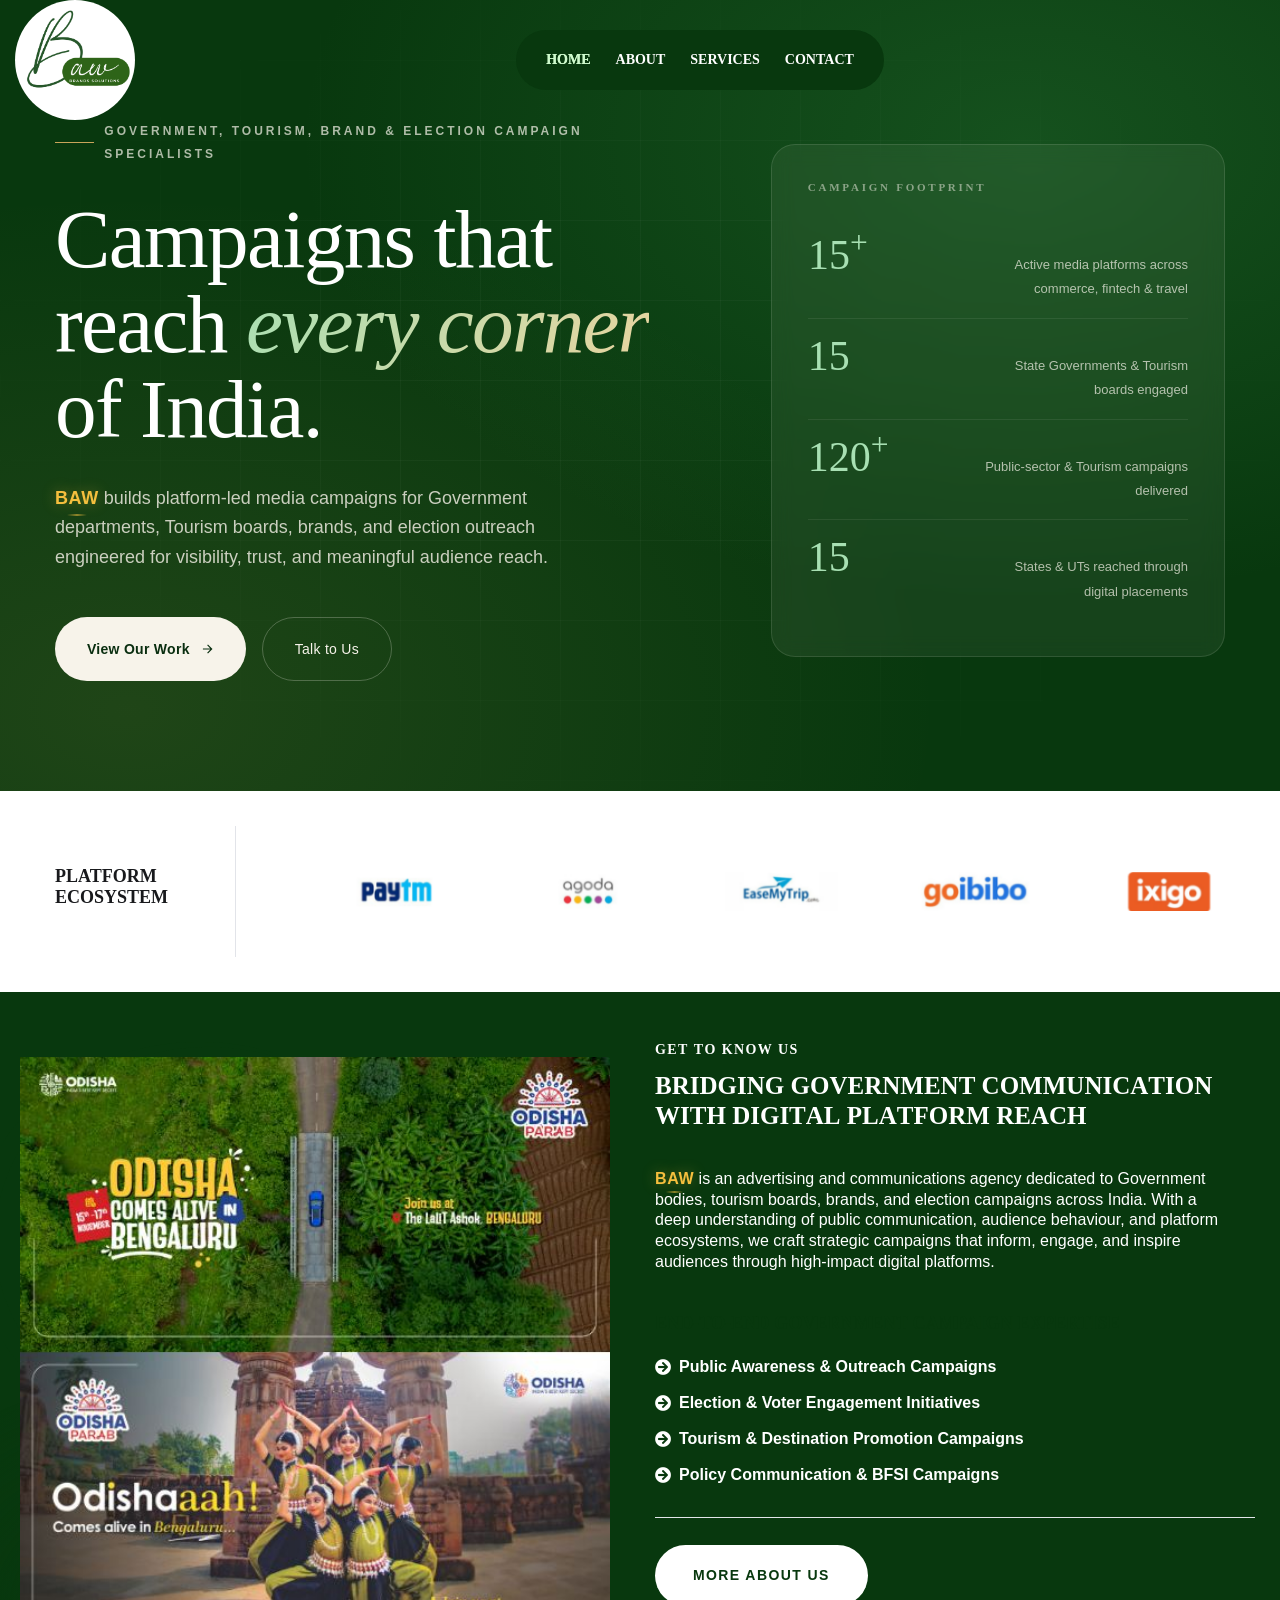
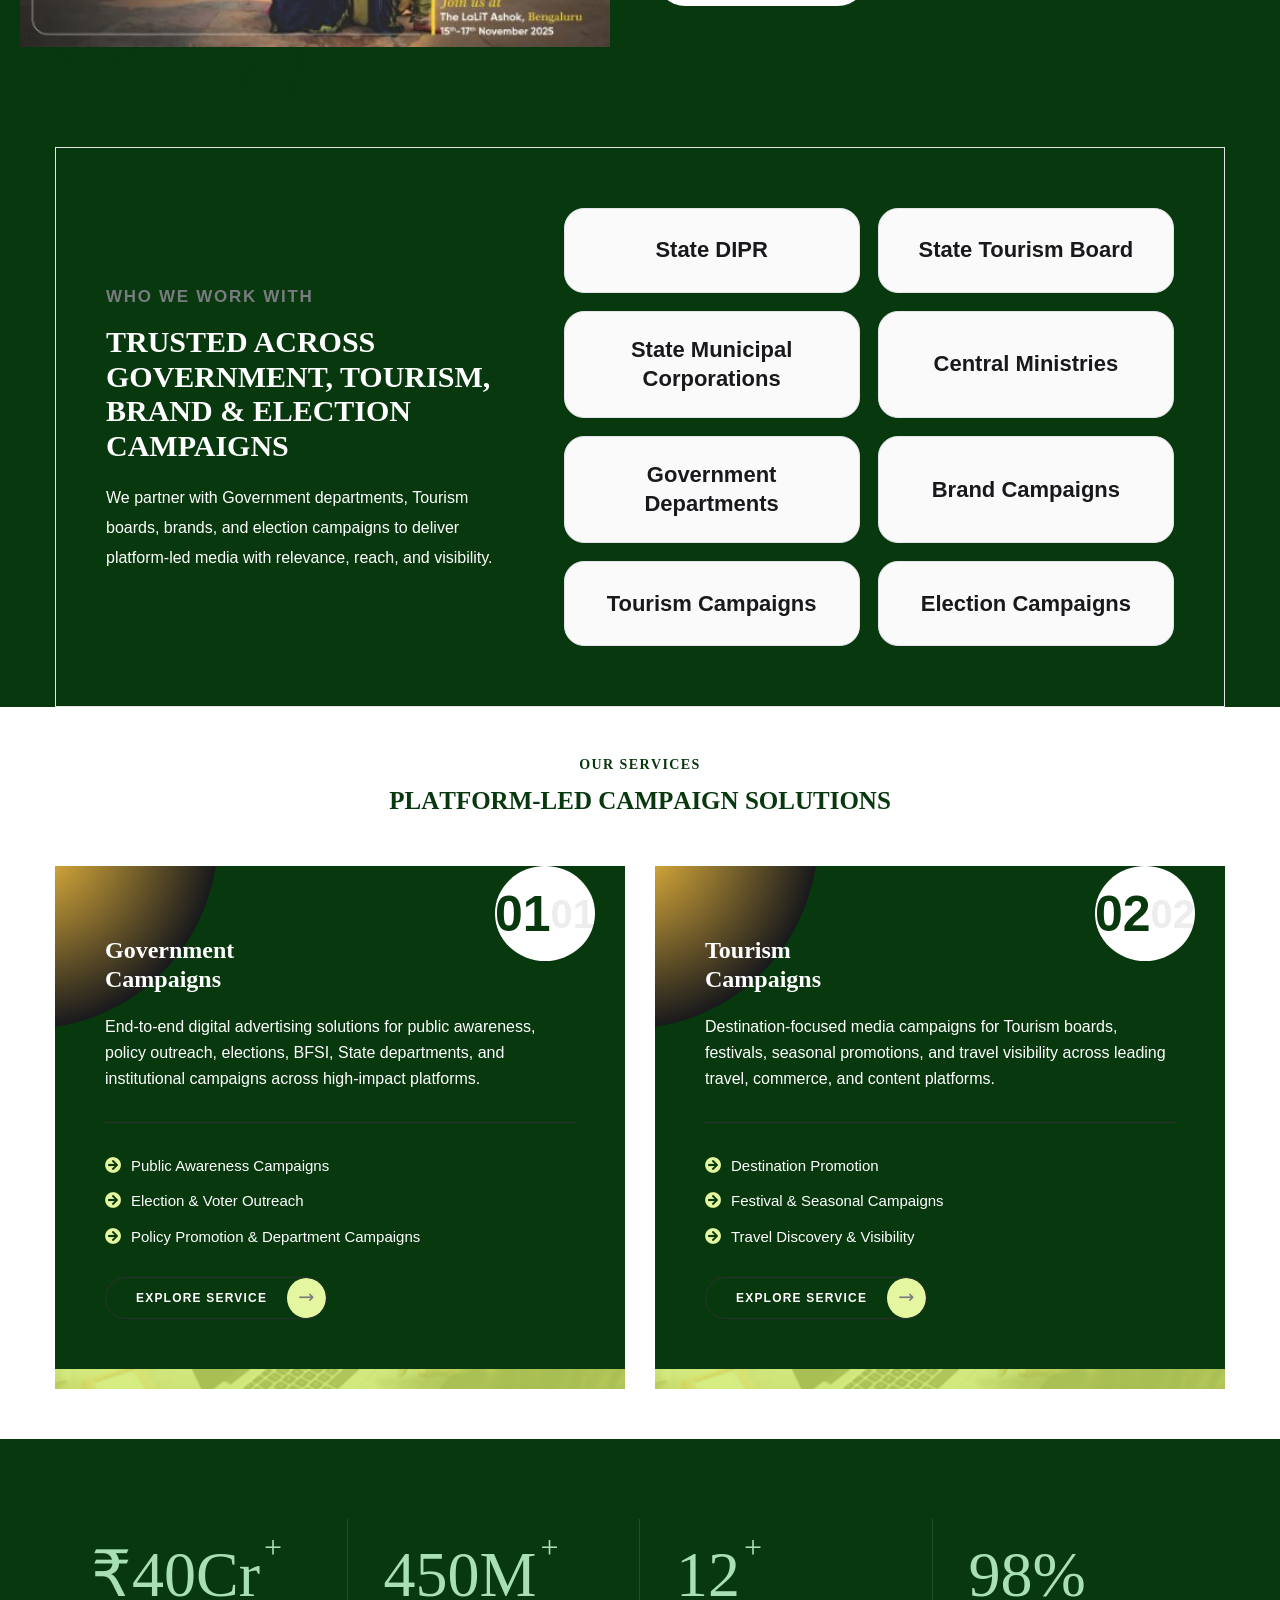
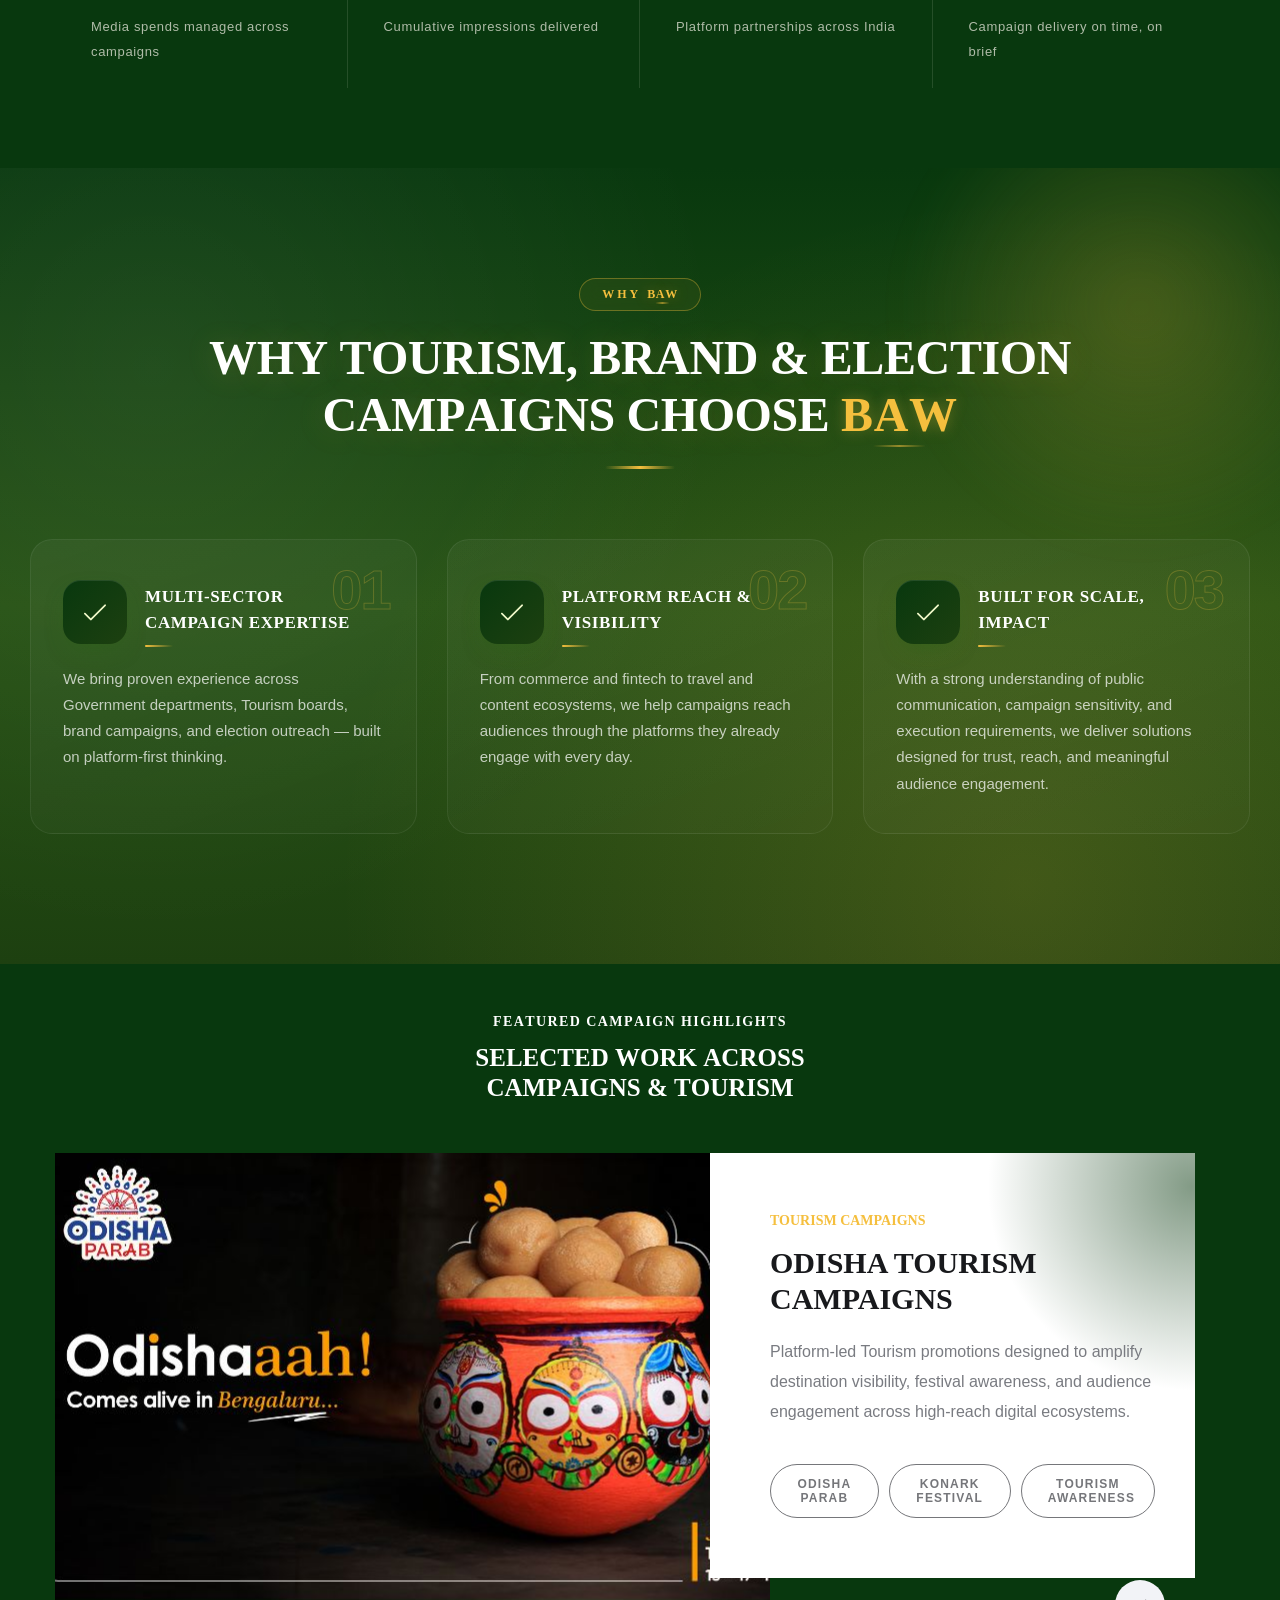
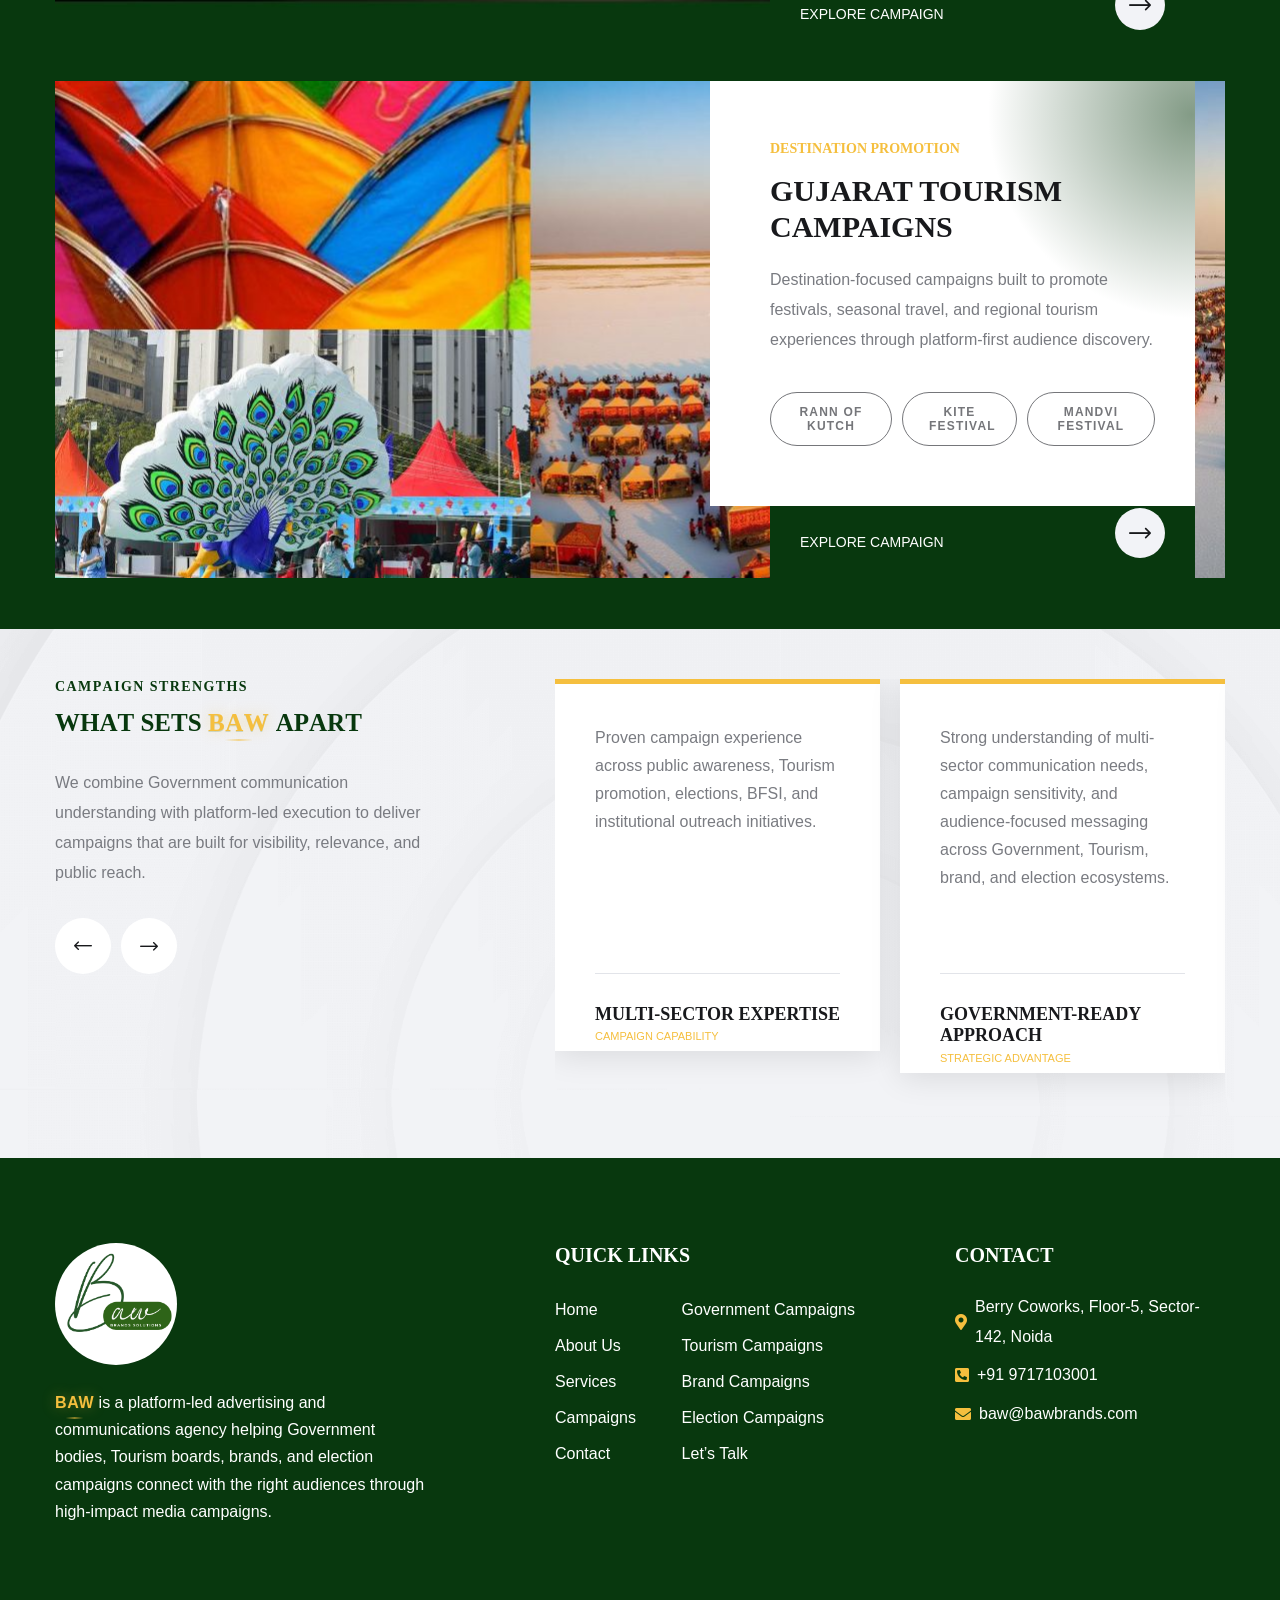
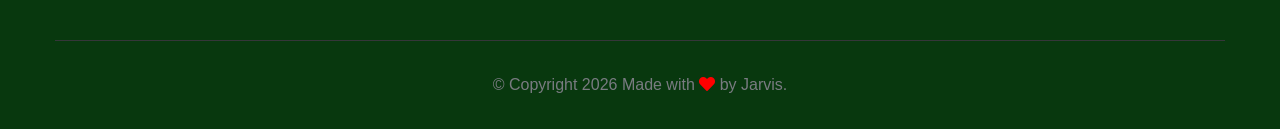
<file: index.html>
<!DOCTYPE html>
<html lang="en">

<head>
    <meta charset="UTF-8">
    <meta name="viewport" content="width=device-width, initial-scale=1.0">
    <title>BAW | Tech Platform Experts for Government & Tourism Campaigns</title>

    <!-- favicons Icons -->
    <link rel="apple-touch-icon" sizes="180x180" href="assets/images/bawlogo2.jpeg">
    <link rel="icon" type="image/png" sizes="32x32" href="assets/images/bawlogo2.jpeg">
    <link rel="icon" type="image/png" sizes="16x16" href="assets/images/bawlogo2.jpeg">
    <link rel="manifest" href="assets/images/bawlogo2.jpeg">
    <meta name="description" content="BAW is an advertising and communications agency delivering Government campaigns, tourism promotions, and public awareness initiatives through platform-led media solutions across India.">

    <!-- fonts -->
    <link rel="preconnect" href="https://fonts.googleapis.com/">
    <link rel="preconnect" href="https://fonts.gstatic.com/" crossorigin>
    <link
        href="https://fonts.googleapis.com/css2?family=Instrument+Sans:ital,wght@0,400..700;1,400..700&amp;display=swap"
        rel="stylesheet">

    <link rel="stylesheet" href="assets/vendors/bootstrap/css/bootstrap.min.css">
    <link rel="stylesheet" href="assets/vendors/bootstrap-select/bootstrap-select.min.css">
    <link rel="stylesheet" href="assets/vendors/animate/animate.min.css">
    <link rel="stylesheet" href="assets/vendors/fontawesome/css/all.min.css">
    <link rel="stylesheet" href="assets/vendors/jquery-ui/jquery-ui.css">
    <link rel="stylesheet" href="assets/vendors/jarallax/jarallax.css">
    <link rel="stylesheet" href="assets/vendors/jquery-magnific-popup/jquery.magnific-popup.css">
    <link rel="stylesheet" href="assets/vendors/nouislider/nouislider.min.css">
    <link rel="stylesheet" href="assets/vendors/nouislider/nouislider.pips.css">
    <link rel="stylesheet" href="assets/vendors/cilox-icons/style.css">
    <link rel="stylesheet" href="assets/vendors/slick/slick.css">
    <link rel="stylesheet" href="assets/vendors/owl-carousel/css/owl.carousel.min.css">
    <link rel="stylesheet" href="assets/vendors/owl-carousel/css/owl.theme.default.min.css">

    <!-- template styles -->
    <link rel="stylesheet" href="assets/css/cilox.css">
</head>

<body class="custom-cursor">

    

    <div class="preloader">
        <div class="preloader__image" style="background-image: url(assets/images/bawlogo2.jpeg);"></div>
    </div>
    <div class="page-wrapper">
        <header class="main-header main-header--two sticky-header sticky-header--normal">
            <div class="container-fluid">
                <div class="main-header__inner">
                    <div class="main-header__logo">
                        <a href="index.html">
                            <img src="assets/images/bawlogo2.jpeg" alt="baw" class="rounded-circle" width="120">
                        </a>
                    </div>
                    <nav class="main-header__nav main-menu">
                        <ul class="main-menu__list">


                            <li>
                                <a href="index.html">Home</a>
                            </li>

                            <li>
                                <a href="about.html">About</a>
                            </li>
                            <li class="dropdown">
                                <a href="services.html">Services</a>
                                <ul>
                                    <li><a href="govtcampaigns.html">Government Campaigns</a></li>
                                    <li><a href="tourism.html">Tourism Campaigns</a></li>
                                    <li><a href="brandcampaigns.html">Brand Campaigns</a></li>
                                    <li><a href="electioncampaigns.html">Election Campaigns</a></li>
                                </ul>
                            </li>
                            <li>
                                <a href="contact.html">Contact</a>
                            </li>
                        </ul>
                    </nav>
                    
                </div>
            </div>
        </header>

        <!-- main-slider-start -->
        <section class="hero">
            <div class="container">
                <div class="hero-grid">
                <div>
                    <div class="eyebrow"><span class="line"></span>Government, Tourism, Brand &amp; Election Campaign Specialists</div>
                    <h1>Campaigns that<br>reach <em>every corner</em><br>of India.</h1>
                    <p class="lead"><span class="baw-mark">BAW</span> builds platform-led media campaigns for Government departments, Tourism boards, brands, and election outreach engineered for visibility, trust, and meaningful audience reach.</p>
                    <div class="hero-actions">
                    <a href="services.html" class="btn-primary">View Our Work
                        <svg width="14" height="14" viewBox="0 0 24 24" fill="none" stroke="currentColor" stroke-width="2"><path d="M5 12h14M13 5l7 7-7 7"/></svg>
                    </a>
                    <a href="mailto:baw@bawbrands.com" class="btn-ghost">Talk to Us</a>
                    </div>
                </div>
                <div class="hero-stats">
                    <h4>Campaign Footprint</h4>
                    <div class="stat-row"><span class="num">15<sup>+</sup></span><span class="label">Active media platforms across commerce, fintech &amp; travel</span></div>
                    <div class="stat-row"><span class="num">15</span><span class="label">State Governments &amp; Tourism boards engaged</span></div>
                    <div class="stat-row"><span class="num">120<sup>+</sup></span><span class="label">Public-sector &amp; Tourism campaigns delivered</span></div>
                    <div class="stat-row"><span class="num">15</span><span class="label">States &amp; UTs reached through digital placements</span></div>
                </div>
                </div>
            </div>
        </section>
        <!-- main-slider-end -->

        <div class="client-carousel client-carousel--about wow fadeInUp" data-wow-duration='1500ms' data-wow-delay='500ms'>
            <div class="container">
                        <div class="client-carousel__inner">
                            <div class="client-carousel__left">
                                <h2 class="client-carousel__title">Platform Ecosystem</h2>
                            </div>
                            <div class="client-carousel__box">
                                <div class="client-carousel__one cilox-owl__carousel owl-theme owl-carousel" data-owl-options='{
                                "items": 5,
                                "margin": 65,
                                "smartSpeed": 500,
                                "loop":true,
                                "autoplay": true,
                                "autoplayTimeout": 1000,
                                "nav":false,
                                "dots":false,
                                "navText": ["<span class=\"icon-left-arrow\"></span>","<span class=\"icon-right-arrow\"></span>"],
                                "responsive":{
                                    "0":{
                                        "items": 2,
                                        "margin": 30
                                    },
                                    "431":{
                                        "items": 1,
                                        "margin": 30
                                    },
                                    "500":{
                                        "items": 2,
                                        "margin": 40
                                    },
                                    "768":{
                                        "items": 3,
                                        "margin": 50
                                    },
                                    "992":{
                                        "items": 4,
                                        "margin": 60
                                    },
                                    "1200":{
                                        "items": 5,
                                        "margin": 80
                                    }
                                }
                            }'>
                                    <div class="client-carousel__one__item"><img src="assets/images/tech/zepto.png" alt="cilox"></div>
                                    <div class="client-carousel__one__item"><img src="assets/images/tech/amazon.png" alt="cilox"></div>
                                    <div class="client-carousel__one__item"><img src="assets/images/tech/paytm.png" alt="cilox"></div>
                                    <div class="client-carousel__one__item"><img src="assets/images/tech/agoda.png" alt="cilox"></div>
                                    <div class="client-carousel__one__item"><img src="assets/images/tech/easemytrip.png" alt="cilox"></div>
                                    <div class="client-carousel__one__item"><img src="assets/images/tech/goibibo.png" alt="cilox"></div>
                                    <div class="client-carousel__one__item"><img src="assets/images/tech/ixigo.png" alt="cilox"></div>
                                    <div class="client-carousel__one__item"><img src="assets/images/tech/makemytrip.png" alt="cilox"></div>
                                    <div class="client-carousel__one__item"><img src="assets/images/tech/rapido.png" alt="cilox"></div>
                                    <div class="client-carousel__one__item"><img src="assets/images/tech/phonepe.png" alt="cilox"></div>
                                    <div class="client-carousel__one__item"><img src="assets/images/tech/booking.com.png" alt="cilox"></div>
                                    <div class="client-carousel__one__item"><img src="assets/images/tech/brut.png" alt="cilox"></div>
                                    <div class="client-carousel__one__item"><img src="assets/images/tech/nobrokerhood.png" alt="cilox"></div>
                                    <div class="client-carousel__one__item"><img src="assets/images/tech/skyscanner.png" alt="cilox"></div>
                                    <div class="client-carousel__one__item"><img src="assets/images/tech/spotify.png" alt="cilox"></div>
                                    <div class="client-carousel__one__item"><img src="assets/images/tech/airtel.png" alt="cilox"></div>
                                </div>
                            </div>

                        </div>
            </div>
        </div>

        <!-- ABOUT SECTION START  -->
        <section class="about-area-two section-space bgg" id="about">
            <div class="container">
                <div class="row gutter-y-10">
                    <div class="col-lg-12">
                        <div class="about-area-two__content">
                            

                            <div class="row gutter-y-40">
                                <div class="col-xl-6 col-md-6 wow fadeInLeft" data-wow-delay="300ms"
                                    data-wow-duration="1500ms">
                                    <div class="about-area-two__small-thumb">
                                        <div class="about-area-two__small-thumb__item hover:shine">
                                            <img src="assets/images/about/about-small-2-1.jpg" alt="image">
                                        </div>
                                        <div class="about-area-two__small-shape">
                                            <img src="assets/images/shapes/about-2-2-2-green.png" alt="image">
                                        </div>
                                    </div>
                                </div>

                                <div class="col-xl-6 col-md-6 wow fadeInUp" data-wow-delay="300ms"
                                    data-wow-duration="1500ms">

                                    <div class="sec-title text-left">
                                <h5 class="sec-title__tagline whhtt"> get to know us </h5>
                                <h3 class="sec-title__title whhtt">
                                    Bridging Government Communication <br> with Digital Platform Reach
                                </h3>
                            </div>

                            <p class="about-area-two__text wow fadeInUp" data-wow-delay="300ms"
                                data-wow-duration="1500ms">
                                <span class="baw-mark">BAW</span> is an advertising and communications agency dedicated to Government bodies,
                                tourism boards, brands, and election campaigns across India. With a deep understanding
                                of public communication, audience behaviour, and platform ecosystems, we craft strategic
                                campaigns that inform, engage, and inspire audiences through high-impact digital platforms.
                            </p>

                                    <div class="about-area-two__feature">

                                        <h3 class="about-area-two__feature__title">
                                            End-to-End Government Campaign Expertise
                                        </h3>

                                        <ul class="about-area-two__feature__list list-unstyled">
                                            <li><i class="fas fa-arrow-circle-right"></i> Public Awareness & Outreach Campaigns</li>
                                            <li><i class="fas fa-arrow-circle-right"></i> Election & Voter Engagement Initiatives</li>
                                            <li><i class="fas fa-arrow-circle-right"></i> Tourism & Destination Promotion Campaigns</li>
                                            <li><i class="fas fa-arrow-circle-right"></i> Policy Communication & BFSI Campaigns</li>
                                        </ul>

                                        <div class="about-area-two__btn">
                                            <a href="about.html" class="cilox-btn cilox-btn--white">
                                                <span class="cilox-btn__container">
                                                    <span class="cilox-btn__text">more about us</span>
                                                </span>
                                            </a>
                                        </div>

                                    </div>
                                </div>
                            </div>
                        </div>
                    </div>
                </div>
            </div>
        </section>
        <!-- ABOUT SECTION END  -->

        <section class="trusted-sector section-space-top pb-0 wow fadeInUp bgg" data-wow-duration="1500ms" data-wow-delay="500ms">
            <div class="container">
                <div class="trusted-sector__inner bgg">
                    <div class="row align-items-center gutter-y-30">
                        
                        <div class="col-lg-5">
                            <div class="trusted-sector__content">
                                <span class="trusted-sector__tagline">Who We Work With</span>
                                <h2 class="trusted-sector__title">
                                    Trusted Across Government, Tourism, Brand & Election Campaigns
                                </h2>
                                <p class="trusted-sector__text">
                                    We partner with Government departments, Tourism boards, brands, and election
                                    campaigns to deliver platform-led media with relevance, reach, and visibility.
                                </p>
                            </div>
                        </div>

                        <div class="col-lg-7">
                            <div class="trusted-sector__grid">
                                <div class="trusted-sector__item">State DIPR</div>
                                <div class="trusted-sector__item">State Tourism Board</div>
                                <div class="trusted-sector__item">State Municipal Corporations</div>
                                <div class="trusted-sector__item">Central Ministries</div>
                                <div class="trusted-sector__item">Government Departments</div>
                                <div class="trusted-sector__item">Brand Campaigns</div>
                                <div class="trusted-sector__item">Tourism Campaigns</div>
                                <div class="trusted-sector__item">Election Campaigns</div>
                            </div>
                        </div>

                    </div>
                </div>
            </div>
        </section>

        <!-- Service Start -->
        <section class="service-two section-space" id="services">
            <div class="container">
                <div class="sec-title text-center">
                    <h5 class="sec-title__tagline "> Our Services </h5>
                    <h3 class="sec-title__title ">Platform-Led Campaign Solutions</h3>
                </div>

                <div class="row gutter-y-30">
                    <!-- Campaigns -->
                    <div class="col-lg-6 col-md-6 col-sm-12">
                        <div class="service-two-card wow fadeInUp" data-wow-duration="1500ms" data-wow-delay="100ms">
                            <div class="service-two-card__content">
                                <div class="service-two-card__icon">
                                    <i class="icofont-megaphone-alt"></i>
                                </div>

                                <h3 class="service-two-card__title">
                                    <a href="govtcampaigns.html">Government <br> Campaigns</a>
                                </h3>

                                <p class="service-two-card__text">
                                    End-to-end digital advertising solutions for public awareness, policy outreach,
                                    elections, BFSI, State departments, and institutional campaigns across high-impact platforms.
                                </p>

                                <ul class="service-two-card__list list-unstyled">
                                    <li><i class="fas fa-arrow-circle-right"></i> Public Awareness Campaigns</li>
                                    <li><i class="fas fa-arrow-circle-right"></i> Election & Voter Outreach</li>
                                    <li><i class="fas fa-arrow-circle-right"></i> Policy Promotion & Department Campaigns</li>
                                </ul>

                                <a href="govtcampaigns.html" class="cilox-btn">
                                    <span class="cilox-btn__container">
                                        <span class="cilox-bt__text">Explore Service</span>
                                    </span>
                                    <i class="icon-right-arrow"></i>
                                </a>

                                <span class="number">01</span>
                            </div>
                            <div class="service-two-card__bottom"></div>
                        </div>
                    </div>

                    <!-- Tourism -->
                    <div class="col-lg-6 col-md-6 col-sm-12">
                        <div class="service-two-card wow fadeInUp" data-wow-duration="1500ms" data-wow-delay="300ms">
                            <div class="service-two-card__content">
                                <div class="service-two-card__icon">
                                    <i class="icofont-travelling"></i>
                                </div>

                                <h3 class="service-two-card__title">
                                    <a href="tourism.html">Tourism <br> Campaigns</a>
                                </h3>

                                <p class="service-two-card__text">
                                    Destination-focused media campaigns for Tourism boards, festivals, seasonal promotions,
                                    and travel visibility across leading travel, commerce, and content platforms.
                                </p>

                                <ul class="service-two-card__list list-unstyled">
                                    <li><i class="fas fa-arrow-circle-right"></i> Destination Promotion</li>
                                    <li><i class="fas fa-arrow-circle-right"></i> Festival & Seasonal Campaigns</li>
                                    <li><i class="fas fa-arrow-circle-right"></i> Travel Discovery & Visibility</li>
                                </ul>

                                <a href="tourism.html" class="cilox-btn">
                                    <span class="cilox-btn__container">
                                        <span class="cilox-bt__text">Explore Service</span>
                                    </span>
                                    <i class="icon-right-arrow"></i>
                                </a>

                                <span class="number">02</span>
                            </div>
                            <div class="service-two-card__bottom"></div>
                        </div>
                    </div>
                </div>
            </div>
        </section>
        <!-- Service End -->

        <!-- NUMBERS BAND -->
        <section class="numbers">
            <div class="container">
                <div class="numbers-grid">
                <div class="num-item"><div class="big">₹40Cr<sup>+</sup></div><div class="label">Media spends managed across campaigns</div></div>
                <div class="num-item"><div class="big">450M<sup>+</sup></div><div class="label">Cumulative impressions delivered</div></div>
                <div class="num-item"><div class="big">12<sup>+</sup></div><div class="label">Platform partnerships across India</div></div>
                <div class="num-item"><div class="big">98%</div><div class="label">Campaign delivery on time, on brief</div></div>
                </div>
            </div>
        </section>

        <!-- WHY CHOOSE US SECTION START  -->
        <section class="why-choose-one section-space">
            <div class="container-fluid">
                <div class="row gutter-y-30">

                    <div class="col-xl-12">
                        <div class="why-choose-one__right">
                            <div class="sec-title text-left">
                                <h5 class="sec-title__tagline "> why <span class="baw-mark">baw</span> </h5>
                                <h3 class="sec-title__title ">
                                    Why Tourism, Brand & Election Campaigns Choose <span class="baw-mark">BAW</span>
                                </h3>
                            </div>

                            <ul class="why-choose-one__list list-unstyled wow fadeInUp" data-wow-delay="300ms"
                                data-wow-duration="1500ms">

                                <li>
                                    <div class="why-choose__item">
                                        <div class="why-choose__item__top">
                                            <div class="why-choose__item__icon">
                                                <i class="icon-tick"></i>
                                            </div>
                                            <h4 class="why-choose__item__title">Multi-Sector Campaign Expertise</h4>
                                        </div>
                                        <p class="why-choose__item__text">
                                            We bring proven experience across Government departments, Tourism boards,
                                            brand campaigns, and election outreach — built on platform-first thinking.
                                        </p>
                                    </div>
                                </li>

                                <li>
                                    <div class="why-choose__item">
                                        <div class="why-choose__item__top">
                                            <div class="why-choose__item__icon">
                                                <i class="icon-tick"></i>
                                            </div>
                                            <h4 class="why-choose__item__title">Platform Reach & Visibility</h4>
                                        </div>
                                        <p class="why-choose__item__text">
                                            From commerce and fintech to travel and content ecosystems, we help campaigns
                                            reach audiences through the platforms they already engage with every day.
                                        </p>
                                    </div>
                                </li>

                                <li>
                                    <div class="why-choose__item">
                                        <div class="why-choose__item__top">
                                            <div class="why-choose__item__icon">
                                                <i class="icon-tick"></i>
                                            </div>
                                            <h4 class="why-choose__item__title">Built for Scale, Impact</h4>
                                        </div>
                                        <p class="why-choose__item__text">
                                            With a strong understanding of public communication, campaign sensitivity,
                                            and execution requirements, we deliver solutions designed for trust, reach,
                                            and meaningful audience engagement.
                                        </p>
                                    </div>
                                </li>

                            </ul>
                        </div>
                    </div>
                </div>
            </div>
        </section>
        <!-- WHY CHOOSE US SECTION END   -->

        <!-- PROJECT SHOWCASE SECTION START  -->
        <section class="project-two section-space bgg" id="project">
            <div class="container">
                <div class="sec-title text-center">
                    <h5 class="sec-title__tagline whhtt"> Featured Campaign Highlights </h5>
                    <h3 class="sec-title__title whhtt">Selected Work Across <br> Campaigns & Tourism</h3>
                </div>

                <div class="row">
                    <div class="col-12">
                        <div class="project-two__box">

                            <!-- Project 1 -->
                            <div class="project-two__item project-stack">
                                <div class="project-two__thumb hover:shine"
                                    style="background-image: url(assets/images/project/project-2-1.jpg);"></div>
                                <div class="project-two__content">
                                    <div class="project-two__content__inner">
                                        <h6 class="project-two__subtitle">Tourism Campaigns</h6>
                                        <h2 class="project-two__title">Odisha Tourism Campaigns</h2>
                                        <p class="project-two__text">
                                            Platform-led Tourism promotions designed to amplify destination visibility,
                                            festival awareness, and audience engagement across high-reach digital ecosystems.
                                        </p>
                                        <div class="project-two__tag">
                                            <button class="cilox-btn">Odisha Parab</button>
                                            <button class="cilox-btn">Konark Festival</button>
                                            <button class="cilox-btn">Tourism Awareness</button>
                                        </div>
                                    </div>
                                    <div class="project-two__content__bottom">
                                        <span>Explore Campaign</span>
                                        <a href="tourism.html" class="cilox-btn__icon"><i class="icon-right-arrow"></i></a>
                                    </div>
                                </div>
                            </div>

                            <!-- Project 2 -->
                            <div class="project-two__item project-stack">
                                <div class="project-two__thumb hover:shine"
                                    style="background-image: url(assets/images/project/project-2-2.jpg);"></div>
                                <div class="project-two__content">
                                    <div class="project-two__content__inner">
                                        <h6 class="project-two__subtitle">Destination Promotion</h6>
                                        <h2 class="project-two__title">Gujarat Tourism Campaigns</h2>
                                        <p class="project-two__text">
                                            Destination-focused campaigns built to promote festivals, seasonal travel,
                                            and regional tourism experiences through platform-first audience discovery.
                                        </p>
                                        <div class="project-two__tag">
                                            <button class="cilox-btn">Rann of Kutch</button>
                                            <button class="cilox-btn">Kite Festival</button>
                                            <button class="cilox-btn">Mandvi Festival</button>
                                        </div>
                                    </div>
                                    <div class="project-two__content__bottom">
                                        <span>Explore Campaign</span>
                                        <a href="tourism.html" class="cilox-btn__icon"><i class="icon-right-arrow"></i></a>
                                    </div>
                                </div>
                            </div>

                        </div>
                    </div>
                </div>
            </div>
        </section>
        <!-- PROJECT SHOWCASE SECTION END  -->

        <!-- TESTIMONIAL STARTS  -->
        <section class="testimonials-one section-space" id="testimonial">
            <div class="testimonials-one__bg"
                style="background-image: url(assets/images/shapes/testimonials-bg-1-1.png);"></div>
            <div class="container">
                <div class="row gutter-y-30">

                    <div class="col-lg-5 wow fadeInLeft" data-wow-delay="100ms" data-wow-duration="1500ms">
                        <div class="testimonials-one__content">
                            <div class="sec-title text-left">
                                <h5 class="sec-title__tagline "> Campaign strengths </h5>
                                <h3 class="sec-title__title ">What Sets <span class="baw-mark">BAW</span> Apart</h3>
                            </div>

                            <p class="testimonials-one__top__text">
                                We combine Government communication understanding with platform-led execution
                                to deliver campaigns that are built for visibility, relevance, and public reach.
                            </p>

                            <div class="testimonials-one__custome-navs"></div>

                        </div>
                    </div>

                    <div class="col-lg-7 wow fadeInRight" data-wow-delay="100ms" data-wow-duration="1500ms">
                        <div class="testimonials-one__carousel-box">
                            <div class="testimonials-one__carousel cilox-owl__carousel cilox-owl__carousel--basic-nav owl-carousel owl-theme"
                                data-owl-options='{
                                "items": 1,
                                "margin": 20,
                                "navContainer": ".testimonials-one__custome-navs",
                                "loop": true,
                                "smartSpeed": 700,
                                "nav": true,
                                "dots": false,
                                "navText": ["<span class=\"icon-right-arrow\"></span>","<span class=\"icon-right-arrow\"></span>"],
                                "autoplay": true,
                                "autoplayHoverPause": true,
                                "responsive": {
                                    "0": {
                                        "items": 1
                                    },
                                    "768": {
                                        "items": 2
                                    },
                                    "992": {
                                        "items": 2
                                    },
                                    "1500": {
                                        "items": 3
                                    }
                                }
                            }'>

                                <!-- Item 1 -->
                                <div class="item">
                                    <div class="testimonials-card wow fadeInUp" data-wow-duration="1500ms"
                                        data-wow-delay="000ms">
                                        
                                        <p class="testimonials-card__text">
                                            Proven campaign experience across public awareness, Tourism promotion,
                                            elections, BFSI, and institutional outreach initiatives.
                                        </p>
                                        <div class="testimonials-card__autor">
                                            <h4 class="testimonials-card__author">Multi-Sector Expertise</h4>
                                            <span class="testimonials-card__desgreption">Campaign Capability</span>
                                        </div>
                                        
                                    </div>
                                </div>

                                <!-- Item 2 -->
                                <div class="item">
                                    <div class="testimonials-card wow fadeInUp" data-wow-duration="1500ms"
                                        data-wow-delay="100ms">
                                        
                                        <p class="testimonials-card__text">
                                            Strong understanding of multi-sector communication needs, campaign sensitivity,
                                            and audience-focused messaging across Government, Tourism, brand, and election ecosystems.
                                        </p>
                                        <div class="testimonials-card__autor">
                                            <h4 class="testimonials-card__author">Government-Ready Approach</h4>
                                            <span class="testimonials-card__desgreption">Strategic Advantage</span>
                                        </div>
                                    </div>
                                </div>

                                <!-- Item 3 -->
                                <div class="item">
                                    <div class="testimonials-card wow fadeInUp" data-wow-duration="1500ms"
                                        data-wow-delay="200ms">
                                        
                                        <p class="testimonials-card__text">
                                            Platform-led planning across commerce, fintech, travel, content,
                                            and mobility ecosystems for stronger visibility and audience reach.
                                        </p>
                                        <div class="testimonials-card__autor">
                                            <h4 class="testimonials-card__author">Platform Intelligence</h4>
                                            <span class="testimonials-card__desgreption">Media Strength</span>
                                        </div>
                                    </div>
                                </div>

                                <!-- Item 4 -->
                                <div class="item">
                                    <div class="testimonials-card wow fadeInUp" data-wow-duration="1500ms"
                                        data-wow-delay="300ms">
                                        
                                        <p class="testimonials-card__text">
                                            Campaign execution built to support visibility across both digital placements
                                            and last-mile communication opportunities where needed.
                                        </p>
                                        <div class="testimonials-card__autor">
                                            <h4 class="testimonials-card__author">End-to-End Execution</h4>
                                            <span class="testimonials-card__desgreption">Delivery Strength</span>
                                        </div>
                                    </div>
                                </div>

                                <!-- Item 5 -->
                                <div class="item">
                                    <div class="testimonials-card wow fadeInUp" data-wow-duration="1500ms"
                                        data-wow-delay="000ms">
                                        
                                        <p class="testimonials-card__text">
                                            Experience supporting Tourism boards, State departments, public institutions,
                                            and destination-led campaigns across India.
                                        </p>
                                        <div class="testimonials-card__autor">
                                            <h4 class="testimonials-card__author">Institutional Trust</h4>
                                            <span class="testimonials-card__desgreption">Sector Experience</span>
                                        </div>
                                    </div>
                                </div>

                                <!-- Item 6 -->
                                <div class="item">
                                    <div class="testimonials-card wow fadeInUp" data-wow-duration="1500ms"
                                        data-wow-delay="100ms">
                                        
                                        <p class="testimonials-card__text">
                                            Designed to help campaigns connect with audiences through formats, placements,
                                            and platforms that feel native and engaging.
                                        </p>
                                        <div class="testimonials-card__autor">
                                            <h4 class="testimonials-card__author">Audience Relevance</h4>
                                            <span class="testimonials-card__desgreption">Communication Impact</span>
                                        </div>
                                    </div>
                                </div>

                            </div>
                        </div>
                    </div>
                </div>
            </div>
        </section>
        <!-- TESTIMONIAL ENDS   -->

        <footer class="main-footer">
            <div class="main-footer__bg" style="background-color:#08380e"></div>
            <div class="main-footer__middle">
                <div class="container">
                    <div class="row gutter-y-40">

                        <!-- Footer About -->
                        <div class="col-md-6 col-xl-4 col-lg-4 wow fadeInUp" data-wow-delay="00ms">
                            <a href="index.html" class="footer-logo">
                                <img src="assets/images/bawlogo2.jpeg" width="122" alt="BAW Logo" class="rounded-circle">
                            </a>

                            <div class="footer-widget footer-widget--about mt-4">
                                <p class="footer-widget__text">
                                    <span class="baw-mark">BAW</span> is a platform-led advertising and communications agency helping Government bodies,
                                    Tourism boards, brands, and election campaigns connect with the right audiences
                                    through high-impact media campaigns.
                                </p>

                            </div>
                        </div>

                        <!-- Footer Links -->
                        <div class="col-md-6 offset-xl-1 col-xl-3 col-lg-4 wow fadeInUp" data-wow-delay="200ms">
                            <div class="footer-widget footer-widget--links">
                                <h2 class="footer-widget__title">Quick Links</h2>
                                <div class="footer-widget__inner">
                                    <ul class="list-unstyled footer-widget__links">
                                        <li><a href="index.html">Home</a></li>
                                        <li><a href="about.html">About Us</a></li>
                                        <li><a href="services.html">Services</a></li>
                                        <li><a href="govtcampaigns.html">Campaigns</a></li>
                                        <li><a href="contact.html">Contact</a></li>
                                    </ul>

                                    <ul class="list-unstyled footer-widget__links">
                                        <li><a href="govtcampaigns.html">Government Campaigns</a></li>
                                        <li><a href="tourism.html">Tourism Campaigns</a></li>
                                        <li><a href="brandcampaigns.html">Brand Campaigns</a></li>
                                        <li><a href="electioncampaigns.html">Election Campaigns</a></li>
                                        <li><a href="contact.html">Let’s Talk</a></li>
                                    </ul>
                                </div>
                            </div>
                        </div>

                        <!-- Footer Contact -->
                        <div class="col-md-6 offset-xl-1 col-xl-3 col-lg-4 wow fadeInUp" data-wow-delay="300ms">
                            <div class="footer-widget footer-widget--mail">
                                <h2 class="footer-widget__title">Contact</h2>

                                <ul class="list-unstyled footer-widget__contant">
                                    <li>
                                        <a href="https://maps.app.goo.gl/rvNPSxW3k4PLUY1T8" target="_blank">
                                            <i class="fas fa-map-marker-alt"></i>
                                            Berry Coworks, Floor-5, Sector-142, Noida
                                        </a>
                                    </li>
                                    <li>
                                        <a href="tel:+919717103001">
                                            <i class="fas fa-phone-square-alt"></i> +91 9717103001
                                        </a>
                                    </li>
                                    <li>
                                        <a href="mailto:baw@bawbrands.com">
                                            <i class="fas fa-envelope"></i> baw@bawbrands.com
                                        </a>
                                    </li>
                                </ul>
                            </div>
                        </div>

                    </div>
                </div>
            </div>
            <div class="main-footer__bottom  wow fadeInUp" data-wow-delay="00ms">
                <div class="container">
                    <div class="main-footer__bottom__inner">
                        <p class="main-footer__copyright"> &copy; Copyright <span class="dynamic-year"></span> Made with <i class="fa fa-heart" style="color:red"></i> by Jarvis. </p>
                    </div>
                </div>
            </div>
        </footer>
    </div>
    <div class="mobile-nav__wrapper">
        <div class="mobile-nav__overlay mobile-nav__toggler"></div>
        <div class="mobile-nav__content">
            <span class="mobile-nav__close mobile-nav__toggler"><i class="fa fa-times"></i></span>

            <div class="logo-box">
                <a href="index.html" aria-label="logo image"><img src="assets/images/bawlogo2.jpeg" width="123"
                        alt="logo" class="rounded-circle"></a>
            </div>
            <div class="mobile-nav__container"></div>

            <ul class="mobile-nav__contact list-unstyled">
                <li>
                    <i class="fa fa-envelope"></i>
                    <a href="mailto:baw@bawbrands.com">baw@bawbrands.com</a>
                </li>
                <li>
                    <i class="fa fa-phone-alt"></i>
                    <a href="tel:9717103001">+91 9717103001</a>
                </li>
            </ul>
            <div class="mobile-nav__social">
                <a href="https://facebook.com/">
                    <i class="icon-facebook"></i>
                    <span class="sr-only">Facebook</span>
                </a>
                <a href="https://pinterest.com/">
                    <i class="icon-instagram"></i>
                    <span class="sr-only">Instagram</span>
                </a>
                <a href="https://twitter.com/">
                    <i class="icon-twitter"></i>
                    <span class="sr-only">Twitter</span>
                </a>
                <a href="https://youtube.com/">
                    <i class="icon-youtube"></i>
                    <span class="sr-only">Youtube</span>
                </a>
            </div>
        </div>
    </div>

    <div id="scroll-top" class="scroll-top">
        <span id="scroll-top-value" class="scroll-top-value"></span>
    </div>

    <script src="assets/vendors/jquery/jquery-3.7.1.min.js"></script>
    <script src="assets/vendors/bootstrap/js/bootstrap.bundle.min.js"></script>
    <script src="assets/vendors/bootstrap-select/bootstrap-select.min.js"></script>
    <script src="assets/vendors/jarallax/jarallax.min.js"></script>
    <script src="assets/vendors/jquery-ui/jquery-ui.js"></script>
    <script src="assets/vendors/jquery-ajaxchimp/jquery.ajaxchimp.min.js"></script>
    <script src="assets/vendors/jquery-appear/jquery.appear.min.js"></script>
    <script src="assets/vendors/jquery-magnific-popup/jquery.magnific-popup.min.js"></script>
    <script src="assets/vendors/jquery-validate/jquery.validate.min.js"></script>
    <script src="assets/vendors/nouislider/nouislider.min.js"></script>
    <script src="assets/vendors/wnumb/wNumb.min.js"></script>
    <script src="assets/vendors/owl-carousel/js/owl.carousel.min.js"></script>
    <script src="assets/vendors/wow/wow.js"></script>
    <script src="assets/vendors/imagesloaded/imagesloaded.min.js"></script>
    <script src="assets/vendors/isotope/isotope.js"></script>
    <script src="assets/vendors/slick/slick.min.js"></script>
    <script src="assets/vendors/countdown/countdown.min.js"></script>
    <script src="assets/vendors/jquery-lettering/jquery.lettering.min.js"></script>

    <!-- gsap js -->
    <script src="assets/vendors/gsap/gsap.js"></script>
    <script src="assets/vendors/gsap/scrolltrigger.min.js"></script>
    <script src="assets/vendors/gsap/splittext.min.js"></script>
    <script src="assets/vendors/gsap/cilox-split.js"></script>

    <!-- template js -->
    <script src="assets/js/cilox.js"></script>
</body>


</html>
</file>
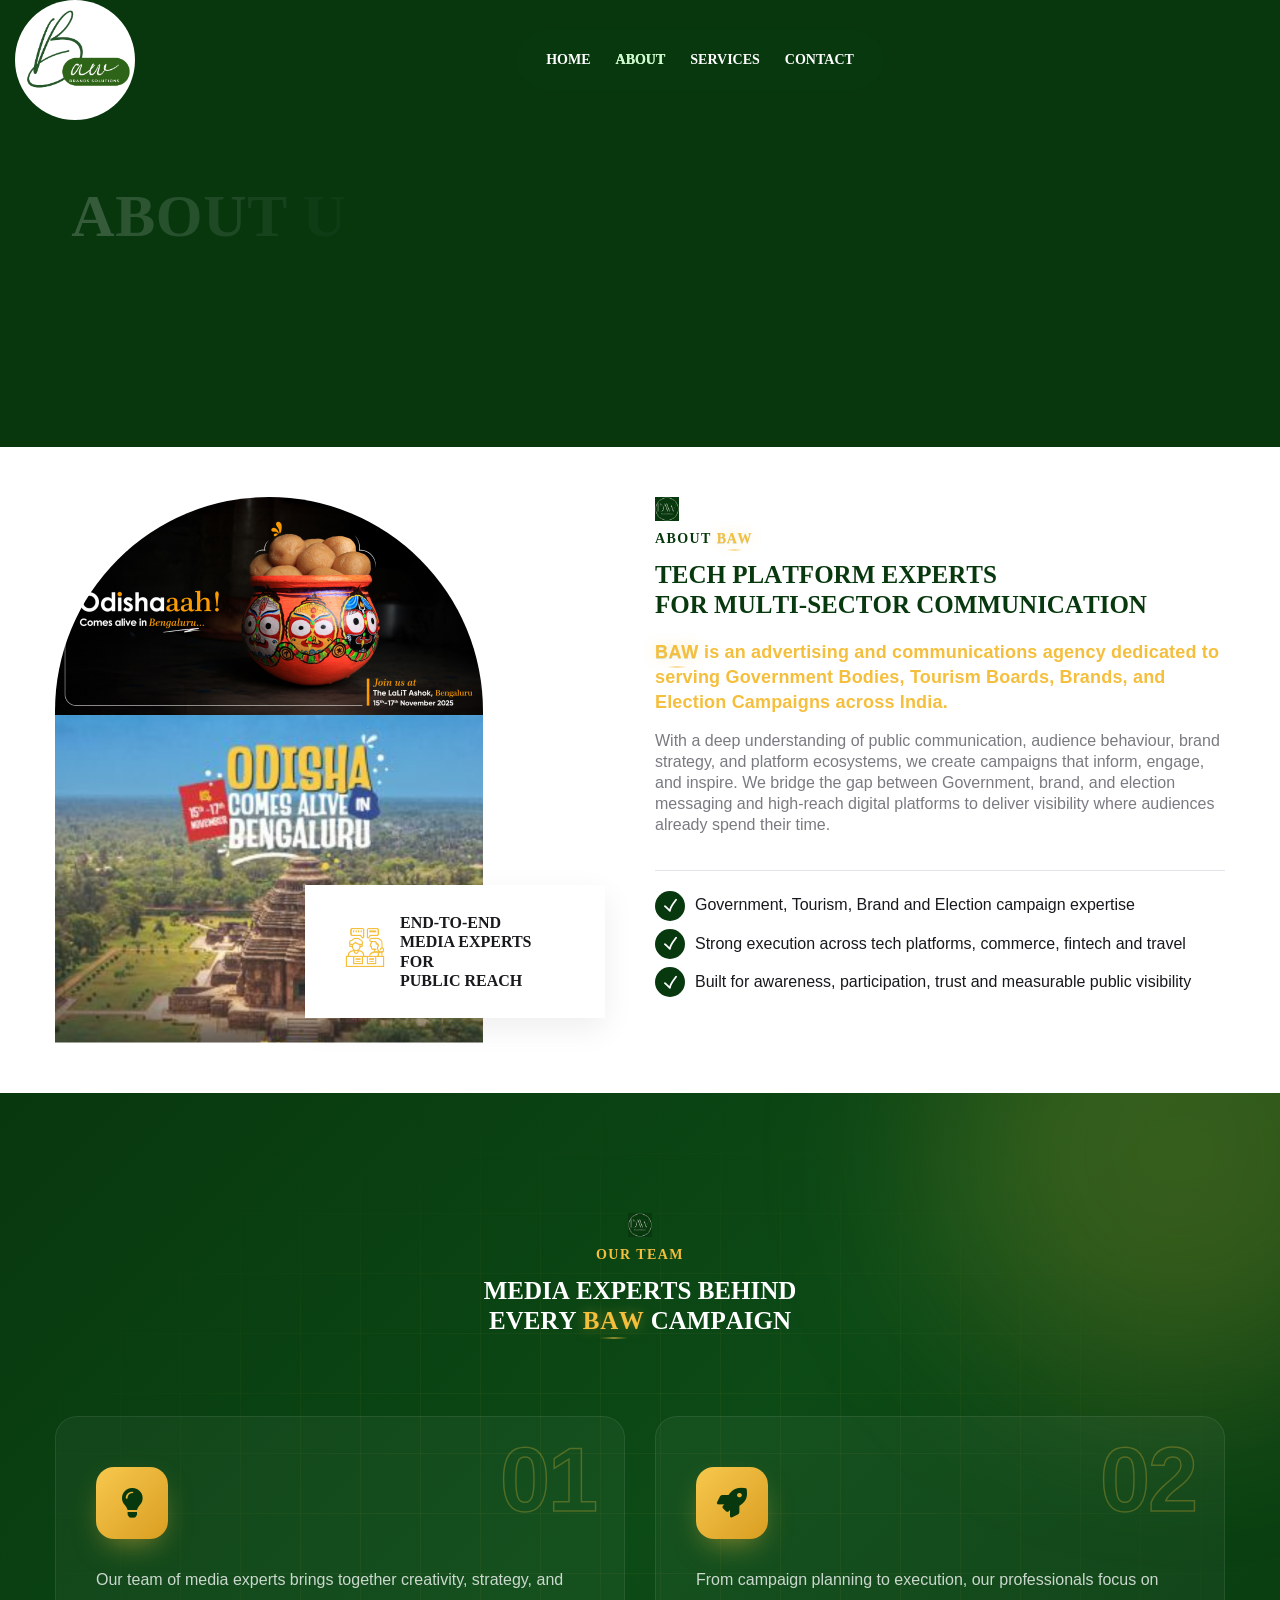
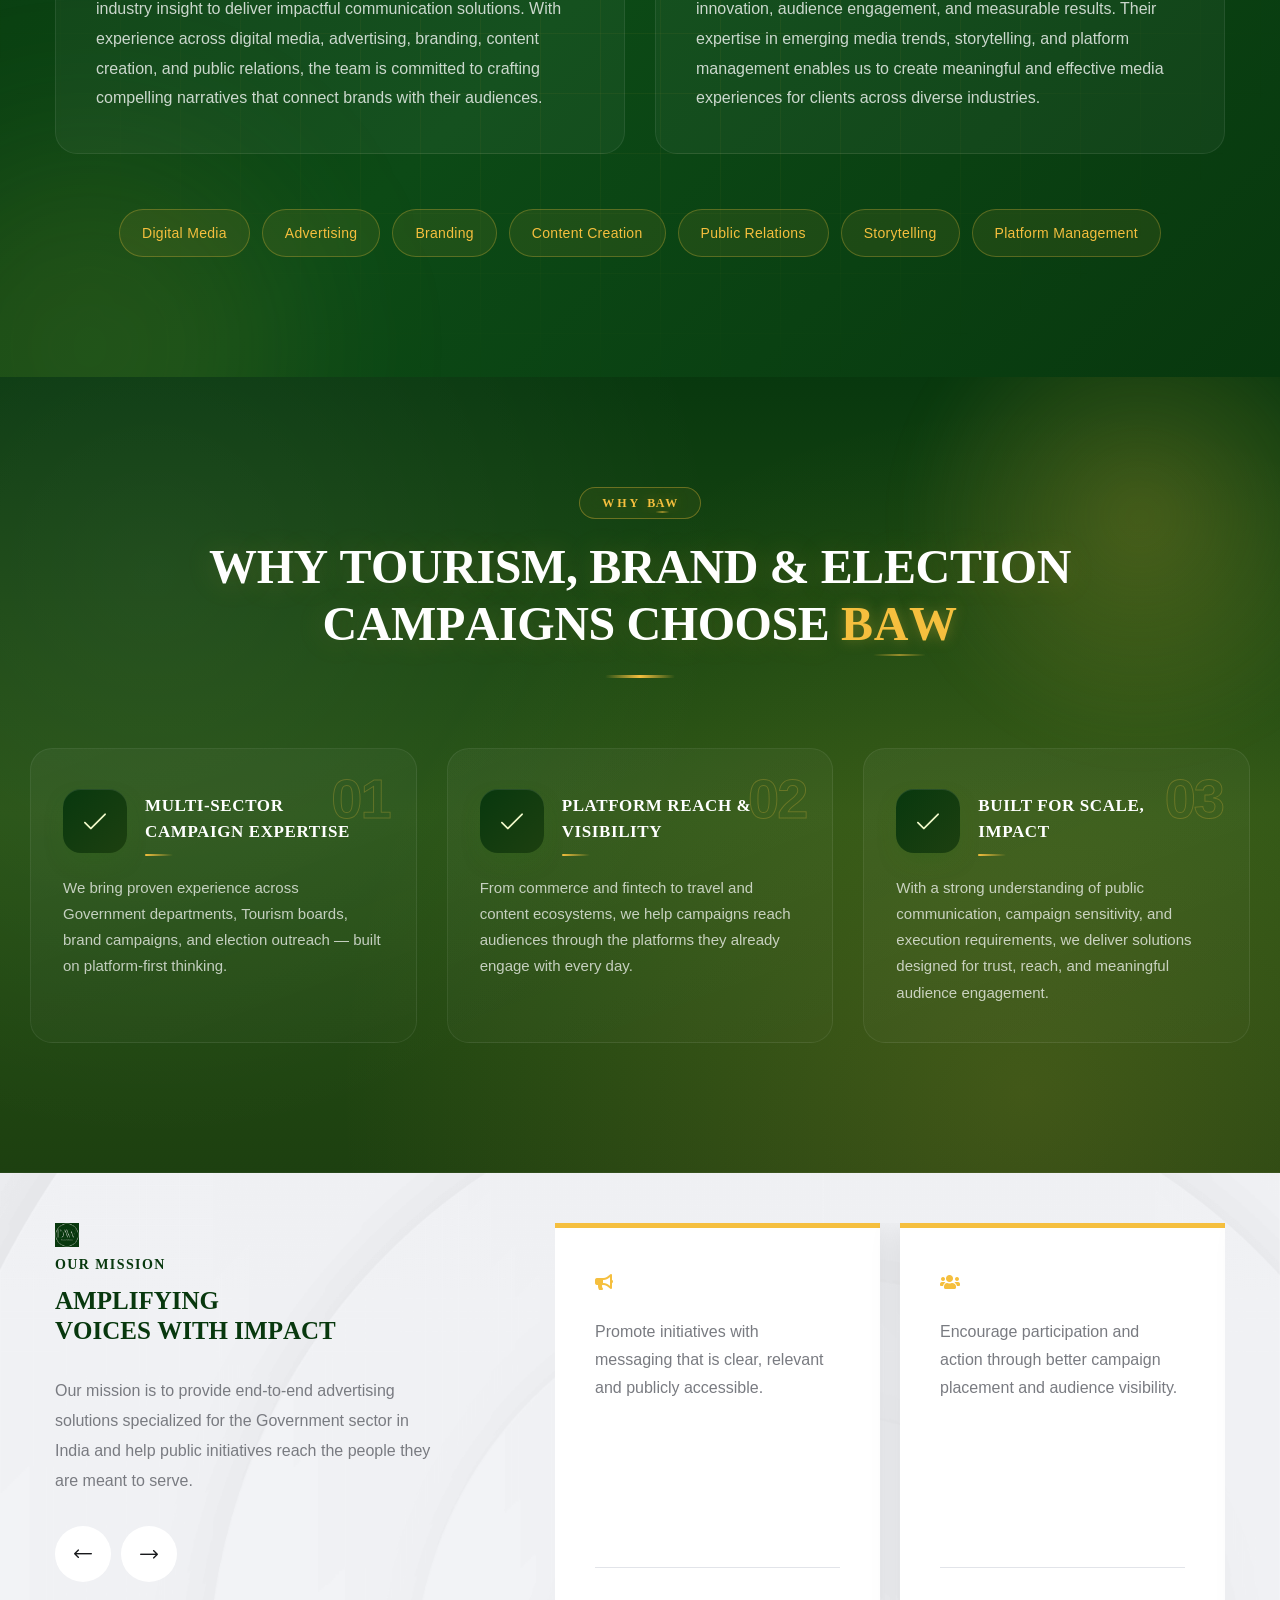
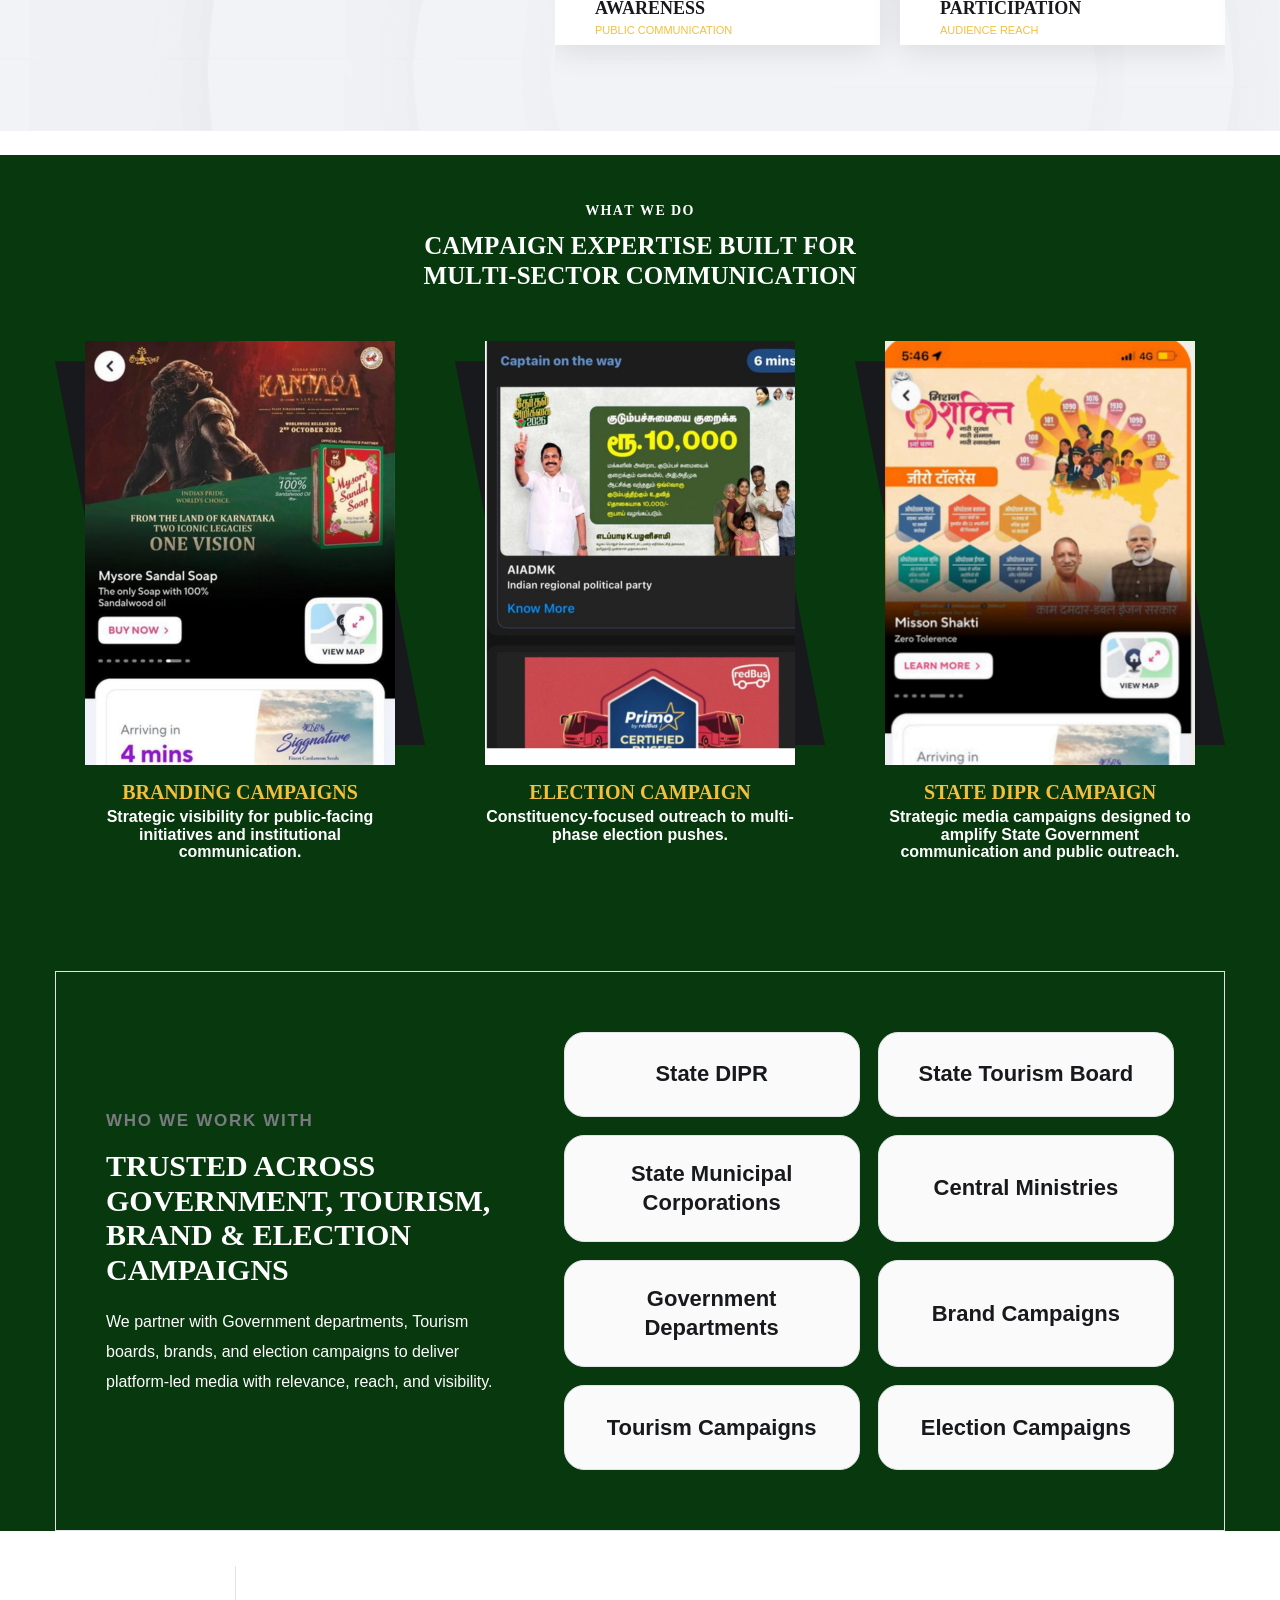
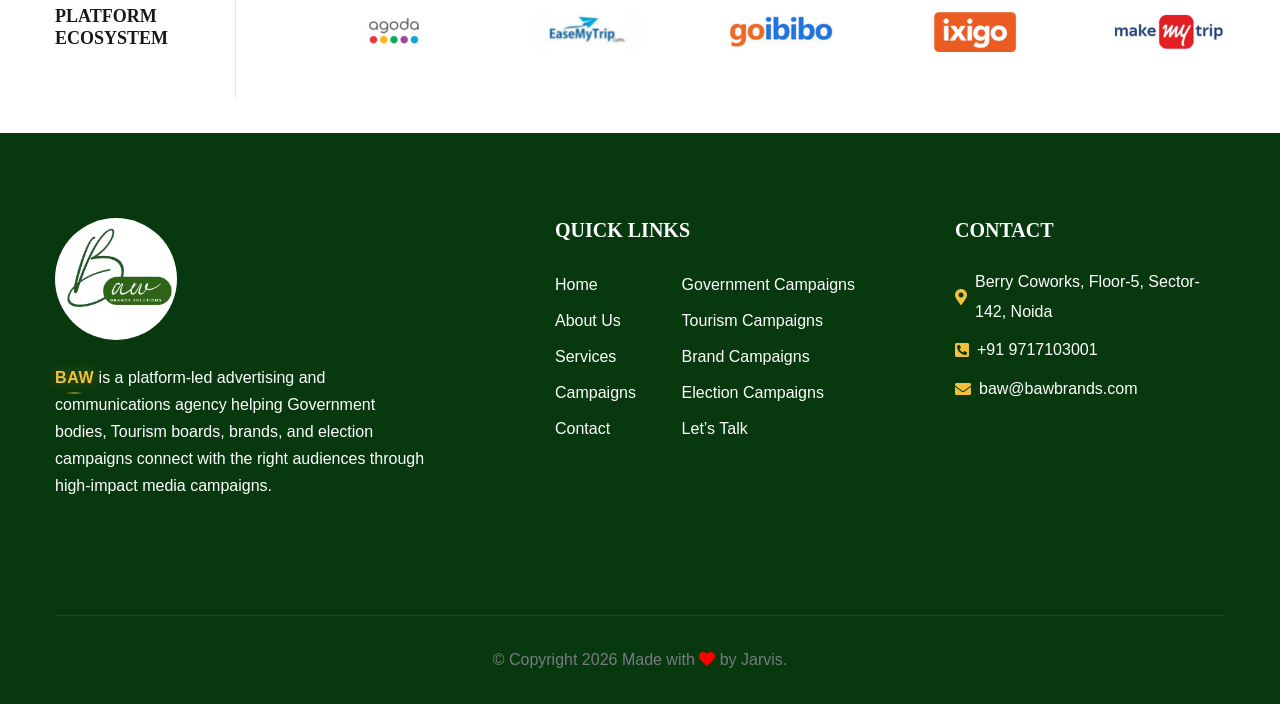
<file: about.html>
<!DOCTYPE html>
<html lang="en">

<head>
    <meta charset="UTF-8">
    <meta name="viewport" content="width=device-width, initial-scale=1.0">
    <title>About | BAW | Tech Platform Experts for Government & Tourism Campaigns</title>

    <!-- favicons Icons -->
    <link rel="apple-touch-icon" sizes="180x180" href="assets/images/bawlogo2.jpeg">
    <link rel="icon" type="image/png" sizes="32x32" href="assets/images/bawlogo2.jpeg">
    <link rel="icon" type="image/png" sizes="16x16" href="assets/images/bawlogo2.jpeg">
    <link rel="manifest" href="assets/images/bawlogo2.jpeg">
    <meta name="description" content="BAW is an advertising and communications agency delivering Government campaigns, Tourism promotions, and public awareness initiatives through platform-led media solutions across India.">

    <!-- fonts -->
    <link rel="preconnect" href="https://fonts.googleapis.com/">
    <link rel="preconnect" href="https://fonts.gstatic.com/" crossorigin>
    <link
        href="https://fonts.googleapis.com/css2?family=Instrument+Sans:ital,wght@0,400..700;1,400..700&amp;display=swap"
        rel="stylesheet">

    <link rel="stylesheet" href="assets/vendors/bootstrap/css/bootstrap.min.css">
    <link rel="stylesheet" href="assets/vendors/bootstrap-select/bootstrap-select.min.css">
    <link rel="stylesheet" href="assets/vendors/animate/animate.min.css">
    <link rel="stylesheet" href="assets/vendors/fontawesome/css/all.min.css">
    <link rel="stylesheet" href="assets/vendors/jquery-ui/jquery-ui.css">
    <link rel="stylesheet" href="assets/vendors/jarallax/jarallax.css">
    <link rel="stylesheet" href="assets/vendors/jquery-magnific-popup/jquery.magnific-popup.css">
    <link rel="stylesheet" href="assets/vendors/nouislider/nouislider.min.css">
    <link rel="stylesheet" href="assets/vendors/nouislider/nouislider.pips.css">
    <link rel="stylesheet" href="assets/vendors/cilox-icons/style.css">
    <link rel="stylesheet" href="assets/vendors/slick/slick.css">
    <link rel="stylesheet" href="assets/vendors/owl-carousel/css/owl.carousel.min.css">
    <link rel="stylesheet" href="assets/vendors/owl-carousel/css/owl.theme.default.min.css">

    <!-- template styles -->
    <link rel="stylesheet" href="assets/css/cilox.css">
</head>

<body class="custom-cursor">

    

    <div class="preloader">
        <div class="preloader__image" style="background-image: url(assets/images/bawlogo2.jpeg);"></div>
    </div>
    <div class="page-wrapper">
        <header class="main-header main-header--two sticky-header sticky-header--normal">
            <div class="container-fluid">
                <div class="main-header__inner">
                    <div class="main-header__logo">
                        <a href="index.html">
                            <img src="assets/images/bawlogo2.jpeg" alt="baw" class="rounded-circle" width="120">
                        </a>
                    </div>
                    <nav class="main-header__nav main-menu">
                        <ul class="main-menu__list">


                            <li>
                                <a href="index.html">Home</a>
                            </li>

                            <li>
                                <a href="about.html">About</a>
                            </li>
                            <li class="dropdown">
                                <a href="services.html">Services</a>
                                <ul>
                                    <li><a href="govtcampaigns.html">Government Campaigns</a></li>
                                    <li><a href="tourism.html">Tourism Campaigns</a></li>
                                    <li><a href="brandcampaigns.html">Brand Campaigns</a></li>
                                    <li><a href="electioncampaigns.html">Election Campaigns</a></li>
                                </ul>
                            </li>
                            <li>
                                <a href="contact.html">Contact</a>
                            </li>
                        </ul>
                    </nav>
                    
                </div>
            </div>
        </header>
        <section class="page-header">
            <div class="page-header__bg"></div>
            <div class="container">
                <div class="page-header__inner">
                    <h2 class="page-header__title bw-split-in-right">About Us</h2>
                    
                </div>
            </div>
        </section>
        <section class="about-one section-space">
            <div class="container">
                <div class="row gutter-y-30">
                    <div class="col-lg-6">
                        <div class="about-one__image">
                            <div class="about-one__image__thumb bw-img-anim-left hover:shine">
                                <img src="assets/images/about/about-1-1.png" alt="About BAW">
                            </div>
                            <div class="about-one__feature wow fadeInUp" data-wow-delay="300ms" data-wow-duration="1500ms">
                                <div class="about-one__feature__icon">
                                    <i class="icon-consulting"></i>
                                </div>
                                <h4 class="about-one__feature__title">End-to-End <br> Media Experts for <br> Public Reach</h4>
                            </div>
                        </div>
                    </div>

                    <div class="col-lg-6">
                        <div class="about-one__content">
                            <div class="sec-title text-left">
                                <img src="assets/images/shapes/sec-1-2.png" width="24" alt="icon-image" class="sec-title__image">
                                <h5 class="sec-title__tagline "> about <span class="baw-mark">baw</span> </h5>
                                <h3 class="sec-title__title ">Tech Platform Experts <br> for Multi-Sector Communication</h3>
                            </div>

                            <p class="about-one__top__text wow fadeInUp" data-wow-delay="300ms" data-wow-duration="1500ms">
                                <span class="baw-mark">BAW</span> is an advertising and communications agency dedicated to serving Government Bodies,
                                Tourism Boards, Brands, and Election Campaigns across India.
                            </p>

                            <p class="about-one__text wow fadeInUp" data-wow-delay="300ms" data-wow-duration="1500ms">
                                With a deep understanding of public communication, audience behaviour, brand strategy,
                                and platform ecosystems, we create campaigns that inform, engage, and inspire.
                                We bridge the gap between Government, brand, and election messaging and high-reach
                                digital platforms to deliver visibility where audiences already spend their time.
                            </p>

                            <ul class="about-one__feature__list list-unstyled wow fadeInUp" data-wow-delay="300ms" data-wow-duration="1500ms">
                                <li class="about-one__feature__list__item">
                                    <span class="about-one__icon"><i class="icon-draw-check-mark"></i></span>
                                    Government, Tourism, Brand and Election campaign expertise
                                </li>
                                <li class="about-one__feature__list__item">
                                    <span class="about-one__icon"><i class="icon-draw-check-mark"></i></span>
                                    Strong execution across tech platforms, commerce, fintech and travel
                                </li>
                                <li class="about-one__feature__list__item">
                                    <span class="about-one__icon"><i class="icon-draw-check-mark"></i></span>
                                    Built for awareness, participation, trust and measurable public visibility
                                </li>
                            </ul>
                        </div>
                    </div>
                </div>
            </div>
        </section>

        <!-- OUR TEAM OF MEDIA EXPERTS SECTION START  -->
        <style>
            .team-experts {
                position: relative;
                background: linear-gradient(135deg, #08380e 0%, #0c4a16 50%, #08380e 100%);
                padding: 120px 0;
                overflow: hidden;
                isolation: isolate;
            }
            .team-experts::before,
            .team-experts::after {
                content: "";
                position: absolute;
                border-radius: 50%;
                filter: blur(90px);
                pointer-events: none;
                z-index: -1;
            }
            .team-experts::before {
                width: 480px; height: 480px;
                background: rgba(245, 191, 62, 0.18);
                top: -180px; right: -140px;
            }
            .team-experts::after {
                width: 380px; height: 380px;
                background: rgba(245, 191, 62, 0.10);
                bottom: -160px; left: -100px;
            }
            .team-experts__grid-bg {
                position: absolute;
                inset: 0;
                background-image:
                    linear-gradient(rgba(245, 191, 62, 0.05) 1px, transparent 1px),
                    linear-gradient(90deg, rgba(245, 191, 62, 0.05) 1px, transparent 1px);
                background-size: 60px 60px;
                mask-image: radial-gradient(ellipse at center, #000 30%, transparent 75%);
                -webkit-mask-image: radial-gradient(ellipse at center, #000 30%, transparent 75%);
                pointer-events: none;
                z-index: -1;
            }
            .team-experts .sec-title__tagline { color: var(--cilox-base, #f5bf3e); }
            .team-experts .sec-title__title { color: #ffffff; }
            .team-experts .sec-title__title .baw-mark { color: var(--cilox-base, #f5bf3e); }

            .team-experts__cards { margin-top: 50px; }

            .team-experts__card {
                position: relative;
                padding: 50px 40px 40px;
                background: rgba(255, 255, 255, 0.04);
                border: 1px solid rgba(255, 255, 255, 0.08);
                border-radius: 22px;
                backdrop-filter: blur(12px);
                -webkit-backdrop-filter: blur(12px);
                height: 100%;
                transition: transform 0.45s ease, border-color 0.45s ease, background 0.45s ease, box-shadow 0.45s ease;
                overflow: hidden;
            }
            .team-experts__card::before {
                content: "";
                position: absolute;
                top: 0; left: 0; right: 0;
                height: 3px;
                background: linear-gradient(90deg, var(--cilox-base, #f5bf3e), transparent);
                transform: scaleX(0);
                transform-origin: left;
                transition: transform 0.6s ease;
            }
            .team-experts__card:hover {
                transform: translateY(-10px);
                border-color: rgba(245, 191, 62, 0.4);
                background: rgba(255, 255, 255, 0.06);
                box-shadow: 0 30px 60px -20px rgba(0, 0, 0, 0.55);
            }
            .team-experts__card:hover::before { transform: scaleX(1); }

            .team-experts__card__num {
                position: absolute;
                top: 18px; right: 28px;
                font-size: 90px;
                font-weight: 800;
                line-height: 1;
                color: transparent;
                -webkit-text-stroke: 1.5px rgba(245, 191, 62, 0.28);
                letter-spacing: -2px;
                user-select: none;
            }
            .team-experts__card__icon {
                width: 72px; height: 72px;
                border-radius: 18px;
                display: inline-flex;
                align-items: center;
                justify-content: center;
                font-size: 30px;
                color: #08380e;
                margin-bottom: 26px;
                background: linear-gradient(135deg, #f7c84d 0%, #d99e22 100%);
                box-shadow: 0 12px 30px -10px rgba(245, 191, 62, 0.55);
            }
            .team-experts__card__text {
                color: rgba(255, 255, 255, 0.78);
                font-size: 16px;
                line-height: 1.85;
                margin: 0;
            }

            .team-experts__tags {
                display: flex;
                flex-wrap: wrap;
                justify-content: center;
                gap: 12px;
                margin-top: 55px;
            }
            .team-experts__tag {
                padding: 10px 22px;
                border-radius: 999px;
                background: rgba(245, 191, 62, 0.08);
                border: 1px solid rgba(245, 191, 62, 0.28);
                color: var(--cilox-base, #f5bf3e);
                font-size: 14px;
                font-weight: 500;
                letter-spacing: 0.3px;
                transition: transform 0.3s ease, background 0.3s ease, color 0.3s ease, box-shadow 0.3s ease;
                cursor: default;
            }
            .team-experts__tag:hover {
                background: var(--cilox-base, #f5bf3e);
                color: #08380e;
                transform: translateY(-3px);
                box-shadow: 0 14px 28px -10px rgba(245, 191, 62, 0.55);
            }

            @media (max-width: 767px) {
                .team-experts { padding: 80px 0; }
                .team-experts__card { padding: 40px 28px 32px; }
                .team-experts__card__num { font-size: 70px; top: 14px; right: 20px; }
            }
        </style>

        <section class="team-experts">
            <div class="team-experts__grid-bg"></div>
            <div class="container">
                <div class="sec-title text-center">
                    <img src="assets/images/shapes/sec-1-2.png" width="24" alt="icon-image" class="sec-title__image">
                    <h5 class="sec-title__tagline "> our team </h5>
                    <h3 class="sec-title__title ">Media Experts Behind <br> Every <span class="baw-mark">BAW</span> Campaign</h3>
                </div>

                <div class="row gutter-y-30 team-experts__cards">
                    <div class="col-lg-6 wow fadeInUp" data-wow-delay="100ms" data-wow-duration="1500ms">
                        <div class="team-experts__card">
                            <span class="team-experts__card__num">01</span>
                            <div class="team-experts__card__icon">
                                <i class="fas fa-lightbulb"></i>
                            </div>
                            <p class="team-experts__card__text">
                                Our team of media experts brings together creativity, strategy, and industry insight to deliver impactful communication solutions. With experience across digital media, advertising, branding, content creation, and public relations, the team is committed to crafting compelling narratives that connect brands with their audiences.
                            </p>
                        </div>
                    </div>

                    <div class="col-lg-6 wow fadeInUp" data-wow-delay="250ms" data-wow-duration="1500ms">
                        <div class="team-experts__card">
                            <span class="team-experts__card__num">02</span>
                            <div class="team-experts__card__icon">
                                <i class="fas fa-rocket"></i>
                            </div>
                            <p class="team-experts__card__text">
                                From campaign planning to execution, our professionals focus on innovation, audience engagement, and measurable results. Their expertise in emerging media trends, storytelling, and platform management enables us to create meaningful and effective media experiences for clients across diverse industries.
                            </p>
                        </div>
                    </div>
                </div>

                <div class="team-experts__tags wow fadeInUp" data-wow-delay="350ms" data-wow-duration="1500ms">
                    <span class="team-experts__tag">Digital Media</span>
                    <span class="team-experts__tag">Advertising</span>
                    <span class="team-experts__tag">Branding</span>
                    <span class="team-experts__tag">Content Creation</span>
                    <span class="team-experts__tag">Public Relations</span>
                    <span class="team-experts__tag">Storytelling</span>
                    <span class="team-experts__tag">Platform Management</span>
                </div>
            </div>
        </section>
        <!-- OUR TEAM OF MEDIA EXPERTS SECTION END  -->

        <!-- WHY CHOOSE US SECTION START  -->
        <section class="why-choose-one section-space">
            <div class="container-fluid">
                <div class="row gutter-y-30">

                    <div class="col-xl-12">
                        <div class="why-choose-one__right">
                            <div class="sec-title text-left">
                                <h5 class="sec-title__tagline "> why <span class="baw-mark">baw</span> </h5>
                                <h3 class="sec-title__title ">
                                    Why Tourism, Brand & Election Campaigns Choose <span class="baw-mark">BAW</span>
                                </h3>
                            </div>

                            <ul class="why-choose-one__list list-unstyled wow fadeInUp" data-wow-delay="300ms"
                                data-wow-duration="1500ms">

                                <li>
                                    <div class="why-choose__item">
                                        <div class="why-choose__item__top">
                                            <div class="why-choose__item__icon">
                                                <i class="icon-tick"></i>
                                            </div>
                                            <h4 class="why-choose__item__title">Multi-Sector Campaign Expertise</h4>
                                        </div>
                                        <p class="why-choose__item__text">
                                            We bring proven experience across Government departments, Tourism boards,
                                            brand campaigns, and election outreach — built on platform-first thinking.
                                        </p>
                                    </div>
                                </li>

                                <li>
                                    <div class="why-choose__item">
                                        <div class="why-choose__item__top">
                                            <div class="why-choose__item__icon">
                                                <i class="icon-tick"></i>
                                            </div>
                                            <h4 class="why-choose__item__title">Platform Reach & Visibility</h4>
                                        </div>
                                        <p class="why-choose__item__text">
                                            From commerce and fintech to travel and content ecosystems, we help campaigns
                                            reach audiences through the platforms they already engage with every day.
                                        </p>
                                    </div>
                                </li>

                                <li>
                                    <div class="why-choose__item">
                                        <div class="why-choose__item__top">
                                            <div class="why-choose__item__icon">
                                                <i class="icon-tick"></i>
                                            </div>
                                            <h4 class="why-choose__item__title">Built for Scale, Impact</h4>
                                        </div>
                                        <p class="why-choose__item__text">
                                            With a strong understanding of public communication, campaign sensitivity,
                                            and execution requirements, we deliver solutions designed for trust, reach,
                                            and meaningful audience engagement.
                                        </p>
                                    </div>
                                </li>

                            </ul>
                        </div>
                    </div>
                </div>
            </div>
        </section>
        <!-- WHY CHOOSE US SECTION END   -->

        <section class="testimonials-one section-space" id="testimonial">
            <div class="testimonials-one__bg" style="background-image: url(assets/images/shapes/testimonials-bg-1-1.png);"></div>
            <div class="container">
                <div class="row gutter-y-30">

                    <div class="col-lg-5 wow fadeInLeft" data-wow-delay="100ms" data-wow-duration="1500ms">
                        <div class="testimonials-one__content">
                            <div class="sec-title text-left">
                                <img src="assets/images/shapes/sec-1-2.png" width="24" alt="icon-image" class="sec-title__image">
                                <h5 class="sec-title__tagline "> our mission </h5>
                                <h3 class="sec-title__title ">Amplifying <br> Voices with Impact</h3>
                            </div>
                            <p class="testimonials-one__top__text">
                                Our mission is to provide end-to-end advertising solutions specialized for the
                                Government sector in India and help public initiatives reach the people they are meant to serve.
                            </p>
                            <div class="testimonials-one__custome-navs"></div>
                        </div>
                    </div>

                    <div class="col-lg-7 wow fadeInRight" data-wow-delay="100ms" data-wow-duration="1500ms">
                        <div class="testimonials-one__carousel-box">
                            <div class="testimonials-one__carousel cilox-owl__carousel cilox-owl__carousel--basic-nav owl-carousel owl-theme" data-owl-options='{
                                "items": 1,
                                "margin": 20,
                                "navContainer": ".testimonials-one__custome-navs",
                                "loop": true,
                                "smartSpeed": 700,
                                "nav": true,
                                "dots": false,
                                "navText": ["<span class=\"icon-right-arrow\"></span>","<span class=\"icon-right-arrow\"></span>"],
                                "autoplay": true,
                                "autoplayHoverPause": true,
                                "responsive": {
                                    "0": {
                                        "items": 1
                                    },
                                    "768": {
                                        "items": 2
                                    },
                                    "992": {
                                        "items": 2
                                    },
                                    "1500": {
                                        "items": 3
                                    }
                                }
                            }'>

                                <div class="item">
                                    <div class="testimonials-card wow fadeInUp" data-wow-duration="1500ms" data-wow-delay="000ms">
                                        <div class="testimonials-card__rating"><i class="fas fa-bullhorn"></i></div>
                                        <p class="testimonials-card__text">Promote initiatives with messaging that is clear, relevant and publicly accessible.</p>
                                        <div class="testimonials-card__autor">
                                            <h4 class="testimonials-card__author">Awareness</h4>
                                            <span class="testimonials-card__desgreption">Public Communication</span>
                                        </div>
                                    </div>
                                </div>

                                <div class="item">
                                    <div class="testimonials-card wow fadeInUp" data-wow-duration="1500ms" data-wow-delay="100ms">
                                        <div class="testimonials-card__rating"><i class="fas fa-users"></i></div>
                                        <p class="testimonials-card__text">Encourage participation and action through better campaign placement and audience visibility.</p>
                                        <div class="testimonials-card__autor">
                                            <h4 class="testimonials-card__author">Participation</h4>
                                            <span class="testimonials-card__desgreption">Audience Reach</span>
                                        </div>
                                    </div>
                                </div>

                                <div class="item">
                                    <div class="testimonials-card wow fadeInUp" data-wow-duration="1500ms" data-wow-delay="200ms">
                                        <div class="testimonials-card__rating"><i class="fas fa-shield-alt"></i></div>
                                        <p class="testimonials-card__text">Build trust through credible communication delivered on platforms audiences already use every day.</p>
                                        <div class="testimonials-card__autor">
                                            <h4 class="testimonials-card__author">Trust</h4>
                                            <span class="testimonials-card__desgreption">Campaign Impact</span>
                                        </div>
                                    </div>
                                </div>

                            </div>
                        </div>
                    </div>
                </div>
            </div>
        </section>

        <section class="team-one section-space-bottom mt-4 bgg">
            <div class="container">
                <div class="sec-title text-center">
                    <h5 class="sec-title__tagline pt-5 whhtt"> what we do </h5>
                    <h3 class="sec-title__title whhtt">Campaign Expertise Built for <br> Multi-Sector Communication</h3>
                </div>

                <div class="team-one__carousel cilox-owl__carousel cilox-owl__carousel--basic-nav owl-carousel" data-owl-options='{
                    "items": 1,
                    "margin": 30,
                    "loop": false,
                    "smartSpeed": 700,
                    "nav": false,
                    "navText": ["<span class=\"fa fa-angle-left\"></span>","<span class=\"fa fa-angle-right\"></span>"],
                    "dots": true,
                    "autoplay": false,
                    "responsive": {
                        "0": {
                            "items": 1
                        },
                        "768": {
                            "items": 2
                        },
                        "992": {
                            "items": 3
                        }
                    }
                }'>

                    <div class="item">
                        <div class="team-card wow fadeInUp" data-wow-duration="1500ms" data-wow-delay="100ms">
                            <div class="team-card__image">
                                <div class="team-card__image__item bw-img-anim-right hover:shine">
                                    <img src="assets/images/brand2.png" alt="Branding Campaigns">
                                </div>
                            </div>
                            <div class="team-card__content mt-3">
                                <h3 class="team-card__title"><a href="brandcampaigns.html">Branding Campaigns</a></h3>
                                <p class="team-card__designation">Strategic visibility for public-facing initiatives and institutional communication.</p>
                            </div>
                        </div>
                    </div>

                    <div class="item">
                        <div class="team-card wow fadeInUp" data-wow-duration="1500ms" data-wow-delay="300ms">
                            <div class="team-card__image">
                                <div class="team-card__image__item bw-img-anim-right hover:shine">
                                    <img src="assets/images/election2.png" alt="Election Campaign">
                                </div>
                            </div>
                            <div class="team-card__content mt-3">
                                <h3 class="team-card__title"><a href="electioncampaigns.html">Election Campaign</a></h3>
                                <p class="team-card__designation">Constituency-focused outreach to multi-phase election pushes.</p>
                            </div>
                        </div>
                    </div>

                    <div class="item">
                        <div class="team-card wow fadeInUp" data-wow-duration="1500ms" data-wow-delay="500ms">
                            <div class="team-card__image">
                                <div class="team-card__image__item bw-img-anim-right hover:shine">
                                    <img src="assets/images/statedipr.png" alt="Tourism Promotion">
                                </div>
                            </div>
                            <div class="team-card__content mt-3">
                                <h3 class="team-card__title"><a href="govtcampaigns.html">State DIPR Campaign </a></h3>
                                <p class="team-card__designation">Strategic media campaigns designed to amplify State Government communication and public outreach.</p>
                            </div>
                        </div>
                    </div>

                </div>
            </div>
        </section>

        <section class="trusted-sector section-space-top pb-0 wow fadeInUp bgg" data-wow-duration="1500ms" data-wow-delay="500ms">
            <div class="container">
                <div class="trusted-sector__inner bgg">
                    <div class="row align-items-center gutter-y-30">
                        
                        <div class="col-lg-5">
                            <div class="trusted-sector__content">
                                <span class="trusted-sector__tagline">Who We Work With</span>
                                <h2 class="trusted-sector__title">
                                    Trusted Across Government, Tourism, Brand & Election Campaigns
                                </h2>
                                <p class="trusted-sector__text">
                                    We partner with Government departments, Tourism boards, brands, and election
                                    campaigns to deliver platform-led media with relevance, reach, and visibility.
                                </p>
                            </div>
                        </div>

                        <div class="col-lg-7">
                            <div class="trusted-sector__grid">
                                <div class="trusted-sector__item">State DIPR</div>
                                <div class="trusted-sector__item">State Tourism Board</div>
                                <div class="trusted-sector__item">State Municipal Corporations</div>
                                <div class="trusted-sector__item">Central Ministries</div>
                                <div class="trusted-sector__item">Government Departments</div>
                                <div class="trusted-sector__item">Brand Campaigns</div>
                                <div class="trusted-sector__item">Tourism Campaigns</div>
                                <div class="trusted-sector__item">Election Campaigns</div>
                            </div>
                        </div>

                    </div>
                </div>
            </div>
        </section>

        <div class="client-carousel client-carousel--about wow fadeInUp" data-wow-duration='1500ms' data-wow-delay='500ms'>
            <div class="container">
                <div class="client-carousel__inner">
                    <div class="client-carousel__left">
                        <h2 class="client-carousel__title">Platform Ecosystem</h2>
                    </div>
                    <div class="client-carousel__box">
                                <div class="client-carousel__one cilox-owl__carousel owl-theme owl-carousel" data-owl-options='{
                                "items": 5,
                                "margin": 65,
                                "smartSpeed": 500,
                                "loop":true,
                                "autoplay": true,
                                "autoplayTimeout": 1000,
                                "nav":false,
                                "dots":false,
                                "navText": ["<span class=\"icon-left-arrow\"></span>","<span class=\"icon-right-arrow\"></span>"],
                                "responsive":{
                                    "0":{
                                        "items": 2,
                                        "margin": 30
                                    },
                                    "431":{
                                        "items": 1,
                                        "margin": 30
                                    },
                                    "500":{
                                        "items": 2,
                                        "margin": 40
                                    },
                                    "768":{
                                        "items": 3,
                                        "margin": 50
                                    },
                                    "992":{
                                        "items": 4,
                                        "margin": 60
                                    },
                                    "1200":{
                                        "items": 5,
                                        "margin": 80
                                    }
                                }
                            }'>
                                    <div class="client-carousel__one__item"><img src="assets/images/tech/zepto.png" alt="cilox"></div>
                                    <div class="client-carousel__one__item"><img src="assets/images/tech/amazon.png" alt="cilox"></div>
                                    <div class="client-carousel__one__item"><img src="assets/images/tech/paytm.png" alt="cilox"></div>
                                    <div class="client-carousel__one__item"><img src="assets/images/tech/agoda.png" alt="cilox"></div>
                                    <div class="client-carousel__one__item"><img src="assets/images/tech/easemytrip.png" alt="cilox"></div>
                                    <div class="client-carousel__one__item"><img src="assets/images/tech/goibibo.png" alt="cilox"></div>
                                    <div class="client-carousel__one__item"><img src="assets/images/tech/ixigo.png" alt="cilox"></div>
                                    <div class="client-carousel__one__item"><img src="assets/images/tech/makemytrip.png" alt="cilox"></div>
                                    <div class="client-carousel__one__item"><img src="assets/images/tech/rapido.png" alt="cilox"></div>
                                    <div class="client-carousel__one__item"><img src="assets/images/tech/phonepe.png" alt="cilox"></div>
                                    <div class="client-carousel__one__item"><img src="assets/images/tech/booking.com.png" alt="cilox"></div>
                                    <div class="client-carousel__one__item"><img src="assets/images/tech/brut.png" alt="cilox"></div>
                                    <div class="client-carousel__one__item"><img src="assets/images/tech/nobrokerhood.png" alt="cilox"></div>
                                    <div class="client-carousel__one__item"><img src="assets/images/tech/skyscanner.png" alt="cilox"></div>
                                    <div class="client-carousel__one__item"><img src="assets/images/tech/spotify.png" alt="cilox"></div>
                                    <div class="client-carousel__one__item"><img src="assets/images/tech/airtel.png" alt="cilox"></div>
                                </div>
                            </div>

                </div>
            </div>
        </div>

        <footer class="main-footer">
            <div class="main-footer__bg" style="background-color:#08380e"></div>
            <div class="main-footer__middle">
                <div class="container">
                    <div class="row gutter-y-40">

                        <!-- Footer About -->
                        <div class="col-md-6 col-xl-4 col-lg-4 wow fadeInUp" data-wow-delay="00ms">
                            <a href="index.html" class="footer-logo">
                                <img src="assets/images/bawlogo2.jpeg" width="122" alt="BAW Logo" class="rounded-circle">
                            </a>

                            <div class="footer-widget footer-widget--about mt-4">
                                <p class="footer-widget__text">
                                    <span class="baw-mark">BAW</span> is a platform-led advertising and communications agency helping Government bodies,
                                    Tourism boards, brands, and election campaigns connect with the right audiences
                                    through high-impact media campaigns.
                                </p>

                            </div>
                        </div>

                        <!-- Footer Links -->
                        <div class="col-md-6 offset-xl-1 col-xl-3 col-lg-4 wow fadeInUp" data-wow-delay="200ms">
                            <div class="footer-widget footer-widget--links">
                                <h2 class="footer-widget__title">Quick Links</h2>
                                <div class="footer-widget__inner">
                                    <ul class="list-unstyled footer-widget__links">
                                        <li><a href="index.html">Home</a></li>
                                        <li><a href="about.html">About Us</a></li>
                                        <li><a href="services.html">Services</a></li>
                                        <li><a href="govtcampaigns.html">Campaigns</a></li>
                                        <li><a href="contact.html">Contact</a></li>
                                    </ul>

                                    <ul class="list-unstyled footer-widget__links">
                                        <li><a href="govtcampaigns.html">Government Campaigns</a></li>
                                        <li><a href="tourism.html">Tourism Campaigns</a></li>
                                        <li><a href="brandcampaigns.html">Brand Campaigns</a></li>
                                        <li><a href="electioncampaigns.html">Election Campaigns</a></li>
                                        <li><a href="contact.html">Let’s Talk</a></li>
                                    </ul>
                                </div>
                            </div>
                        </div>

                        <!-- Footer Contact -->
                        <div class="col-md-6 offset-xl-1 col-xl-3 col-lg-4 wow fadeInUp" data-wow-delay="300ms">
                            <div class="footer-widget footer-widget--mail">
                                <h2 class="footer-widget__title">Contact</h2>

                                <ul class="list-unstyled footer-widget__contant">
                                    <li>
                                        <a href="https://maps.app.goo.gl/rvNPSxW3k4PLUY1T8" target="_blank">
                                            <i class="fas fa-map-marker-alt"></i>
                                            Berry Coworks, Floor-5, Sector-142, Noida
                                        </a>
                                    </li>
                                    <li>
                                        <a href="tel:+919717103001">
                                            <i class="fas fa-phone-square-alt"></i> +91 9717103001
                                        </a>
                                    </li>
                                    <li>
                                        <a href="mailto:baw@bawbrands.com">
                                            <i class="fas fa-envelope"></i> baw@bawbrands.com
                                        </a>
                                    </li>
                                </ul>
                            </div>
                        </div>

                    </div>
                </div>
            </div>
            <div class="main-footer__bottom  wow fadeInUp" data-wow-delay="00ms">
                <div class="container">
                    <div class="main-footer__bottom__inner">
                        <p class="main-footer__copyright"> &copy; Copyright <span class="dynamic-year"></span> Made with <i class="fa fa-heart" style="color:red"></i> by Jarvis. </p>
                    </div>
                </div>
            </div>
        </footer>
    </div>
    <div class="mobile-nav__wrapper">
        <div class="mobile-nav__overlay mobile-nav__toggler"></div>
        <div class="mobile-nav__content">
            <span class="mobile-nav__close mobile-nav__toggler"><i class="fa fa-times"></i></span>

            <div class="logo-box">
                <a href="index.html" aria-label="logo image"><img src="assets/images/bawlogo2.jpeg" width="123"
                        alt="logo"></a>
            </div>
            <div class="mobile-nav__container"></div>

            <ul class="mobile-nav__contact list-unstyled">
                <li>
                    <i class="fa fa-envelope"></i>
                    <a href="mailto:baw@bawbrands.com">baw@bawbrands.com</a>
                </li>
                <li>
                    <i class="fa fa-phone-alt"></i>
                    <a href="tel:9717103001">+91 9717103001</a>
                </li>
            </ul>
            <div class="mobile-nav__social">
                <a href="https://facebook.com/">
                    <i class="icon-facebook"></i>
                    <span class="sr-only">Facebook</span>
                </a>
                <a href="https://pinterest.com/">
                    <i class="icon-instagram"></i>
                    <span class="sr-only">Instagram</span>
                </a>
                <a href="https://twitter.com/">
                    <i class="icon-twitter"></i>
                    <span class="sr-only">Twitter</span>
                </a>
                <a href="https://youtube.com/">
                    <i class="icon-youtube"></i>
                    <span class="sr-only">Youtube</span>
                </a>
            </div>
        </div>
    </div>

    <div id="scroll-top" class="scroll-top">
        <span id="scroll-top-value" class="scroll-top-value"></span>
    </div>

    <script src="assets/vendors/jquery/jquery-3.7.1.min.js"></script>
    <script src="assets/vendors/bootstrap/js/bootstrap.bundle.min.js"></script>
    <script src="assets/vendors/bootstrap-select/bootstrap-select.min.js"></script>
    <script src="assets/vendors/jarallax/jarallax.min.js"></script>
    <script src="assets/vendors/jquery-ui/jquery-ui.js"></script>
    <script src="assets/vendors/jquery-ajaxchimp/jquery.ajaxchimp.min.js"></script>
    <script src="assets/vendors/jquery-appear/jquery.appear.min.js"></script>
    <script src="assets/vendors/jquery-magnific-popup/jquery.magnific-popup.min.js"></script>
    <script src="assets/vendors/jquery-validate/jquery.validate.min.js"></script>
    <script src="assets/vendors/nouislider/nouislider.min.js"></script>
    <script src="assets/vendors/wnumb/wNumb.min.js"></script>
    <script src="assets/vendors/owl-carousel/js/owl.carousel.min.js"></script>
    <script src="assets/vendors/wow/wow.js"></script>
    <script src="assets/vendors/imagesloaded/imagesloaded.min.js"></script>
    <script src="assets/vendors/isotope/isotope.js"></script>
    <script src="assets/vendors/slick/slick.min.js"></script>
    <script src="assets/vendors/countdown/countdown.min.js"></script>
    <script src="assets/vendors/jquery-lettering/jquery.lettering.min.js"></script>

    <!-- gsap js -->
    <script src="assets/vendors/gsap/gsap.js"></script>
    <script src="assets/vendors/gsap/scrolltrigger.min.js"></script>
    <script src="assets/vendors/gsap/splittext.min.js"></script>
    <script src="assets/vendors/gsap/cilox-split.js"></script>

    <!-- template js -->
    <script src="assets/js/cilox.js"></script>
</body>


</html>
</file>
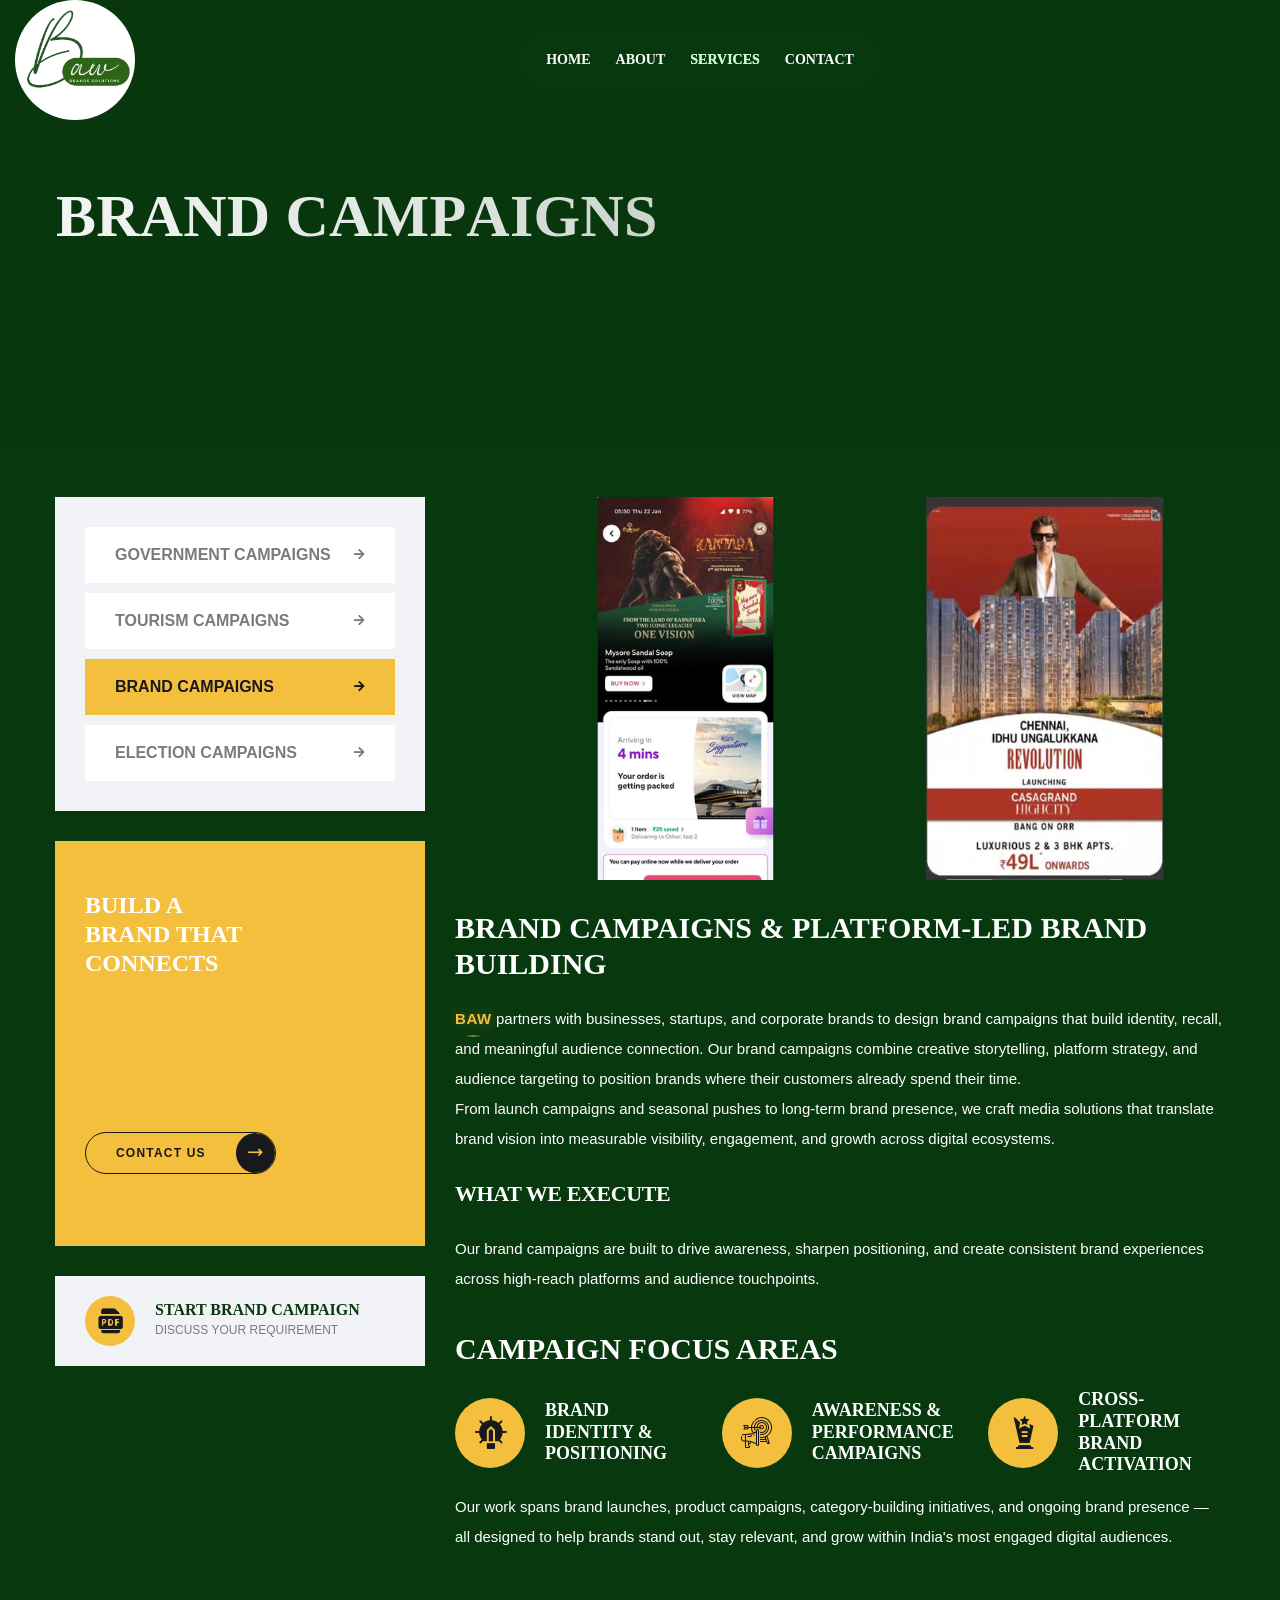
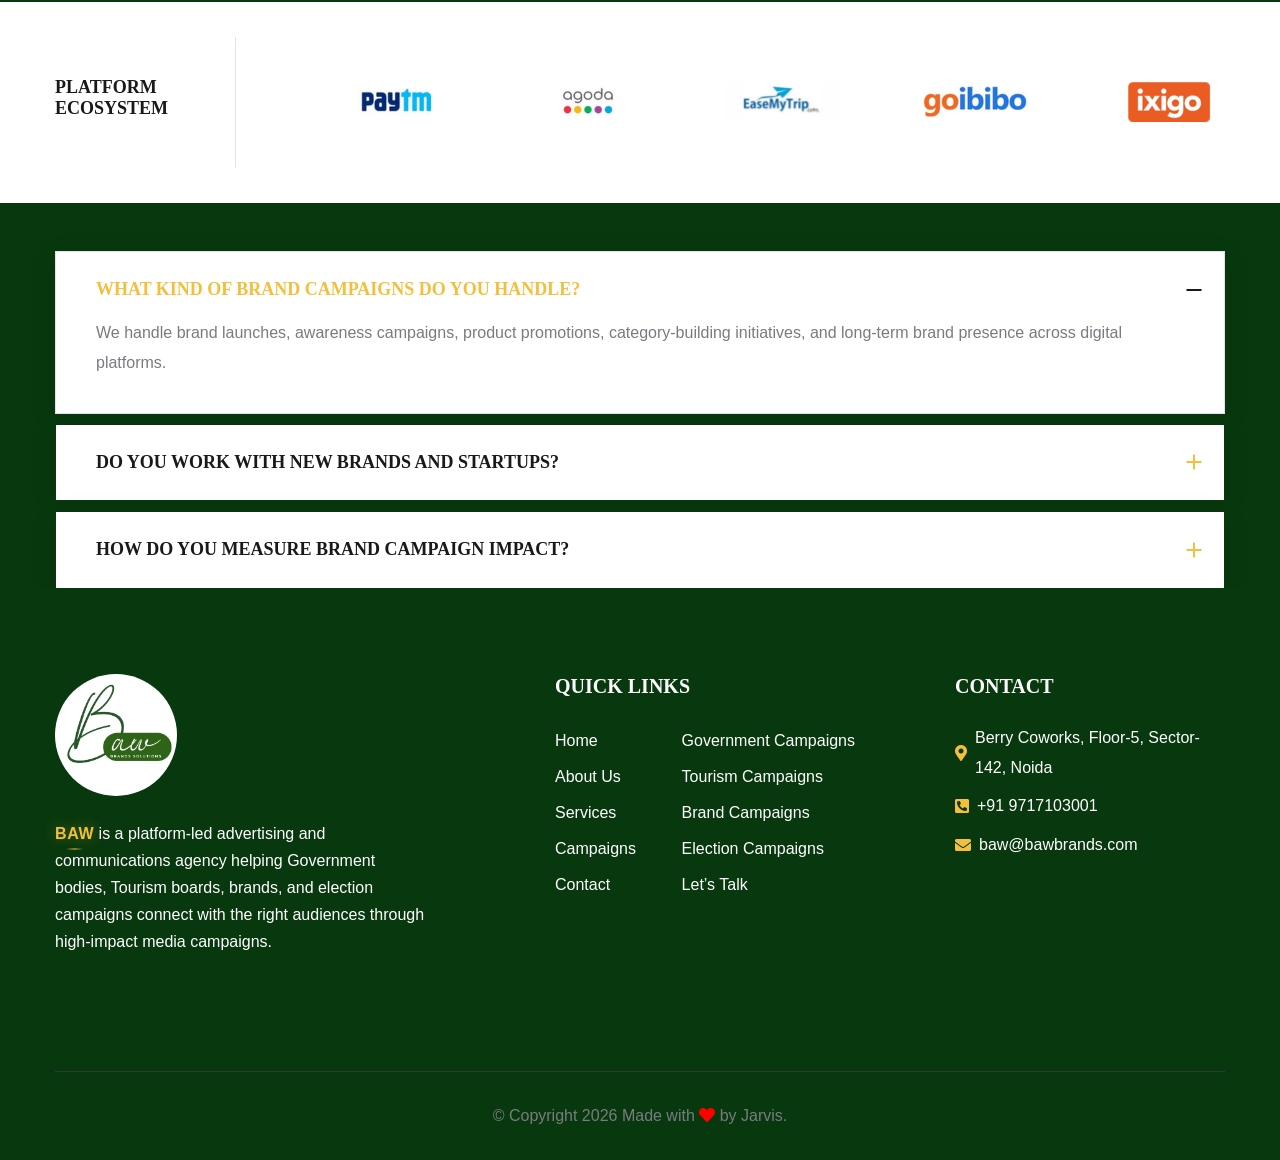
<file: brandcampaigns.html>
<!DOCTYPE html>
<html lang="en">

<head>
    <meta charset="UTF-8">
    <meta name="viewport" content="width=device-width, initial-scale=1.0">
    <title>Brand Campaigns | BAW | Tech Platform Experts for Government & Tourism Campaigns</title>

    <!-- favicons Icons -->
    <link rel="apple-touch-icon" sizes="180x180" href="assets/images/bawlogo2.jpeg">
    <link rel="icon" type="image/png" sizes="32x32" href="assets/images/bawlogo2.jpeg">
    <link rel="icon" type="image/png" sizes="16x16" href="assets/images/bawlogo2.jpeg">
    <link rel="manifest" href="assets/images/bawlogo2.jpeg">
    <meta name="description" content="BAW delivers brand-led communication and platform campaigns for businesses, startups, and corporate brands — designed to build identity, recall, and audience connection across digital ecosystems.">

    <!-- fonts -->
    <link rel="preconnect" href="https://fonts.googleapis.com/">
    <link rel="preconnect" href="https://fonts.gstatic.com/" crossorigin>
    <link
        href="https://fonts.googleapis.com/css2?family=Instrument+Sans:ital,wght@0,400..700;1,400..700&amp;display=swap"
        rel="stylesheet">

    <link rel="stylesheet" href="assets/vendors/bootstrap/css/bootstrap.min.css">
    <link rel="stylesheet" href="assets/vendors/bootstrap-select/bootstrap-select.min.css">
    <link rel="stylesheet" href="assets/vendors/animate/animate.min.css">
    <link rel="stylesheet" href="assets/vendors/fontawesome/css/all.min.css">
    <link rel="stylesheet" href="assets/vendors/jquery-ui/jquery-ui.css">
    <link rel="stylesheet" href="assets/vendors/jarallax/jarallax.css">
    <link rel="stylesheet" href="assets/vendors/jquery-magnific-popup/jquery.magnific-popup.css">
    <link rel="stylesheet" href="assets/vendors/nouislider/nouislider.min.css">
    <link rel="stylesheet" href="assets/vendors/nouislider/nouislider.pips.css">
    <link rel="stylesheet" href="assets/vendors/cilox-icons/style.css">
    <link rel="stylesheet" href="assets/vendors/slick/slick.css">
    <link rel="stylesheet" href="assets/vendors/owl-carousel/css/owl.carousel.min.css">
    <link rel="stylesheet" href="assets/vendors/owl-carousel/css/owl.theme.default.min.css">

    <!-- template styles -->
    <link rel="stylesheet" href="assets/css/cilox.css">
</head>

<body class="custom-cursor bgg">

    

    <div class="preloader">
        <div class="preloader__image" style="background-image: url(assets/images/bawlogo2.jpeg);"></div>
    </div>
    <div class="page-wrapper">
        <header class="main-header main-header--two sticky-header sticky-header--normal">
            <div class="container-fluid">
                <div class="main-header__inner">
                    <div class="main-header__logo">
                        <a href="index.html">
                            <img src="assets/images/bawlogo2.jpeg" alt="baw" class="rounded-circle" width="120">
                        </a>
                    </div>
                    <nav class="main-header__nav main-menu">
                        <ul class="main-menu__list">


                            <li>
                                <a href="index.html">Home</a>
                            </li>

                            <li>
                                <a href="about.html">About</a>
                            </li>
                            <li class="dropdown">
                                <a href="services.html">Services</a>
                                <ul>
                                    <li><a href="govtcampaigns.html">Government Campaigns</a></li>
                                    <li><a href="tourism.html">Tourism Campaigns</a></li>
                                    <li><a href="brandcampaigns.html">Brand Campaigns</a></li>
                                    <li><a href="electioncampaigns.html">Election Campaigns</a></li>
                                </ul>
                            </li>
                            <li>
                                <a href="contact.html">Contact</a>
                            </li>
                        </ul>
                    </nav>

                </div>
            </div>
        </header>
        <section class="page-header">
            <div class="page-header__bg"></div>
            <div class="container">
                <div class="page-header__inner">
                    <h2 class="page-header__title bw-split-in-right">Brand Campaigns</h2>

                </div>
            </div>
        </section>

        <section class="service-details section-space">
            <div class="container">
                <div class="row gutter-y-30">

                    <!-- SIDEBAR -->
                    <div class="col-md-12 col-lg-4">
                        <div class="service-sidebar">

                            <div class="service-sidebar__single wow fadeInUp" data-wow-duration="2500ms">
                                <ul class="list-unstyled service-sidebar__nav">
                                    <li><a href="govtcampaigns.html">Government Campaigns <i class="fas fa-arrow-right"></i></a></li>
                                    <li><a href="tourism.html">Tourism Campaigns <i class="fas fa-arrow-right"></i></a></li>
                                    <li class="active"><a href="brandcampaigns.html">Brand Campaigns <i class="fas fa-arrow-right"></i></a></li>
                                    <li><a href="electioncampaigns.html">Election Campaigns <i class="fas fa-arrow-right"></i></a></li>
                                </ul>
                            </div>

                            <div class="service-sidebar__single wow fadeInUp" data-wow-duration="2500ms">
                                <div class="service-sidebar__contact">
                                    
                                    <h3 class="service-sidebar__contact__title">
                                        Build a <br> Brand That <br> Connects
                                    </h3>
                                    <a href="contact.html" class="cilox-btn">
                                        <span class="cilox-btn__container">
                                            <span class="cilox-btn__text">contact us</span>
                                        </span>
                                        <i class="icon-right-arrow"></i>
                                    </a>
                                </div>
                            </div>

                            <div class="service-sidebar__single wow fadeInUp" data-wow-duration="2500ms">
                                <a href="contact.html" class="project-agreement">
                                    <div class="icon">
                                        <i class="icon-pdf-file"></i>
                                    </div>
                                    <div class="project-agreement__content">
                                        <h4 class="project-agreement__title">Start Brand Campaign</h4>
                                        <span class="project-agreement__size">Discuss your requirement</span>
                                    </div>
                                </a>
                            </div>

                        </div>
                    </div>

                    <!-- CONTENT -->
                    <div class="col-md-12 col-lg-8">
                        <div class="service-details__content">

                            <div class="service-details__thumbnail hover:shine wow fadeInUp">
                                <img src="assets/images/brandss.png" alt="Brand Campaigns">
                            </div>

                            <h3 class="service-details__title wow fadeInUp">
                                Brand Campaigns & Platform-Led Brand Building
                            </h3>

                            <p class="service-details__text wow fadeInUp">
                                <span class="baw-mark">BAW</span> partners with businesses, startups, and corporate brands to design
                                brand campaigns that build identity, recall, and meaningful audience
                                connection. Our brand campaigns combine creative storytelling, platform
                                strategy, and audience targeting to position brands where their customers
                                already spend their time.
                            </p>

                            <p class="service-details__text wow fadeInUp">
                                From launch campaigns and seasonal pushes to long-term brand presence,
                                we craft media solutions that translate brand vision into measurable
                                visibility, engagement, and growth across digital ecosystems.
                            </p>

                            <h4 class="service-details__sub-title wow fadeInUp">
                                What We Execute
                            </h4>

                            <p class="service-details__text wow fadeInUp">
                                Our brand campaigns are built to drive awareness, sharpen positioning,
                                and create consistent brand experiences across high-reach platforms
                                and audience touchpoints.
                            </p>

                            <h3 class="service-details__title wow fadeInUp">
                                Campaign Focus Areas
                            </h3>

                            <ul class="service-details__choose list-unstyled wow fadeInUp">
                                <li class="service-details__choose__item">
                                    <div class="icon"><i class="icon-creative-design"></i></div>
                                    <h4 class="service-details__choose__item__title">Brand Identity & Positioning</h4>
                                </li>
                                <li class="service-details__choose__item">
                                    <div class="icon"><i class="icon-targeted-marketing"></i></div>
                                    <h4 class="service-details__choose__item__title">Awareness & Performance Campaigns</h4>
                                </li>
                                <li class="service-details__choose__item">
                                    <div class="icon"><i class="icon-trophy"></i></div>
                                    <h4 class="service-details__choose__item__title">Cross-Platform Brand Activation</h4>
                                </li>
                            </ul>

                            <p class="service-details__text wow fadeInUp">
                                Our work spans brand launches, product campaigns, category-building
                                initiatives, and ongoing brand presence — all designed to help brands
                                stand out, stay relevant, and grow within India's most engaged digital
                                audiences.
                            </p>

                        </div>
                    </div>

                </div>
            </div>
        </section>

        <div class="client-carousel client-carousel--about wow fadeInUp" data-wow-duration='1500ms' data-wow-delay='500ms'>
            <div class="container">
                <div class="client-carousel__inner">
                    <div class="client-carousel__left">
                        <h2 class="client-carousel__title">Platform Ecosystem</h2>
                    </div>
                    <div class="client-carousel__box">
                                <div class="client-carousel__one cilox-owl__carousel owl-theme owl-carousel" data-owl-options='{
                                "items": 5,
                                "margin": 65,
                                "smartSpeed": 500,
                                "loop":true,
                                "autoplay": true,
                                "autoplayTimeout": 1000,
                                "nav":false,
                                "dots":false,
                                "navText": ["<span class=\"icon-left-arrow\"></span>","<span class=\"icon-right-arrow\"></span>"],
                                "responsive":{
                                    "0":{
                                        "items": 2,
                                        "margin": 30
                                    },
                                    "431":{
                                        "items": 1,
                                        "margin": 30
                                    },
                                    "500":{
                                        "items": 2,
                                        "margin": 40
                                    },
                                    "768":{
                                        "items": 3,
                                        "margin": 50
                                    },
                                    "992":{
                                        "items": 4,
                                        "margin": 60
                                    },
                                    "1200":{
                                        "items": 5,
                                        "margin": 80
                                    }
                                }
                            }'>
                                    <div class="client-carousel__one__item"><img src="assets/images/tech/zepto.png" alt="cilox"></div>
                                    <div class="client-carousel__one__item"><img src="assets/images/tech/amazon.png" alt="cilox"></div>
                                    <div class="client-carousel__one__item"><img src="assets/images/tech/paytm.png" alt="cilox"></div>
                                    <div class="client-carousel__one__item"><img src="assets/images/tech/agoda.png" alt="cilox"></div>
                                    <div class="client-carousel__one__item"><img src="assets/images/tech/easemytrip.png" alt="cilox"></div>
                                    <div class="client-carousel__one__item"><img src="assets/images/tech/goibibo.png" alt="cilox"></div>
                                    <div class="client-carousel__one__item"><img src="assets/images/tech/ixigo.png" alt="cilox"></div>
                                    <div class="client-carousel__one__item"><img src="assets/images/tech/makemytrip.png" alt="cilox"></div>
                                    <div class="client-carousel__one__item"><img src="assets/images/tech/rapido.png" alt="cilox"></div>
                                    <div class="client-carousel__one__item"><img src="assets/images/tech/phonepe.png" alt="cilox"></div>
                                    <div class="client-carousel__one__item"><img src="assets/images/tech/booking.com.png" alt="cilox"></div>
                                    <div class="client-carousel__one__item"><img src="assets/images/tech/brut.png" alt="cilox"></div>
                                    <div class="client-carousel__one__item"><img src="assets/images/tech/nobrokerhood.png" alt="cilox"></div>
                                    <div class="client-carousel__one__item"><img src="assets/images/tech/skyscanner.png" alt="cilox"></div>
                                    <div class="client-carousel__one__item"><img src="assets/images/tech/spotify.png" alt="cilox"></div>
                                    <div class="client-carousel__one__item"><img src="assets/images/tech/airtel.png" alt="cilox"></div>
                                </div>
                            </div>

                </div>
            </div>
        </div>

        <div class="faq-one wow fadeInUp pt-5" data-wow-delay="00ms" data-wow-duration="1500ms">
            <div class="container">
                <div class="faq-one__content">
                    <div class="faq-one__accordion cilox-accrodion" data-grp-name="cilox-accrodion">

                        <div class="accrodion active">
                            <div class="accrodion-title">
                                <h4>What kind of brand campaigns do you handle?<i class="accrodion-title__icon"></i></h4>
                            </div>
                            <div class="accrodion-content">
                                <div class="inner">
                                    <p>
                                        We handle brand launches, awareness campaigns, product
                                        promotions, category-building initiatives, and long-term brand
                                        presence across digital platforms.
                                    </p>
                                </div>
                            </div>
                        </div>

                        <div class="accrodion">
                            <div class="accrodion-title">
                                <h4>Do you work with new brands and startups?<i class="accrodion-title__icon"></i></h4>
                            </div>
                            <div class="accrodion-content">
                                <div class="inner">
                                    <p>
                                        Yes. We collaborate with startups, growing brands, and established
                                        corporates — building campaigns that match their stage, audience,
                                        and growth goals.
                                    </p>
                                </div>
                            </div>
                        </div>

                        <div class="accrodion">
                            <div class="accrodion-title">
                                <h4>How do you measure brand campaign impact?<i class="accrodion-title__icon"></i></h4>
                            </div>
                            <div class="accrodion-content">
                                <div class="inner">
                                    <p>
                                        Through platform analytics, audience reach, engagement signals,
                                        and brand-recall indicators tracked across each campaign cycle.
                                    </p>
                                </div>
                            </div>
                        </div>

                    </div>
                </div>
            </div>
        </div>


        <footer class="main-footer">
            <div class="main-footer__bg" style="background-color:#08380e"></div>
            <div class="main-footer__middle">
                <div class="container">
                    <div class="row gutter-y-40">

                        <!-- Footer About -->
                        <div class="col-md-6 col-xl-4 col-lg-4 wow fadeInUp" data-wow-delay="00ms">
                            <a href="index.html" class="footer-logo">
                                <img src="assets/images/bawlogo2.jpeg" width="122" alt="BAW Logo" class="rounded-circle">
                            </a>

                            <div class="footer-widget footer-widget--about mt-4">
                                <p class="footer-widget__text">
                                    <span class="baw-mark">BAW</span> is a platform-led advertising and communications agency helping Government bodies,
                                    Tourism boards, brands, and election campaigns connect with the right audiences
                                    through high-impact media campaigns.
                                </p>

                            </div>
                        </div>

                        <!-- Footer Links -->
                        <div class="col-md-6 offset-xl-1 col-xl-3 col-lg-4 wow fadeInUp" data-wow-delay="200ms">
                            <div class="footer-widget footer-widget--links">
                                <h2 class="footer-widget__title">Quick Links</h2>
                                <div class="footer-widget__inner">
                                    <ul class="list-unstyled footer-widget__links">
                                        <li><a href="index.html">Home</a></li>
                                        <li><a href="about.html">About Us</a></li>
                                        <li><a href="services.html">Services</a></li>
                                        <li><a href="govtcampaigns.html">Campaigns</a></li>
                                        <li><a href="contact.html">Contact</a></li>
                                    </ul>

                                    <ul class="list-unstyled footer-widget__links">
                                        <li><a href="govtcampaigns.html">Government Campaigns</a></li>
                                        <li><a href="tourism.html">Tourism Campaigns</a></li>
                                        <li><a href="brandcampaigns.html">Brand Campaigns</a></li>
                                        <li><a href="electioncampaigns.html">Election Campaigns</a></li>
                                        <li><a href="contact.html">Let’s Talk</a></li>
                                    </ul>
                                </div>
                            </div>
                        </div>

                        <!-- Footer Contact -->
                        <div class="col-md-6 offset-xl-1 col-xl-3 col-lg-4 wow fadeInUp" data-wow-delay="300ms">
                            <div class="footer-widget footer-widget--mail">
                                <h2 class="footer-widget__title">Contact</h2>

                                <ul class="list-unstyled footer-widget__contant">
                                    <li>
                                        <a href="https://maps.app.goo.gl/rvNPSxW3k4PLUY1T8" target="_blank">
                                            <i class="fas fa-map-marker-alt"></i>
                                            Berry Coworks, Floor-5, Sector-142, Noida
                                        </a>
                                    </li>
                                    <li>
                                        <a href="tel:+919717103001">
                                            <i class="fas fa-phone-square-alt"></i> +91 9717103001
                                        </a>
                                    </li>
                                    <li>
                                        <a href="mailto:baw@bawbrands.com">
                                            <i class="fas fa-envelope"></i> baw@bawbrands.com
                                        </a>
                                    </li>
                                </ul>
                            </div>
                        </div>

                    </div>
                </div>
            </div>
            <div class="main-footer__bottom  wow fadeInUp" data-wow-delay="00ms">
                <div class="container">
                    <div class="main-footer__bottom__inner">
                        <p class="main-footer__copyright"> &copy; Copyright <span class="dynamic-year"></span> Made with <i class="fa fa-heart" style="color:red"></i> by Jarvis. </p>
                    </div>
                </div>
            </div>
        </footer>
    </div>
    <div class="mobile-nav__wrapper">
        <div class="mobile-nav__overlay mobile-nav__toggler"></div>
        <div class="mobile-nav__content">
            <span class="mobile-nav__close mobile-nav__toggler"><i class="fa fa-times"></i></span>

            <div class="logo-box">
                <a href="index.html" aria-label="logo image"><img src="assets/images/bawlogo2.jpeg" width="123"
                        alt="logo"></a>
            </div>
            <div class="mobile-nav__container"></div>

            <ul class="mobile-nav__contact list-unstyled">
                <li>
                    <i class="fa fa-envelope"></i>
                    <a href="mailto:baw@bawbrands.com">baw@bawbrands.com</a>
                </li>
                <li>
                    <i class="fa fa-phone-alt"></i>
                    <a href="tel:97171030018">+91 9717103001</a>
                </li>
            </ul>
            <div class="mobile-nav__social">
                <a href="https://facebook.com/">
                    <i class="icon-facebook"></i>
                    <span class="sr-only">Facebook</span>
                </a>
                <a href="https://pinterest.com/">
                    <i class="icon-instagram"></i>
                    <span class="sr-only">Instagram</span>
                </a>
                <a href="https://twitter.com/">
                    <i class="icon-twitter"></i>
                    <span class="sr-only">Twitter</span>
                </a>
                <a href="https://youtube.com/">
                    <i class="icon-youtube"></i>
                    <span class="sr-only">Youtube</span>
                </a>
            </div>
        </div>
    </div>

    <div id="scroll-top" class="scroll-top">
        <span id="scroll-top-value" class="scroll-top-value"></span>
    </div>

    <script src="assets/vendors/jquery/jquery-3.7.1.min.js"></script>
    <script src="assets/vendors/bootstrap/js/bootstrap.bundle.min.js"></script>
    <script src="assets/vendors/bootstrap-select/bootstrap-select.min.js"></script>
    <script src="assets/vendors/jarallax/jarallax.min.js"></script>
    <script src="assets/vendors/jquery-ui/jquery-ui.js"></script>
    <script src="assets/vendors/jquery-ajaxchimp/jquery.ajaxchimp.min.js"></script>
    <script src="assets/vendors/jquery-appear/jquery.appear.min.js"></script>
    <script src="assets/vendors/jquery-magnific-popup/jquery.magnific-popup.min.js"></script>
    <script src="assets/vendors/jquery-validate/jquery.validate.min.js"></script>
    <script src="assets/vendors/nouislider/nouislider.min.js"></script>
    <script src="assets/vendors/wnumb/wNumb.min.js"></script>
    <script src="assets/vendors/owl-carousel/js/owl.carousel.min.js"></script>
    <script src="assets/vendors/wow/wow.js"></script>
    <script src="assets/vendors/imagesloaded/imagesloaded.min.js"></script>
    <script src="assets/vendors/isotope/isotope.js"></script>
    <script src="assets/vendors/slick/slick.min.js"></script>
    <script src="assets/vendors/countdown/countdown.min.js"></script>
    <script src="assets/vendors/jquery-lettering/jquery.lettering.min.js"></script>

    <!-- gsap js -->
    <script src="assets/vendors/gsap/gsap.js"></script>
    <script src="assets/vendors/gsap/scrolltrigger.min.js"></script>
    <script src="assets/vendors/gsap/splittext.min.js"></script>
    <script src="assets/vendors/gsap/cilox-split.js"></script>

    <!-- template js -->
    <script src="assets/js/cilox.js"></script>
</body>


</html>
</file>
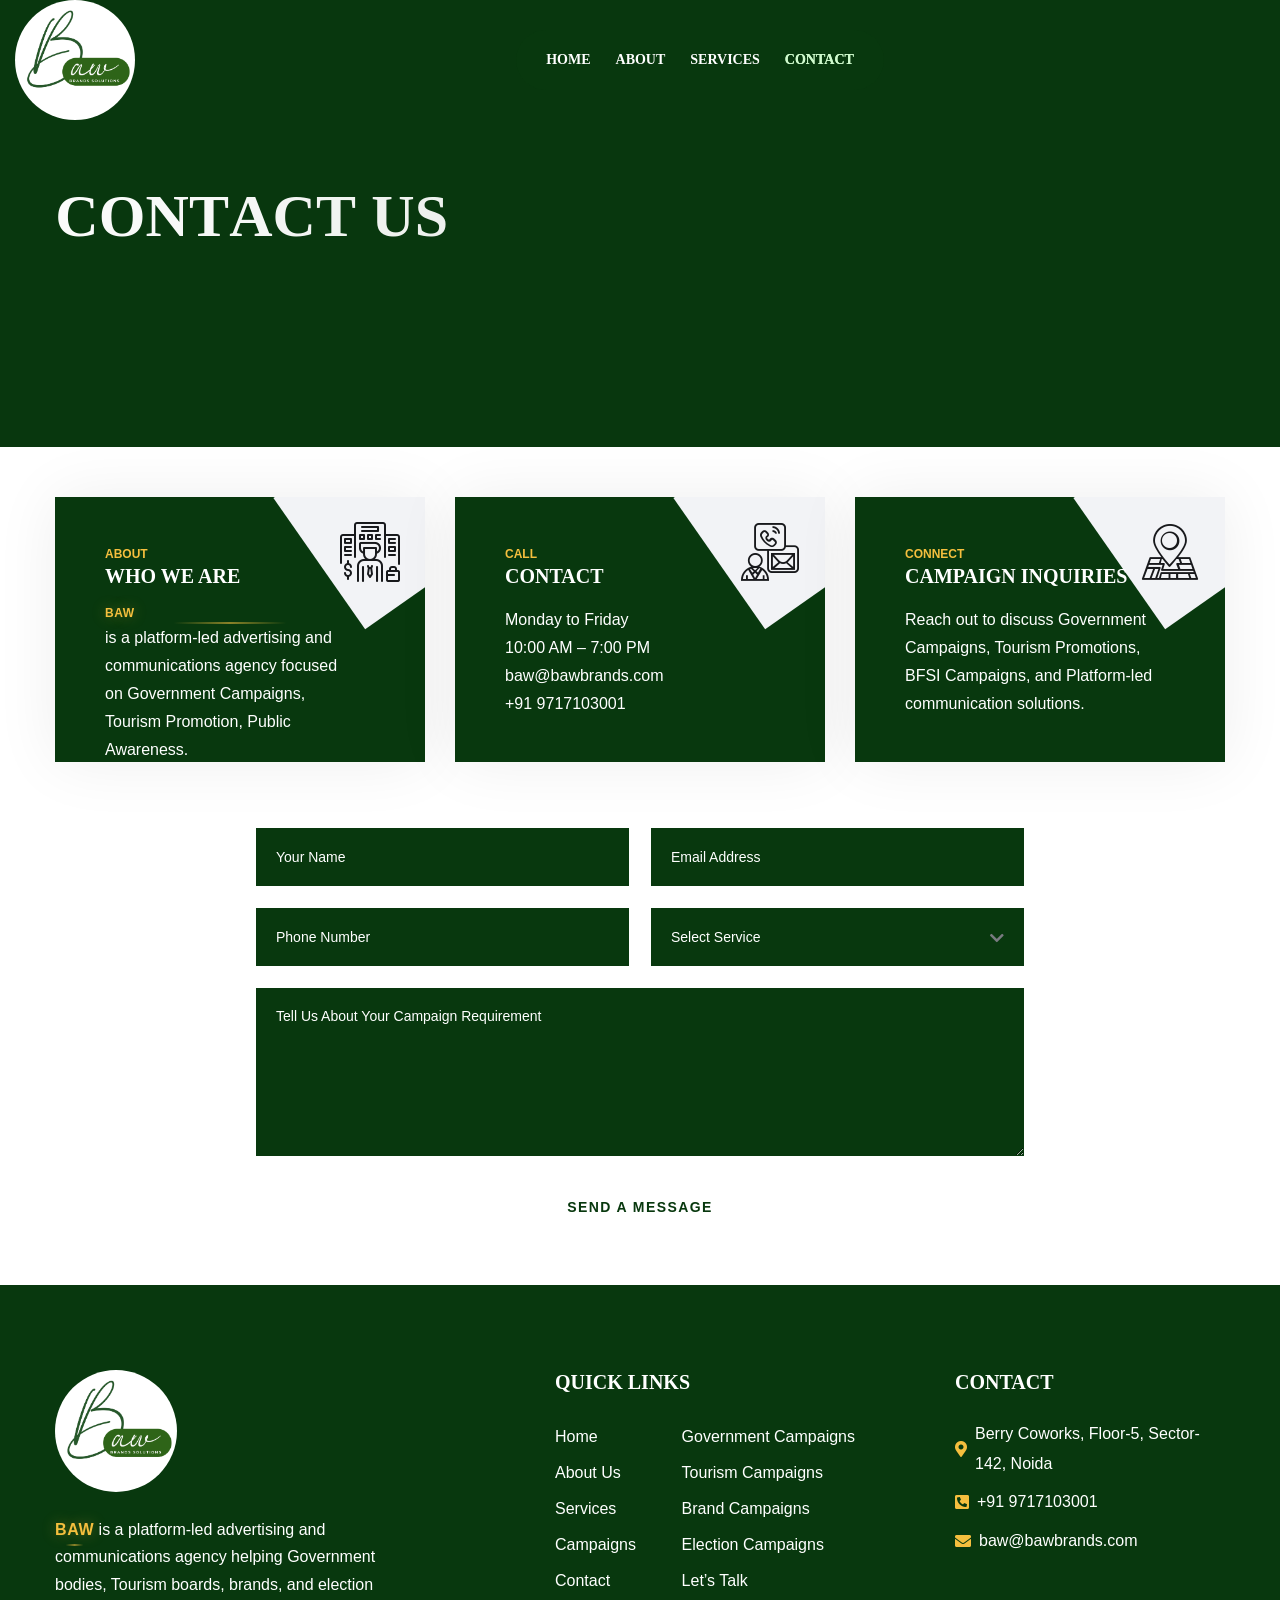
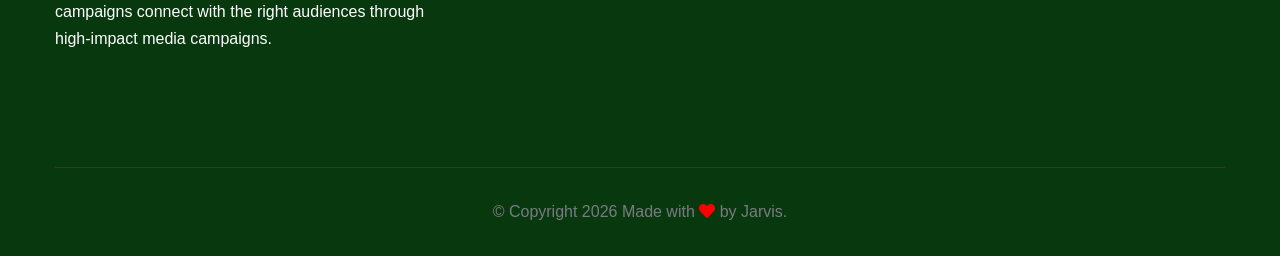
<file: contact.html>
<!DOCTYPE html>
<html lang="en">

<head>
    <meta charset="UTF-8">
    <meta name="viewport" content="width=device-width, initial-scale=1.0">
    <title>Contact Us | BAW | Tech Platform Experts for Government & Tourism Campaigns</title>

    <!-- favicons Icons -->
    <link rel="apple-touch-icon" sizes="180x180" href="assets/images/bawlogo2.jpeg">
    <link rel="icon" type="image/png" sizes="32x32" href="assets/images/bawlogo2.jpeg">
    <link rel="icon" type="image/png" sizes="16x16" href="assets/images/bawlogo2.jpeg">
    <link rel="manifest" href="assets/images/bawlogo2.jpeg">
    <meta name="description" content="BAW is an advertising and communications agency delivering Government campaigns, Tourism promotions, and public awareness initiatives through platform-led media solutions across India.">

    <!-- fonts -->
    <link rel="preconnect" href="https://fonts.googleapis.com/">
    <link rel="preconnect" href="https://fonts.gstatic.com/" crossorigin>
    <link
        href="https://fonts.googleapis.com/css2?family=Instrument+Sans:ital,wght@0,400..700;1,400..700&amp;display=swap"
        rel="stylesheet">

    <link rel="stylesheet" href="assets/vendors/bootstrap/css/bootstrap.min.css">
    <link rel="stylesheet" href="assets/vendors/bootstrap-select/bootstrap-select.min.css">
    <link rel="stylesheet" href="assets/vendors/animate/animate.min.css">
    <link rel="stylesheet" href="assets/vendors/fontawesome/css/all.min.css">
    <link rel="stylesheet" href="assets/vendors/jquery-ui/jquery-ui.css">
    <link rel="stylesheet" href="assets/vendors/jarallax/jarallax.css">
    <link rel="stylesheet" href="assets/vendors/jquery-magnific-popup/jquery.magnific-popup.css">
    <link rel="stylesheet" href="assets/vendors/nouislider/nouislider.min.css">
    <link rel="stylesheet" href="assets/vendors/nouislider/nouislider.pips.css">
    <link rel="stylesheet" href="assets/vendors/cilox-icons/style.css">
    <link rel="stylesheet" href="assets/vendors/slick/slick.css">
    <link rel="stylesheet" href="assets/vendors/owl-carousel/css/owl.carousel.min.css">
    <link rel="stylesheet" href="assets/vendors/owl-carousel/css/owl.theme.default.min.css">

    <!-- template styles -->
    <link rel="stylesheet" href="assets/css/cilox.css">
</head>

<body class="custom-cursor">

    

    <div class="preloader">
        <div class="preloader__image" style="background-image: url(assets/images/bawlogo2.jpeg);"></div>
    </div>
    <div class="page-wrapper">
        <header class="main-header main-header--two sticky-header sticky-header--normal">
            <div class="container-fluid">
                <div class="main-header__inner">
                    <div class="main-header__logo">
                        <a href="index.html">
                            <img src="assets/images/bawlogo2.jpeg" alt="baw" class="rounded-circle" width="120">
                        </a>
                    </div>
                    <nav class="main-header__nav main-menu">
                        <ul class="main-menu__list">


                            <li>
                                <a href="index.html">Home</a>
                            </li>

                            <li>
                                <a href="about.html">About</a>
                            </li>
                            <li class="dropdown">
                                <a href="services.html">Services</a>
                                <ul>
                                    <li><a href="govtcampaigns.html">Government Campaigns</a></li>
                                    <li><a href="tourism.html">Tourism Campaigns</a></li>
                                    <li><a href="brandcampaigns.html">Brand Campaigns</a></li>
                                    <li><a href="electioncampaigns.html">Election Campaigns</a></li>
                                </ul>
                            </li>
                            <li>
                                <a href="contact.html">Contact</a>
                            </li>
                        </ul>
                    </nav>
                    
                </div>
            </div>
        </header>
        <section class="page-header">
            <div class="page-header__bg"></div>
            <div class="container">
                <div class="page-header__inner">
                    <h2 class="page-header__title bw-split-in-right">Contact Us</h2>
                    
                </div>
            </div>
        </section>

        <section class="contact-top section-space-top">
            <div class="container">
                <div class="row gutter-y-30">

                    <div class="col-lg-4 col-md-6 wow fadeInUp" data-wow-delay="100ms" data-wow-duration="1500ms">
                        <div class="contact-top__item">
                            <div class="contact-top__item__icon">
                                <i class="icon-entrepreneur"></i>
                            </div>
                            <span>about</span>
                            <h5 class="contact-top__item__title">Who We Are</h5>
                            <p class="contact-top__item__text">
                                <span class="baw-mark">BAW</span> is a platform-led advertising and communications agency focused on Government Campaigns,
                                Tourism Promotion, Public Awareness.
                            </p>
                        </div>
                    </div>

                    <div class="col-lg-4 col-md-6 wow fadeInUp" data-wow-delay="300ms" data-wow-duration="1500ms">
                        <div class="contact-top__item">
                            <div class="contact-top__item__icon">
                                <i class="icon-contact"></i>
                            </div>
                            <span>call</span>
                            <h5 class="contact-top__item__title">Contact</h5>
                            <p class="contact-top__item__text">
                                Monday to Friday <br>
                                10:00 AM – 7:00 PM <br>
                                <a href="mailto:baw@bawbrands.com">baw@bawbrands.com</a>
                                <a href="tel:+919717103001">+91 9717103001</a>
                            </p>
                        </div>
                    </div>

                    <div class="col-lg-4 col-md-6 wow fadeInUp" data-wow-delay="500ms" data-wow-duration="1500ms">
                        <div class="contact-top__item">
                            <div class="contact-top__item__icon">
                                <i class="icon-location"></i>
                            </div>
                            <span>connect</span>
                            <h5 class="contact-top__item__title">Campaign Inquiries</h5>
                            <p class="contact-top__item__text">
                                Reach out to discuss Government Campaigns, Tourism Promotions,
                                BFSI Campaigns, and Platform-led communication solutions.
                            </p>
                        </div>
                    </div>

                </div>
            </div>
        </section>

        <div class="contact-area wow fadeInUp mb-5" data-wow-delay="300ms" data-wow-duration="1500ms">
            <div class="container">
                <div class="contact-area__inner">
                    <form action="#" class="form-one">
                        <div class="form-one__group">

                            <div class="form-one__control">
                                <input type="text" name="text" placeholder="Your Name">
                            </div>

                            <div class="form-one__control">
                                <input type="email" name="email" placeholder="Email Address">
                            </div>

                            <div class="form-one__control">
                                <input type="text" name="number" placeholder="Phone Number">
                            </div>

                            <div class="form-one__control">
                                <select id="select_service" class="selectpicker" aria-label="Select Service">
                                    <option selected="">Select Service</option>
                                    <option value="1">Government Campaigns</option>
                                    <option value="2">Tourism Campaigns</option>
                                    <option value="2">Brand Campaigns</option>
                                    <option value="2">Election Campaigns</option>
                                </select>
                            </div>

                            <div class="form-one__control form-one__control--full">
                                <textarea name="comments" cols="30" rows="10" placeholder="Tell us about your campaign requirement"></textarea>
                            </div>

                            <div class="form-one__control form-one__control--full text-center">
                                <button type="submit" class="cilox-btn cilox-btn--white">
                                    <span class="cilox-btn__container">
                                        <span class="cilox-btn__text">send a message</span>
                                    </span>
                                </button>
                            </div>

                        </div>
                    </form>
                </div>
            </div>
        </div>

        <footer class="main-footer">
            <div class="main-footer__bg" style="background-color:#08380e"></div>
            <div class="main-footer__middle">
                <div class="container">
                    <div class="row gutter-y-40">

                        <!-- Footer About -->
                        <div class="col-md-6 col-xl-4 col-lg-4 wow fadeInUp" data-wow-delay="00ms">
                            <a href="index.html" class="footer-logo">
                                <img src="assets/images/bawlogo2.jpeg" width="122" alt="BAW Logo" class="rounded-circle">
                            </a>

                            <div class="footer-widget footer-widget--about mt-4">
                                <p class="footer-widget__text">
                                    <span class="baw-mark">BAW</span> is a platform-led advertising and communications agency helping Government bodies,
                                    Tourism boards, brands, and election campaigns connect with the right audiences
                                    through high-impact media campaigns.
                                </p>

                            </div>
                        </div>

                        <!-- Footer Links -->
                        <div class="col-md-6 offset-xl-1 col-xl-3 col-lg-4 wow fadeInUp" data-wow-delay="200ms">
                            <div class="footer-widget footer-widget--links">
                                <h2 class="footer-widget__title">Quick Links</h2>
                                <div class="footer-widget__inner">
                                    <ul class="list-unstyled footer-widget__links">
                                        <li><a href="index.html">Home</a></li>
                                        <li><a href="about.html">About Us</a></li>
                                        <li><a href="services.html">Services</a></li>
                                        <li><a href="govtcampaigns.html">Campaigns</a></li>
                                        <li><a href="contact.html">Contact</a></li>
                                    </ul>

                                    <ul class="list-unstyled footer-widget__links">
                                        <li><a href="govtcampaigns.html">Government Campaigns</a></li>
                                        <li><a href="tourism.html">Tourism Campaigns</a></li>
                                        <li><a href="brandcampaigns.html">Brand Campaigns</a></li>
                                        <li><a href="electioncampaigns.html">Election Campaigns</a></li>
                                        <li><a href="contact.html">Let’s Talk</a></li>
                                    </ul>
                                </div>
                            </div>
                        </div>

                        <!-- Footer Contact -->
                        <div class="col-md-6 offset-xl-1 col-xl-3 col-lg-4 wow fadeInUp" data-wow-delay="300ms">
                            <div class="footer-widget footer-widget--mail">
                                <h2 class="footer-widget__title">Contact</h2>

                                <ul class="list-unstyled footer-widget__contant">
                                    <li>
                                        <a href="https://maps.app.goo.gl/rvNPSxW3k4PLUY1T8" target="_blank">
                                            <i class="fas fa-map-marker-alt"></i>
                                            Berry Coworks, Floor-5, Sector-142, Noida
                                        </a>
                                    </li>
                                    <li>
                                        <a href="tel:+919717103001">
                                            <i class="fas fa-phone-square-alt"></i> +91 9717103001
                                        </a>
                                    </li>
                                    <li>
                                        <a href="mailto:baw@bawbrands.com">
                                            <i class="fas fa-envelope"></i> baw@bawbrands.com
                                        </a>
                                    </li>
                                </ul>
                            </div>
                        </div>

                    </div>
                </div>
            </div>
            <div class="main-footer__bottom  wow fadeInUp" data-wow-delay="00ms">
                <div class="container">
                    <div class="main-footer__bottom__inner">
                        <p class="main-footer__copyright"> &copy; Copyright <span class="dynamic-year"></span> Made with <i class="fa fa-heart" style="color:red"></i> by Jarvis. </p>
                    </div>
                </div>
            </div>
        </footer>
    </div>
    <div class="mobile-nav__wrapper">
        <div class="mobile-nav__overlay mobile-nav__toggler"></div>
        <div class="mobile-nav__content">
            <span class="mobile-nav__close mobile-nav__toggler"><i class="fa fa-times"></i></span>

            <div class="logo-box">
                <a href="index.html" aria-label="logo image"><img src="assets/images/bawlogo2.jpeg" width="123"
                        alt="logo"></a>
            </div>
            <div class="mobile-nav__container"></div>

            <ul class="mobile-nav__contact list-unstyled">
                <li>
                    <i class="fa fa-envelope"></i>
                    <a href="mailto:baw@bawbrands.com">baw@bawbrands.com</a>
                </li>
                <li>
                    <i class="fa fa-phone-alt"></i>
                    <a href="tel:9717103001">+91 9717103001</a>
                </li>
            </ul>
            <div class="mobile-nav__social">
                <a href="https://facebook.com/">
                    <i class="icon-facebook"></i>
                    <span class="sr-only">Facebook</span>
                </a>
                <a href="https://pinterest.com/">
                    <i class="icon-instagram"></i>
                    <span class="sr-only">Instagram</span>
                </a>
                <a href="https://twitter.com/">
                    <i class="icon-twitter"></i>
                    <span class="sr-only">Twitter</span>
                </a>
                <a href="https://youtube.com/">
                    <i class="icon-youtube"></i>
                    <span class="sr-only">Youtube</span>
                </a>
            </div>
        </div>
    </div>

    <div id="scroll-top" class="scroll-top">
        <span id="scroll-top-value" class="scroll-top-value"></span>
    </div>

    <script src="assets/vendors/jquery/jquery-3.7.1.min.js"></script>
    <script src="assets/vendors/bootstrap/js/bootstrap.bundle.min.js"></script>
    <script src="assets/vendors/bootstrap-select/bootstrap-select.min.js"></script>
    <script src="assets/vendors/jarallax/jarallax.min.js"></script>
    <script src="assets/vendors/jquery-ui/jquery-ui.js"></script>
    <script src="assets/vendors/jquery-ajaxchimp/jquery.ajaxchimp.min.js"></script>
    <script src="assets/vendors/jquery-appear/jquery.appear.min.js"></script>
    <script src="assets/vendors/jquery-magnific-popup/jquery.magnific-popup.min.js"></script>
    <script src="assets/vendors/jquery-validate/jquery.validate.min.js"></script>
    <script src="assets/vendors/nouislider/nouislider.min.js"></script>
    <script src="assets/vendors/wnumb/wNumb.min.js"></script>
    <script src="assets/vendors/owl-carousel/js/owl.carousel.min.js"></script>
    <script src="assets/vendors/wow/wow.js"></script>
    <script src="assets/vendors/imagesloaded/imagesloaded.min.js"></script>
    <script src="assets/vendors/isotope/isotope.js"></script>
    <script src="assets/vendors/slick/slick.min.js"></script>
    <script src="assets/vendors/countdown/countdown.min.js"></script>
    <script src="assets/vendors/jquery-lettering/jquery.lettering.min.js"></script>

    <!-- gsap js -->
    <script src="assets/vendors/gsap/gsap.js"></script>
    <script src="assets/vendors/gsap/scrolltrigger.min.js"></script>
    <script src="assets/vendors/gsap/splittext.min.js"></script>
    <script src="assets/vendors/gsap/cilox-split.js"></script>

    <!-- template js -->
    <script src="assets/js/cilox.js"></script>
</body>


</html>
</file>
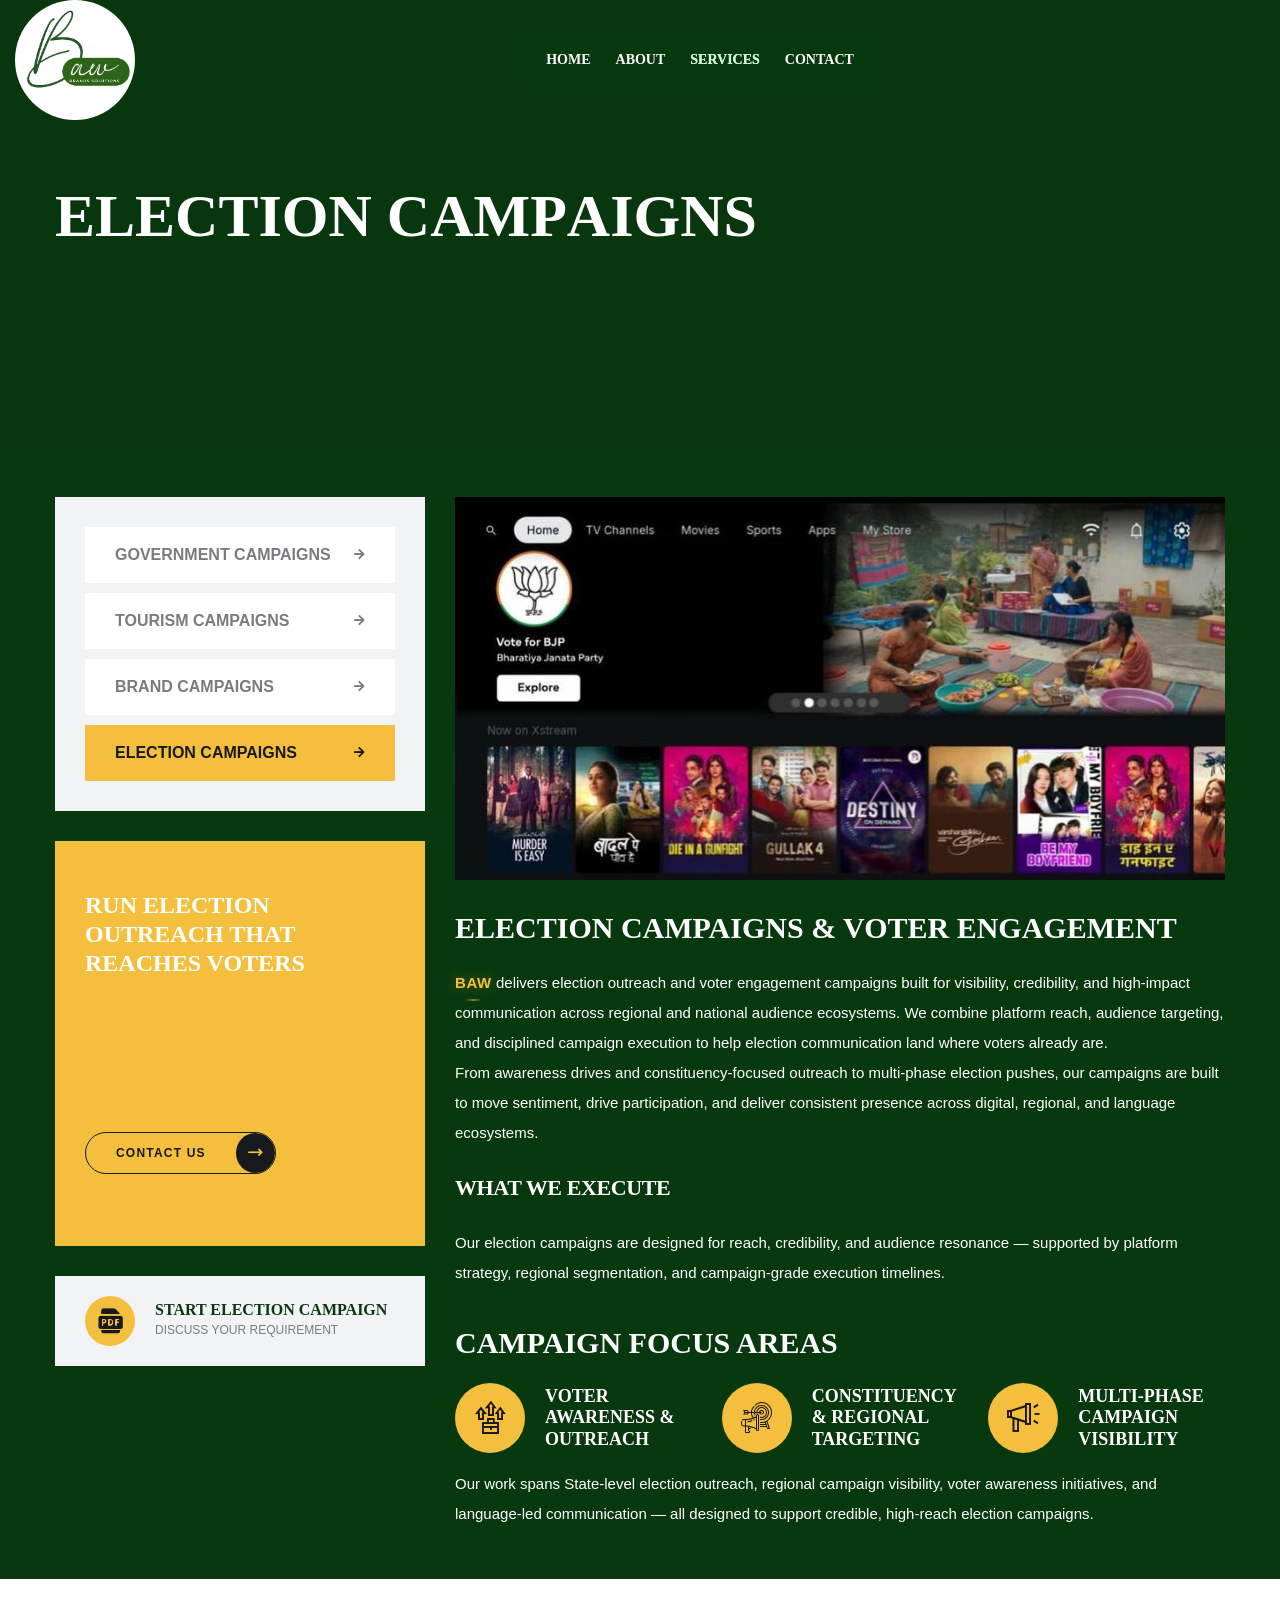
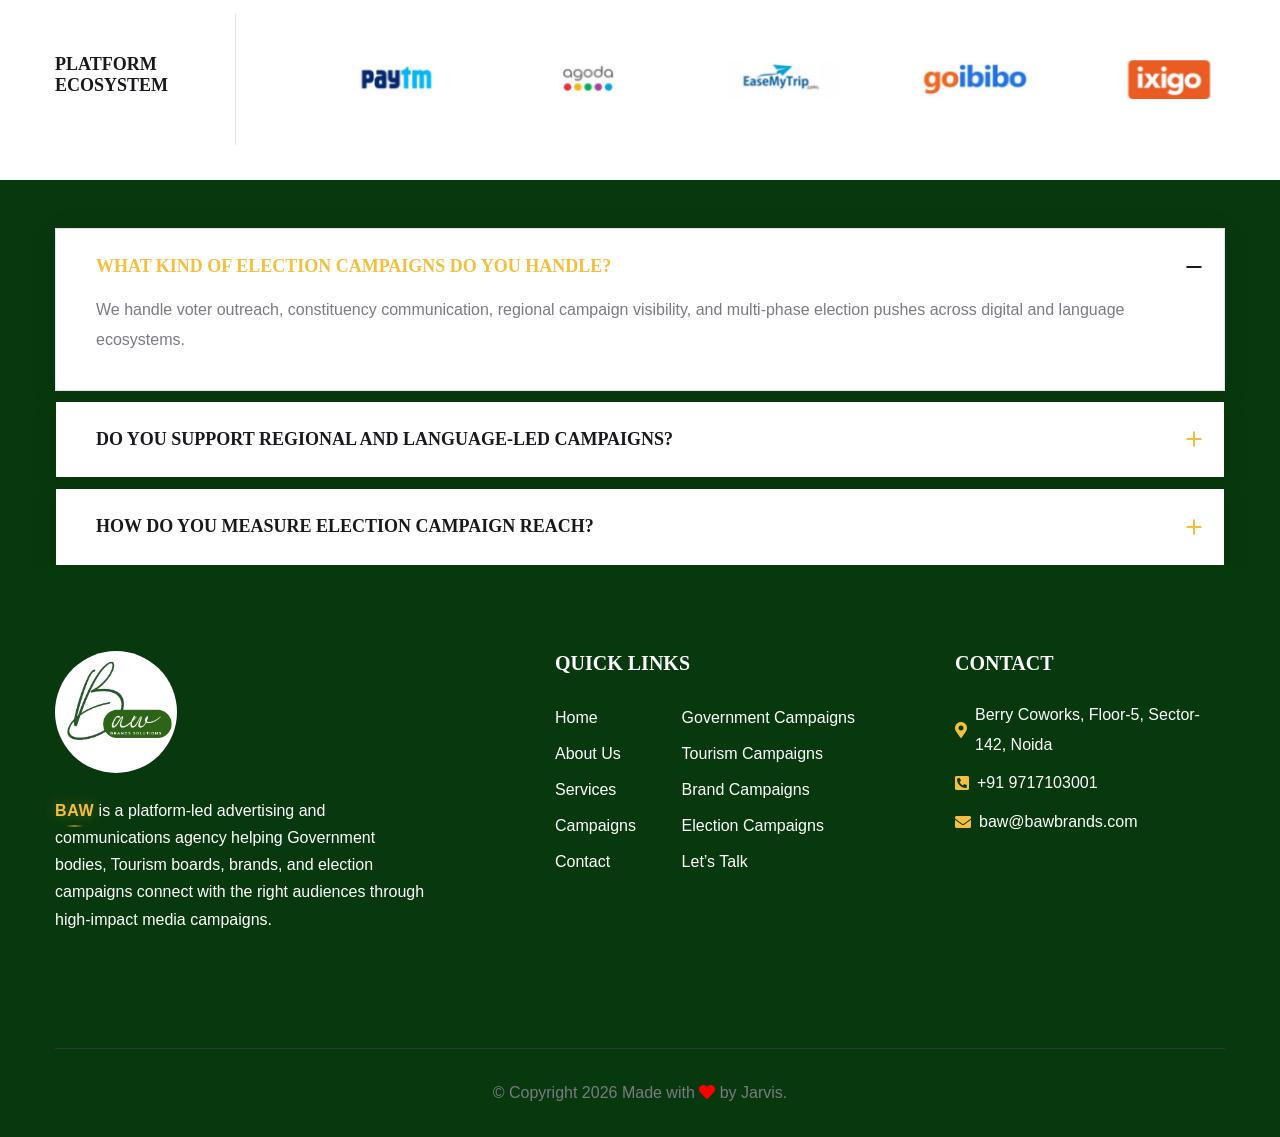
<file: electioncampaigns.html>
<!DOCTYPE html>
<html lang="en">

<head>
    <meta charset="UTF-8">
    <meta name="viewport" content="width=device-width, initial-scale=1.0">
    <title>Election Campaigns | BAW | Tech Platform Experts for Government & Tourism Campaigns</title>

    <!-- favicons Icons -->
    <link rel="apple-touch-icon" sizes="180x180" href="assets/images/bawlogo2.jpeg">
    <link rel="icon" type="image/png" sizes="32x32" href="assets/images/bawlogo2.jpeg">
    <link rel="icon" type="image/png" sizes="16x16" href="assets/images/bawlogo2.jpeg">
    <link rel="manifest" href="assets/images/bawlogo2.jpeg">
    <meta name="description" content="BAW delivers election outreach and voter engagement campaigns built for visibility, credibility, and high-impact communication across regional and national audience ecosystems.">

    <!-- fonts -->
    <link rel="preconnect" href="https://fonts.googleapis.com/">
    <link rel="preconnect" href="https://fonts.gstatic.com/" crossorigin>
    <link
        href="https://fonts.googleapis.com/css2?family=Instrument+Sans:ital,wght@0,400..700;1,400..700&amp;display=swap"
        rel="stylesheet">

    <link rel="stylesheet" href="assets/vendors/bootstrap/css/bootstrap.min.css">
    <link rel="stylesheet" href="assets/vendors/bootstrap-select/bootstrap-select.min.css">
    <link rel="stylesheet" href="assets/vendors/animate/animate.min.css">
    <link rel="stylesheet" href="assets/vendors/fontawesome/css/all.min.css">
    <link rel="stylesheet" href="assets/vendors/jquery-ui/jquery-ui.css">
    <link rel="stylesheet" href="assets/vendors/jarallax/jarallax.css">
    <link rel="stylesheet" href="assets/vendors/jquery-magnific-popup/jquery.magnific-popup.css">
    <link rel="stylesheet" href="assets/vendors/nouislider/nouislider.min.css">
    <link rel="stylesheet" href="assets/vendors/nouislider/nouislider.pips.css">
    <link rel="stylesheet" href="assets/vendors/cilox-icons/style.css">
    <link rel="stylesheet" href="assets/vendors/slick/slick.css">
    <link rel="stylesheet" href="assets/vendors/owl-carousel/css/owl.carousel.min.css">
    <link rel="stylesheet" href="assets/vendors/owl-carousel/css/owl.theme.default.min.css">

    <!-- template styles -->
    <link rel="stylesheet" href="assets/css/cilox.css">
</head>

<body class="custom-cursor bgg">

    

    <div class="preloader">
        <div class="preloader__image" style="background-image: url(assets/images/bawlogo2.jpeg);"></div>
    </div>
    <div class="page-wrapper">
        <header class="main-header main-header--two sticky-header sticky-header--normal">
            <div class="container-fluid">
                <div class="main-header__inner">
                    <div class="main-header__logo">
                        <a href="index.html">
                            <img src="assets/images/bawlogo2.jpeg" alt="baw" class="rounded-circle" width="120">
                        </a>
                    </div>
                    <nav class="main-header__nav main-menu">
                        <ul class="main-menu__list">


                            <li>
                                <a href="index.html">Home</a>
                            </li>

                            <li>
                                <a href="about.html">About</a>
                            </li>
                            <li class="dropdown">
                                <a href="services.html">Services</a>
                                <ul>
                                    <li><a href="govtcampaigns.html">Government Campaigns</a></li>
                                    <li><a href="tourism.html">Tourism Campaigns</a></li>
                                    <li><a href="brandcampaigns.html">Brand Campaigns</a></li>
                                    <li><a href="electioncampaigns.html">Election Campaigns</a></li>
                                </ul>
                            </li>
                            <li>
                                <a href="contact.html">Contact</a>
                            </li>
                        </ul>
                    </nav>

                </div>
            </div>
        </header>
        <section class="page-header">
            <div class="page-header__bg"></div>
            <div class="container">
                <div class="page-header__inner">
                    <h2 class="page-header__title bw-split-in-right">Election Campaigns</h2>

                </div>
            </div>
        </section>

        <section class="service-details section-space">
            <div class="container">
                <div class="row gutter-y-30">

                    <!-- SIDEBAR -->
                    <div class="col-md-12 col-lg-4">
                        <div class="service-sidebar">

                            <div class="service-sidebar__single wow fadeInUp" data-wow-duration="2500ms">
                                <ul class="list-unstyled service-sidebar__nav">
                                    <li><a href="govtcampaigns.html">Government Campaigns <i class="fas fa-arrow-right"></i></a></li>
                                    <li><a href="tourism.html">Tourism Campaigns <i class="fas fa-arrow-right"></i></a></li>
                                    <li><a href="brandcampaigns.html">Brand Campaigns <i class="fas fa-arrow-right"></i></a></li>
                                    <li class="active"><a href="electioncampaigns.html">Election Campaigns <i class="fas fa-arrow-right"></i></a></li>
                                </ul>
                            </div>

                            <div class="service-sidebar__single wow fadeInUp" data-wow-duration="2500ms">
                                <div class="service-sidebar__contact">
                                    <h3 class="service-sidebar__contact__title">
                                        Run Election <br> Outreach That <br> Reaches Voters
                                    </h3>
                                    <a href="contact.html" class="cilox-btn">
                                        <span class="cilox-btn__container">
                                            <span class="cilox-btn__text">contact us</span>
                                        </span>
                                        <i class="icon-right-arrow"></i>
                                    </a>
                                </div>
                            </div>

                            <div class="service-sidebar__single wow fadeInUp" data-wow-duration="2500ms">
                                <a href="contact.html" class="project-agreement">
                                    <div class="icon">
                                        <i class="icon-pdf-file"></i>
                                    </div>
                                    <div class="project-agreement__content">
                                        <h4 class="project-agreement__title">Start Election Campaign</h4>
                                        <span class="project-agreement__size">Discuss your requirement</span>
                                    </div>
                                </a>
                            </div>

                        </div>
                    </div>

                    <!-- CONTENT -->
                    <div class="col-md-12 col-lg-8">
                        <div class="service-details__content">

                            <div class="service-details__thumbnail hover:shine wow fadeInUp">
                                <img src="assets/images/service/service-d-1-4.jpg" alt="Election Campaigns">
                            </div>

                            <h3 class="service-details__title wow fadeInUp">
                                Election Campaigns & Voter Engagement
                            </h3>

                            <p class="service-details__text wow fadeInUp">
                                <span class="baw-mark">BAW</span> delivers election outreach and voter engagement campaigns built for visibility,
                                credibility, and high-impact communication across regional and national audience
                                ecosystems. We combine platform reach, audience targeting, and disciplined campaign
                                execution to help election communication land where voters already are.
                            </p>

                            <p class="service-details__text wow fadeInUp">
                                From awareness drives and constituency-focused outreach to multi-phase election
                                pushes, our campaigns are built to move sentiment, drive participation, and
                                deliver consistent presence across digital, regional, and language ecosystems.
                            </p>

                            <h4 class="service-details__sub-title wow fadeInUp">
                                What We Execute
                            </h4>

                            <p class="service-details__text wow fadeInUp">
                                Our election campaigns are designed for reach, credibility, and audience
                                resonance — supported by platform strategy, regional segmentation, and
                                campaign-grade execution timelines.
                            </p>

                            <h3 class="service-details__title wow fadeInUp">
                                Campaign Focus Areas
                            </h3>

                            <ul class="service-details__choose list-unstyled wow fadeInUp">
                                <li class="service-details__choose__item">
                                    <div class="icon"><i class="icon-job-promotion"></i></div>
                                    <h4 class="service-details__choose__item__title">Voter Awareness & Outreach</h4>
                                </li>
                                <li class="service-details__choose__item">
                                    <div class="icon"><i class="icon-targeted-marketing"></i></div>
                                    <h4 class="service-details__choose__item__title">Constituency & Regional Targeting</h4>
                                </li>
                                <li class="service-details__choose__item">
                                    <div class="icon"><i class="icon-marketing"></i></div>
                                    <h4 class="service-details__choose__item__title">Multi-Phase Campaign Visibility</h4>
                                </li>
                            </ul>

                            <p class="service-details__text wow fadeInUp">
                                Our work spans State-level election outreach, regional campaign visibility,
                                voter awareness initiatives, and language-led communication — all designed
                                to support credible, high-reach election campaigns.
                            </p>

                        </div>
                    </div>

                </div>
            </div>
        </section>

        <div class="client-carousel client-carousel--about wow fadeInUp" data-wow-duration='1500ms' data-wow-delay='500ms'>
            <div class="container">
                <div class="client-carousel__inner">
                    <div class="client-carousel__left">
                        <h2 class="client-carousel__title">Platform Ecosystem</h2>
                    </div>
                    <div class="client-carousel__box">
                                <div class="client-carousel__one cilox-owl__carousel owl-theme owl-carousel" data-owl-options='{
                                "items": 5,
                                "margin": 65,
                                "smartSpeed": 500,
                                "loop":true,
                                "autoplay": true,
                                "autoplayTimeout": 1000,
                                "nav":false,
                                "dots":false,
                                "navText": ["<span class=\"icon-left-arrow\"></span>","<span class=\"icon-right-arrow\"></span>"],
                                "responsive":{
                                    "0":{
                                        "items": 2,
                                        "margin": 30
                                    },
                                    "431":{
                                        "items": 1,
                                        "margin": 30
                                    },
                                    "500":{
                                        "items": 2,
                                        "margin": 40
                                    },
                                    "768":{
                                        "items": 3,
                                        "margin": 50
                                    },
                                    "992":{
                                        "items": 4,
                                        "margin": 60
                                    },
                                    "1200":{
                                        "items": 5,
                                        "margin": 80
                                    }
                                }
                            }'>
                                    <div class="client-carousel__one__item"><img src="assets/images/tech/zepto.png" alt="cilox"></div>
                                    <div class="client-carousel__one__item"><img src="assets/images/tech/amazon.png" alt="cilox"></div>
                                    <div class="client-carousel__one__item"><img src="assets/images/tech/paytm.png" alt="cilox"></div>
                                    <div class="client-carousel__one__item"><img src="assets/images/tech/agoda.png" alt="cilox"></div>
                                    <div class="client-carousel__one__item"><img src="assets/images/tech/easemytrip.png" alt="cilox"></div>
                                    <div class="client-carousel__one__item"><img src="assets/images/tech/goibibo.png" alt="cilox"></div>
                                    <div class="client-carousel__one__item"><img src="assets/images/tech/ixigo.png" alt="cilox"></div>
                                    <div class="client-carousel__one__item"><img src="assets/images/tech/makemytrip.png" alt="cilox"></div>
                                    <div class="client-carousel__one__item"><img src="assets/images/tech/rapido.png" alt="cilox"></div>
                                    <div class="client-carousel__one__item"><img src="assets/images/tech/phonepe.png" alt="cilox"></div>
                                    <div class="client-carousel__one__item"><img src="assets/images/tech/booking.com.png" alt="cilox"></div>
                                    <div class="client-carousel__one__item"><img src="assets/images/tech/brut.png" alt="cilox"></div>
                                    <div class="client-carousel__one__item"><img src="assets/images/tech/nobrokerhood.png" alt="cilox"></div>
                                    <div class="client-carousel__one__item"><img src="assets/images/tech/skyscanner.png" alt="cilox"></div>
                                    <div class="client-carousel__one__item"><img src="assets/images/tech/spotify.png" alt="cilox"></div>
                                    <div class="client-carousel__one__item"><img src="assets/images/tech/airtel.png" alt="cilox"></div>
                                </div>
                            </div>

                </div>
            </div>
        </div>

        <div class="faq-one wow fadeInUp pt-5" data-wow-delay="00ms" data-wow-duration="1500ms">
            <div class="container">
                <div class="faq-one__content">
                    <div class="faq-one__accordion cilox-accrodion" data-grp-name="cilox-accrodion">

                        <div class="accrodion active">
                            <div class="accrodion-title">
                                <h4>What kind of election campaigns do you handle?<i class="accrodion-title__icon"></i></h4>
                            </div>
                            <div class="accrodion-content">
                                <div class="inner">
                                    <p>
                                        We handle voter outreach, constituency communication, regional campaign
                                        visibility, and multi-phase election pushes across digital and language
                                        ecosystems.
                                    </p>
                                </div>
                            </div>
                        </div>

                        <div class="accrodion">
                            <div class="accrodion-title">
                                <h4>Do you support regional and language-led campaigns?<i class="accrodion-title__icon"></i></h4>
                            </div>
                            <div class="accrodion-content">
                                <div class="inner">
                                    <p>
                                        Yes. Our campaigns are designed to reach audiences in their language and
                                        region — supporting State-level outreach, constituency communication,
                                        and culturally relevant messaging.
                                    </p>
                                </div>
                            </div>
                        </div>

                        <div class="accrodion">
                            <div class="accrodion-title">
                                <h4>How do you measure election campaign reach?<i class="accrodion-title__icon"></i></h4>
                            </div>
                            <div class="accrodion-content">
                                <div class="inner">
                                    <p>
                                        Through platform analytics, audience reach, regional engagement signals,
                                        and visibility tracking across each phase of the campaign cycle.
                                    </p>
                                </div>
                            </div>
                        </div>

                    </div>
                </div>
            </div>
        </div>


        <footer class="main-footer">
            <div class="main-footer__bg" style="background-color:#08380e"></div>
            <div class="main-footer__middle">
                <div class="container">
                    <div class="row gutter-y-40">

                        <!-- Footer About -->
                        <div class="col-md-6 col-xl-4 col-lg-4 wow fadeInUp" data-wow-delay="00ms">
                            <a href="index.html" class="footer-logo">
                                <img src="assets/images/bawlogo2.jpeg" width="122" alt="BAW Logo" class="rounded-circle">
                            </a>

                            <div class="footer-widget footer-widget--about mt-4">
                                <p class="footer-widget__text">
                                    <span class="baw-mark">BAW</span> is a platform-led advertising and communications agency helping Government bodies,
                                    Tourism boards, brands, and election campaigns connect with the right audiences
                                    through high-impact media campaigns.
                                </p>

                            </div>
                        </div>

                        <!-- Footer Links -->
                        <div class="col-md-6 offset-xl-1 col-xl-3 col-lg-4 wow fadeInUp" data-wow-delay="200ms">
                            <div class="footer-widget footer-widget--links">
                                <h2 class="footer-widget__title">Quick Links</h2>
                                <div class="footer-widget__inner">
                                    <ul class="list-unstyled footer-widget__links">
                                        <li><a href="index.html">Home</a></li>
                                        <li><a href="about.html">About Us</a></li>
                                        <li><a href="services.html">Services</a></li>
                                        <li><a href="govtcampaigns.html">Campaigns</a></li>
                                        <li><a href="contact.html">Contact</a></li>
                                    </ul>

                                    <ul class="list-unstyled footer-widget__links">
                                        <li><a href="govtcampaigns.html">Government Campaigns</a></li>
                                        <li><a href="tourism.html">Tourism Campaigns</a></li>
                                        <li><a href="brandcampaigns.html">Brand Campaigns</a></li>
                                        <li><a href="electioncampaigns.html">Election Campaigns</a></li>
                                        <li><a href="contact.html">Let’s Talk</a></li>
                                    </ul>
                                </div>
                            </div>
                        </div>

                        <!-- Footer Contact -->
                        <div class="col-md-6 offset-xl-1 col-xl-3 col-lg-4 wow fadeInUp" data-wow-delay="300ms">
                            <div class="footer-widget footer-widget--mail">
                                <h2 class="footer-widget__title">Contact</h2>

                                <ul class="list-unstyled footer-widget__contant">
                                    <li>
                                        <a href="https://maps.app.goo.gl/rvNPSxW3k4PLUY1T8" target="_blank">
                                            <i class="fas fa-map-marker-alt"></i>
                                            Berry Coworks, Floor-5, Sector-142, Noida
                                        </a>
                                    </li>
                                    <li>
                                        <a href="tel:+919717103001">
                                            <i class="fas fa-phone-square-alt"></i> +91 9717103001
                                        </a>
                                    </li>
                                    <li>
                                        <a href="mailto:baw@bawbrands.com">
                                            <i class="fas fa-envelope"></i> baw@bawbrands.com
                                        </a>
                                    </li>
                                </ul>
                            </div>
                        </div>

                    </div>
                </div>
            </div>
            <div class="main-footer__bottom  wow fadeInUp" data-wow-delay="00ms">
                <div class="container">
                    <div class="main-footer__bottom__inner">
                        <p class="main-footer__copyright"> &copy; Copyright <span class="dynamic-year"></span> Made with <i class="fa fa-heart" style="color:red"></i> by Jarvis. </p>
                    </div>
                </div>
            </div>
        </footer>
    </div>
    <div class="mobile-nav__wrapper">
        <div class="mobile-nav__overlay mobile-nav__toggler"></div>
        <div class="mobile-nav__content">
            <span class="mobile-nav__close mobile-nav__toggler"><i class="fa fa-times"></i></span>

            <div class="logo-box">
                <a href="index.html" aria-label="logo image"><img src="assets/images/bawlogo2.jpeg" width="123"
                        alt="logo"></a>
            </div>
            <div class="mobile-nav__container"></div>

            <ul class="mobile-nav__contact list-unstyled">
                <li>
                    <i class="fa fa-envelope"></i>
                    <a href="mailto:baw@bawbrands.com">baw@bawbrands.com</a>
                </li>
                <li>
                    <i class="fa fa-phone-alt"></i>
                    <a href="tel:97171030018">+91 9717103001</a>
                </li>
            </ul>
            <div class="mobile-nav__social">
                <a href="https://facebook.com/">
                    <i class="icon-facebook"></i>
                    <span class="sr-only">Facebook</span>
                </a>
                <a href="https://pinterest.com/">
                    <i class="icon-instagram"></i>
                    <span class="sr-only">Instagram</span>
                </a>
                <a href="https://twitter.com/">
                    <i class="icon-twitter"></i>
                    <span class="sr-only">Twitter</span>
                </a>
                <a href="https://youtube.com/">
                    <i class="icon-youtube"></i>
                    <span class="sr-only">Youtube</span>
                </a>
            </div>
        </div>
    </div>

    <div id="scroll-top" class="scroll-top">
        <span id="scroll-top-value" class="scroll-top-value"></span>
    </div>

    <script src="assets/vendors/jquery/jquery-3.7.1.min.js"></script>
    <script src="assets/vendors/bootstrap/js/bootstrap.bundle.min.js"></script>
    <script src="assets/vendors/bootstrap-select/bootstrap-select.min.js"></script>
    <script src="assets/vendors/jarallax/jarallax.min.js"></script>
    <script src="assets/vendors/jquery-ui/jquery-ui.js"></script>
    <script src="assets/vendors/jquery-ajaxchimp/jquery.ajaxchimp.min.js"></script>
    <script src="assets/vendors/jquery-appear/jquery.appear.min.js"></script>
    <script src="assets/vendors/jquery-magnific-popup/jquery.magnific-popup.min.js"></script>
    <script src="assets/vendors/jquery-validate/jquery.validate.min.js"></script>
    <script src="assets/vendors/nouislider/nouislider.min.js"></script>
    <script src="assets/vendors/wnumb/wNumb.min.js"></script>
    <script src="assets/vendors/owl-carousel/js/owl.carousel.min.js"></script>
    <script src="assets/vendors/wow/wow.js"></script>
    <script src="assets/vendors/imagesloaded/imagesloaded.min.js"></script>
    <script src="assets/vendors/isotope/isotope.js"></script>
    <script src="assets/vendors/slick/slick.min.js"></script>
    <script src="assets/vendors/countdown/countdown.min.js"></script>
    <script src="assets/vendors/jquery-lettering/jquery.lettering.min.js"></script>

    <!-- gsap js -->
    <script src="assets/vendors/gsap/gsap.js"></script>
    <script src="assets/vendors/gsap/scrolltrigger.min.js"></script>
    <script src="assets/vendors/gsap/splittext.min.js"></script>
    <script src="assets/vendors/gsap/cilox-split.js"></script>

    <!-- template js -->
    <script src="assets/js/cilox.js"></script>
</body>


</html>
</file>
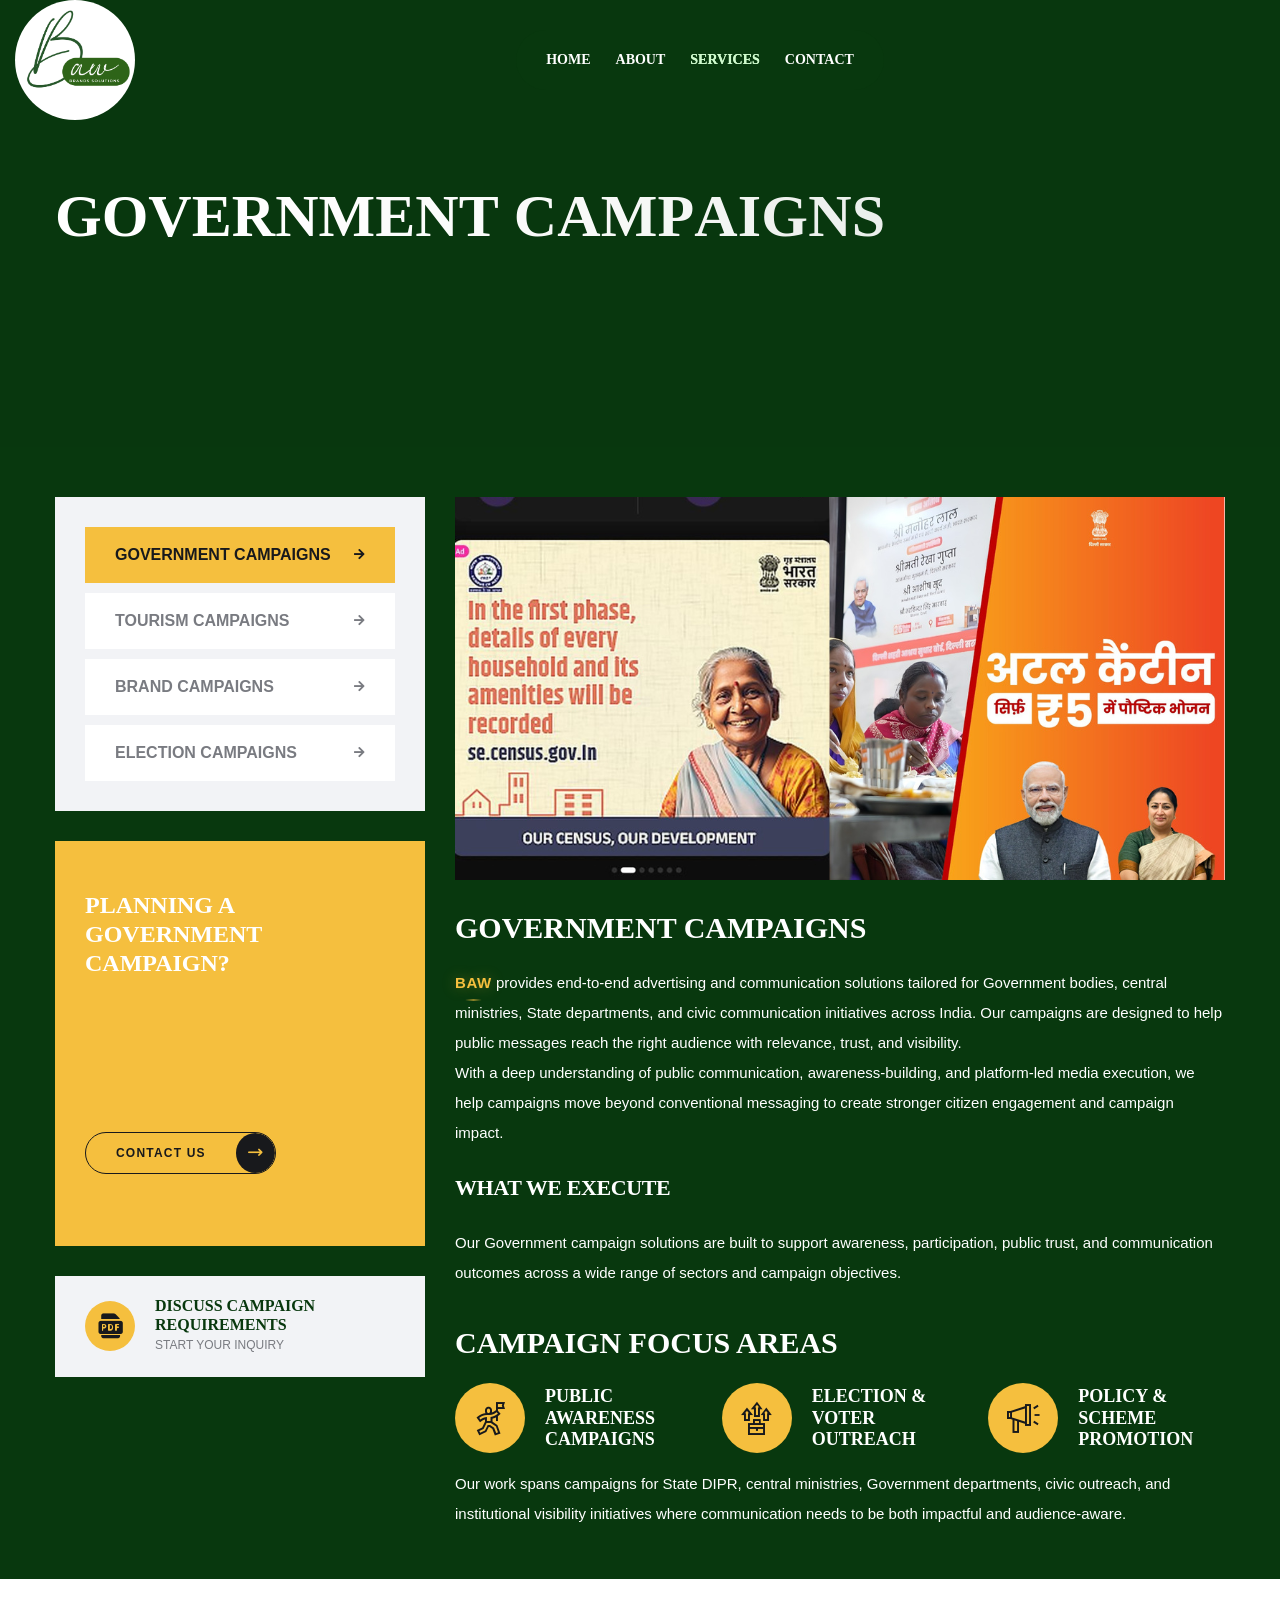
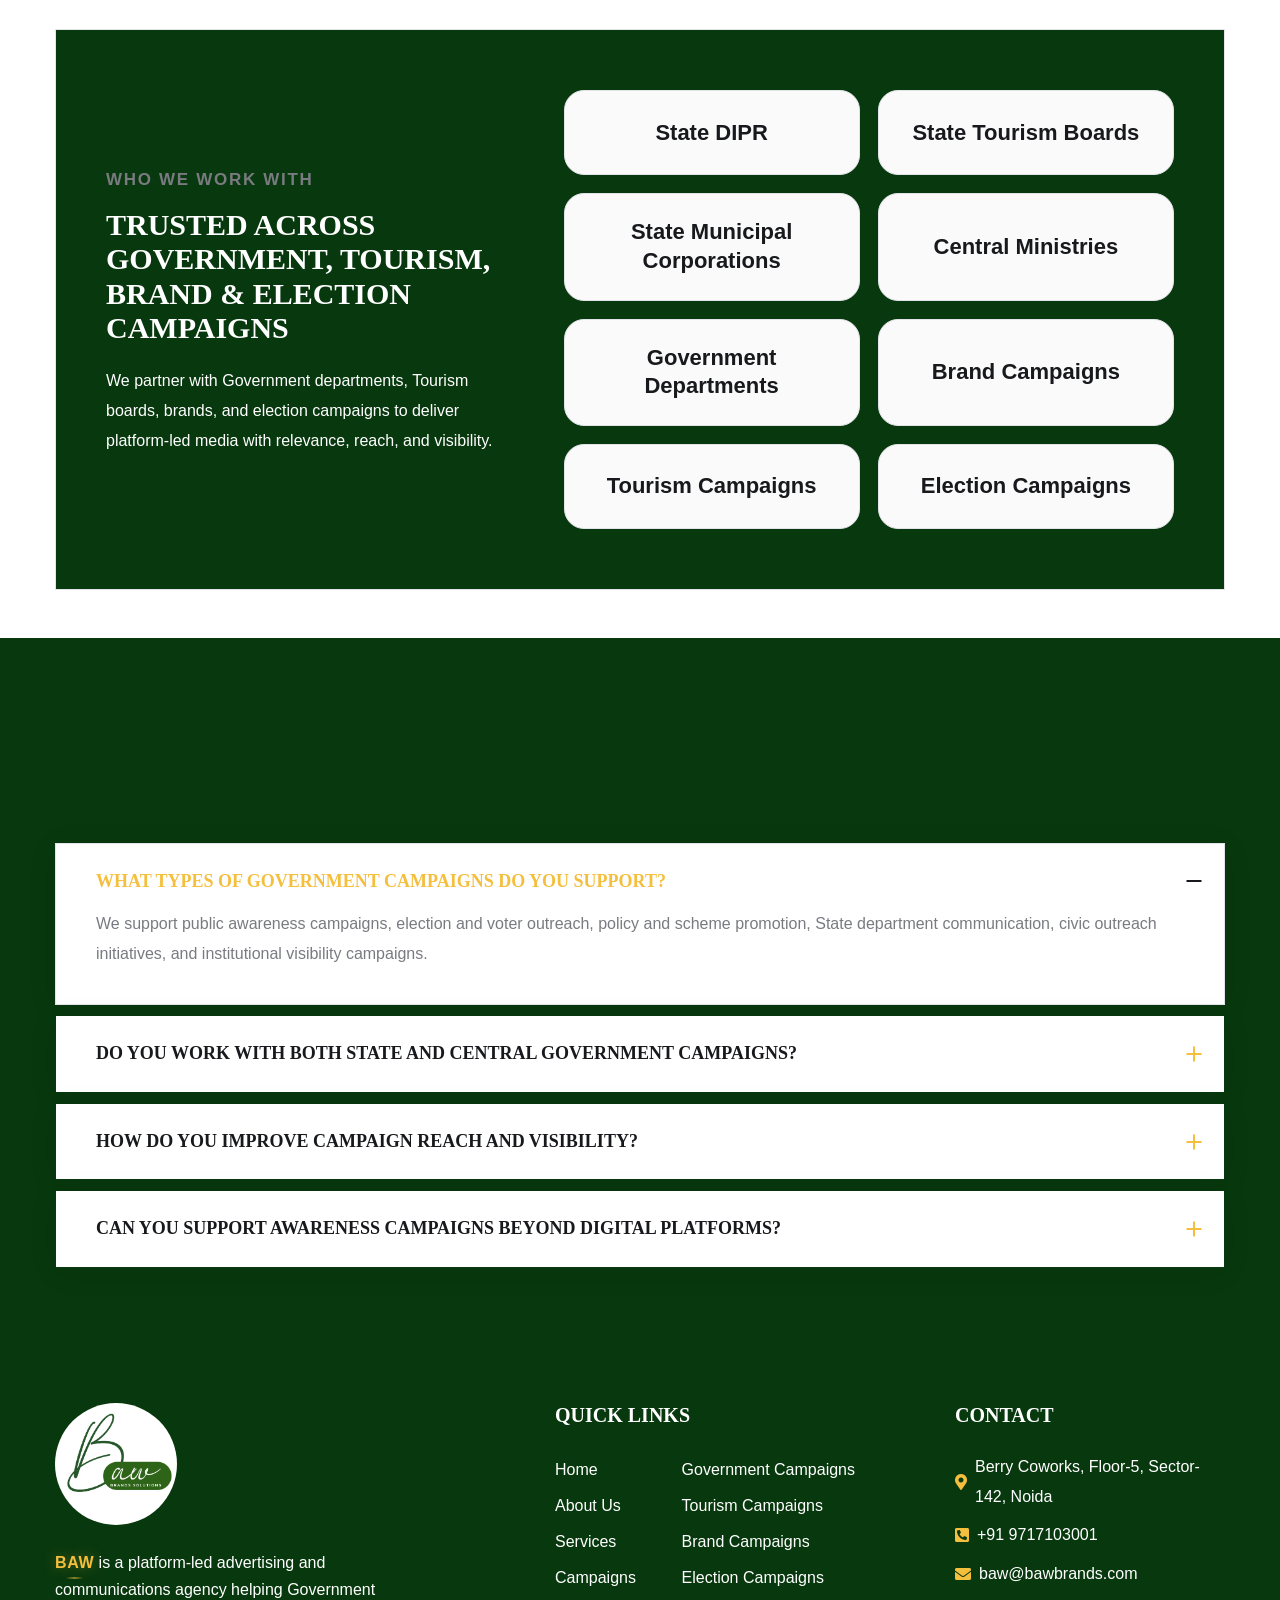
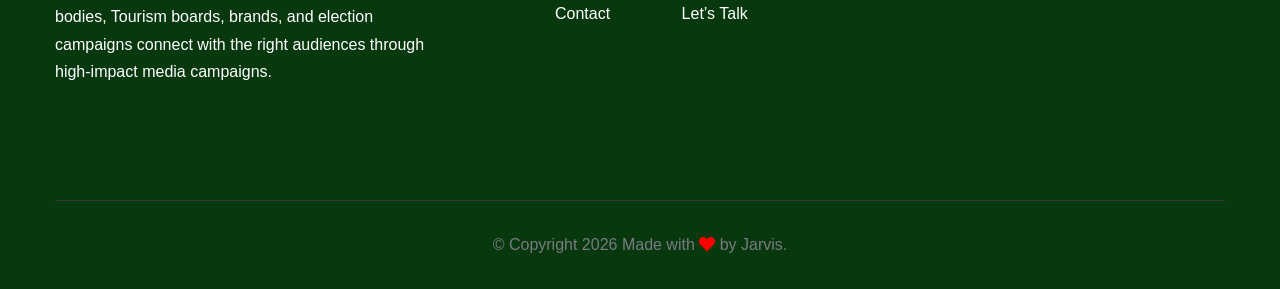
<file: govtcampaigns.html>
<!DOCTYPE html>
<html lang="en">

<head>
    <meta charset="UTF-8">
    <meta name="viewport" content="width=device-width, initial-scale=1.0">
    <title>Government Campaigns | BAW | Tech Platform Experts for Government & Tourism Campaigns</title>

    <!-- favicons Icons -->
    <link rel="apple-touch-icon" sizes="180x180" href="assets/images/bawlogo2.jpeg">
    <link rel="icon" type="image/png" sizes="32x32" href="assets/images/bawlogo2.jpeg">
    <link rel="icon" type="image/png" sizes="16x16" href="assets/images/bawlogo2.jpeg">
    <link rel="manifest" href="assets/images/bawlogo2.jpeg">
    <meta name="description" content="BAW is an advertising and communications agency delivering Government campaigns, Tourism promotions, and public awareness initiatives through platform-led media solutions across India.">

    <!-- fonts -->
    <link rel="preconnect" href="https://fonts.googleapis.com/">
    <link rel="preconnect" href="https://fonts.gstatic.com/" crossorigin>
    <link
        href="https://fonts.googleapis.com/css2?family=Instrument+Sans:ital,wght@0,400..700;1,400..700&amp;display=swap"
        rel="stylesheet">

    <link rel="stylesheet" href="assets/vendors/bootstrap/css/bootstrap.min.css">
    <link rel="stylesheet" href="assets/vendors/bootstrap-select/bootstrap-select.min.css">
    <link rel="stylesheet" href="assets/vendors/animate/animate.min.css">
    <link rel="stylesheet" href="assets/vendors/fontawesome/css/all.min.css">
    <link rel="stylesheet" href="assets/vendors/jquery-ui/jquery-ui.css">
    <link rel="stylesheet" href="assets/vendors/jarallax/jarallax.css">
    <link rel="stylesheet" href="assets/vendors/jquery-magnific-popup/jquery.magnific-popup.css">
    <link rel="stylesheet" href="assets/vendors/nouislider/nouislider.min.css">
    <link rel="stylesheet" href="assets/vendors/nouislider/nouislider.pips.css">
    <link rel="stylesheet" href="assets/vendors/cilox-icons/style.css">
    <link rel="stylesheet" href="assets/vendors/slick/slick.css">
    <link rel="stylesheet" href="assets/vendors/owl-carousel/css/owl.carousel.min.css">
    <link rel="stylesheet" href="assets/vendors/owl-carousel/css/owl.theme.default.min.css">

    <!-- template styles -->
    <link rel="stylesheet" href="assets/css/cilox.css">
</head>

<body class="custom-cursor bgg">

    

    <div class="preloader">
        <div class="preloader__image" style="background-image: url(assets/images/bawlogo2.jpeg);"></div>
    </div>
    <div class="page-wrapper">
        <header class="main-header main-header--two sticky-header sticky-header--normal">
            <div class="container-fluid">
                <div class="main-header__inner">
                    <div class="main-header__logo">
                        <a href="index.html">
                            <img src="assets/images/bawlogo2.jpeg" alt="baw" class="rounded-circle" width="120">
                        </a>
                    </div>
                    <nav class="main-header__nav main-menu">
                        <ul class="main-menu__list">


                            <li>
                                <a href="index.html">Home</a>
                            </li>

                            <li>
                                <a href="about.html">About</a>
                            </li>
                            <li class="dropdown">
                                <a href="services.html">Services</a>
                                <ul>
                                    <li><a href="govtcampaigns.html">Government Campaigns</a></li>
                                    <li><a href="tourism.html">Tourism Campaigns</a></li>
                                    <li><a href="brandcampaigns.html">Brand Campaigns</a></li>
                                    <li><a href="electioncampaigns.html">Election Campaigns</a></li>
                                </ul>
                            </li>
                            <li>
                                <a href="contact.html">Contact</a>
                            </li>
                        </ul>
                    </nav>
                    
                </div>
            </div>
        </header>
        <section class="page-header">
            <div class="page-header__bg"></div>
            <div class="container">
                <div class="page-header__inner">
                    <h2 class="page-header__title bw-split-in-right">Government Campaigns</h2>
                    
                </div>
            </div>
        </section>
        
        <section class="service-details section-space">
            <div class="container">
                <div class="row gutter-y-30">

                    <!-- SIDEBAR START -->
                    <div class="col-md-12 col-lg-4">
                        <div class="service-sidebar">

                            <div class="service-sidebar__single wow fadeInUp" data-wow-delay="00ms" data-wow-duration="2500ms">
                                <ul class="list-unstyled service-sidebar__nav">
                                    <li class="active"><a href="govtcampaigns.html">Government Campaigns <i class="fas fa-arrow-right"></i></a></li>
                                    <li><a href="tourism.html">Tourism Campaigns <i class="fas fa-arrow-right"></i></a></li>
                                    <li><a href="brandcampaigns.html">Brand Campaigns <i class="fas fa-arrow-right"></i></a></li>
                                    <li><a href="electioncampaigns.html">Election Campaigns <i class="fas fa-arrow-right"></i></a></li>
                                </ul>
                            </div>

                            <div class="service-sidebar__single wow fadeInUp" data-wow-delay="00ms" data-wow-duration="2500ms">
                                <div class="service-sidebar__contact">
                                    <h3 class="service-sidebar__contact__title">Planning a <br> Government <br> Campaign?</h3>
                                    <a href="contact.html" class="cilox-btn">
                                        <span class="cilox-btn__container">
                                            <span class="cilox-btn__text">contact us</span>
                                        </span>
                                        <i class="icon-right-arrow"></i>
                                    </a>
                                </div>
                            </div>

                            <div class="service-sidebar__single wow fadeInUp" data-wow-delay="00ms" data-wow-duration="2500ms">
                                <a href="contact.html" class="project-agreement">
                                    <div class="icon">
                                        <i class="icon-pdf-file"></i>
                                    </div>
                                    <div class="project-agreement__content">
                                        <h4 class="project-agreement__title">Discuss Campaign Requirements</h4>
                                        <span class="project-agreement__size">Start your inquiry</span>
                                    </div>
                                </a>
                            </div>

                        </div>
                    </div>
                    <!-- SIDEBAR END -->

                    <!-- CONTENT START -->
                    <div class="col-md-12 col-lg-8">
                        <div class="service-details__content">

                            <div class="service-details__thumbnail hover:shine wow fadeInUp" data-wow-delay="00ms" data-wow-duration="2500ms">
                                <img src="assets/images/govt.png" alt="Government Campaigns">
                            </div>

                            <h3 class="service-details__title wow fadeInUp" data-wow-delay="00ms" data-wow-duration="2500ms">
                                Government Campaigns
                            </h3>

                            <p class="service-details__text wow fadeInUp" data-wow-delay="00ms" data-wow-duration="2500ms">
                                <span class="baw-mark">BAW</span> provides end-to-end advertising and communication solutions tailored for Government bodies,
                                central ministries, State departments, and civic communication initiatives across India.
                                Our campaigns are designed to help public messages reach the right audience with relevance,
                                trust, and visibility.
                            </p>

                            <p class="service-details__text wow fadeInUp" data-wow-delay="00ms" data-wow-duration="2500ms">
                                With a deep understanding of public communication, awareness-building, and platform-led media execution,
                                we help campaigns move beyond conventional messaging to create stronger citizen engagement and campaign impact.
                            </p>

                            <h4 class="service-details__sub-title wow fadeInUp" data-wow-delay="00ms" data-wow-duration="2500ms">
                                What We Execute
                            </h4>

                            <p class="service-details__text wow fadeInUp" data-wow-delay="00ms" data-wow-duration="2500ms">
                                Our Government campaign solutions are built to support awareness, participation, public trust,
                                and communication outcomes across a wide range of sectors and campaign objectives.
                            </p>

                            <h3 class="service-details__title wow fadeInUp" data-wow-delay="00ms" data-wow-duration="2500ms">
                                Campaign Focus Areas
                            </h3>

                            <ul class="service-details__choose list-unstyled wow fadeInUp" data-wow-delay="00ms" data-wow-duration="2500ms">
                                <li class="service-details__choose__item">
                                    <div class="icon">
                                        <i class="icon-success"></i>
                                    </div>
                                    <h4 class="service-details__choose__item__title">Public Awareness Campaigns</h4>
                                </li>
                                <li class="service-details__choose__item">
                                    <div class="icon">
                                        <i class="icon-job-promotion"></i>
                                    </div>
                                    <h4 class="service-details__choose__item__title">Election & Voter Outreach</h4>
                                </li>
                                <li class="service-details__choose__item">
                                    <div class="icon">
                                        <i class="icon-marketing"></i>
                                    </div>
                                    <h4 class="service-details__choose__item__title">Policy & Scheme Promotion</h4>
                                </li>
                            </ul>


                            <p class="service-details__text wow fadeInUp" data-wow-delay="00ms" data-wow-duration="2500ms">
                                Our work spans campaigns for State DIPR, central ministries, Government departments,
                                civic outreach, and institutional visibility initiatives where communication needs to
                                be both impactful and audience-aware.
                            </p>

                        </div>
                    </div>
                    <!-- CONTENT END -->

                </div>
            </div>
        </section>

        <section class="trusted-sector section-space-top pb-0 wow fadeInUp pb-5" style="background-color:white;" data-wow-duration="1500ms" data-wow-delay="500ms">
                    <div class="container">
                        <div class="trusted-sector__inner bgg">
                            <div class="row align-items-center gutter-y-30">
                                
                                <div class="col-lg-5">
                                    <div class="trusted-sector__content">
                                        <span class="trusted-sector__tagline">Who We Work With</span>
                                        <h2 class="trusted-sector__title">
                                            Trusted Across Government, Tourism, Brand & Election Campaigns
                                        </h2>
                                        <p class="trusted-sector__text">
                                            We partner with Government departments, Tourism boards, brands, and election
                                            campaigns to deliver platform-led media with relevance, reach, and visibility.
                                        </p>
                                    </div>
                                </div>

                                <div class="col-lg-7">
                                    <div class="trusted-sector__grid">
                                        <div class="trusted-sector__item">State DIPR</div>
                                        <div class="trusted-sector__item">State Tourism Boards</div>
                                        <div class="trusted-sector__item">State Municipal Corporations</div>
                                        <div class="trusted-sector__item">Central Ministries</div>
                                        <div class="trusted-sector__item">Government Departments</div>
                                        <div class="trusted-sector__item">Brand Campaigns</div>
                                        <div class="trusted-sector__item">Tourism Campaigns</div>
                                        <div class="trusted-sector__item">Election Campaigns</div>
                                    </div>
                                </div>

                            </div>
                        </div>
                    </div>
        </section>


        <section class="project-two section-space" id="project">
            <div class="container">
                <div class="sec-title text-center">
                    <h5 class="sec-title__tagline bw-split-in-up-fast"> Featured Government Campaigns </h5>
                    <h3 class="sec-title__title bw-split-in-up">Selected Work Across <br> Government Communication</h3>
                </div>

                <div class="row">
                    <div class="col-12">
                        <div class="faq-one wow fadeInUp mt-3" data-wow-delay="00ms" data-wow-duration="2500ms">
                            <div class="faq-one__content">
                                <div class="faq-one__accordion cilox-accrodion" data-grp-name="cilox-accrodion">

                                    <div class="accrodion active">
                                        <div class="accrodion-title">
                                            <h4>What types of Government campaigns do you support?<i class="accrodion-title__icon"></i></h4>
                                        </div>
                                        <div class="accrodion-content">
                                            <div class="inner">
                                                <p>
                                                    We support public awareness campaigns, election and voter outreach, policy and scheme promotion,
                                                    State department communication, civic outreach initiatives, and institutional visibility campaigns.
                                                </p>
                                            </div>
                                        </div>
                                    </div>

                                    <div class="accrodion">
                                        <div class="accrodion-title">
                                            <h4>Do you work with both State and central Government campaigns?<i class="accrodion-title__icon"></i></h4>
                                        </div>
                                        <div class="accrodion-content">
                                            <div class="inner">
                                                <p>
                                                    Yes, our work is designed to support State departments, central ministries,
                                                    Tourism boards, brand campaigns, and institutional communication campaigns.
                                                </p>
                                            </div>
                                        </div>
                                    </div>

                                    <div class="accrodion">
                                        <div class="accrodion-title">
                                            <h4>How do you improve campaign reach and visibility?<i class="accrodion-title__icon"></i></h4>
                                        </div>
                                        <div class="accrodion-content">
                                            <div class="inner">
                                                <p>
                                                    We use platform-led campaign execution and audience-focused media placements to help campaigns
                                                    connect with the right people more effectively.
                                                </p>
                                            </div>
                                        </div>
                                    </div>

                                    <div class="accrodion">
                                        <div class="accrodion-title">
                                            <h4>Can you support awareness campaigns beyond digital platforms?<i class="accrodion-title__icon"></i></h4>
                                        </div>
                                        <div class="accrodion-content">
                                            <div class="inner">
                                                <p>
                                                    Yes, in addition to digital placements, we also support on-ground communication formats,
                                                    including flyer and local outreach activities where relevant.
                                                </p>
                                            </div>
                                        </div>
                                    </div>

                                </div>
                            </div>
                        </div>
                    </div>
                </div>
            </div>
        </section>


        

        <footer class="main-footer">
            <div class="main-footer__bg" style="background-color:#08380e"></div>
            <div class="main-footer__middle">
                <div class="container">
                    <div class="row gutter-y-40">

                        <!-- Footer About -->
                        <div class="col-md-6 col-xl-4 col-lg-4 wow fadeInUp" data-wow-delay="00ms">
                            <a href="index.html" class="footer-logo">
                                <img src="assets/images/bawlogo2.jpeg" width="122" alt="BAW Logo" class="rounded-circle">
                            </a>

                            <div class="footer-widget footer-widget--about mt-4">
                                <p class="footer-widget__text">
                                    <span class="baw-mark">BAW</span> is a platform-led advertising and communications agency helping Government bodies,
                                    Tourism boards, brands, and election campaigns connect with the right audiences
                                    through high-impact media campaigns.
                                </p>

                            </div>
                        </div>

                        <!-- Footer Links -->
                        <div class="col-md-6 offset-xl-1 col-xl-3 col-lg-4 wow fadeInUp" data-wow-delay="200ms">
                            <div class="footer-widget footer-widget--links">
                                <h2 class="footer-widget__title">Quick Links</h2>
                                <div class="footer-widget__inner">
                                    <ul class="list-unstyled footer-widget__links">
                                        <li><a href="index.html">Home</a></li>
                                        <li><a href="about.html">About Us</a></li>
                                        <li><a href="services.html">Services</a></li>
                                        <li><a href="govtcampaigns.html">Campaigns</a></li>
                                        <li><a href="contact.html">Contact</a></li>
                                    </ul>

                                    <ul class="list-unstyled footer-widget__links">
                                        <li><a href="govtcampaigns.html">Government Campaigns</a></li>
                                        <li><a href="tourism.html">Tourism Campaigns</a></li>
                                        <li><a href="brandcampaigns.html">Brand Campaigns</a></li>
                                        <li><a href="electioncampaigns.html">Election Campaigns</a></li>
                                        <li><a href="contact.html">Let’s Talk</a></li>
                                    </ul>
                                </div>
                            </div>
                        </div>

                        <!-- Footer Contact -->
                        <div class="col-md-6 offset-xl-1 col-xl-3 col-lg-4 wow fadeInUp" data-wow-delay="300ms">
                            <div class="footer-widget footer-widget--mail">
                                <h2 class="footer-widget__title">Contact</h2>

                                <ul class="list-unstyled footer-widget__contant">
                                    <li>
                                        <a href="https://maps.app.goo.gl/rvNPSxW3k4PLUY1T8" target="_blank">
                                            <i class="fas fa-map-marker-alt"></i>
                                            Berry Coworks, Floor-5, Sector-142, Noida
                                        </a>
                                    </li>
                                    <li>
                                        <a href="tel:+919717103001">
                                            <i class="fas fa-phone-square-alt"></i> +91 9717103001
                                        </a>
                                    </li>
                                    <li>
                                        <a href="mailto:baw@bawbrands.com">
                                            <i class="fas fa-envelope"></i> baw@bawbrands.com
                                        </a>
                                    </li>
                                </ul>
                            </div>
                        </div>

                    </div>
                </div>
            </div>
            <div class="main-footer__bottom  wow fadeInUp" data-wow-delay="00ms">
                <div class="container">
                    <div class="main-footer__bottom__inner">
                        <p class="main-footer__copyright"> &copy; Copyright <span class="dynamic-year"></span> Made with <i class="fa fa-heart" style="color:red"></i> by Jarvis. </p>
                    </div>
                </div>
            </div>
        </footer>
    </div>
    <div class="mobile-nav__wrapper">
        <div class="mobile-nav__overlay mobile-nav__toggler"></div>
        <div class="mobile-nav__content">
            <span class="mobile-nav__close mobile-nav__toggler"><i class="fa fa-times"></i></span>

            <div class="logo-box">
                <a href="index.html" aria-label="logo image"><img src="assets/images/bawlogo2.jpeg" width="123"
                        alt="logo"></a>
            </div>
            <div class="mobile-nav__container"></div>

            <ul class="mobile-nav__contact list-unstyled">
                <li>
                    <i class="fa fa-envelope"></i>
                    <a href="mailto:baw@bawbrands.com">baw@bawbrands.com</a>
                </li>
                <li>
                    <i class="fa fa-phone-alt"></i>
                    <a href="tel:9717103001">+91 9717103001</a>
                </li>
            </ul>
            <div class="mobile-nav__social">
                <a href="https://facebook.com/">
                    <i class="icon-facebook"></i>
                    <span class="sr-only">Facebook</span>
                </a>
                <a href="https://pinterest.com/">
                    <i class="icon-instagram"></i>
                    <span class="sr-only">Instagram</span>
                </a>
                <a href="https://twitter.com/">
                    <i class="icon-twitter"></i>
                    <span class="sr-only">Twitter</span>
                </a>
                <a href="https://youtube.com/">
                    <i class="icon-youtube"></i>
                    <span class="sr-only">Youtube</span>
                </a>
            </div>
        </div>
    </div>

    <div id="scroll-top" class="scroll-top">
        <span id="scroll-top-value" class="scroll-top-value"></span>
    </div>

    <script src="assets/vendors/jquery/jquery-3.7.1.min.js"></script>
    <script src="assets/vendors/bootstrap/js/bootstrap.bundle.min.js"></script>
    <script src="assets/vendors/bootstrap-select/bootstrap-select.min.js"></script>
    <script src="assets/vendors/jarallax/jarallax.min.js"></script>
    <script src="assets/vendors/jquery-ui/jquery-ui.js"></script>
    <script src="assets/vendors/jquery-ajaxchimp/jquery.ajaxchimp.min.js"></script>
    <script src="assets/vendors/jquery-appear/jquery.appear.min.js"></script>
    <script src="assets/vendors/jquery-magnific-popup/jquery.magnific-popup.min.js"></script>
    <script src="assets/vendors/jquery-validate/jquery.validate.min.js"></script>
    <script src="assets/vendors/nouislider/nouislider.min.js"></script>
    <script src="assets/vendors/wnumb/wNumb.min.js"></script>
    <script src="assets/vendors/owl-carousel/js/owl.carousel.min.js"></script>
    <script src="assets/vendors/wow/wow.js"></script>
    <script src="assets/vendors/imagesloaded/imagesloaded.min.js"></script>
    <script src="assets/vendors/isotope/isotope.js"></script>
    <script src="assets/vendors/slick/slick.min.js"></script>
    <script src="assets/vendors/countdown/countdown.min.js"></script>
    <script src="assets/vendors/jquery-lettering/jquery.lettering.min.js"></script>

    <!-- gsap js -->
    <script src="assets/vendors/gsap/gsap.js"></script>
    <script src="assets/vendors/gsap/scrolltrigger.min.js"></script>
    <script src="assets/vendors/gsap/splittext.min.js"></script>
    <script src="assets/vendors/gsap/cilox-split.js"></script>

    <!-- template js -->
    <script src="assets/js/cilox.js"></script>
</body>


</html>
</file>
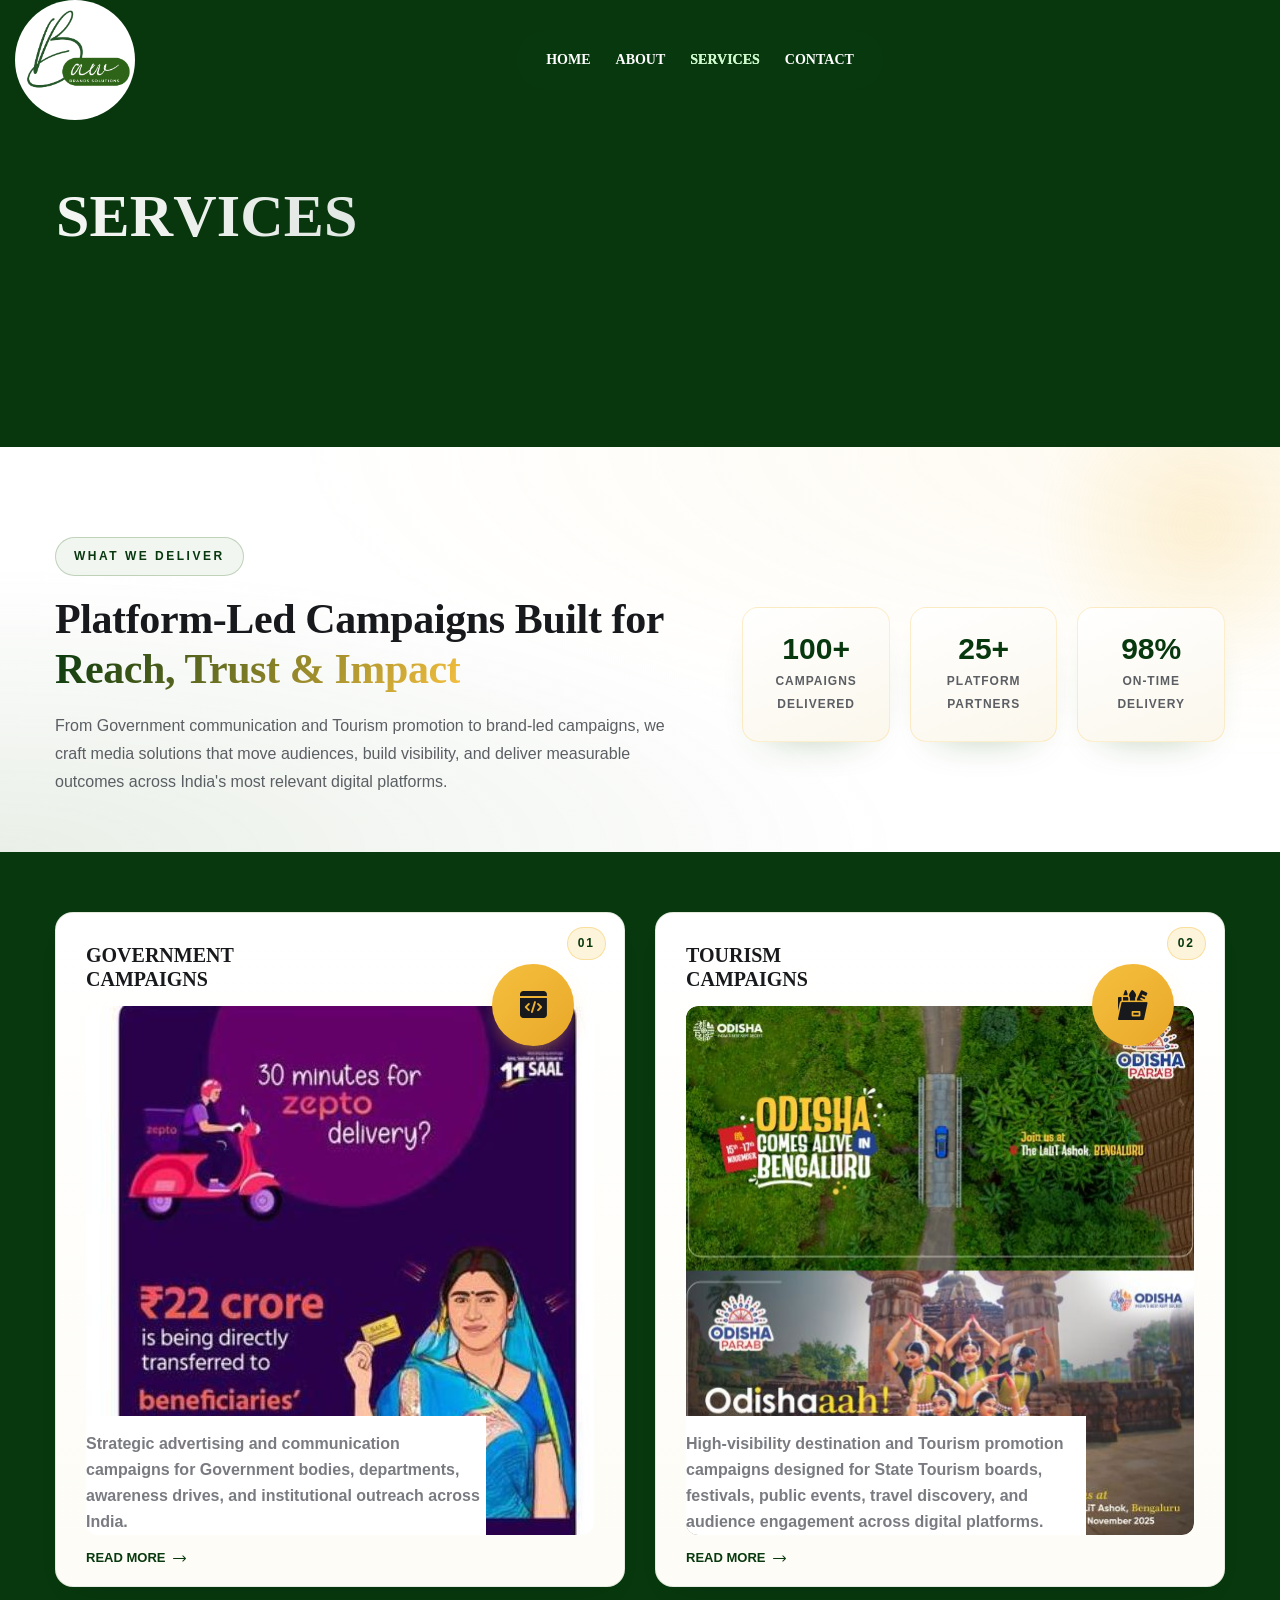
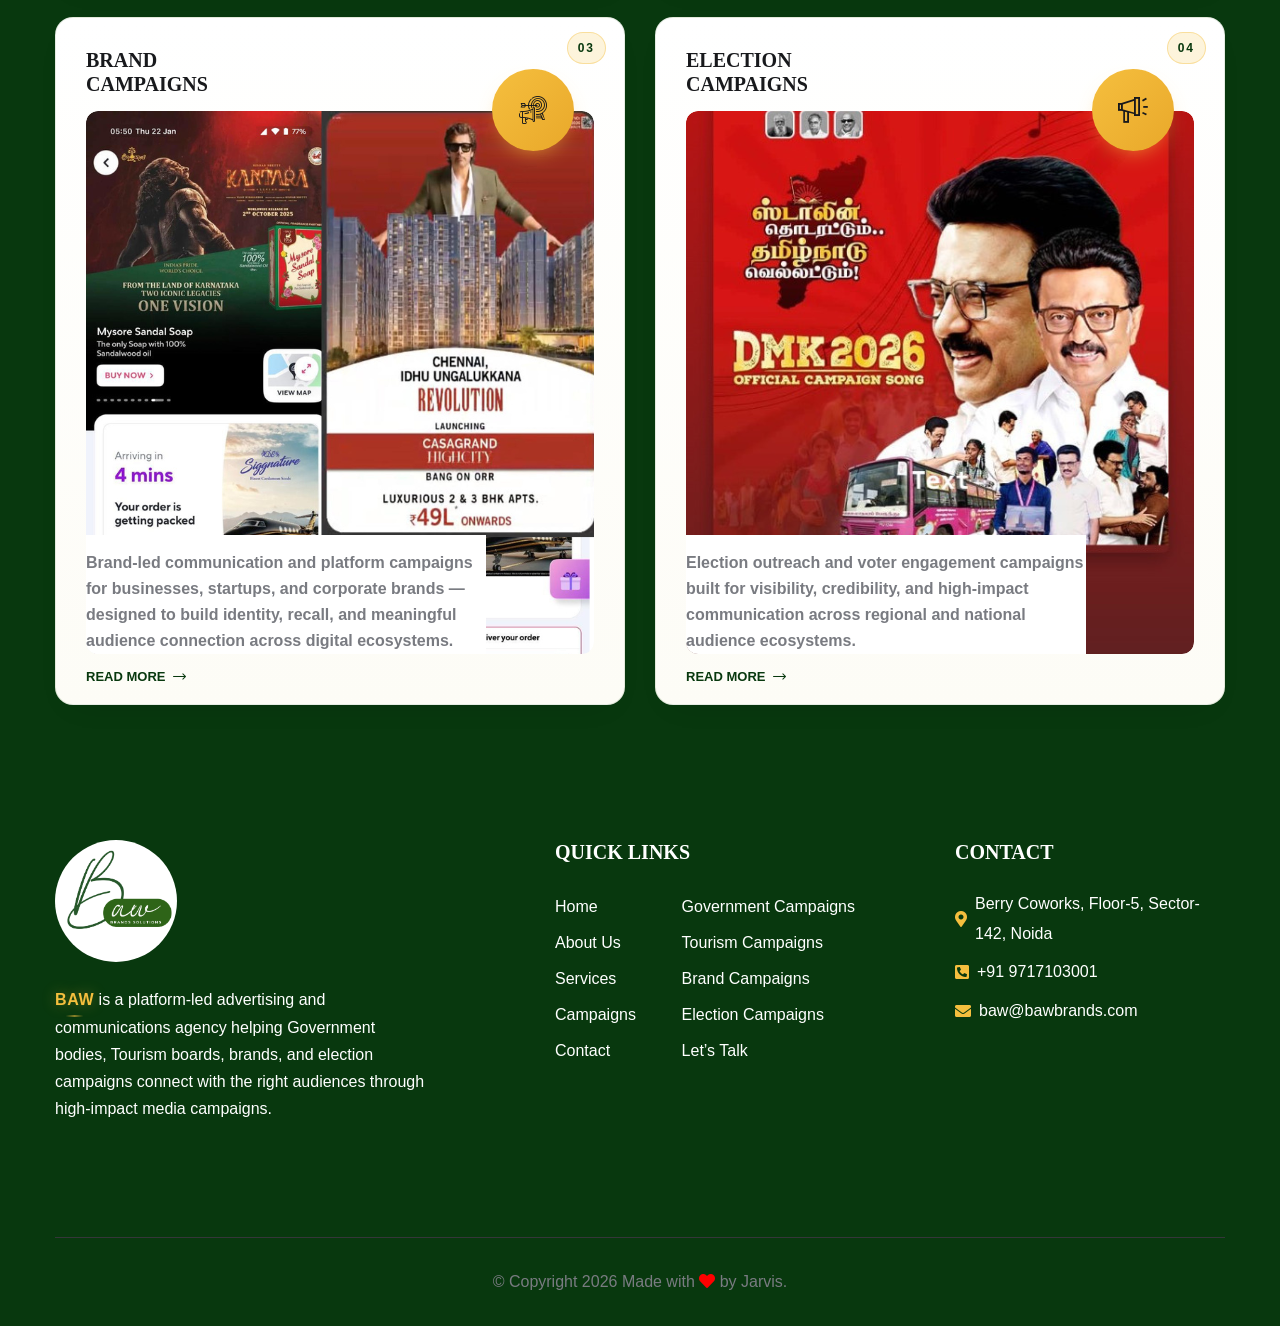
<file: services.html>
<!DOCTYPE html>
<html lang="en">

<head>
    <meta charset="UTF-8">
    <meta name="viewport" content="width=device-width, initial-scale=1.0">
    <title>Services | BAW | Tech Platform Experts for Government & Tourism Campaigns</title>

    <!-- favicons Icons -->
    <link rel="apple-touch-icon" sizes="180x180" href="assets/images/bawlogo2.jpeg">
    <link rel="icon" type="image/png" sizes="32x32" href="assets/images/bawlogo2.jpeg">
    <link rel="icon" type="image/png" sizes="16x16" href="assets/images/bawlogo2.jpeg">
    <link rel="manifest" href="assets/images/bawlogo2.jpeg">
    <meta name="description" content="BAW is an advertising and communications agency delivering Government campaigns, Tourism promotions, and public awareness initiatives through platform-led media solutions across India.">

    <!-- fonts -->
    <link rel="preconnect" href="https://fonts.googleapis.com/">
    <link rel="preconnect" href="https://fonts.gstatic.com/" crossorigin>
    <link
        href="https://fonts.googleapis.com/css2?family=Instrument+Sans:ital,wght@0,400..700;1,400..700&amp;display=swap"
        rel="stylesheet">

    <link rel="stylesheet" href="assets/vendors/bootstrap/css/bootstrap.min.css">
    <link rel="stylesheet" href="assets/vendors/bootstrap-select/bootstrap-select.min.css">
    <link rel="stylesheet" href="assets/vendors/animate/animate.min.css">
    <link rel="stylesheet" href="assets/vendors/fontawesome/css/all.min.css">
    <link rel="stylesheet" href="assets/vendors/jquery-ui/jquery-ui.css">
    <link rel="stylesheet" href="assets/vendors/jarallax/jarallax.css">
    <link rel="stylesheet" href="assets/vendors/jquery-magnific-popup/jquery.magnific-popup.css">
    <link rel="stylesheet" href="assets/vendors/nouislider/nouislider.min.css">
    <link rel="stylesheet" href="assets/vendors/nouislider/nouislider.pips.css">
    <link rel="stylesheet" href="assets/vendors/cilox-icons/style.css">
    <link rel="stylesheet" href="assets/vendors/slick/slick.css">
    <link rel="stylesheet" href="assets/vendors/owl-carousel/css/owl.carousel.min.css">
    <link rel="stylesheet" href="assets/vendors/owl-carousel/css/owl.theme.default.min.css">

    <!-- template styles -->
    <link rel="stylesheet" href="assets/css/cilox.css">
</head>

<body class="custom-cursor bgg">

    

    <div class="preloader">
        <div class="preloader__image" style="background-image: url(assets/images/bawlogo2.jpeg);"></div>
    </div>
    <div class="page-wrapper">
        <header class="main-header main-header--two sticky-header sticky-header--normal">
            <div class="container-fluid">
                <div class="main-header__inner">
                    <div class="main-header__logo">
                        <a href="index.html">
                            <img src="assets/images/bawlogo2.jpeg" alt="baw" class="rounded-circle" width="120">
                        </a>
                    </div>
                    <nav class="main-header__nav main-menu">
                        <ul class="main-menu__list">


                            <li>
                                <a href="index.html">Home</a>
                            </li>

                            <li>
                                <a href="about.html">About</a>
                            </li>
                            <li class="dropdown">
                                <a href="services.html">Services</a>
                                <ul>
                                    <li><a href="govtcampaigns.html">Government Campaigns</a></li>
                                    <li><a href="tourism.html">Tourism Campaigns</a></li>
                                    <li><a href="brandcampaigns.html">Brand Campaigns</a></li>
                                    <li><a href="electioncampaigns.html">Election Campaigns</a></li>
                                </ul>
                            </li>
                            <li>
                                <a href="contact.html">Contact</a>
                            </li>
                        </ul>
                    </nav>
                    
                </div>
            </div>
        </header>
        <section class="page-header">
            <div class="page-header__bg"></div>
            <div class="container">
                <div class="page-header__inner">
                    <h2 class="page-header__title bw-split-in-right">Services</h2>
                </div>
            </div>
        </section>


        <!-- Services Intro Start -->
        <section class="services-intro">
            <div class="container">
                <div class="services-intro__inner">
                    <div class="services-intro__content">
                        <span class="services-intro__tagline">What We Deliver</span>
                        <h2 class="services-intro__title">
                            Platform-Led Campaigns Built for <span>Reach, Trust & Impact</span>
                        </h2>
                        <p class="services-intro__text">
                            From Government communication and Tourism promotion to brand-led
                            campaigns, we craft media solutions that move audiences, build
                            visibility, and deliver measurable outcomes across India's most
                            relevant digital platforms.
                        </p>
                    </div>
                    <div class="services-intro__stats">
                        <div class="services-intro__stat">
                            <div class="services-intro__stat__num">100+</div>
                            <div class="services-intro__stat__label">Campaigns Delivered</div>
                        </div>
                        <div class="services-intro__stat">
                            <div class="services-intro__stat__num">25+</div>
                            <div class="services-intro__stat__label">Platform Partners</div>
                        </div>
                        <div class="services-intro__stat">
                            <div class="services-intro__stat__num">98%</div>
                            <div class="services-intro__stat__label">On-Time Delivery</div>
                        </div>
                    </div>
                </div>
            </div>
        </section>
        <!-- Services Intro End -->

        <!-- Service Start -->
        <section class="service-one section-space service-one--enhanced">
            <div class="container">
                <div class="row gutter-y-30">
                    <div class="col-lg-6 col-md-6 col-sm-12">
                        <div class="service-card service-card--premium wow fadeInUp" data-wow-duration='1500ms' data-wow-delay='100ms'>
                            <span class="service-card__badge">01</span>
                            <div class="service-card__top">
                                <h3 class="service-card__title">Government <br> Campaigns</h3>
                                <div class="service-card__icon">
                                    <i class="icon-web-design"></i>
                                </div>
                            </div>
                            <div class="service-card__thumb">
                                <img src="assets/images/service/service-1-1.jpg" alt="service image">
                                <p class="service-card__text">
                                    Strategic advertising and communication campaigns for Government bodies, departments,
                                    awareness drives, and institutional outreach across India.
                                </p>
                            </div>
                            <a href="govtcampaigns.html" class="service-card__btn">Read More <i class="icon-right-arrow"></i></a>
                        </div>
                    </div>
                    <div class="col-lg-6 col-md-6 col-sm-12">
                        <div class="service-card service-card--premium wow fadeInUp" data-wow-duration='1500ms' data-wow-delay='200ms'>
                            <span class="service-card__badge">02</span>
                            <div class="service-card__top">
                                <h3 class="service-card__title">Tourism <br> Campaigns</h3>
                                <div class="service-card__icon">
                                    <i class="icon-art-design"></i>
                                </div>
                            </div>
                            <div class="service-card__thumb">
                                <img src="assets/images/service/service-1-2.jpg" alt="service image">
                                <p class="service-card__text">
                                    High-visibility destination and Tourism promotion campaigns designed for State Tourism boards,
                                    festivals, public events, travel discovery, and audience engagement across digital platforms.
                                </p>
                            </div>
                            <a href="tourism.html" class="service-card__btn">Read More <i class="icon-right-arrow"></i></a>
                        </div>
                    </div>
                    <div class="col-lg-6 col-md-6 col-sm-12">
                        <div class="service-card service-card--premium wow fadeInUp" data-wow-duration='1500ms' data-wow-delay='300ms'>
                            <span class="service-card__badge">03</span>
                            <div class="service-card__top">
                                <h3 class="service-card__title">Brand <br> Campaigns</h3>
                                <div class="service-card__icon">
                                    <i class="icon-targeted-marketing"></i>
                                </div>
                            </div>
                            <div class="service-card__thumb">
                                <img src="assets/images/brand.png" alt="service image">
                                <p class="service-card__text">
                                    Brand-led communication and platform campaigns for businesses, startups, and corporate brands —
                                    designed to build identity, recall, and meaningful audience connection across digital ecosystems.
                                </p>
                            </div>
                            <a href="brandcampaigns.html" class="service-card__btn">Read More <i class="icon-right-arrow"></i></a>
                        </div>
                    </div>
                    <div class="col-lg-6 col-md-6 col-sm-12">
                        <div class="service-card service-card--premium wow fadeInUp" data-wow-duration='1500ms' data-wow-delay='400ms'>
                            <span class="service-card__badge">04</span>
                            <div class="service-card__top">
                                <h3 class="service-card__title">Election <br> Campaigns</h3>
                                <div class="service-card__icon">
                                    <i class="icon-marketing"></i>
                                </div>
                            </div>
                            <div class="service-card__thumb">
                                <img src="assets/images/election.png" alt="service image">
                                <p class="service-card__text">
                                    Election outreach and voter engagement campaigns built for visibility, credibility,
                                    and high-impact communication across regional and national audience ecosystems.
                                </p>
                            </div>
                            <a href="electioncampaigns.html" class="service-card__btn">Read More <i class="icon-right-arrow"></i></a>
                        </div>
                    </div>

                </div>
            </div>
        </section>
        <!-- Service End -->


        <footer class="main-footer">
            <div class="main-footer__bg" style="background-color:#08380e"></div>
            <div class="main-footer__middle">
                <div class="container">
                    <div class="row gutter-y-40">

                        <!-- Footer About -->
                        <div class="col-md-6 col-xl-4 col-lg-4 wow fadeInUp" data-wow-delay="00ms">
                            <a href="index.html" class="footer-logo">
                                <img src="assets/images/bawlogo2.jpeg" width="122" alt="BAW Logo" class="rounded-circle">
                            </a>

                            <div class="footer-widget footer-widget--about mt-4">
                                <p class="footer-widget__text">
                                    <span class="baw-mark">BAW</span> is a platform-led advertising and communications agency helping Government bodies,
                                    Tourism boards, brands, and election campaigns connect with the right audiences
                                    through high-impact media campaigns.
                                </p>

                            </div>
                        </div>

                        <!-- Footer Links -->
                        <div class="col-md-6 offset-xl-1 col-xl-3 col-lg-4 wow fadeInUp" data-wow-delay="200ms">
                            <div class="footer-widget footer-widget--links">
                                <h2 class="footer-widget__title">Quick Links</h2>
                                <div class="footer-widget__inner">
                                    <ul class="list-unstyled footer-widget__links">
                                        <li><a href="index.html">Home</a></li>
                                        <li><a href="about.html">About Us</a></li>
                                        <li><a href="services.html">Services</a></li>
                                        <li><a href="govtcampaigns.html">Campaigns</a></li>
                                        <li><a href="contact.html">Contact</a></li>
                                    </ul>

                                    <ul class="list-unstyled footer-widget__links">
                                        <li><a href="govtcampaigns.html">Government Campaigns</a></li>
                                        <li><a href="tourism.html">Tourism Campaigns</a></li>
                                        <li><a href="brandcampaigns.html">Brand Campaigns</a></li>
                                        <li><a href="electioncampaigns.html">Election Campaigns</a></li>
                                        <li><a href="contact.html">Let’s Talk</a></li>
                                    </ul>
                                </div>
                            </div>
                        </div>

                        <!-- Footer Contact -->
                        <div class="col-md-6 offset-xl-1 col-xl-3 col-lg-4 wow fadeInUp" data-wow-delay="300ms">
                            <div class="footer-widget footer-widget--mail">
                                <h2 class="footer-widget__title">Contact</h2>

                                <ul class="list-unstyled footer-widget__contant">
                                    <li>
                                        <a href="https://maps.app.goo.gl/rvNPSxW3k4PLUY1T8" target="_blank">
                                            <i class="fas fa-map-marker-alt"></i>
                                            Berry Coworks, Floor-5, Sector-142, Noida
                                        </a>
                                    </li>
                                    <li>
                                        <a href="tel:+919717103001">
                                            <i class="fas fa-phone-square-alt"></i> +91 9717103001
                                        </a>
                                    </li>
                                    <li>
                                        <a href="mailto:baw@bawbrands.com">
                                            <i class="fas fa-envelope"></i> baw@bawbrands.com
                                        </a>
                                    </li>
                                </ul>
                            </div>
                        </div>

                    </div>
                </div>
            </div>
            <div class="main-footer__bottom  wow fadeInUp" data-wow-delay="00ms">
                <div class="container">
                    <div class="main-footer__bottom__inner">
                        <p class="main-footer__copyright"> &copy; Copyright <span class="dynamic-year"></span> Made with <i class="fa fa-heart" style="color:red"></i> by Jarvis. </p>
                    </div>
                </div>
            </div>
        </footer>
    </div>
    <div class="mobile-nav__wrapper">
        <div class="mobile-nav__overlay mobile-nav__toggler"></div>
        <div class="mobile-nav__content">
            <span class="mobile-nav__close mobile-nav__toggler"><i class="fa fa-times"></i></span>

            <div class="logo-box">
                <a href="index.html" aria-label="logo image"><img src="assets/images/bawlogo2.jpeg" width="123"
                        alt="logo"></a>
            </div>
            <div class="mobile-nav__container"></div>

            <ul class="mobile-nav__contact list-unstyled">
                <li>
                    <i class="fa fa-envelope"></i>
                    <a href="mailto:baw@bawbrands.com">baw@bawbrands.com</a>
                </li>
                <li>
                    <i class="fa fa-phone-alt"></i>
                    <a href="tel:97171030018">+91 9717103001</a>
                </li>
            </ul>
            <div class="mobile-nav__social">
                <a href="https://facebook.com/">
                    <i class="icon-facebook"></i>
                    <span class="sr-only">Facebook</span>
                </a>
                <a href="https://pinterest.com/">
                    <i class="icon-instagram"></i>
                    <span class="sr-only">Instagram</span>
                </a>
                <a href="https://twitter.com/">
                    <i class="icon-twitter"></i>
                    <span class="sr-only">Twitter</span>
                </a>
                <a href="https://youtube.com/">
                    <i class="icon-youtube"></i>
                    <span class="sr-only">Youtube</span>
                </a>
            </div>
        </div>
    </div>

    <div id="scroll-top" class="scroll-top">
        <span id="scroll-top-value" class="scroll-top-value"></span>
    </div>

    <script src="assets/vendors/jquery/jquery-3.7.1.min.js"></script>
    <script src="assets/vendors/bootstrap/js/bootstrap.bundle.min.js"></script>
    <script src="assets/vendors/bootstrap-select/bootstrap-select.min.js"></script>
    <script src="assets/vendors/jarallax/jarallax.min.js"></script>
    <script src="assets/vendors/jquery-ui/jquery-ui.js"></script>
    <script src="assets/vendors/jquery-ajaxchimp/jquery.ajaxchimp.min.js"></script>
    <script src="assets/vendors/jquery-appear/jquery.appear.min.js"></script>
    <script src="assets/vendors/jquery-magnific-popup/jquery.magnific-popup.min.js"></script>
    <script src="assets/vendors/jquery-validate/jquery.validate.min.js"></script>
    <script src="assets/vendors/nouislider/nouislider.min.js"></script>
    <script src="assets/vendors/wnumb/wNumb.min.js"></script>
    <script src="assets/vendors/owl-carousel/js/owl.carousel.min.js"></script>
    <script src="assets/vendors/wow/wow.js"></script>
    <script src="assets/vendors/imagesloaded/imagesloaded.min.js"></script>
    <script src="assets/vendors/isotope/isotope.js"></script>
    <script src="assets/vendors/slick/slick.min.js"></script>
    <script src="assets/vendors/countdown/countdown.min.js"></script>
    <script src="assets/vendors/jquery-lettering/jquery.lettering.min.js"></script>

    <!-- gsap js -->
    <script src="assets/vendors/gsap/gsap.js"></script>
    <script src="assets/vendors/gsap/scrolltrigger.min.js"></script>
    <script src="assets/vendors/gsap/splittext.min.js"></script>
    <script src="assets/vendors/gsap/cilox-split.js"></script>

    <!-- template js -->
    <script src="assets/js/cilox.js"></script>
</body>


</html>
</file>
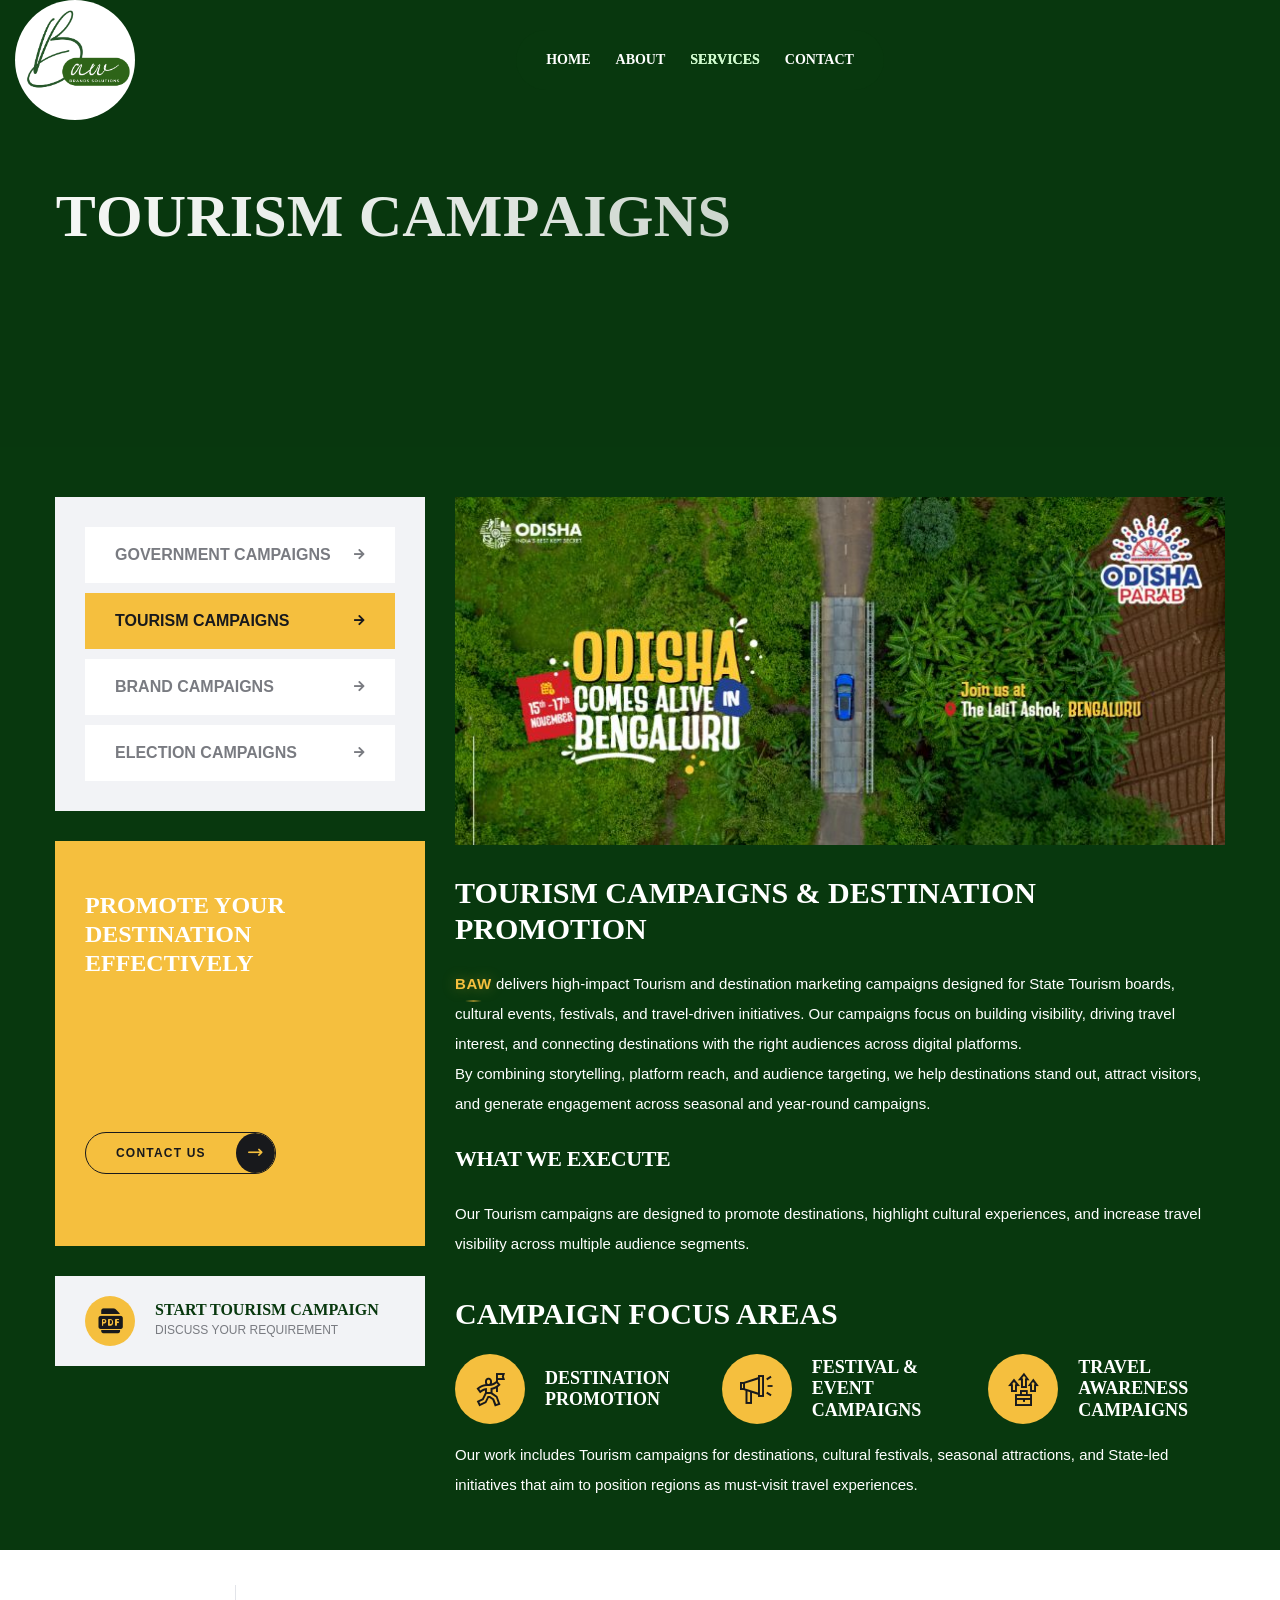
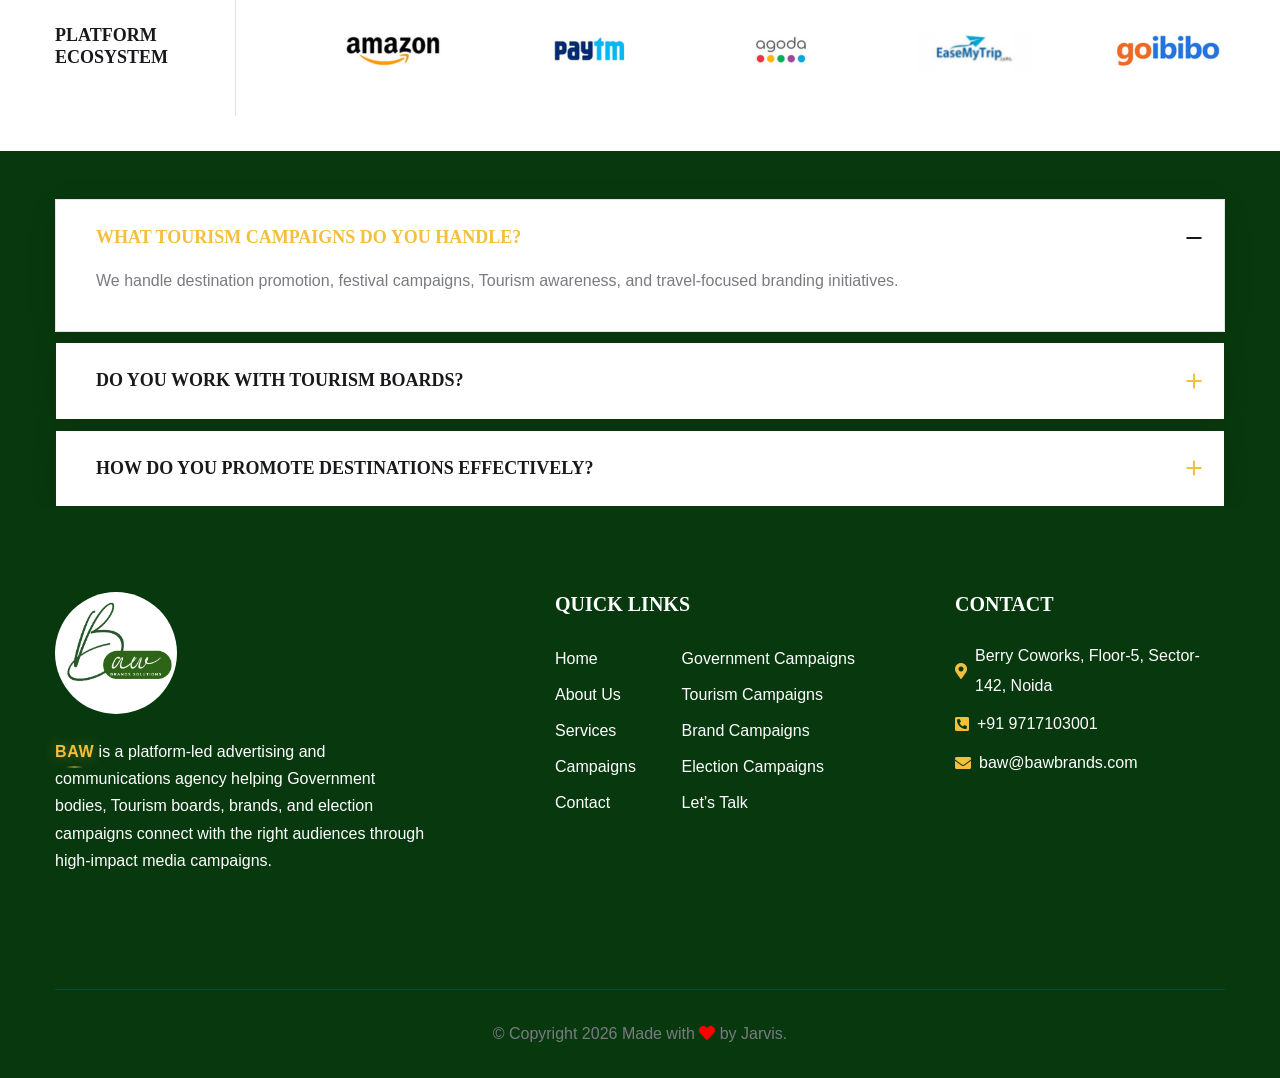
<file: tourism.html>
<!DOCTYPE html>
<html lang="en">

<head>
    <meta charset="UTF-8">
    <meta name="viewport" content="width=device-width, initial-scale=1.0">
    <title>Tourism Campaigns | BAW | Tech Platform Experts for Government & Tourism Campaigns</title>

    <!-- favicons Icons -->
    <link rel="apple-touch-icon" sizes="180x180" href="assets/images/bawlogo2.jpeg">
    <link rel="icon" type="image/png" sizes="32x32" href="assets/images/bawlogo2.jpeg">
    <link rel="icon" type="image/png" sizes="16x16" href="assets/images/bawlogo2.jpeg">
    <link rel="manifest" href="assets/images/bawlogo2.jpeg">
    <meta name="description" content="BAW is an advertising and communications agency delivering Government campaigns, Tourism promotions, and public awareness initiatives through platform-led media solutions across India.">

    <!-- fonts -->
    <link rel="preconnect" href="https://fonts.googleapis.com/">
    <link rel="preconnect" href="https://fonts.gstatic.com/" crossorigin>
    <link
        href="https://fonts.googleapis.com/css2?family=Instrument+Sans:ital,wght@0,400..700;1,400..700&amp;display=swap"
        rel="stylesheet">

    <link rel="stylesheet" href="assets/vendors/bootstrap/css/bootstrap.min.css">
    <link rel="stylesheet" href="assets/vendors/bootstrap-select/bootstrap-select.min.css">
    <link rel="stylesheet" href="assets/vendors/animate/animate.min.css">
    <link rel="stylesheet" href="assets/vendors/fontawesome/css/all.min.css">
    <link rel="stylesheet" href="assets/vendors/jquery-ui/jquery-ui.css">
    <link rel="stylesheet" href="assets/vendors/jarallax/jarallax.css">
    <link rel="stylesheet" href="assets/vendors/jquery-magnific-popup/jquery.magnific-popup.css">
    <link rel="stylesheet" href="assets/vendors/nouislider/nouislider.min.css">
    <link rel="stylesheet" href="assets/vendors/nouislider/nouislider.pips.css">
    <link rel="stylesheet" href="assets/vendors/cilox-icons/style.css">
    <link rel="stylesheet" href="assets/vendors/slick/slick.css">
    <link rel="stylesheet" href="assets/vendors/owl-carousel/css/owl.carousel.min.css">
    <link rel="stylesheet" href="assets/vendors/owl-carousel/css/owl.theme.default.min.css">

    <!-- template styles -->
    <link rel="stylesheet" href="assets/css/cilox.css">
</head>

<body class="custom-cursor bgg">

    

    <div class="preloader">
        <div class="preloader__image" style="background-image: url(assets/images/bawlogo2.jpeg);"></div>
    </div>
    <div class="page-wrapper">
        <header class="main-header main-header--two sticky-header sticky-header--normal">
            <div class="container-fluid">
                <div class="main-header__inner">
                    <div class="main-header__logo">
                        <a href="index.html">
                            <img src="assets/images/bawlogo2.jpeg" alt="baw" class="rounded-circle" width="120">
                        </a>
                    </div>
                    <nav class="main-header__nav main-menu">
                        <ul class="main-menu__list">


                            <li>
                                <a href="index.html">Home</a>
                            </li>

                            <li>
                                <a href="about.html">About</a>
                            </li>
                            <li class="dropdown">
                                <a href="services.html">Services</a>
                                <ul>
                                    <li><a href="govtcampaigns.html">Government Campaigns</a></li>
                                    <li><a href="tourism.html">Tourism Campaigns</a></li>
                                    <li><a href="brandcampaigns.html">Brand Campaigns</a></li>
                                    <li><a href="electioncampaigns.html">Election Campaigns</a></li>
                                </ul>
                            </li>
                            <li>
                                <a href="contact.html">Contact</a>
                            </li>
                        </ul>
                    </nav>
                    
                </div>
            </div>
        </header>
        <section class="page-header">
            <div class="page-header__bg"></div>
            <div class="container">
                <div class="page-header__inner">
                    <h2 class="page-header__title bw-split-in-right">Tourism Campaigns</h2>
                    
                </div>
            </div>
        </section>

        <section class="service-details section-space">
            <div class="container">
                <div class="row gutter-y-30">

                    <!-- SIDEBAR -->
                    <div class="col-md-12 col-lg-4">
                        <div class="service-sidebar">

                            <div class="service-sidebar__single wow fadeInUp" data-wow-duration="2500ms">
                                <ul class="list-unstyled service-sidebar__nav">
                                    <li><a href="govtcampaigns.html">Government Campaigns <i class="fas fa-arrow-right"></i></a></li>
                                    <li class="active"><a href="tourism.html">Tourism Campaigns <i class="fas fa-arrow-right"></i></a></li>
                                    <li><a href="brandcampaigns.html">Brand Campaigns <i class="fas fa-arrow-right"></i></a></li>
                                    <li><a href="electioncampaigns.html">Election Campaigns <i class="fas fa-arrow-right"></i></a></li>
                                </ul>
                            </div>

                            <div class="service-sidebar__single wow fadeInUp" data-wow-duration="2500ms">
                                <div class="service-sidebar__contact">
                                    
                                    <h3 class="service-sidebar__contact__title">
                                        Promote Your <br> Destination <br> Effectively
                                    </h3>
                                    <a href="contact.html" class="cilox-btn">
                                        <span class="cilox-btn__container">
                                            <span class="cilox-btn__text">contact us</span>
                                        </span>
                                        <i class="icon-right-arrow"></i>
                                    </a>
                                </div>
                            </div>

                            <div class="service-sidebar__single wow fadeInUp" data-wow-duration="2500ms">
                                <a href="contact.html" class="project-agreement">
                                    <div class="icon">
                                        <i class="icon-pdf-file"></i>
                                    </div>
                                    <div class="project-agreement__content">
                                        <h4 class="project-agreement__title">Start Tourism Campaign</h4>
                                        <span class="project-agreement__size">Discuss your requirement</span>
                                    </div>
                                </a>
                            </div>

                        </div>
                    </div>

                    <!-- CONTENT -->
                    <div class="col-md-12 col-lg-8">
                        <div class="service-details__content">

                            <div class="service-details__thumbnail hover:shine wow fadeInUp">
                                <img src="assets/images/service/service-d-1-2.jpg" alt="Tourism Campaigns">
                            </div>

                            <h3 class="service-details__title wow fadeInUp">
                                Tourism Campaigns & Destination Promotion
                            </h3>

                            <p class="service-details__text wow fadeInUp">
                                <span class="baw-mark">BAW</span> delivers high-impact Tourism and destination marketing campaigns designed for
                                State Tourism boards, cultural events, festivals, and travel-driven initiatives.
                                Our campaigns focus on building visibility, driving travel interest, and connecting
                                destinations with the right audiences across digital platforms.
                            </p>

                            <p class="service-details__text wow fadeInUp">
                                By combining storytelling, platform reach, and audience targeting, we help destinations
                                stand out, attract visitors, and generate engagement across seasonal and year-round campaigns.
                            </p>

                            <h4 class="service-details__sub-title wow fadeInUp">
                                What We Execute
                            </h4>

                            <p class="service-details__text wow fadeInUp">
                                Our Tourism campaigns are designed to promote destinations, highlight cultural experiences,
                                and increase travel visibility across multiple audience segments.
                            </p>

                            <h3 class="service-details__title wow fadeInUp">
                                Campaign Focus Areas
                            </h3>

                            <ul class="service-details__choose list-unstyled wow fadeInUp">
                                <li class="service-details__choose__item">
                                    <div class="icon"><i class="icon-success"></i></div>
                                    <h4 class="service-details__choose__item__title">Destination Promotion</h4>
                                </li>
                                <li class="service-details__choose__item">
                                    <div class="icon"><i class="icon-marketing"></i></div>
                                    <h4 class="service-details__choose__item__title">Festival & Event Campaigns</h4>
                                </li>
                                <li class="service-details__choose__item">
                                    <div class="icon"><i class="icon-job-promotion"></i></div>
                                    <h4 class="service-details__choose__item__title">Travel Awareness Campaigns</h4>
                                </li>
                            </ul>

                            <p class="service-details__text wow fadeInUp">
                                Our work includes Tourism campaigns for destinations, cultural festivals,
                                seasonal attractions, and State-led initiatives that aim to position regions
                                as must-visit travel experiences.
                            </p>

                        </div>
                    </div>

                </div>
            </div>
        </section>

        <div class="client-carousel client-carousel--about wow fadeInUp" data-wow-duration='1500ms' data-wow-delay='500ms'>
            <div class="container">
                <div class="client-carousel__inner">
                    <div class="client-carousel__left">
                        <h2 class="client-carousel__title">Platform Ecosystem</h2>
                    </div>
                    <div class="client-carousel__box">
                                <div class="client-carousel__one cilox-owl__carousel owl-theme owl-carousel" data-owl-options='{
                                "items": 5,
                                "margin": 65,
                                "smartSpeed": 500,
                                "loop":true,
                                "autoplay": true,
                                "autoplayTimeout": 1000,
                                "nav":false,
                                "dots":false,
                                "navText": ["<span class=\"icon-left-arrow\"></span>","<span class=\"icon-right-arrow\"></span>"],
                                "responsive":{
                                    "0":{
                                        "items": 2,
                                        "margin": 30
                                    },
                                    "431":{
                                        "items": 1,
                                        "margin": 30
                                    },
                                    "500":{
                                        "items": 2,
                                        "margin": 40
                                    },
                                    "768":{
                                        "items": 3,
                                        "margin": 50
                                    },
                                    "992":{
                                        "items": 4,
                                        "margin": 60
                                    },
                                    "1200":{
                                        "items": 5,
                                        "margin": 80
                                    }
                                }
                            }'>
                                    <div class="client-carousel__one__item"><img src="assets/images/tech/zepto.png" alt="cilox"></div>
                                    <div class="client-carousel__one__item"><img src="assets/images/tech/amazon.png" alt="cilox"></div>
                                    <div class="client-carousel__one__item"><img src="assets/images/tech/paytm.png" alt="cilox"></div>
                                    <div class="client-carousel__one__item"><img src="assets/images/tech/agoda.png" alt="cilox"></div>
                                    <div class="client-carousel__one__item"><img src="assets/images/tech/easemytrip.png" alt="cilox"></div>
                                    <div class="client-carousel__one__item"><img src="assets/images/tech/goibibo.png" alt="cilox"></div>
                                    <div class="client-carousel__one__item"><img src="assets/images/tech/ixigo.png" alt="cilox"></div>
                                    <div class="client-carousel__one__item"><img src="assets/images/tech/makemytrip.png" alt="cilox"></div>
                                    <div class="client-carousel__one__item"><img src="assets/images/tech/rapido.png" alt="cilox"></div>
                                    <div class="client-carousel__one__item"><img src="assets/images/tech/phonepe.png" alt="cilox"></div>
                                    <div class="client-carousel__one__item"><img src="assets/images/tech/booking.com.png" alt="cilox"></div>
                                    <div class="client-carousel__one__item"><img src="assets/images/tech/brut.png" alt="cilox"></div>
                                    <div class="client-carousel__one__item"><img src="assets/images/tech/nobrokerhood.png" alt="cilox"></div>
                                    <div class="client-carousel__one__item"><img src="assets/images/tech/skyscanner.png" alt="cilox"></div>
                                    <div class="client-carousel__one__item"><img src="assets/images/tech/spotify.png" alt="cilox"></div>
                                    <div class="client-carousel__one__item"><img src="assets/images/tech/airtel.png" alt="cilox"></div>
                                </div>
                            </div>

                </div>
            </div>
        </div>

        <div class="faq-one wow fadeInUp pt-5" data-wow-delay="00ms" data-wow-duration="1500ms">
            <div class="container">
                <div class="faq-one__content">
                    <div class="faq-one__accordion cilox-accrodion" data-grp-name="cilox-accrodion">

                        <div class="accrodion active">
                            <div class="accrodion-title">
                                <h4>What Tourism campaigns do you handle?<i class="accrodion-title__icon"></i></h4>
                            </div>
                            <div class="accrodion-content">
                                <div class="inner">
                                    <p>
                                        We handle destination promotion, festival campaigns, Tourism awareness,
                                        and travel-focused branding initiatives.
                                    </p>
                                </div>
                            </div>
                        </div>

                        <div class="accrodion">
                            <div class="accrodion-title">
                                <h4>Do you work with Tourism boards?<i class="accrodion-title__icon"></i></h4>
                            </div>
                            <div class="accrodion-content">
                                <div class="inner">
                                    <p>
                                        Yes, we collaborate with State Tourism boards, cultural departments,
                                        and regional Tourism initiatives.
                                    </p>
                                </div>
                            </div>
                        </div>

                        <div class="accrodion">
                            <div class="accrodion-title">
                                <h4>How do you promote destinations effectively?<i class="accrodion-title__icon"></i></h4>
                            </div>
                            <div class="accrodion-content">
                                <div class="inner">
                                    <p>
                                        Through platform-led campaigns, storytelling, and targeted media placements
                                        that help destinations reach relevant audiences.
                                    </p>
                                </div>
                            </div>
                        </div>

                    </div>
                </div>
            </div>
        </div>
        

        <footer class="main-footer">
            <div class="main-footer__bg" style="background-color:#08380e"></div>
            <div class="main-footer__middle">
                <div class="container">
                    <div class="row gutter-y-40">

                        <!-- Footer About -->
                        <div class="col-md-6 col-xl-4 col-lg-4 wow fadeInUp" data-wow-delay="00ms">
                            <a href="index.html" class="footer-logo">
                                <img src="assets/images/bawlogo2.jpeg" width="122" alt="BAW Logo" class="rounded-circle">
                            </a>

                            <div class="footer-widget footer-widget--about mt-4">
                                <p class="footer-widget__text">
                                    <span class="baw-mark">BAW</span> is a platform-led advertising and communications agency helping Government bodies,
                                    Tourism boards, brands, and election campaigns connect with the right audiences
                                    through high-impact media campaigns.
                                </p>

                            </div>
                        </div>

                        <!-- Footer Links -->
                        <div class="col-md-6 offset-xl-1 col-xl-3 col-lg-4 wow fadeInUp" data-wow-delay="200ms">
                            <div class="footer-widget footer-widget--links">
                                <h2 class="footer-widget__title">Quick Links</h2>
                                <div class="footer-widget__inner">
                                    <ul class="list-unstyled footer-widget__links">
                                        <li><a href="index.html">Home</a></li>
                                        <li><a href="about.html">About Us</a></li>
                                        <li><a href="services.html">Services</a></li>
                                        <li><a href="govtcampaigns.html">Campaigns</a></li>
                                        <li><a href="contact.html">Contact</a></li>
                                    </ul>

                                    <ul class="list-unstyled footer-widget__links">
                                        <li><a href="govtcampaigns.html">Government Campaigns</a></li>
                                        <li><a href="tourism.html">Tourism Campaigns</a></li>
                                        <li><a href="brandcampaigns.html">Brand Campaigns</a></li>
                                        <li><a href="electioncampaigns.html">Election Campaigns</a></li>
                                        <li><a href="contact.html">Let’s Talk</a></li>
                                    </ul>
                                </div>
                            </div>
                        </div>

                        <!-- Footer Contact -->
                        <div class="col-md-6 offset-xl-1 col-xl-3 col-lg-4 wow fadeInUp" data-wow-delay="300ms">
                            <div class="footer-widget footer-widget--mail">
                                <h2 class="footer-widget__title">Contact</h2>

                                <ul class="list-unstyled footer-widget__contant">
                                    <li>
                                        <a href="https://maps.app.goo.gl/rvNPSxW3k4PLUY1T8" target="_blank">
                                            <i class="fas fa-map-marker-alt"></i>
                                            Berry Coworks, Floor-5, Sector-142, Noida
                                        </a>
                                    </li>
                                    <li>
                                        <a href="tel:+919717103001">
                                            <i class="fas fa-phone-square-alt"></i> +91 9717103001
                                        </a>
                                    </li>
                                    <li>
                                        <a href="mailto:baw@bawbrands.com">
                                            <i class="fas fa-envelope"></i> baw@bawbrands.com
                                        </a>
                                    </li>
                                </ul>
                            </div>
                        </div>

                    </div>
                </div>
            </div>
            <div class="main-footer__bottom  wow fadeInUp" data-wow-delay="00ms">
                <div class="container">
                    <div class="main-footer__bottom__inner">
                        <p class="main-footer__copyright"> &copy; Copyright <span class="dynamic-year"></span> Made with <i class="fa fa-heart" style="color:red"></i> by Jarvis. </p>
                    </div>
                </div>
            </div>
        </footer>
    </div>
    <div class="mobile-nav__wrapper">
        <div class="mobile-nav__overlay mobile-nav__toggler"></div>
        <div class="mobile-nav__content">
            <span class="mobile-nav__close mobile-nav__toggler"><i class="fa fa-times"></i></span>

            <div class="logo-box">
                <a href="index.html" aria-label="logo image"><img src="assets/images/bawlogo2.jpeg" width="123"
                        alt="logo"></a>
            </div>
            <div class="mobile-nav__container"></div>

            <ul class="mobile-nav__contact list-unstyled">
                <li>
                    <i class="fa fa-envelope"></i>
                    <a href="mailto:baw@bawbrands.com">baw@bawbrands.com</a>
                </li>
                <li>
                    <i class="fa fa-phone-alt"></i>
                    <a href="tel:97171030018">+91 9717103001</a>
                </li>
            </ul>
            <div class="mobile-nav__social">
                <a href="https://facebook.com/">
                    <i class="icon-facebook"></i>
                    <span class="sr-only">Facebook</span>
                </a>
                <a href="https://pinterest.com/">
                    <i class="icon-instagram"></i>
                    <span class="sr-only">Instagram</span>
                </a>
                <a href="https://twitter.com/">
                    <i class="icon-twitter"></i>
                    <span class="sr-only">Twitter</span>
                </a>
                <a href="https://youtube.com/">
                    <i class="icon-youtube"></i>
                    <span class="sr-only">Youtube</span>
                </a>
            </div>
        </div>
    </div>

    <div id="scroll-top" class="scroll-top">
        <span id="scroll-top-value" class="scroll-top-value"></span>
    </div>

    <script src="assets/vendors/jquery/jquery-3.7.1.min.js"></script>
    <script src="assets/vendors/bootstrap/js/bootstrap.bundle.min.js"></script>
    <script src="assets/vendors/bootstrap-select/bootstrap-select.min.js"></script>
    <script src="assets/vendors/jarallax/jarallax.min.js"></script>
    <script src="assets/vendors/jquery-ui/jquery-ui.js"></script>
    <script src="assets/vendors/jquery-ajaxchimp/jquery.ajaxchimp.min.js"></script>
    <script src="assets/vendors/jquery-appear/jquery.appear.min.js"></script>
    <script src="assets/vendors/jquery-magnific-popup/jquery.magnific-popup.min.js"></script>
    <script src="assets/vendors/jquery-validate/jquery.validate.min.js"></script>
    <script src="assets/vendors/nouislider/nouislider.min.js"></script>
    <script src="assets/vendors/wnumb/wNumb.min.js"></script>
    <script src="assets/vendors/owl-carousel/js/owl.carousel.min.js"></script>
    <script src="assets/vendors/wow/wow.js"></script>
    <script src="assets/vendors/imagesloaded/imagesloaded.min.js"></script>
    <script src="assets/vendors/isotope/isotope.js"></script>
    <script src="assets/vendors/slick/slick.min.js"></script>
    <script src="assets/vendors/countdown/countdown.min.js"></script>
    <script src="assets/vendors/jquery-lettering/jquery.lettering.min.js"></script>

    <!-- gsap js -->
    <script src="assets/vendors/gsap/gsap.js"></script>
    <script src="assets/vendors/gsap/scrolltrigger.min.js"></script>
    <script src="assets/vendors/gsap/splittext.min.js"></script>
    <script src="assets/vendors/gsap/cilox-split.js"></script>

    <!-- template js -->
    <script src="assets/js/cilox.js"></script>
</body>


</html>
</file>
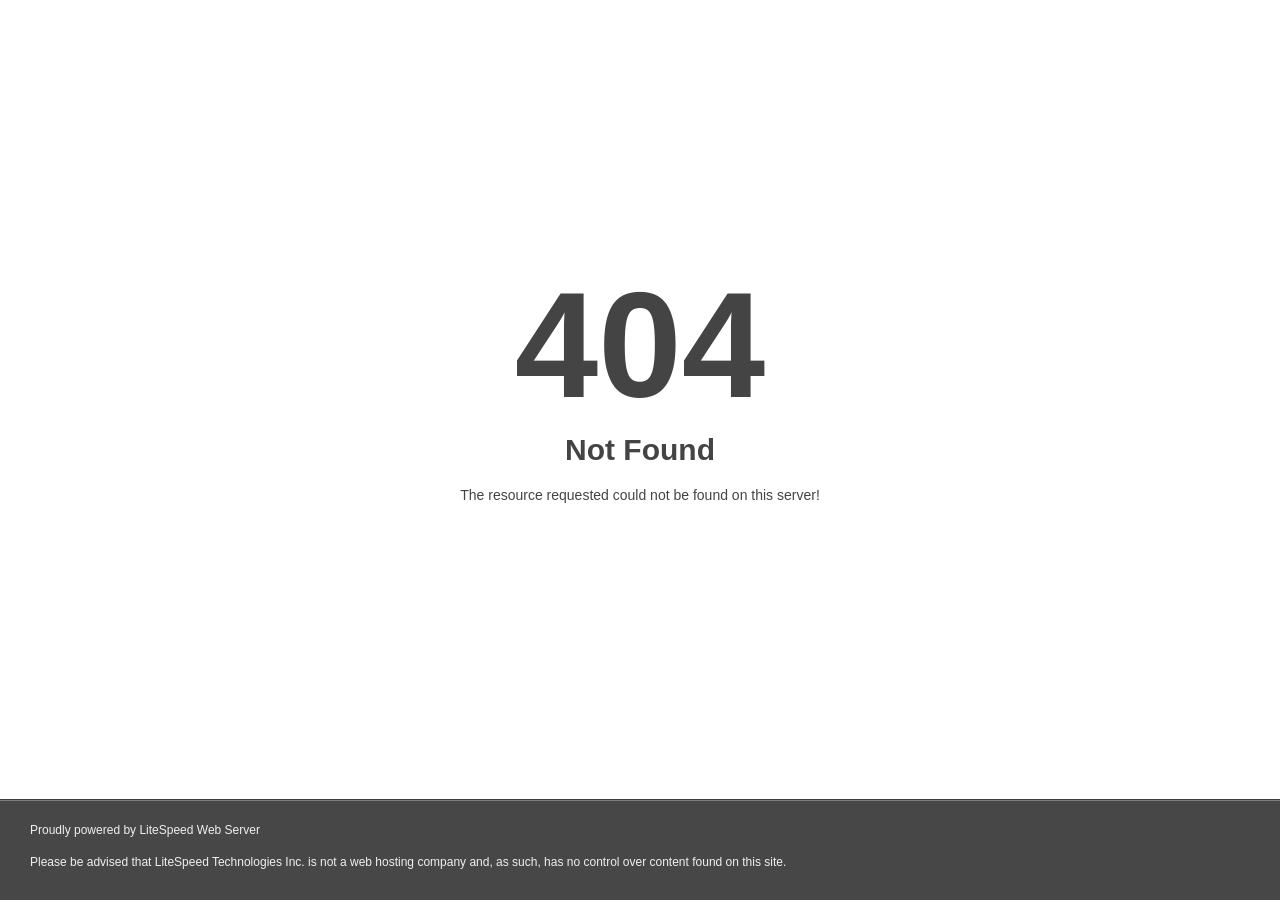
<file: assets/vendors/jquery-circle-progress/jquery.circle-progress.min.html>
<!DOCTYPE html>
<html style="height:100%">
<head>
<meta name="viewport" content="width=device-width, initial-scale=1, shrink-to-fit=no" />
<title> 404 Not Found
</title><style>@media (prefers-color-scheme:dark){body{background-color:#000!important}}</style></head>
<body style="color: #444; margin:0;font: normal 14px/20px Arial, Helvetica, sans-serif; height:100%; background-color: #fff;">
<div style="height:auto; min-height:100%; ">     <div style="text-align: center; width:800px; margin-left: -400px; position:absolute; top: 30%; left:50%;">
        <h1 style="margin:0; font-size:150px; line-height:150px; font-weight:bold;">404</h1>
<h2 style="margin-top:20px;font-size: 30px;">Not Found
</h2>
<p>The resource requested could not be found on this server!</p>
</div></div><div style="color:#f0f0f0; font-size:12px;margin:auto;padding:0px 30px 0px 30px;position:relative;clear:both;height:100px;margin-top:-101px;background-color:#474747;border-top: 1px solid rgba(0,0,0,0.15);box-shadow: 0 1px 0 rgba(255, 255, 255, 0.3) inset;">
<br>Proudly powered by LiteSpeed Web Server<p>Please be advised that LiteSpeed Technologies Inc. is not a web hosting company and, as such, has no control over content found on this site.</p></div></body></html>
</file>
<file: assets/vendors/jarallax/jarallax.css>
.jarallax {
    position: relative;
    z-index: 0;
}
.jarallax > .jarallax-img {
    position: absolute;
    object-fit: cover;
    /* support for plugin https://github.com/bfred-it/object-fit-images */
    font-family: 'object-fit: cover;';
    top: 0;
    left: 0;
    width: 100%;
    height: 100%;
    z-index: -1;
}
</file>
<file: assets/vendors/nouislider/nouislider.pips.css>
/* Base;
 *
 */
.noUi-pips,
.noUi-pips * {
-moz-box-sizing: border-box;
	box-sizing: border-box;
}
.noUi-pips {
	position: absolute;
	font: 400 12px Arial;
	color: #999;
}

/* Values;
 *
 */
.noUi-value {
	width: 40px;
	position: absolute;
	text-align: center;
}
.noUi-value-sub {
	color: #ccc;
	font-size: 10px;
}

/* Markings;
 *
 */
.noUi-marker {
	position: absolute;
	background: #CCC;
}
.noUi-marker-sub {
	background: #AAA;
}
.noUi-marker-large {
	background: #AAA;
}

/* Horizontal layout;
 *
 */
.noUi-pips-horizontal {
	padding: 10px 0;
	height: 50px;
	top: 100%;
	left: 0;
	width: 100%;
}
.noUi-value-horizontal {
	margin-left: -20px;
	padding-top: 20px;
}
.noUi-value-horizontal.noUi-value-sub {
	padding-top: 15px;
}

.noUi-marker-horizontal.noUi-marker {
	margin-left: -1px;
	width: 2px;
	height: 5px;
}
.noUi-marker-horizontal.noUi-marker-sub {
	height: 10px;
}
.noUi-marker-horizontal.noUi-marker-large {
	height: 15px;
}

/* Vertical layout;
 *
 */
.noUi-pips-vertical {
	padding: 0 10px;
	height: 100%;
	top: 0;
	left: 100%;
}
.noUi-value-vertical {
	width: 15px;
	margin-left: 20px;
	margin-top: -5px;
}

.noUi-marker-vertical.noUi-marker {
	width: 5px;
	height: 2px;
	margin-top: -1px;
}
.noUi-marker-vertical.noUi-marker-sub {
	width: 10px;
}
.noUi-marker-vertical.noUi-marker-large {
	width: 15px;
}
</file>
<file: assets/vendors/cilox-icons/style.css>
@font-face {
  font-family: 'icomoon';
  src:  url('fonts/icomoon4b47.eot?vurp5q');
  src:  url('fonts/icomoon4b47.eot?vurp5q#iefix') format('embedded-opentype'),
    url('fonts/icomoon4b47.ttf?vurp5q') format('truetype'),
    url('fonts/icomoon4b47.woff?vurp5q') format('woff'),
    url('fonts/icomoon4b47.svg?vurp5q#icomoon') format('svg');
  font-weight: normal;
  font-style: normal;
  font-display: block;
}

[class^="icon-"], [class*=" icon-"] {
  /* use !important to prevent issues with browser extensions that change fonts */
  font-family: 'icomoon' !important;
  speak: never;
  font-style: normal;
  font-weight: normal;
  font-variant: normal;
  text-transform: none;
  line-height: 1;

  /* Better Font Rendering =========== */
  -webkit-font-smoothing: antialiased;
  -moz-osx-font-smoothing: grayscale;
}

.icon-right-arrow:before {
  content: "\e900";
}
.icon-trophy:before {
  content: "\e901";
}
.icon-up-arrow:before {
  content: "\e902";
}
.icon-tick:before {
  content: "\e903";
}
.icon-online-shopping:before {
  content: "\e904";
}
.icon-front-end:before {
  content: "\e905";
}
.icon-color-sample:before {
  content: "\e906";
}
.icon-medal:before {
  content: "\e907";
}
.icon-telephone-call:before {
  content: "\e908";
}
.icon-email:before {
  content: "\e909";
}
.icon-consulting:before {
  content: "\e90a";
}
.icon-draw-check-mark:before {
  content: "\e90b";
}
.icon-marketing:before {
  content: "\e90c";
}
.icon-job-promotion:before {
  content: "\e90d";
}
.icon-success:before {
  content: "\e90e";
}
.icon-down-right:before {
  content: "\e90f";
}
.icon-graphic-design:before {
  content: "\e910";
}
.icon-design:before {
  content: "\e911";
}
.icon-pen-tool:before {
  content: "\e912";
}
.icon-plus:before {
  content: "\e913";
}
.icon-minus:before {
  content: "\e914";
}
.icon-phone-call:before {
  content: "\e915";
}
.icon-tools:before {
  content: "\e916";
}
.icon-pdf-file:before {
  content: "\e917";
}
.icon-close:before {
  content: "\e918";
}
.icon-location:before {
  content: "\e919";
}
.icon-contact:before {
  content: "\e91a";
}
.icon-entrepreneur:before {
  content: "\e91b";
}
.icon-file:before {
  content: "\e91c";
}
.icon-speedometer:before {
  content: "\e91d";
}
.icon-responsive:before {
  content: "\e91e";
}
.icon-layers:before {
  content: "\e91f";
}
.icon-font:before {
  content: "\e920";
}
.icon-pantone:before {
  content: "\e921";
}
.icon-css-3:before {
  content: "\e922";
}
.icon-update:before {
  content: "\e923";
}
.icon-support:before {
  content: "\e924";
}
.icon-tap:before {
  content: "\e925";
}
.icon-happiness:before {
  content: "\e926";
}
.icon-group:before {
  content: "\e927";
}
.icon-rating:before {
  content: "\e928";
}
.icon-settings:before {
  content: "\e929";
}
.icon-completed-task:before {
  content: "\e92a";
}
.icon-smartphone:before {
  content: "\e92b";
}
.icon-quote:before {
  content: "\e92c";
}
.icon-creative-design:before {
  content: "\e92d";
}
.icon-art-design:before {
  content: "\e92e";
}
.icon-web-design:before {
  content: "\e92f";
}
.icon-big-barn:before {
  content: "\e930";
}
.icon-diplomat:before {
  content: "\e931";
}
.icon-targeted-marketing:before {
  content: "\e932";
}
.icon-idea:before {
  content: "\e933";
}
.icon-shopping-cart:before {
  content: "\e934";
}
.icon-magnifying-glass:before {
  content: "\e935";
}
</file>
<file: assets/css/cilox.css>
/*--------------------------------------------------------------
>>> TABLE OF CONTENTS:
----------------------------------------------------------------
# Utility
# Cards
# Common
# Form
# Navigations
# Animations
# Mobile Nav
# Search Popup
# Page Header
# Google Map
# Client Carousel
--------------------------------------------------------------*/
:root {
  --cilox-font: "Inter", sans-serif;
  --cilox-heading-font: "Fraunces", serif;
  --cilox-text: #797b81;
  --cilox-text-rgb: 121, 123, 129;
  --cilox-text2: #75767a;
  --cilox-text2-rgb: 117, 118, 122;
  --cilox-base: #f5bf3e;
  --cilox-base-rgb: 245, 191, 62;
  --cilox-black: #18191c;
  --cilox-black-rgb: 24, 25, 28;
  --cilox-black2: #000;
  --cilox-black2-rgb: 0, 0, 0;
  --cilox-white: #fff;
  --cilox-white-rgb: 255, 255, 255;
  --cilox-border-color: #e2e4e9;
  --cilox-border-color-rgb: 226, 228, 233;
  --cilox-letter-space: 0.1em;
  --cilox-letter-space-xl: 0.2em;
}

/*--------------------------------------------------------------
# Utility
--------------------------------------------------------------*/
.mt-20 {
  margin-top: 20px;
}

.mt-30 {
  margin-top: 30px;
}

.mt-40 {
  margin-top: 40px;
}

.mt-50 {
  margin-top: 50px;
}

.mt-60 {
  margin-top: 60px;
}

.mt-80 {
  margin-top: 80px;
}

.mt-120 {
  margin-top: 120px;
}

.mt--60 {
  margin-top: -60px;
}

.mt--120 {
  margin-top: -120px;
}

.mb-20 {
  margin-bottom: 20px;
}

.mb-30 {
  margin-bottom: 30px;
}

.mb-40 {
  margin-bottom: 40px;
}

.mb-50 {
  margin-bottom: 50px;
}

.mb-60 {
  margin-bottom: 60px;
}

.mb-80 {
  margin-bottom: 80px;
}

.mb-120 {
  margin-bottom: 120px;
}

.mb--60 {
  margin-bottom: -60px;
}

.mb--120 {
  margin-bottom: -120px;
}

.pt-20 {
  padding-top: 20px;
}

.pt-30 {
  padding-top: 30px;
}

.pt-40 {
  padding-top: 40px;
}

.pt-50 {
  padding-top: 50px;
}

.pt-60 {
  padding-top: 60px;
}

.pt-80 {
  padding-top: 80px;
}

.pt-100 {
  padding-top: 100px;
}

.pt-110 {
  padding-top: 110px;
}

.pt-115 {
  padding-top: 115px;
}

.pt-120 {
  padding-top: 120px;
}

.pt-142 {
  padding-top: 142px;
}

.pb-20 {
  padding-bottom: 20px;
}

.pb-30 {
  padding-bottom: 30px;
}

.pb-40 {
  padding-bottom: 40px;
}

.pb-50 {
  padding-bottom: 50px;
}

.pb-60 {
  padding-bottom: 60px;
}

.pb-80 {
  padding-bottom: 80px;
}

.pb-90 {
  padding-bottom: 90px;
}

.pb-100 {
  padding-bottom: 100px;
}

.pb-110 {
  padding-bottom: 110px;
}

.pb-115 {
  padding-bottom: 115px;
}

.pb-120 {
  padding-bottom: 120px;
}

.pl-5 {
  padding-left: 5px;
}

.pl-10 {
  padding-left: 10px;
}

.pl-15 {
  padding-left: 15px;
}

.pl-20 {
  padding-left: 20px;
}

.pl-30 {
  padding-left: 30px;
}

.pr-5 {
  padding-right: 5px;
}

.pr-10 {
  padding-right: 10px;
}

.pr-15 {
  padding-right: 15px;
}

.pr-20 {
  padding-right: 20px;
}

.pr-30 {
  padding-right: 30px;
}

.cilox-btn {
  display: inline-block;
  vertical-align: middle;
  -webkit-appearance: none;
  border: none;
  outline: none !important;
  background-color: white;
  color: #08380e;
  letter-spacing: 0.1em;
  padding: 21px 38px;
  font-size: 14px;
  font-weight: bold;
  text-transform: uppercase;
  line-height: 1.3;
  border-radius: 99rem;
  position: relative;
  overflow: hidden;
  text-align: center;
  z-index: 1;
}
.cilox-btn::before,
.cilox-btn::after {
  --skew: 0.2;
  background: var(--cilox-black, #18191c);
  content: "";
  display: block;
  height: 102%;
  left: calc(-50% - 50% * var(--skew));
  pointer-events: none;
  position: absolute;
  top: -104%;
  transform: skew(calc(150deg * var(--skew))) translateY(var(--progress, 0));
  transition: transform 0.2s ease;
  width: 100%;
  z-index: -1;
}
.cilox-btn::after {
  --progress: 0%;
  left: calc(50% + 50% * var(--skew));
  top: 102%;
  z-index: -1;
}
.cilox-btn__container {
  overflow: hidden;
  position: relative;
  display: block;
}
.cilox-btn__text {
  display: block;
  position: relative;
}
.cilox-btn:hover {
  color: var(--cilox-black, #18191c);
}
.cilox-btn:hover .cilox-btn__text {
  -webkit-animation: move-up-alternate 0.4s forwards;
  animation: move-up-alternate 0.4s forwards;
}
.cilox-btn:hover::after {
  --progress: -102%;
}
.cilox-btn:hover::before {
  --progress: 100%;
}
.cilox-btn--white:hover {
  color: var(--cilox-white, #fff);
}

.sec-title {
  position: relative;
  line-height: 1;
  margin-bottom: 50px;
}
.sec-title__image {
  margin-bottom: 10px;
}
.sec-title__image img {
  object-fit: cover;
  display: block;
}
.sec-title__tagline {
  margin: 0;
  font-size: 14px;
  color: #08380e;
  font-weight: bold;
  text-transform: uppercase;
  line-height: 1.2;
  margin-bottom: 12px;
  letter-spacing: 0.1em;
}
.sec-title__title {
  font-size: 25px;
  color: #08380e;
  font-weight: bold;
  text-transform: uppercase;
  line-height: 1.2;
  margin: 0;
}
.whhtt {
  color: white;
}
@media (max-width: 991px) {
  .sec-title__title {
    font-size: 45px;
  }
}
@media (max-width: 767px) {
  .sec-title__title {
    font-size: 40px;
  }
}
@media (max-width: 575px) {
  .sec-title__title {
    font-size: 35px;
  }
}
@media (max-width: 767px) {
  .sec-title__title br {
    display: none;
  }
}

/*--------------------------------------------------------------
# Common
--------------------------------------------------------------*/
body {
  font-family: var(--cilox-font, "Instrument Sans", sans-serif);
  color: #08380e;
  font-size: 16px;
  line-height: 1.875;
  font-weight: 500;
}

body.locked {
  overflow: hidden;
}

a {
  color: var(--cilox-base, #f5bf3e);
  transition: all 400ms ease;
}

a,
a:hover,
a:focus,
a:visited {
  text-decoration: none;
}

::placeholder {
  color: inherit;
  opacity: 1;
}

h1,
h2,
h3,
h4,
h5,
h6 {
  font-family: var(--cilox-heading-font, "Instrument Sans", sans-serif);
  color: white;
  line-height: 1.2;
}
@media (max-width: 575px) {
  h1 br,
  h2 br,
  h3 br,
  h4 br,
  h5 br,
  h6 br {
    display: none;
  }
}

p {
  font-family: var(--cilox-font, "Instrument Sans", sans-serif);
  color: white;
  font-size: 16px;
  line-height: 1.875;
}
@media (max-width: 575px) {
  p br {
    display: none;
  }
}

::placeholder {
  color: inherit;
  opacity: 1;
}

.page-wrapper {
  position: relative;
  margin: 0 auto;
  width: 100%;
  min-width: 300px;
  overflow: hidden;
}

.container-fluid,
.container {
  padding-left: 15px;
  padding-right: 15px;
}

@media (min-width: 1200px) {
  .container {
    max-width: 1200px;
  }
}
.row {
  --bs-gutter-x: 30px;
}

.gutter-y-10 {
  --bs-gutter-y: 10px;
}

.gutter-y-15 {
  --bs-gutter-y: 15px;
}

.gutter-y-20 {
  --bs-gutter-y: 20px;
}

.gutter-x-10 {
  --bs-gutter-x: 10px;
}

.gutter-y-30 {
  --bs-gutter-y: 30px;
}

.gutter-y-40 {
  --bs-gutter-y: 40px;
}

.gutter-y-60 {
  --bs-gutter-y: 60px;
}

.section-space {
  padding-top: 50px;
  padding-bottom: 50px;
}
@media (max-width: 767px) {
  .section-space {
    padding-top: 100px;
    padding-bottom: 100px;
  }
}
@media (max-width: 575px) {
  .section-space {
    padding-top: 80px;
    padding-bottom: 80px;
  }
}

.section-space-top {
  padding-top: 50px;
}
@media (max-width: 767px) {
  .section-space-top {
    padding-top: 100px;
  }
}
@media (max-width: 575px) {
  .section-space-top {
    padding-top: 80px;
  }
}

.section-space-bottom {
  padding-bottom: 60px;
}
@media (max-width: 767px) {
  .section-space-bottom {
    padding-bottom: 100px;
  }
}
@media (max-width: 575px) {
  .section-space-bottom {
    padding-bottom: 80px;
  }
}

.tabs-box .tabs-content .tab:not(.active-tab) {
  display: none;
}

.bootstrap-select .dropdown-menu {
  padding-top: 0;
  padding-bottom: 0;
  border-radius: 0;
}
.bootstrap-select .dropdown-item.active,
.bootstrap-select .dropdown-item:active {
  background-color: var(--cilox-base, #f5bf3e);
}

.ul-list-one {
  margin-bottom: 0;
}
.ul-list-one li {
  position: relative;
  padding-left: 45px;
  font-size: 16px;
  font-weight: 500;
  color: var(--cilox-black, #18191c);
}
@media (min-width: 481px) {
  .ul-list-one li {
    font-size: 20px;
  }
}
.ul-list-one li::before {
  content: "\e907";
  color: var(--cilox-base, #f5bf3e);
  font-size: 26px;
  position: absolute;
  top: 50%;
  left: 0;
  transform: translateY(-50%);
  font-family: "azino-icon";
}

.preloader {
  position: fixed;
  background-color: var(--cilox-black, #18191c);
  background-position: center center;
  background-repeat: no-repeat;
  top: 0;
  left: 0;
  right: 0;
  bottom: 0;
  z-index: 9991;
  display: -webkit-box;
  display: flex;
  -webkit-box-pack: center;
  justify-content: center;
  -webkit-box-align: center;
  align-items: center;
  text-align: center;
}
.preloader__image {
  -webkit-animation-fill-mode: both;
  animation-fill-mode: both;
  -webkit-animation-name: flipInY;
  animation-name: flipInY;
  -webkit-animation-duration: 2s;
  animation-duration: 2s;
  -webkit-animation-iteration-count: infinite;
  animation-iteration-count: infinite;
  background-repeat: no-repeat;
  background-position: center center;
  background-size: 60px auto;
  width: 100%;
  height: 100%;
}

/* Scroll To Top */
#scroll-percentage {
  position: absolute;
}

.scroll-top {
  height: 60px;
  width: 60px;
  background-color: var(--cilox-white, #fff);
  border-radius: 50%;
  position: fixed;
  bottom: 25px;
  right: 30px;
  transform: scale(0);
  display: grid;
  place-items: center;
  cursor: pointer;
  visibility: hidden;
  opacity: 0;
  transition: all 0.3s;
  z-index: 100;
}

.scroll-top.active {
  bottom: 30px;
  transform: scale(1);
  opacity: 1;
  visibility: visible;
  animation: 500ms ease-in-out 0s normal none 1 running scroll-Top;
  transition: 0.3s;
}

.scroll-top-value {
  height: calc(100% - 6px);
  width: calc(100% - 6px);
  background-color: #08380e;
  color: var(--cilox-white, #fff);
  border-radius: 50%;
  display: grid;
  place-items: center;
  font-size: 13px;
  font-weight: 600;
}

.scroll-top-value i {
  font-size: 20px;
}

@-webkit-keyframes scroll-Top {
  0% {
    -webkit-transform: translate3d(0, 80%, 0);
    transform: translate3d(0, 80%, 0);
    visibility: visible;
  }
  to {
    -webkit-transform: translateZ(0);
    transform: translateZ(0);
  }
}
@keyframes scroll-Top {
  0% {
    -webkit-transform: translate3d(0, 80%, 0);
    transform: translate3d(0, 80%, 0);
    visibility: visible;
  }
  to {
    -webkit-transform: translateZ(0);
    transform: translateZ(0);
  }
}
/* post paginations */
.post-pagination {
  margin: 30px 0 0;
  padding: 0;
  list-style: none;
  display: flex;
  gap: 15px;
  align-items: center;
  justify-content: center;
}
.post-pagination.text-center {
  justify-content: center;
}
.post-pagination.text-end {
  justify-content: flex-end;
}
.post-pagination--mt0 {
  margin-top: 0px;
}
.post-pagination a {
  display: flex;
  width: 50px;
  height: 50px;
  background-color: var(--cilox-white, #fff);
  border: 1px solid var(--cilox-border-color, #e2e4e9);
  align-items: center;
  justify-content: center;
  color: var(--cilox-black, #18191c);
  font-family: var(--cilox-heading-font, "Instrument Sans", sans-serif);
  font-size: 20px;
  font-weight: 400;
  border-radius: 50%;
  transition: all 400ms ease;
}
.post-pagination a.active,
.post-pagination a:hover {
  background-color: var(--cilox-base, #f5bf3e);
  color: var(--cilox-white, #fff);
  border-color: var(--cilox-base, #f5bf3e);
}
.post-pagination .dots {
  color: var(--cilox-black, #18191c);
  font-size: 16px;
  font-weight: 500;
  margin: 0 13px;
}

.cilox-owl__carousel--with-shadow .owl-stage-outer {
  overflow: visible;
}
.cilox-owl__carousel--with-shadow .owl-item {
  opacity: 0;
  visibility: hidden;
  transition:
    opacity 500ms ease,
    visibility 500ms ease;
}
.cilox-owl__carousel--with-shadow .owl-item.active {
  opacity: 1;
  visibility: visible;
}

.cilox-owl__carousel--basic-nav.owl-carousel .owl-nav {
  display: flex;
  justify-content: center;
  gap: 20px;
  margin-top: 40px;
}
.cilox-owl__carousel--basic-nav.owl-carousel .owl-nav button {
  border: none;
  outline: none;
  width: 70px;
  height: 70px;
  margin: 0;
  padding: 0;
  opacity: 1;
  background-color: transparent;
  border: 1px solid var(--cilox-white, #fff);
  display: flex;
  align-items: center;
  justify-content: center;
  font-size: 30px;
  border-radius: 50%;
  color: var(--cilox-white, #fff);
  transition: all 500ms ease;
}
.cilox-owl__carousel--basic-nav.owl-carousel .owl-nav button:hover {
  color: var(--cilox-white, #fff);
  background-color: var(--cilox-base, #f5bf3e);
  border-color: var(--cilox-base, #f5bf3e);
}
.cilox-owl__carousel--basic-nav.owl-carousel .owl-dots {
  display: flex;
  align-items: center;
  justify-content: center;
  gap: 23px;
  margin-top: 50px;
}
.cilox-owl__carousel--basic-nav.owl-carousel .owl-dots .owl-dot {
  width: 10px;
  height: 10px;
  display: block;
  border-radius: 50%;
  background-color: var(--cilox-text2, #75767a);
  border: none;
  position: relative;
  padding: 0;
  border: none;
  outline: none;
  margin: 0;
  transition: all 300ms ease;
}
.cilox-owl__carousel--basic-nav.owl-carousel .owl-dots .owl-dot::after {
  width: 24px;
  height: 24px;
  position: absolute;
  content: "";
  left: -7px;
  top: 0;
  bottom: 0;
  margin: auto;
  border-radius: 50%;
  border: 1px solid var(--cilox-base, #f5bf3e);
  transform: scale(0);
  -webkit-transition: all 300ms ease;
  transition: all 300ms ease;
}
.cilox-owl__carousel--basic-nav.owl-carousel .owl-dots .owl-dot span {
  display: none;
}
.cilox-owl__carousel--basic-nav.owl-carousel .owl-dots .owl-dot:hover,
.cilox-owl__carousel--basic-nav.owl-carousel .owl-dots .owl-dot.active {
  background-color: var(--cilox-base, #f5bf3e);
}
.cilox-owl__carousel--basic-nav.owl-carousel .owl-dots .owl-dot:hover::after,
.cilox-owl__carousel--basic-nav.owl-carousel .owl-dots .owl-dot.active::after {
  transform: scale(1);
}
.cilox-owl__carousel--basic-nav.owl-carousel .owl-dots.disabled {
  display: none;
}
.cilox-owl__carousel--basic-nav.owl-carousel .owl-nav.disabled + .owl-dots {
  margin-top: 50px;
}
.cilox-owl__carousel--basic-nav.owl-carousel .owl-nav.disabled {
  display: none;
}

/* progress bar */
.progress-box + .progress-box {
  margin-top: 15px;
}

.progress-box__title {
  margin-bottom: 7px;
  font-family: var(--cilox-heading-font, "Instrument Sans", sans-serif);
  font-weight: 400;
  font-size: 14px;
  color: var(--cilox-black, #18191c);
}

.progress-box__bar {
  position: relative;
  width: 100%;
  height: 6px;
  background-color: var(--cilox-text2, #75767a);
}

.progress-box__bar__inner {
  position: relative;
  position: absolute;
  width: 0%;
  height: 100%;
  top: 50%;
  left: 0px;
  transform: translateY(-50%);
  background-color: var(--cilox-base, #f5bf3e);
  border-radius: inherit;
  transition: all 800ms linear;
}

.progress-box__number {
  position: absolute;
  bottom: calc(100% + 3px);
  right: 0;
  font-family: var(--cilox-heading-font, "Instrument Sans", sans-serif);
  font-weight: 400;
  font-size: 14px;
  color: var(--cilox-black, #18191c);
}

/*--------------------------------------------------------------
# Cards
--------------------------------------------------------------*/
.blog-card {
  position: relative;
  transition: all 0.4s ease-in-out;
}
.blog-card__image {
  position: relative;
  overflow: hidden;
  display: block;
}
.blog-card__image img {
  transition: all 0.4s ease-in-out;
  background-size: cover;
  width: 100%;
  transform: scale(1);
}
.blog-card__image::after {
  content: "";
  position: absolute;
  width: 200%;
  height: 0;
  left: 50%;
  top: 50%;
  background-color: hsla(0, 0%, 100%, 0.3);
  transform: translate(-50%, -50%) rotate(-45deg);
  z-index: 1;
  pointer-events: none;
}
.blog-card__content {
  background-color: var(--cilox-white, #fff);
  border-top: 4px solid var(--cilox-base, #f5bf3e);
  margin-left: 15px;
  margin-right: 15px;
  margin-top: -45px;
  position: relative;
  z-index: 3;
  padding: 1px 20px 30px;
  position: relative;
  transition: all 0.4s ease-in-out;
}
@media (max-width: 1199px) and (min-width: 992px) {
  .blog-card__content {
    padding-left: 15px;
    padding-right: 15px;
  }
}
.blog-card__date {
  margin-left: auto;
  margin-right: auto;
  width: 70px;
  height: 70px;
  border-radius: 50%;
  display: flex;
  align-items: center;
  justify-content: center;
  flex-direction: column;
  background-color: var(--cilox-base, #f5bf3e);
  font-size: 14px;
  color: var(--cilox-black, #18191c);
  font-weight: bold;
  line-height: 1.2;
  text-align: center;
  text-transform: uppercase;
  margin-bottom: 20px;
  margin-top: -40px;
}
.blog-card__date span {
  display: block;
}
@media (max-width: 1199px) and (min-width: 992px) {
  .blog-card__date {
    width: 50px;
    height: 50px;
    margin-top: -30px;
  }
}
.blog-card__meta {
  display: flex;
  align-items: center;
  gap: 20px;
  justify-content: center;
  margin-bottom: 20px;
}
.blog-card__meta li {
  font-size: 14px;
  color: var(--cilox-text, #797b81);
  line-height: 1.286;
  text-align: center;
  font-style: normal;
  display: flex;
  align-items: center;
  gap: 6px;
}
.blog-card__meta li a {
  color: inherit;
}
.blog-card__meta li a:hover {
  color: var(--cilox-base, #f5bf3e);
}
.blog-card__meta li i {
  color: var(--cilox-base, #f5bf3e);
  margin-right: 4px;
}
.blog-card__title {
  font-size: 20px;
  text-align: center;
  font-weight: bold;
  line-height: 1.68;
  text-align: center;
  text-transform: uppercase;
  margin-bottom: 23px;
}
@media (max-width: 1199px) and (min-width: 992px) {
  .blog-card__title {
    font-size: 18px;
    margin-bottom: 15px;
  }
}
.blog-card__title a {
  color: inherit;
  background: linear-gradient(to right, currentcolor 0%, currentcolor 100%) 0px
    95%/0px 1px no-repeat;
  transition: all 500ms ease;
}
.blog-card__title a:hover {
  background-size: 100% 1px;
}
.blog-card__title a:hover {
  color: var(--cilox-base, #f5bf3e);
}
.blog-card__btn {
  text-align: center;
}
.blog-card__btn .cilox-btn {
  display: inline-flex;
  align-items: center;
  background-color: transparent;
  border: 1px solid #e2e4e9;
  padding: 0 0px 0 30px;
  gap: 20px;
  font-size: 12px;
  color: #797b81;
  font-weight: bold;
  letter-spacing: normal;
  text-transform: uppercase;
  line-height: 1.2;
}
.blog-card__btn .cilox-btn::after,
.blog-card__btn .cilox-btn::before {
  background-color: var(--cilox-base, #f5bf3e);
}
.blog-card__btn .cilox-btn i {
  width: 39px;
  height: 40px;
  border-radius: 50%;
  display: flex;
  align-items: center;
  justify-content: center;
  background-color: #e2e4e9;
  color: var(--cilox-text, #797b81);
  font-size: 14px;
  font-weight: 900;
  transition: all 0.4s ease-in-out;
}
.blog-card__btn .cilox-btn:hover {
  border-color: var(--cilox-base, #f5bf3e);
  color: var(--cilox-black, #18191c);
}
.blog-card__btn .cilox-btn:hover i {
  background-color: var(--cilox-black, #18191c);
  color: var(--cilox-base, #f5bf3e);
}
.blog-card:hover .blog-card__content {
  box-shadow: 0px 10px 60px 0px rgba(0, 0, 0, 0.05);
}
.blog-card:hover .blog-card__image img {
  transform: scale(1.1);
}
.blog-card:hover .blog-card__image::after {
  height: 250%;
  transition: all 0.6s linear;
  background-color: rgba(0, 0, 0, 0);
}
.blog-card.blog-list .blog-card__content {
  padding-left: 50px;
  padding-right: 50px;
}
@media (max-width: 1199px) and (min-width: 992px), (max-width: 575px) {
  .blog-card.blog-list .blog-card__content {
    padding-left: 20px;
    padding-right: 20px;
  }
}
.blog-card.blog-list .blog-card__title {
  font-size: 30px;
  line-height: 110%;
}
@media (max-width: 1199px) and (min-width: 992px) {
  .blog-card.blog-list .blog-card__title {
    font-size: 25px;
  }
}
@media (max-width: 575px) {
  .blog-card.blog-list .blog-card__title {
    font-size: 20px;
  }
}
.blog-card.blog-list .blog-card__meta {
  margin-bottom: 15px;
}
@media (max-width: 1199px) and (min-width: 992px), (max-width: 575px) {
  .blog-card.blog-list .blog-card__meta {
    margin-bottom: 15px;
  }
}
.blog-card.blog-list .blog-card__date {
  margin-bottom: 18px;
}

.blog-card-two {
  position: relative;
  transition: all 0.4s ease-in-out;
  z-index: 1;
}
.blog-card-two__image {
  position: relative;
  overflow: hidden;
  display: block;
}
.blog-card-two__image img {
  transition: all 0.4s ease-in-out;
  background-size: cover;
  width: 100%;
  transform: scale(1);
}
.blog-card-two__image::after {
  content: "";
  position: absolute;
  width: 200%;
  height: 0;
  left: 50%;
  top: 50%;
  background-color: hsla(0, 0%, 100%, 0.3);
  transform: translate(-50%, -50%) rotate(-45deg);
  z-index: 1;
  pointer-events: none;
}
.blog-card-two__content {
  background-color: var(--cilox-white, #fff);
  border-top: 4px solid var(--cilox-base, #f5bf3e);
  margin-right: 15px;
  margin-top: -45px;
  position: relative;
  z-index: 3;
  padding: 30px;
  position: relative;
  transition: all 0.4s ease-in-out;
}
@media (max-width: 1499px) and (min-width: 1199px) {
  .blog-card-two__content {
    padding: 30px 20px;
  }
}
@media (max-width: 575px) {
  .blog-card-two__content {
    padding: 30px 20px;
  }
}
.blog-card-two__date-box {
  background-color: var(--cilox-white, #fff);
  position: absolute;
  top: 0;
  right: 0;
  z-index: 3;
  padding: 0 0px 10px 10px;
}
.blog-card-two__date {
  margin-left: auto;
  margin-right: auto;
  width: 70px;
  height: 70px;
  border-radius: 50%;
  display: flex;
  align-items: center;
  justify-content: center;
  flex-direction: column;
  background-color: var(--cilox-base, #f5bf3e);
  font-size: 14px;
  color: var(--cilox-black, #18191c);
  font-weight: bold;
  line-height: 1.2;
  text-align: center;
  text-transform: uppercase;
}
.blog-card-two__date span {
  display: block;
}
.blog-card-two__meta {
  display: flex;
  align-items: start;
  gap: 20px;
  justify-content: start;
  margin-bottom: 20px;
}
.blog-card-two__meta li {
  font-size: 14px;
  color: var(--cilox-text, #797b81);
  line-height: 1.286;
  text-align: center;
  font-style: normal;
  display: flex;
  align-items: center;
  gap: 6px;
}
.blog-card-two__meta li a {
  color: inherit;
}
.blog-card-two__meta li a:hover {
  color: var(--cilox-base, #f5bf3e);
}
.blog-card-two__meta li i {
  color: var(--cilox-base, #f5bf3e);
  margin-right: 4px;
}
.blog-card-two__title {
  font-size: 20px;
  font-weight: bold;
  line-height: 1.68;
  text-transform: uppercase;
  margin-bottom: 25px;
}
@media (max-width: 1199px) and (min-width: 992px) {
  .blog-card-two__title {
    font-size: 18px;
    margin-bottom: 15px;
  }
}
@media (max-width: 575px) {
  .blog-card-two__title {
    font-size: 18px;
    margin-bottom: 15px;
  }
}
.blog-card-two__title a {
  color: inherit;
  background: linear-gradient(to right, currentcolor 0%, currentcolor 100%) 0px
    95%/0px 1px no-repeat;
  transition: all 500ms ease;
}
.blog-card-two__title a:hover {
  background-size: 100% 1px;
}
.blog-card-two__title a:hover {
  color: var(--cilox-base, #f5bf3e);
}
.blog-card-two__btn {
  text-align: start;
}
.blog-card-two__btn .cilox-btn {
  display: inline-flex;
  align-items: center;
  background-color: transparent;
  border: 1px solid #e2e4e9;
  padding: 0 0px 0 30px;
  gap: 20px;
  font-size: 12px;
  color: #797b81;
  font-weight: bold;
  text-transform: uppercase;
  line-height: 1.2;
}
.blog-card-two__btn .cilox-btn::after,
.blog-card-two__btn .cilox-btn::before {
  background-color: var(--cilox-base, #f5bf3e);
}
.blog-card-two__btn .cilox-btn i {
  width: 39px;
  height: 40px;
  border-radius: 50%;
  display: flex;
  align-items: center;
  justify-content: center;
  background-color: #e2e4e9;
  color: var(--cilox-text, #797b81);
  font-size: 14px;
  font-weight: 900;
  transition: all 0.4s ease-in-out;
}
.blog-card-two__btn .cilox-btn:hover {
  color: var(--cilox-black, #18191c);
}
.blog-card-two__btn .cilox-btn:hover i {
  background-color: var(--cilox-black, #18191c);
  color: var(--cilox-base, #f5bf3e);
}
.blog-card-two:hover .blog-card-two__content {
  box-shadow: 0px 10px 60px 0px rgba(0, 0, 0, 0.05);
}
.blog-card-two:hover .blog-card-two__image img {
  transform: scale(1.1);
}
.blog-card-two:hover .blog-card-two__image::after {
  height: 250%;
  transition: all 0.6s linear;
  background-color: rgba(0, 0, 0, 0);
}

@media (min-width: 1500px) {
  .blog-one--one .container {
    max-width: 1500px;
  }
}
@media (max-width: 991px) and (min-width: 767px), (max-width: 500px) {
  .blog-one--three .blog-card__content {
    padding: 1px 16px 30px;
  }
  .blog-one--three .blog-card__content .blog-card__title {
    font-size: 17px;
  }
}

.team-card {
  position: relative;
  z-index: 1;
  padding: 0px 30px;
}
.team-card__image {
  position: relative;
  z-index: 1;
}
.team-card__image__item {
  position: relative;
  z-index: 1;
  overflow: hidden;
}
.team-card__image__item img {
  object-fit: cover;
  width: 100%;
  transform: scale(1);
  transition: all 0.4s ease-in-out;
}
.team-card__image__item::before {
  content: "";
  border-radius: 50%;
  background-image: -moz-radial-gradient(
    50% 50%,
    circle closest-side,
    rgb(254, 198, 63) 0%,
    rgba(254, 198, 63, 0) 100%
  );
  background-image: -webkit-radial-gradient(
    50% 50%,
    circle closest-side,
    rgb(254, 198, 63) 0%,
    rgba(254, 198, 63, 0) 100%
  );
  background-image: -ms-radial-gradient(
    50% 50%,
    circle closest-side,
    rgb(254, 198, 63) 0%,
    rgba(254, 198, 63, 0) 100%
  );
  position: absolute;
  bottom: -150px;
  left: 50%;
  transform: translateX(-50%);
  width: 300px;
  height: 300px;
  z-index: 1;
  transition: all 0.4s ease-in-out;
  visibility: visible;
  opacity: 1;
}
.team-card__image__item::after {
  content: "";
  border-radius: 50%;
  background-image: -moz-radial-gradient(
    50% 50%,
    circle closest-side,
    rgb(24, 25, 28) 0%,
    rgba(24, 25, 28, 0) 100%
  );
  background-image: -webkit-radial-gradient(
    50% 50%,
    circle closest-side,
    rgb(24, 25, 28) 0%,
    rgba(24, 25, 28, 0) 100%
  );
  background-image: -ms-radial-gradient(
    50% 50%,
    circle closest-side,
    rgb(24, 25, 28) 0%,
    rgba(24, 25, 28, 0) 100%
  );
  position: absolute;
  bottom: -150px;
  left: 50%;
  transform: translateX(-50%);
  width: 300px;
  height: 300px;
  z-index: 1;
  transition: all 0.4s ease-in-out;
  visibility: hidden;
  opacity: 0;
}
.team-card__image::after {
  content: "";
  position: absolute;
  left: -30px;
  right: -30px;
  bottom: 20px;
  top: 20px;
  background-color: var(--cilox-black, #18191c);
  clip-path: polygon(0 0, 80% 0, 100% 100%, 20% 100%);
  z-index: -1;
  transition: all 0.4s ease-in-out;
}
.team-card__hover__btn {
  position: relative;
  z-index: 2;
  margin-top: -25px;
  width: 50px;
  height: 50px;
  display: flex;
  align-items: center;
  justify-content: center;
  background-color: var(--cilox-base, #f5bf3e);
  border-radius: 50%;
  margin-left: auto;
  margin-right: auto;
  color: var(--cilox-black, #18191c);
  font-size: 18px;
  margin-bottom: 20px;
  cursor: pointer;
  transition: all 0.4s ease-in-out;
}
.team-card__hover__btn:hover {
  background-color: var(--cilox-black, #18191c);
  color: var(--cilox-white, #fff);
}
.team-card__hover {
  position: relative;
  z-index: 1;
  width: 100px;
  margin-left: auto;
  margin-right: auto;
}
.team-card__hover:hover .team-card__hover__social {
  visibility: visible;
  opacity: 1;
  transform: translateX(-50%) translateY(0px);
}
.team-card__hover__social {
  position: absolute;
  bottom: 70px;
  left: 50%;
  transform: translateX(-50%) translateY(-40px);
  display: flex;
  align-items: center;
  flex-direction: column;
  background-color: var(--cilox-black, #18191c);
  width: 40px;
  height: auto;
  padding: 15px 0;
  visibility: hidden;
  opacity: 0;
  transition: all 0.4s ease-in-out;
}
.team-card__hover__social a {
  color: var(--cilox-white, #fff);
  line-height: normal;
  transition: all 0.4s ease-in-out;
}
.team-card__hover__social a i {
  line-height: normal;
}
.team-card__hover__social a:hover {
  color: var(--cilox-base, #f5bf3e);
}
.team-card__hover__social a + a {
  margin-top: 12px;
}
.team-card__hover__social::after {
  content: "";
  position: absolute;
  bottom: 0;
  width: 17px;
  height: 10px;
  clip-path: polygon(0 0, 50% 100%, 100% 0);
  background-color: var(--cilox-black, #18191c);
  bottom: -10px;
  left: 50%;
  transform: translateX(-50%);
}
.team-card__title {
  font-size: 20px;
  color: var(--cilox-black, #18191c);
  font-weight: bold;
  text-transform: uppercase;
  line-height: 1.1;
  text-align: center;
  margin-bottom: 5px;
}
.team-card__title a {
  background: linear-gradient(to right, currentcolor 0%, currentcolor 100%) 0px
    95%/0px 1px no-repeat;
  transition: all 500ms ease;
}
.team-card__title a:hover {
  background-size: 100% 1px;
}
.team-card__title a:hover {
  color: var(--cilox-base, #f5bf3e);
}
.team-card__designation {
  font-size: 16px;
  color: white;
  font-weight: bold;
  line-height: 1.1;
  text-align: center;
  margin-bottom: 0;
}
.team-card:hover .team-card__image__item::before {
  visibility: hidden;
  opacity: 0;
}
.team-card:hover .team-card__image__item::after {
  visibility: visible;
  opacity: 1;
}
.team-card:hover .team-card__image img {
  transform: scale(1.1);
}
.team-card:hover .team-card__image::after {
  background-color: #08380e;
}

.team-details {
  position: relative;
  z-index: 1;
  border-bottom: 1px solid #e2e4e9;
}
.team-details__image img {
  object-fit: cover;
  width: 100%;
}
.team-details__title {
  font-size: 40px;
  font-weight: bold;
  text-transform: uppercase;
  line-height: 0.9;
  margin-bottom: 12px;
}
.team-details__designation {
  font-size: 16px;
  text-transform: capitalize;
  color: var(--cilox-text, #797b81);
  font-weight: 500;
  display: block;
  margin-bottom: 20px;
}
.team-details__social {
  display: flex;
  align-items: center;
  gap: 10px;
  margin-bottom: 25px;
}
.team-details__social a {
  color: var(--cilox-black, #18191c);
  width: 40px;
  height: 40px;
  border-radius: 50%;
  display: flex;
  align-items: center;
  justify-content: center;
  background-color: #f2f3f6;
  font-size: 16px;
  transition: all 0.4s ease-in-out;
}
.team-details__social a:hover {
  color: var(--cilox-base, #f5bf3e);
  background-color: var(--cilox-white, #fff);
}
.team-details__text {
  margin-bottom: 18px;
}
.team-details__info__title {
  font-size: 20px;
  text-transform: uppercase;
  line-height: 1.2;
  margin-bottom: 35px;
  font-weight: 700;
}
.team-details__info__list {
  display: grid;
  grid-template-columns: auto auto;
  grid-gap: 20px;
  margin-bottom: 33px;
}
@media (max-width: 1199px) and (min-width: 992px), (max-width: 575px) {
  .team-details__info__list {
    grid-template-columns: auto;
  }
}
.team-details__info__list li {
  font-size: 16px;
  color: var(--cilox-text, #797b81);
  line-height: 1.2;
  font-weight: 600;
  display: flex;
  align-items: center;
  gap: 8px;
}
.team-details__info__list li i {
  color: var(--cilox-base, #f5bf3e);
}

.team-details__skill .progress-box__title {
  font-size: 16px;
  font-weight: bold;
  text-transform: uppercase;
  line-height: 2.5;
  margin-bottom: 0;
}
.team-details__skill .progress-box__number {
  font-size: 16px;
  font-weight: bold;
  text-transform: uppercase;
  line-height: 2.5;
  margin-bottom: 0;
  color: var(--cilox-text, #797b81);
}
.team-details__skill .progress-box__bar {
  height: 10px;
  width: 100%;
  background-color: #f2f3f6;
}

.team-certificates__title {
  text-transform: uppercase;
  font-weight: bold;
  line-height: 1.2;
  font-size: 30px;
  margin-bottom: 30px;
}
.team-certificates__text {
  margin-bottom: 0;
  font-weight: 600;
}
.team-certificates__img {
  display: flex;
  align-items: center;
  gap: 20px;
  flex-wrap: wrap;
}
.team-certificates__img img {
  object-fit: cover;
  filter: grayscale(100%);
  transition: all 0.4s ease-in-out;
}
.team-certificates__img img:hover {
  filter: grayscale(0%);
}

.team-form-one {
  position: relative;
  z-index: 1;
}
.team-form-one .bootstrap-select > .dropdown-toggle,
.team-form-one textarea,
.team-form-one input {
  background-color: var(--cilox-white, #fff) !important;
  position: relative;
  height: 60px;
  border: 1px solid var(--cilox-white, #fff) !important;
  outline: none;
  font-size: 14px;
  color: var(--cilox-text, #797b81);
  line-height: 1.2;
  font-weight: 500;
}
.team-form-one .bootstrap-select > .dropdown-toggle::placeholder,
.team-form-one textarea::placeholder,
.team-form-one input::placeholder {
  font-size: 14px;
  color: var(--cilox-text, #797b81);
  line-height: 1.2;
  font-weight: 500;
  text-transform: capitalize;
}
.team-form-one .bootstrap-select > .dropdown-toggle:focus,
.team-form-one textarea:focus,
.team-form-one input:focus {
  border: 1px solid var(--cilox-base, #f5bf3e);
}
.team-form-one textarea {
  height: 170px;
}
.team-form-one__bg {
  position: absolute;
  top: 0;
  width: 100%;
  height: 100%;
  background-repeat: no-repeat;
  background-position: center center;
  background-size: cover;
  z-index: -1;
}

/*--------------------------------------------------------------
# Form
--------------------------------------------------------------*/
.form-one__group {
  display: grid;
  grid-template-columns: 1fr;
  grid-gap: 20px;
  margin: 0;
}
@media (min-width: 576px) {
  .form-one__group {
    grid-template-columns: repeat(2, 1fr);
  }
}
.form-one__control {
  border: none;
  width: auto;
  height: auto;
  border-radius: 0;
  padding: 0;
  position: relative;
}
.form-one__control__icon {
  position: absolute;
  top: 50%;
  right: 30px;
  transform: translateY(-50%);
  font-size: 14px;
}
.form-one__control--full {
  grid-column-start: 1;
  grid-column-end: -1;
}
.form-one .bootstrap-select > .dropdown-toggle,
.form-one input[type="text"],
.form-one input[type="email"],
.form-one textarea {
  display: block;
  width: 100%;
  height: 60px;
  background-color: #f2f3f6;
  color: var(--cilox-text, #797b81);
  font-weight: 600;
  font-size: 14px;
  line-height: 25px;
  border: none;
  border-radius: 0px;
  outline: none;
  font-family: var(--cilox-font, "Instrument Sans", sans-serif);
  transition: all 500ms ease;
  padding: 0 20px;
}
.form-one .bootstrap-select > .dropdown-toggle:focus,
.form-one input[type="text"]:focus,
.form-one input[type="email"]:focus,
.form-one textarea:focus {
  border-color: var(--cilox-base, #f5bf3e);
}
.form-one textarea {
  height: 170px;
  padding-top: 20px;
}
.form-one
  .bootstrap-select:not([class*="col-"]):not([class*="form-control"]):not(
    .input-group-btn
  ) {
  width: 100%;
  height: 60px;
  display: flex;
  align-items: center;
}
.form-one .bootstrap-select > .dropdown-toggle {
  padding: 0;
  background-color: transparent;
  border-radius: 0;
  border: none;
  outline: none !important;
  color: var(--cilox-text, #797b81);
  font-size: 14px;
  padding-left: 20px;
  padding-right: 20px;
}
.form-one .bootstrap-select > .dropdown-toggle {
  display: flex;
  align-items: center;
}
.form-one .bootstrap-select > .dropdown-toggle .filter-option {
  display: flex;
  align-items: center;
}
.form-one .bootstrap-select > .dropdown-toggle:after {
  display: none;
}
.form-one .bootstrap-select > .dropdown-toggle:before {
  position: absolute;
  top: 0;
  bottom: 0;
  right: 20px;
  content: "\f078";
  font-family: "Font Awesome 5 Free" !important;
  font-weight: 900;
  line-height: 60px;
  font-size: 16px;
  color: var(--cilox-text, #797b81);
}
.form-one .bootstrap-select .dropdown-menu > li + li > a {
  border-top: 1px solid transparent;
}
.form-one .bootstrap-select .dropdown-menu {
  border: none;
  overflow: hidden;
  background-color: var(--cilox-base, #f5bf3e);
}
.form-one .bootstrap-select .dropdown-menu > li > a {
  font-size: 16px;
  font-weight: 600;
  padding: 10px 20px;
  color: var(--cilox-white, #fff);
  background-color: transparent;
  -webkit-transition: all 0.4s ease;
  transition: all 0.4s ease;
}
.form-one .bootstrap-select .dropdown-menu > li:hover > a,
.form-one .bootstrap-select .dropdown-menu > li.selected > a {
  background-color: var(--cilox-black, #18191c);
  color: var(--cilox-white, #fff);
  border-color: var(--cilox-base, #f5bf3e);
}

/*--------------------------------------------------------------
# Custom Cursor
--------------------------------------------------------------*/
.custom-cursor__cursor {
  width: 25px;
  height: 25px;
  border-radius: 100%;
  border: 1px solid var(--cilox-base, #f5bf3e);
  -webkit-transition: all 200ms ease-out;
  transition: all 200ms ease-out;
  position: fixed;
  pointer-events: none;
  left: 0;
  top: 0;
  -webkit-transform: translate(calc(-50% + 5px), -50%);
  transform: translate(calc(-50% + 5px), -50%);
  z-index: 999991;
}
.custom-cursor__cursor-two {
  width: 10px;
  height: 10px;
  border-radius: 100%;
  background-color: var(--cilox-base, #f5bf3e);
  opacity: 0.3;
  position: fixed;
  -webkit-transform: translate(-50%, -50%);
  transform: translate(-50%, -50%);
  pointer-events: none;
  -webkit-transition:
    width 0.3s,
    height 0.3s,
    opacity 0.3s;
  transition:
    width 0.3s,
    height 0.3s,
    opacity 0.3s;
  z-index: 999991;
}
.custom-cursor__hover {
  background-color: var(--cilox-base, #f5bf3e);
  opacity: 0.4;
}
.custom-cursor__innerhover {
  width: 25px;
  height: 25px;
  opacity: 0.4;
}

/*--------------------------------------------------------------
# Footer
--------------------------------------------------------------*/
.main-footer {
  position: relative;
  z-index: 1;
  background-color: var(--cilox-black, #18191c);
  padding-top: 85px;
  overflow: hidden;
}
.main-footer__bg {
  background-repeat: no-repeat;
  background-size: cover;
  position: absolute;
  top: 0;
  left: 0;
  width: 100%;
  height: 100%;
  z-index: -1;
  animation: totalScallTwo 6s ease-in-out infinite;
}
.main-footer__top {
  margin-bottom: 75px;
}
.main-footer__top .footer-logo {
  display: block;
}
.main-footer__form__newsletter {
  width: 100%;
  background-color: transparent;
  border: 1px solid var(--cilox-white, #fff);
  border-radius: 100px;
  position: relative;
  z-index: 1;
}
.main-footer__form__newsletter input {
  width: calc(100% - 178px);
  border: none;
  outline: none;
  box-shadow: none;
  height: 50px;
  background-color: transparent;
  font-style: normal;
  font-size: 14px;
  font-weight: 400;
  color: #75767a;
  line-height: 1.2;
  padding-left: 40px;
}
.main-footer__form__newsletter .cilox-btn {
  position: absolute;
  top: -1px;
  right: -1px;
  bottom: -1px;
  padding: 17px 38px;
  background-color: var(--cilox-white, #fff);
}
.main-footer__form__newsletter .cilox-btn::before,
.main-footer__form__newsletter .cilox-btn::after {
  background-color: var(--cilox-base, #f5bf3e);
}
.main-footer__form__newsletter .cilox-btn:hover {
  color: var(--cilox-black, #18191c);
}
.main-footer__middle {
  margin-bottom: 80px;
}
@media (max-width: 767px) {
  .main-footer__middle {
    margin-bottom: 50px;
  }
}
.main-footer__bottom__inner {
  border-top: 1px solid #353639;
  padding-top: 30px;
  padding-bottom: 30px;
}
.main-footer__copyright {
  font-size: 16px;
  color: var(--cilox-text, #797b81);
  line-height: 1.75;
  font-style: normal;
  margin: 0;
  text-align: center;
}

.footer-widget__text {
  font-size: 16px;
  color: var(--cilox-white, #fff);
  line-height: 1.7;
  font-style: normal;
  margin-bottom: 35px;
  font-weight: 400;
}
.footer-widget__text-two {
  font-size: 16px;
  color: white;
  line-height: 1.75;
  font-style: normal;
  transition: all 0.4s ease-in-out;
}
.footer-widget__social {
  display: flex;
  align-items: center;
  gap: 10px;
}
.footer-widget__social a {
  width: 56px;
  height: 56px;
  border-radius: 50%;
  display: flex;
  align-items: center;
  justify-content: center;
  font-size: 20px;
  color: var(--cilox-white, #fff);
  background-color: #000000;
  transition: all 0.4s ease-in-out;
}
.footer-widget__social a:hover {
  transform: translateY(-5px);
  background-color: var(--cilox-base, #f5bf3e);
  color: var(--cilox-black, #18191c);
}
.footer-widget__title {
  font-size: 20px;
  color: var(--cilox-white, #fff);
  font-weight: bold;
  text-transform: uppercase;
  line-height: 1.2;
  font-style: normal;
  margin-bottom: 25px;
}
.footer-widget__inner {
  display: flex;
  align-items: start;
  justify-content: space-between;
  flex-wrap: wrap;
  gap: 30px;
}
.footer-widget__links {
  margin: 0;
}
.footer-widget__links li a {
  font-size: 16px;
  color: white;
  line-height: 2.25;
  font-style: normal;
  transition: all 0.4s ease-in-out;
}
.footer-widget__links li a:hover {
  color: var(--cilox-base, #f5bf3e);
}
.footer-widget__contant {
  margin-bottom: 0;
}
.footer-widget__contant li a {
  display: inline-flex;
  align-items: center;
  gap: 8px;
  font-size: 16px;
  color: var(--cilox-white, #fff);
  font-weight: 400;
  font-style: normal;
  transition: all 0.4s ease-in-out;
}
.footer-widget__contant li a:hover {
  color: var(--cilox-base, #f5bf3e);
}
.footer-widget__contant li a i {
  color: var(--cilox-base, #f5bf3e);
}
.footer-widget__contant li + li {
  margin-top: 8px;
}
.footer-widget--links {
  margin-right: -30px;
}
@media (max-width: 1199px) {
  .footer-widget--links {
    margin-right: 0;
  }
}

/*--------------------------------------------------------------
# Contact
--------------------------------------------------------------*/
.contact-top {
  position: relative;
}
.contact-top__item {
  box-shadow: 0px 0px 60px 0px rgba(0, 0, 0, 0.07);
  position: relative;
  background-color: #08380e;
  padding: 50px 70px 50px 50px;
  z-index: 1;
  overflow: hidden;
  height: 265px;
}
@media (max-width: 1199px) and (min-width: 768px), (max-width: 500px) {
  .contact-top__item {
    padding: 30px 50px 30px 20px;
  }
}
.contact-top__item span {
  font-size: 12px;
  color: var(--cilox-base, #f5bf3e);
  font-weight: bold;
  text-transform: uppercase;
  line-height: 1.2;
  display: block;
  margin-bottom: 3px;
}
.contact-top__item__title {
  font-size: 20px;
  font-weight: bold;
  text-transform: uppercase;
  line-height: 1.2;
  margin-bottom: 18px;
}
.contact-top__item__text {
  line-height: 1.75;
  margin-bottom: -4px;
}
.contact-top__item__text a {
  display: block;
  color: inherit;
}
.contact-top__item__text a:hover {
  color: var(--cilox-base, #f5bf3e);
}
.contact-top__item__icon {
  position: absolute;
  top: 25px;
  right: 25px;
  color: var(--cilox-black, #18191c);
  transition: all 0.4s ease-in-out;
}
.contact-top__item__icon i {
  font-size: 60px;
}
@media (max-width: 1199px) and (min-width: 768px), (max-width: 500px) {
  .contact-top__item__icon i {
    font-size: 40px;
  }
}
.contact-top__item::after {
  width: 180px;
  height: 160px;
  content: "";
  position: absolute;
  top: -65px;
  right: -58px;
  background-color: #f2f3f6;
  z-index: -1;
  transform: rotate(-35deg);
  transition: all 0.4s ease-in-out;
}
.contact-top__item:hover::after {
  background-color: var(--cilox-black, #18191c);
}
.contact-top__item:hover .contact-top__item__icon {
  color: var(--cilox-base, #f5bf3e);
}

.contact-area {
  padding-top: 65px;
}
.contact-area .form-one__group .bootstrap-select > .dropdown-toggle,
.contact-area .form-one__group textarea,
.contact-area .form-one__group input {
  background-color: #08380e;
  position: relative;
  height: 60px;
  border: 1px solid white;
  outline: none;
  font-size: 14px;
  color: white;
  line-height: 1.2;
  font-weight: 500;
}
.contact-area
  .form-one__group
  .bootstrap-select
  > .dropdown-toggle::placeholder,
.contact-area .form-one__group textarea::placeholder,
.contact-area .form-one__group input::placeholder {
  font-size: 14px;
  color: white;
  line-height: 1.2;
  font-weight: 500;
  text-transform: capitalize;
}
.contact-area .form-one__group .bootstrap-select > .dropdown-toggle:focus,
.contact-area .form-one__group textarea:focus,
.contact-area .form-one__group input:focus {
  border: 1px solid var(--cilox-base, #f5bf3e);
}
.contact-area .form-one__group textarea {
  height: 170px;
}
.contact-area__inner {
  max-width: 770px;
  margin-left: auto;
  margin-right: auto;
  width: 100%;
}

.contact-one {
  position: relative;
  z-index: 1;
  background-color: #f1f2f5;
  max-width: 1695px;
  width: 100%;
  margin-left: auto;
  margin-right: auto;
}
.contact-one--service {
  margin-bottom: 120px;
}
@media (max-width: 991px) {
  .contact-one--service {
    margin-bottom: 100px;
  }
}
@media (max-width: 767px) {
  .contact-one--service {
    margin-bottom: 80px;
  }
}
.contact-one__bg {
  position: absolute;
  top: 0;
  left: 0;
  width: 100%;
  height: 100%;
  background-repeat: no-repeat;
  background-size: cover;
  background-position: center center;
  z-index: -1;
}
.contact-one__content {
  position: relative;
}
.contact-one__content .sec-title {
  margin-bottom: 10px;
}
.contact-one .contact-one__top__text {
  margin-bottom: 32px;
  max-width: 370px;
  width: 100%;
}
.contact-one .form-one .bootstrap-select > .dropdown-toggle,
.contact-one .form-one textarea,
.contact-one .form-one input {
  background-color: var(--cilox-white, #fff);
}
.contact-one__shape {
  position: absolute;
  bottom: 0;
  right: 0;
  text-align: end;
  z-index: -1;
}
.contact-one__shape img {
  animation: LeftToRight 2s ease-in-out infinite;
}
@media (max-width: 1199px) {
  .contact-one__shape img {
    width: 70%;
  }
}
.contact-one__call {
  display: inline-flex;
  align-items: center;
  border-radius: 50px;
  border: 1px solid #e2e4e9;
  padding: 25px 50px;
  transition: all 0.4s ease-in-out;
}
.contact-one__call__icon {
  font-size: 40px;
  color: var(--cilox-base, #f5bf3e);
  line-height: 1;
}
.contact-one__call__content {
  margin-left: 20px;
  padding-left: 20px;
  border-left: 1px solid #e2e4e9;
}
.contact-one__call__content a {
  display: block;
}
.contact-one__call__title {
  font-size: 10px;
  display: block;
  color: var(--cilox-text, #797b81);
  text-transform: uppercase;
}
.contact-one__call__number {
  font-size: 16px;
  color: var(--cilox-black, #18191c);
  text-transform: uppercase;
  margin-bottom: 0;
  background: linear-gradient(to right, currentcolor 0%, currentcolor 100%) 0px
    95%/0px 1px no-repeat;
  transition: all 500ms ease;
}
.contact-one__call__number:hover {
  background-size: 100% 1px;
}
.contact-one__call__number:hover {
  color: var(--cilox-base, #f5bf3e);
}
.contact-one__call:hover {
  border-color: var(--cilox-base, #f5bf3e);
}
.contact-one__call:hover .contact-one__call__icon {
  animation: flowerRotate 0.5s ease-in-out infinite;
}
.contact-one__shape-one {
  position: absolute;
  bottom: 10%;
  right: 10%;
}
.contact-one__shape-one img {
  animation: totalScallRoted 4s ease-in-out infinite;
}
.contact-one__shape-two {
  position: absolute;
  top: 0%;
  right: 10%;
}
.contact-one__shape-two img {
  animation: LeftToRight 1.5s ease-in-out infinite;
}

.contact-three {
  position: relative;
  z-index: 1;
}
.contact-three .contact-top {
  display: flex;
  align-items: center;
  position: relative;
  z-index: 1;
  margin-bottom: -100px;
}
@media (max-width: 1199px) {
  .contact-three .contact-top {
    margin-bottom: 0;
  }
}
@media (max-width: 767px) {
  .contact-three .contact-top {
    flex-direction: column;
    justify-content: start;
    align-items: start;
  }
}
.contact-three .contact-top::after {
  content: "";
  border-radius: 50%;
  background-color: rgb(255, 255, 255);
  box-shadow: 0px 0px 60px 0px rgba(0, 0, 0, 0.1);
  position: absolute;
  width: 698px;
  height: 698px;
  top: -60px;
  left: 50%;
  transform: translateX(-50%);
  z-index: -1;
}
@media (max-width: 1199px) {
  .contact-three .contact-top::after {
    display: none;
  }
}
.contact-three .contact-top::before {
  content: "";
  border-radius: 50%;
  background-image: -moz-radial-gradient(
    50% 50%,
    circle closest-side,
    rgb(253, 197, 62) 0%,
    rgba(253, 197, 62, 0.01) 100%
  );
  background-image: -webkit-radial-gradient(
    50% 50%,
    circle closest-side,
    rgb(253, 197, 62) 0%,
    rgba(253, 197, 62, 0.01) 100%
  );
  background-image: -ms-radial-gradient(
    50% 50%,
    circle closest-side,
    rgb(253, 197, 62) 0%,
    rgba(253, 197, 62, 0.01) 100%
  );
  opacity: 0.702;
  position: absolute;
  top: 5%;
  left: 45%;
  width: 438px;
  height: 438px;
  transform: translateX(-50%);
  z-index: 1;
}
@media (max-width: 1199px) {
  .contact-three .contact-top::before {
    display: none;
  }
}
.contact-three .contact-image {
  position: absolute;
  top: 0;
  display: block;
  left: 50%;
  transform: translateX(-50%);
}
@media (max-width: 1199px) {
  .contact-three .contact-image {
    display: none;
  }
}
.contact-three .contact-map {
  max-width: 600px;
  width: 100%;
  height: 600px;
  border-radius: 50%;
  overflow: hidden;
  margin-left: 40px;
}
@media (max-width: 1199px) {
  .contact-three .contact-map {
    height: 300px;
    width: 100%;
    border-radius: 0;
    margin-left: 0;
  }
  .contact-three .contact-map iframe {
    height: 300px;
    width: 100%;
  }
}
.contact-three .contact-map iframe {
  height: 600px;
}
.contact-three .contact-heading {
  width: 600px;
  height: 600px;
  border-radius: 50%;
  background-color: var(--cilox-black, #18191c);
  position: absolute;
  right: 40px;
  display: flex;
  align-items: center;
  justify-content: center;
  flex-direction: column;
  overflow: hidden;
}
@media (max-width: 1199px) {
  .contact-three .contact-heading {
    padding: 30px;
    height: 300px;
    width: 100%;
    position: relative;
    right: 0;
    border-radius: 0;
  }
}
.contact-three .contact-heading::after {
  content: "";
  width: 100%;
  height: 100%;
  border-radius: 50%;
  background-color: transparent;
  position: absolute;
  top: 50px;
  border: 1px solid rgba(var(--cilox-white-rgb, 255, 255, 255), 0.1);
  right: 50px;
  animation: topToBottom 3s ease-in-out infinite;
}
.contact-three .contact-heading__title {
  font-size: 60px;
  color: var(--cilox-white, #fff);
  text-transform: uppercase;
  line-height: 1;
  text-align: center;
  margin-bottom: 35px;
}
@media (max-width: 1199px) {
  .contact-three .contact-heading__title {
    font-size: 30px;
  }
}
.contact-three .contact-heading__title span {
  color: var(--cilox-base, #f5bf3e);
  font-weight: 900;
}
.contact-three .contact-heading .cilox-btn {
  border: 1px solid var(--cilox-base, #f5bf3e);
  background-color: transparent;
  font-size: 14px;
  font-weight: bold;
  text-transform: uppercase;
  line-height: 1.2;
  color: var(--cilox-base, #f5bf3e);
  padding: 16px 40px;
}
.contact-three .contact-heading .cilox-btn::before,
.contact-three .contact-heading .cilox-btn::after {
  background-color: var(--cilox-base, #f5bf3e);
}
.contact-three .contact-heading .cilox-btn:hover {
  color: var(--cilox-black, #18191c);
}
.contact-three__bottom {
  max-width: 1655px;
  margin-left: auto;
  margin-right: auto;
  background-color: var(--cilox-base, #f5bf3e);
  position: relative;
  z-index: 1;
}
.contact-three__bottom__bg {
  position: absolute;
  top: 0;
  left: 0;
  width: 100%;
  height: 100%;
  background-repeat: no-repeat;
  background-size: cover;
  background-position: center center;
  z-index: -1;
}
.contact-three__bottom__content .icon {
  font-size: 60px;
  color: var(--cilox-black, #18191c);
  line-height: 1;
}
.contact-three__bottom__link {
  font-size: 30px;
  font-weight: bold;
  line-height: 1;
  color: var(--cilox-black, #18191c);
  background: linear-gradient(to right, currentcolor 0%, currentcolor 100%) 0px
    95%/0px 1px no-repeat;
  transition: all 500ms ease;
}
.contact-three__bottom__link:hover {
  background-size: 100% 1px;
}
.contact-three__bottom__text {
  margin-bottom: 0;
  color: rgb(24, 25, 28);
  line-height: 1.875;
  margin-top: 25px;
  padding-top: 25px;
  border-top: 1px solid rgba(var(--cilox-black-rgb, 24, 25, 28), 0.3);
}
.contact-three__bottom__thumb {
  position: absolute;
  bottom: 0;
}
@media (min-width: 992px) {
  .contact-three__bottom__thumb {
    margin-left: -40px;
  }
}
.contact-three__bottom__thumb img {
  animation: LeftToRight 3s ease-in-out infinite;
}
@media (max-width: 1199px) {
  .contact-three__bottom__thumb {
    margin-right: auto;
    text-align: end;
    z-index: -1;
    bottom: 0;
    right: 0;
  }
  .contact-three__bottom__thumb img {
    width: 50%;
  }
}
@media (min-width: 992px) {
  .contact-three__bottom__content {
    margin-right: 70px;
  }
}
.contact-three__bottom__content--two {
  margin-right: auto;
}
@media (min-width: 992px) {
  .contact-three__bottom__content--two {
    margin-left: 70px;
  }
}

/*--------------------------------------------------------------
# Topbar
--------------------------------------------------------------*/
.topbar-one {
  position: relative;
  background-color: var(--cilox-black, #18191c);
  padding: 8px 0;
}
@media (max-width: 991px) {
  .topbar-one {
    display: none;
  }
}
.topbar-one__inner {
  display: flex;
  align-items: center;
  justify-content: space-between;
}
.topbar-one .container-fluid {
  max-width: 1700px;
  margin-left: auto;
  margin-right: auto;
}
.topbar-one__info {
  display: flex;
  align-items: center;
  gap: 20px;
  margin: 0;
}
.topbar-one__info__item {
  display: flex;
  align-items: center;
  gap: 8px;
  font-size: 12px;
  color: var(--cilox-text2, #75767a);
  font-weight: bold;
  line-height: 1.2;
}
.topbar-one__info__item i {
  color: var(--cilox-base, #f5bf3e);
  font-size: 14px;
}
.topbar-one__info a {
  color: inherit;
  background: linear-gradient(to right, currentcolor 0%, currentcolor 100%) 0px
    95%/0px 1px no-repeat;
  transition: all 500ms ease;
}
.topbar-one__info a:hover {
  background-size: 100% 1px;
}
.topbar-one__info a:hover {
  color: var(--cilox-base, #f5bf3e);
}
.topbar-one__right {
  display: flex;
  align-items: center;
  gap: 40px;
}
.topbar-one__list {
  display: flex;
  align-items: center;
  gap: 24px;
  margin: 0;
}
.topbar-one__list__item {
  font-size: 12px;
  color: var(--cilox-text2, #75767a);
  font-weight: bold;
  line-height: 1.2;
  position: relative;
  z-index: 1;
}
.topbar-one__list__item::after {
  content: "";
  position: absolute;
  top: 0;
  right: -12px;
  transform: rotate(18deg);
  height: 12px;
  width: 1px;
  background-color: var(--cilox-text2, #75767a);
}
.topbar-one__list__item a {
  color: inherit;
}
.topbar-one__list__item a:hover {
  color: var(--cilox-base, #f5bf3e);
}
.topbar-one__list__item:last-child::after {
  display: none;
}
.topbar-one__social {
  display: flex;
  align-items: center;
  gap: 20px;
}
.topbar-one__social a {
  font-size: 16px;
  color: var(--cilox-white, #fff);
  transition: all 0.4s ease-in-out;
}
.topbar-one__social a:hover {
  color: var(--cilox-base, #f5bf3e);
}

/*--------------------------------------------------------------
# Navigations
--------------------------------------------------------------*/
.main-header {
  position: relative;
  left: 0;
  top: 0px;
  width: 100%;
  z-index: 9;
  background-color: transparent;
}
.main-header__inner {
  display: flex;
  align-items: center;
  background-color: transparent;
  border-radius: 5px;
  position: relative;
}
@media (max-width: 1199px) {
  .main-header__inner {
    padding: 20px 0;
  }
}
.main-header__logo {
  display: flex;
  height: 100%;
  position: relative;
  align-items: center;
  justify-content: space-between;
  width: auto;
}
.main-header__right {
  display: flex;
  align-items: center;
  /* margin-left: auto; */
}
.main-header__info {
  display: flex;
  align-items: center;
  gap: 20px;
}
.main-header__info__text {
  font-weight: 500;
  font-size: 13px;
  line-height: 1.2;
  color: var(--cilox-white, #fff);
  display: block;
  margin: 3px 0 0;
}
.main-header__info a {
  color: var(--cilox-white, #fff);
  font-family: var(--cilox-heading-font, "Instrument Sans", sans-serif);
  font-weight: 400;
  font-size: 18px;
  line-height: 30px;
  background: linear-gradient(to right, currentcolor 0%, currentcolor 100%) 0px
    95%/0px 1px no-repeat;
  transition: all 500ms ease;
}
.main-header__info a:hover {
  background-size: 100% 1px;
}
.main-header__info a:hover {
  color: var(--cilox-base, #f5bf3e);
}
.main-header__info__item {
  font-size: 24px;
  color: var(--cilox-black, #18191c);
  transition: all 500ms ease;
  line-height: 1em;
}
@media (max-width: 767px) {
  .main-header__info__item {
    margin-left: 0;
  }
}
.main-header__info__item:hover {
  color: var(--cilox-base, #f5bf3e);
}
.main-header__call {
  display: flex;
  align-items: center;
  justify-content: center;
  gap: 20px;
  /* margin-left: 40px; */
  padding-left: 40px;
  border-left: 1px solid rgba(225, 226, 231, 0.3);
}
@media (max-width: 1266px) {
  .main-header__call {
    margin-left: 15px;
    padding-left: 15px;
  }
}
@media (max-width: 575px) {
  .main-header__call {
    display: none;
    padding-left: 0;
    border-left: none;
    margin-left: 0;
  }
}
.main-header__call__icon {
  font-size: 30px;
  color: #cffacd;
  line-height: 1;
}
.main-header__call__text {
  display: block;
  font-size: 10px;
  font-family: var(--cilox-heading-font, "Instrument Sans", sans-serif);
  color: var(--cilox-white, #fff);
  text-transform: uppercase;
  line-height: 1.2;
}
.main-header__call a {
  font-size: 16px;
  display: block;
  font-family: var(--cilox-heading-font, "Instrument Sans", sans-serif);
  color: var(--cilox-white, #fff);
  text-transform: uppercase;
  line-height: 1.6;
  background: linear-gradient(to right, currentcolor 0%, currentcolor 100%) 0px
    95%/0px 1px no-repeat;
  transition: all 500ms ease;
}
.main-header__call a:hover {
  background-size: 100% 1px;
}
.main-header__call a:hover {
  color: var(--cilox-base, #f5bf3e);
}
.main-header__nav {
  margin-left: 140px;
  margin-right: auto;
}
@media (max-width: 991px) {
  .main-header__nav {
    margin-left: 0px;
  }
}
.main-header--one {
  margin-bottom: -140px;
}
.main-header--one .main-header__inner {
  border-bottom: 1px solid rgba(225, 226, 231, 0.3);
  border-radius: 0;
}
@media (min-width: 1730px) {
  .main-header--one .container-fluid {
    max-width: 1730px;
    margin-left: auto;
    margin-right: auto;
  }
}
@media (max-width: 1466px) {
  .main-header--one .main-header__nav {
    margin-left: 50px;
  }
  .main-header--one .main-menu .main-menu__list > li + li {
    margin-left: 35px;
  }
}
@media (max-width: 575px) {
  .main-header--one .main-header__nav {
    margin-left: 0px;
  }
}
.main-header--two {
  margin-bottom: -140px;
  background-color: transparent;
}
.main-header--two .main-header__nav {
  background-color: #08380e;
  border-radius: 50px;
  padding-left: 30px;
  padding-right: 30px;
}
@media (max-width: 575px) {
  .main-header--two .main-header__nav {
    padding-left: 0;
    padding-right: 0;
  }
}
@media (min-width: 1730px) {
  .main-header--two .container-fluid {
    max-width: 1730px;
    margin-left: auto;
    margin-right: auto;
  }
}
@media (max-width: 1500px) {
  /* updated */
  .main-header--two .main-header__nav {
    margin: auto;
  }
  .main-header--two .main-menu .main-menu__list > li + li {
    margin-left: 35px;
  }
}
@media (max-width: 1300px) {
  .main-header--two .main-header__nav {
    margin: auto;
    /* updated */
  }
  .main-header--two .main-menu .main-menu__list > li + li {
    margin-left: 25px;
  }
}
@media (max-width: 767px) {
  .main-header--two .main-header__nav {
    margin-left: 0px;
  }
}
.main-header--two .main-menu .main-menu__list > li {
  padding-top: 22px;
  padding-bottom: 22px;
}
.main-header--two .main-header__inner {
  padding-top: 0px;
  padding-bottom: 0px;
}
.main-header--three {
  background-color: var(--cilox-white, #fff);
}
.main-header--three .topbar-one {
  background-color: var(--cilox-black, #18191c);
  padding: 7.5px;
}
.main-header--three .container-fluid {
  max-width: 1750px;
  margin-left: auto;
  margin-right: auto;
}
.main-header--three .main-header__call__text,
.main-header--three .main-menu .main-menu__list > li > a {
  color: var(--cilox-text, #797b81);
}
.main-header--three .main-header__call a,
.main-header--three .main-menu .main-menu__list > li.current > a,
.main-header--three .main-menu .main-menu__list > li:hover > a {
  color: var(--cilox-black, #18191c);
}
.main-header--three .main-menu .main-menu__list > li {
  padding-top: 37px;
  padding-bottom: 37px;
}
.main-header--three .main-header__info a {
  color: var(--cilox-black, #18191c);
}
.main-header--three .main-header__info a i {
  font-weight: 900;
}
.main-header--three .main-header__call {
  border-color: #e7e8e8;
}
.main-header--three .mobile-nav__btn span {
  background-color: var(--cilox-black, #18191c);
}

.sticky-header--cloned {
  position: fixed;
  top: 0;
  left: 0;
  right: 0;
  z-index: 999;
  top: 0;
  background-color: #08380e;
  transform: translateY(-100%);
  box-shadow: 0px 3px 18px rgba(var(--cilox-black-rgb, 24, 25, 28), 0.07);
  transition: 0.6s cubic-bezier(0.24, 0.74, 0.58, 1);
  visibility: hidden;
  transition:
    transform 500ms ease,
    visibility 500ms ease;
}
.sticky-header--cloned.active {
  transform: translateY(0%);
  visibility: visible;
}

.main-header--one.sticky-header--cloned .topbar-one,
.main-header--three.sticky-header--cloned .topbar-one,
.main-header--two.sticky-header--cloned .topbar-one {
  display: none;
}

.main-header--two.sticky-header--cloned .main-header__nav {
  background-color: transparent;
  border-radius: 0;
  padding-left: 0;
  padding-right: 0;
}

.main-header--one.sticky-header--cloned .main-header__inner {
  border-bottom: none;
}

.main-header--three.sticky-header--cloned {
  background-color: var(--cilox-white, #fff);
}

.mobile-nav__btn {
  width: 24px;
  display: flex;
  align-items: center;
  flex-direction: column;
  flex-wrap: wrap;
  cursor: pointer;
  z-index: 3;
  margin-left: 20px;
}
@media (min-width: 1200px) {
  .mobile-nav__btn {
    display: none;
  }
}
.mobile-nav__btn span {
  width: 100%;
  height: 2px;
  background-color: var(--cilox-white, #fff);
}
.mobile-nav__btn span:nth-child(2) {
  margin-top: 4px;
  margin-bottom: 4px;
}

.main-menu {
  /* after third level no menu */
  margin: auto;
}
.main-menu .main-menu__list,
.main-menu .main-menu__list ul {
  margin: 0;
  padding: 0;
  list-style-type: none;
  align-items: center;
  display: none;
}
@media (min-width: 1200px) {
  .main-menu .main-menu__list,
  .main-menu .main-menu__list ul {
    display: flex;
  }
}
.main-menu .main-menu__list > li {
  padding-top: 34px;
  padding-bottom: 35px;
  position: relative;
}
.main-menu .main-menu__list > li.dropdown > a {
  position: relative;
}
.main-menu .main-menu__list > li + li {
  margin-left: 50px;
}
@media (max-width: 1400px) {
  .main-menu .main-menu__list > li + li {
    margin-left: 35px;
  }
}
@media (min-width: 1200px) and (max-width: 1300px) {
  .main-menu .main-menu__list > li + li {
    margin-left: 30px;
  }
}
.main-menu .main-menu__list > li > a {
  display: flex;
  align-items: center;
  position: relative;
  transition: all 500ms ease;
  font-family: var(--cilox-heading-font, "Instrument Sans", sans-serif);
  font-size: 14px;
  color: var(--cilox-white, #fff);
  font-weight: bold;
  text-transform: uppercase;
  line-height: 1.2;
}
.main-menu .main-menu__list > li.current > a,
.main-menu .main-menu__list > li:hover > a {
  color: #cffacd;
  text-shadow: 0 0 0.5px currentColor;
}
.main-menu .main-menu__list li ul {
  position: absolute;
  top: 100%;
  left: -25px;
  min-width: 270px;
  flex-direction: column;
  justify-content: flex-start;
  align-items: flex-start;
  opacity: 0;
  visibility: hidden;
  transform-origin: top center;
  transform: scaleY(0) translateZ(100px);
  transition:
    opacity 500ms ease,
    visibility 500ms ease,
    transform 700ms ease;
  z-index: 99;
  background-color: var(--cilox-white, #fff);
  box-shadow: 0px 10px 60px 0px
    RGBA(var(--cilox-white-rgb, 255, 255, 255), 0.07);
  padding: 15px 20px 11px;
  box-shadow: 0px 10px 60px 0px rgba(0, 0, 0, 0.07);
}
.main-menu .main-menu__list li:hover > ul {
  opacity: 1;
  visibility: visible;
  transform: scaleY(1) translateZ(0px);
}
.main-menu .main-menu__list > .megamenu {
  position: static;
}
.main-menu .main-menu__list > .megamenu > ul {
  top: 100% !important;
  left: -15px !important;
  right: -15px !important;
  background-color: transparent;
  box-shadow: none;
  padding: 0;
  transition: all 300ms linear 0ms;
  transform: perspective(500px) rotateX(-20deg);
  transform-origin: 50% 0%;
  pointer-events: none;
}
.main-menu .main-menu__list li.megamenu:hover > ul {
  opacity: 1;
  visibility: visible;
  pointer-events: auto;
  transform: perspective(500px) rotateX(0);
}
.main-menu .main-menu__list li ul li {
  flex: 1 1 100%;
  width: 100%;
  position: relative;
  margin-bottom: 5px;
}
.main-menu .main-menu__list li ul li:last-child {
  margin-bottom: 0px;
}
.main-menu .main-menu__list li.megamenu ul li {
  margin: 0;
}
.main-menu .main-menu__list li ul li > a {
  font-size: 15px;
  line-height: 26px;
  color: var(--cilox-text, #797b81);
  font-weight: 500;
  display: flex;
  text-transform: capitalize;
  padding: 8px 20px;
  transition: 400ms;
}
.main-menu .main-menu__list li ul li > a::after {
  position: absolute;
  right: 20px;
  top: 8px;
  border-radius: 0;
  font-size: 12px;
  font-weight: 600;
  font-family: "Font Awesome 5 Free";
  content: "\f054";
  color: var(--cilox-white, #fff);
  visibility: hidden;
  opacity: 0;
  transition: all 500ms ease;
  transform: scale(0);
}
.main-menu .main-menu__list li ul li.current > a,
.main-menu .main-menu__list li ul li:hover > a {
  background-color: var(--cilox-black, #18191c);
  color: var(--cilox-white, #fff);
}
.main-menu .main-menu__list li ul li.current > a::after,
.main-menu .main-menu__list li ul li:hover > a::after {
  visibility: visible;
  opacity: 1;
  transform: scale(1);
}
.main-menu .main-menu__list li ul li > ul {
  top: 0;
  left: calc(100% + 20px);
}
.main-menu .main-menu__list li ul li > ul.right-align {
  top: 0;
  left: auto;
  right: 100%;
}
.main-menu .main-menu__list li ul li > ul ul {
  display: none;
}

.main-menu-five .main-menu__list > li.current > a,
.main-menu-five .main-menu__list > li:hover > a {
  color: var(--cilox-black, #18191c) !important;
  text-shadow: 0 0 0.5px currentColor;
}

@media (min-width: 1200px) and (max-width: 1400px) {
  .main-menu__list li:nth-last-child(1) ul li > ul,
  .main-menu__list li:nth-last-child(2) ul li > ul {
    left: auto;
    right: calc(100% + 20px);
  }
}
/*--------------------------------------------------------------
# Megamenu Popup
--------------------------------------------------------------*/
.mobile-nav__container .main-menu__list > .megamenu.megamenu-clickable > ul,
.main-menu .main-menu__list > .megamenu.megamenu-clickable > ul,
.stricky-header .main-menu__list > .megamenu.megamenu-clickable > ul {
  position: fixed;
  top: 0 !important;
  left: 0 !important;
  width: 100vw;
  height: 100vh;
  visibility: visible;
  overflow-y: scroll;
  visibility: hidden;
  opacity: 0;
  -webkit-transform: scale(1, 0);
  transform: scale(1, 0);
  -webkit-transform-origin: bottom center;
  transform-origin: bottom center;
  transition:
    transform 0.7s ease,
    opacity 0.7s ease,
    visibility 0.7s ease;
  z-index: 999999;
  -ms-overflow-style: none;
  scrollbar-width: none;
  overflow-y: scroll;
  padding: 0;
  background-color: var(--cilox-white, #fff);
  display: block !important;
  margin: 0;
}

.main-menu__list > li.megamenu-clickable > ul::-webkit-scrollbar {
  display: none;
}

.mobile-nav__container
  .main-menu__list
  > .megamenu.megamenu-clickable
  > ul.megamenu-clickable--active,
.main-menu
  .main-menu__list
  > .megamenu.megamenu-clickable
  > ul.megamenu-clickable--active,
.stricky-header
  .main-menu__list
  > .megamenu.megamenu-clickable
  > ul.megamenu-clickable--active {
  -webkit-transform-origin: top center;
  transform-origin: top center;
  -webkit-transform: scale(1, 1);
  transform: scale(1, 1);
  opacity: 1;
  visibility: visible;
  transition:
    transform 0.7s ease,
    opacity 0.7s ease,
    visibility 0.7s ease;
}

body.megamenu-popup-active {
  overflow: hidden;
}

body.megamenu-popup-active .stricky-header {
  bottom: 0;
}

body.megamenu-popup-active .mobile-nav__content {
  overflow: unset;
}

.mobile-nav__content .demo-one .container {
  padding-left: 15px;
  padding-right: 15px;
}

.megamenu-popup {
  position: relative;
}
.megamenu-popup .megamenu-clickable--close {
  position: absolute;
  top: 18px;
  right: 20px;
  display: block;
  color: var(--cilox-black, #18191c);
}
@media (min-width: 1300px) {
  .megamenu-popup .megamenu-clickable--close {
    top: 38px;
    right: 40px;
  }
}
.megamenu-popup .megamenu-clickable--close:hover {
  color: var(--cilox-base, #f5bf3e);
}
.megamenu-popup .megamenu-clickable--close span {
  width: 24px;
  height: 24px;
  display: block;
  position: relative;
  color: currentColor;
  transition: all 500ms ease;
}
.megamenu-popup .megamenu-clickable--close span::before,
.megamenu-popup .megamenu-clickable--close span::after {
  content: "";
  width: 100%;
  height: 2px;
  background-color: currentColor;
  position: absolute;
  top: 50%;
  left: 50%;
  transform: translate(-50%, -50%) rotate(-45deg);
}
.megamenu-popup .megamenu-clickable--close span::after {
  transform: translate(-50%, -50%) rotate(45deg);
}

/*--------------------------------------------------------------
# Home Showcase
--------------------------------------------------------------*/
.demo-one {
  padding-top: 120px;
  padding-bottom: 120px;
}
.demo-one .row {
  --bs-gutter-y: 30px;
}
.demo-one__card {
  background-color: var(--cilox-white, #fff);
  box-shadow: 0px 10px 60px 0px rgba(var(--cilox-black-rgb, 24, 25, 28), 0.1);
  text-align: center;
  transition: 500ms ease;
  transform: translateY(0px);
}
.demo-one__card:hover {
  transform: translateY(-10px);
}
.demo-one__title {
  margin: 0;
  text-transform: uppercase;
  font-size: 18px;
  color: var(--cilox-black, #18191c);
  font-weight: 600;
}
.demo-one__title a {
  color: inherit;
  background: linear-gradient(to right, currentcolor 0%, currentcolor 100%) 0px
    95%/0px 1px no-repeat;
  transition: all 500ms ease;
}
.demo-one__title a:hover {
  background-size: 100% 1px;
}
.demo-one__image {
  position: relative;
  overflow: hidden;
}
.demo-one__image img {
  max-width: 100%;
  transition: filter 500ms ease;
  filter: blur(0px);
}
.demo-one__card:hover .demo-one__image img {
  filter: blur(2px);
}
.demo-one__btns {
  background-color: rgba(var(--cilox-black-rgb, 24, 25, 28), 0.7);
  position: absolute;
  top: 0;
  left: 0;
  right: 0;
  bottom: 0;
  display: flex;
  justify-content: center;
  align-items: center;
  flex-direction: column;
  gap: 15px;
  transform: scale(1, 0);
  transition:
    transform 500ms ease,
    opacity 600ms linear;
  transform-origin: bottom center;
  opacity: 0;
}
.demo-one__btns .cilox-btn {
  margin: 0 !important;
}
.demo-one__btns .cilox-btn:hover {
  color: var(--cilox-white, #fff);
}
.demo-one__card:hover .demo-one__btns {
  transform: scale(1, 1);
  opacity: 1;
  transform-origin: top center;
}
.demo-one__btn {
  text-align: center;
  justify-content: center;
  font-size: 14px;
  width: 160px;
  padding: 16px 0px;
}
@media (min-width: 768px) {
  .demo-one__btn {
    display: inline-flex;
  }
}
.demo-one__title {
  padding-top: 28px;
  padding-bottom: 28px;
}

.home-showcase .row {
  --bs-gutter-x: 30px;
  --bs-gutter-y: 20px;
}
.home-showcase__inner {
  max-height: 90vh;
  overflow-y: scroll;
  padding: 40px 40px 21px;
  background-color: var(--cilox-white, #fff);
  box-shadow: 0px 10px 60px 0px rgba(var(--cilox-black-rgb, 24, 25, 28), 0.07);
}
.home-showcase .demo-one__card {
  box-shadow: none;
}
.home-showcase .demo-one__title {
  padding: 0;
  font-size: 17px;
  margin-top: 20px;
  padding-bottom: 10px;
}

/*--------------------------------------------------------------
# Why choose
--------------------------------------------------------------*/
.why-choose-one {
  position: relative;
  z-index: 1;
  background-color: var(--cilox-black, #18191c);
}
.why-choose-one::after {
  content: "";
  position: absolute;
  top: 0;
  left: 0;
  width: 100%;
  height: 100%;
  background-repeat: no-repeat;
  background-size: cover;
  background-image: url(../images/shapes/why-choose-1-bg.png);
  background-position: center center;
  z-index: -1;
}
.why-choose-one .container-fluid {
  max-width: 1620px;
  width: 100%;
  margin-left: auto;
  margin-right: auto;
}
.why-choose-one .sec-title {
  margin-bottom: 80px;
}
.why-choose-one .sec-title .sec-title__title {
  color: var(--cilox-white, #fff);
}
@media (max-width: 1199px) {
  .why-choose-one .sec-title {
    margin-bottom: 40px;
  }
}
.why-choose-one__thumb {
  position: absolute;
  top: 0;
  z-index: 1;
  width: 42.5%;
  overflow: hidden;
}
@media (max-width: 1199px) {
  .why-choose-one__thumb {
    position: relative;
    z-index: 1;
    width: 100%;
    text-align: center;
  }
}
.why-choose-one__thumb img {
  object-fit: cover;
}
.why-choose-one__thumb::after {
  content: "";
  position: absolute;
  bottom: 0;
  right: 0;
  width: 304px;
  height: 223px;
  background-color: #08380e;
}
@media (max-width: 1199px) {
  .why-choose-one__thumb::after {
    display: none;
  }
}
.why-choose-one__right {
  margin-left: 70px;
  margin-bottom: 100px;
}
@media (max-width: 1199px) {
  .why-choose-one__right {
    margin-left: 0px;
    margin-bottom: 40px;
  }
}
.why-choose-one .why-choose-one__list {
  margin: 0;
  display: flex;
  align-items: center;
  position: relative;
  z-index: 1;
}

@media (max-width: 1199px) {
  .why-choose-one .why-choose-one__list {
    margin-left: 0px;
  }
}
@media (max-width: 767px) {
  .why-choose-one .why-choose-one__list {
    flex-direction: column;
    align-items: start;
    justify-content: start;
    gap: 30px;
  }
}
.why-choose-one .why-choose-one__list li + li {
  margin-left: 50px;
  border-left: 1px solid #323336;
  padding-left: 50px;
}
@media (max-width: 1450px) {
  .why-choose-one .why-choose-one__list li + li {
    margin-left: 20px;
    padding-left: 20px;
  }
}
@media (max-width: 767px) {
  .why-choose-one .why-choose-one__list li + li {
    margin-left: 0px;
    border-left: 1px solid transparent;
    padding-left: 0px;
  }
}
.why-choose-one .why-choose-one__list .why-choose__item .why-choose__item__top {
  display: flex;
  align-items: center;
  justify-content: start;
  gap: 20px;
  margin-bottom: 20px;
}
.why-choose-one
  .why-choose-one__list
  .why-choose__item
  .why-choose__item__icon {
  width: 60px;
  border-radius: 50%;
  height: 60px;
  display: flex;
  align-items: center;
  justify-content: center;
  background-color: #242528;
  color: #f3fbcc;
  font-size: 20px;
  transition: all 0.4s ease;
}
@media (max-width: 991px) and (min-width: 768px) {
  .why-choose-one
    .why-choose-one__list
    .why-choose__item
    .why-choose__item__icon {
    width: 50px;
    height: 50px;
    font-size: 18px;
  }
}
.why-choose-one
  .why-choose-one__list
  .why-choose__item
  .why-choose__item__title {
  font-size: 18px;
  color: var(--cilox-white, #fff);
  text-transform: uppercase;
  line-height: 1.5;
  text-align: left;
  font-style: normal;
  margin: 0;
}
@media (max-width: 991px) and (min-width: 768px) {
  .why-choose-one
    .why-choose-one__list
    .why-choose__item
    .why-choose__item__title {
    font-size: 16px;
  }
}
.why-choose-one
  .why-choose-one__list
  .why-choose__item
  .why-choose__item__text {
  font-size: 15px;
  color: white;
  line-height: 1.733;
  text-align: left;
  margin: 0;
}
.why-choose-one
  .why-choose-one__list
  .why-choose__item:hover
  .why-choose__item__icon {
  background-color: #293a08;
  color: var(--cilox-white, #fff);
}
.why-choose-one__text-slider__inner {
  width: 100%;
  display: flex;
  align-items: center;
  gap: 10px;
  animation: textScrolling 25s linear infinite;
  animation-direction: reverse;
  will-change: transform;
  position: relative;
  white-space: nowrap;
}
.why-choose-one__text-slider__inner:hover {
  animation-play-state: paused;
}
.why-choose-one__text-slider__inner .why-choose-one__text-slider__item {
  font-size: 120px;
  color: #ffffff;
  font-weight: bold;
  text-transform: uppercase;
  line-height: 0.833;
}
.why-choose-one__text-slider__inner .why-choose-one__text-slider__item .line {
  position: relative;
  z-index: 1;
}
.why-choose-one__text-slider__inner
  .why-choose-one__text-slider__item
  .line
  .under-line {
  width: 100%;
  height: 5px;
  border-top: 1px solid var(--cilox-base, #f5bf3e);
  border-bottom: 1px solid var(--cilox-base, #f5bf3e);
  position: absolute;
  bottom: 10px;
  left: 0;
}
.why-choose-one__text-slider__inner .why-choose-one__text-slider__item .and {
  color: var(--cilox-base, #f5bf3e);
}
.why-choose-one__shape {
  position: absolute;
  top: 0;
  left: 0;
}
.why-choose-one__video {
  position: absolute;
  top: 75px;
  left: 75px;
  z-index: 1;
}
@media (max-width: 1199px) {
  .why-choose-one__video {
    top: 50%;
    left: 50%;
    transform: translate(-50%, -50%);
  }
}
.why-choose-one__video .video-popup {
  width: 90px;
  height: 90px;
  border-radius: 50%;
  display: flex;
  align-items: center;
  justify-content: center;
  background-color: rgba(var(--cilox-white-rgb, 255, 255, 255), 0.302);
  font-size: 22px;
  color: var(--cilox-white, #fff);
  z-index: 1;
}
@media (max-width: 1199px) {
  .why-choose-one__video .video-popup {
    background-color: var(--cilox-base, #f5bf3e);
    color: var(--cilox-black, #18191c);
  }
}
.why-choose-one__video .image {
  position: absolute;
  top: -20px;
  left: -18px;
  animation: textRotate 6s ease-in-out infinite;
  z-index: -1;
}

/* ============================================
   WHY CHOOSE US — ENHANCED PREMIUM UI
   ============================================ */
.why-choose-one {
  background: linear-gradient(180deg, #08380e 0%, #265214 55%, #1d4010 100%);
  overflow: hidden;
  padding-top: 110px;
  padding-bottom: 130px;
}
.why-choose-one::before {
  content: "";
  position: absolute;
  top: -120px;
  right: -120px;
  width: 520px;
  height: 520px;
  background: radial-gradient(circle, rgba(245, 191, 62, 0.22) 0%, rgba(245, 191, 62, 0) 65%);
  border-radius: 50%;
  filter: blur(20px);
  z-index: 0;
  animation: whyChooseFloat 12s ease-in-out infinite;
}
.why-choose-one::after {
  background-image: none;
  background: radial-gradient(circle at 80% 90%, rgba(245, 191, 62, 0.16) 0%, rgba(245, 191, 62, 0) 55%),
              radial-gradient(circle at 12% 25%, rgba(255, 255, 255, 0.06) 0%, rgba(255, 255, 255, 0) 45%);
  opacity: 1;
}
@keyframes whyChooseFloat {
  0%, 100% { transform: translate(0, 0) scale(1); }
  50% { transform: translate(-30px, 40px) scale(1.08); }
}

.why-choose-one .container-fluid {
  max-width: 1480px;
  padding-left: 30px;
  padding-right: 30px;
  position: relative;
  z-index: 2;
}

.why-choose-one .sec-title {
  margin-bottom: 70px;
  text-align: center !important;
  position: relative;
}
.why-choose-one .sec-title__tagline {
  display: inline-block;
  position: relative;
  padding: 8px 22px;
  border: 1px solid rgba(245, 191, 62, 0.35);
  border-radius: 30px;
  background: rgba(245, 191, 62, 0.06);
  color: #f5bf3e;
  letter-spacing: 3px;
  font-size: 12px;
  font-weight: 600;
  text-transform: uppercase;
  margin-bottom: 20px;
  -webkit-backdrop-filter: blur(8px);
  backdrop-filter: blur(8px);
}
.why-choose-one .sec-title__tagline::before,
.why-choose-one .sec-title__tagline::after {
  display: none;
}
.why-choose-one .sec-title .sec-title__title {
  font-size: 48px;
  line-height: 1.18;
  font-weight: 700;
  color: #ffffff;
  letter-spacing: -0.4px;
  text-shadow: 0 2px 30px rgba(245, 191, 62, 0.18);
  max-width: 900px;
  margin-left: auto;
  margin-right: auto;
}
.why-choose-one .sec-title .sec-title__title::after {
  content: "";
  display: block;
  width: 70px;
  height: 3px;
  margin: 22px auto 0;
  background: linear-gradient(90deg, transparent, #f5bf3e, transparent);
  border-radius: 3px;
}
@media (max-width: 991px) {
  .why-choose-one .sec-title .sec-title__title { font-size: 34px; }
}
@media (max-width: 575px) {
  .why-choose-one .sec-title .sec-title__title { font-size: 26px; }
}

.why-choose-one__right {
  margin-left: 0;
  margin-bottom: 0;
}

.why-choose-one .why-choose-one__list {
  display: grid;
  grid-template-columns: repeat(3, 1fr);
  gap: 30px;
  align-items: stretch;
  margin: 0;
  padding: 0;
  counter-reset: whychoose;
}
@media (max-width: 991px) {
  .why-choose-one .why-choose-one__list {
    grid-template-columns: repeat(2, 1fr);
    gap: 24px;
  }
}
@media (max-width: 575px) {
  .why-choose-one .why-choose-one__list {
    grid-template-columns: 1fr;
    gap: 22px;
  }
}
.why-choose-one .why-choose-one__list li {
  list-style: none;
  margin: 0 !important;
  padding: 0 !important;
  border: none !important;
  display: flex;
}
.why-choose-one .why-choose-one__list li + li {
  margin-left: 0 !important;
  border-left: none !important;
  padding-left: 0 !important;
}

.why-choose-one .why-choose-one__list .why-choose__item {
  position: relative;
  width: 100%;
  padding: 40px 32px 36px;
  border-radius: 22px;
  background: linear-gradient(160deg, rgba(255, 255, 255, 0.045) 0%, rgba(255, 255, 255, 0.015) 100%);
  border: 1px solid rgba(255, 255, 255, 0.07);
  -webkit-backdrop-filter: blur(12px);
  backdrop-filter: blur(12px);
  overflow: hidden;
  transition: transform 0.5s cubic-bezier(0.2, 0.8, 0.2, 1),
              border-color 0.4s ease,
              box-shadow 0.5s ease,
              background 0.5s ease;
  counter-increment: whychoose;
}
.why-choose-one .why-choose-one__list .why-choose__item::before {
  content: "0" counter(whychoose);
  position: absolute;
  top: 22px;
  right: 26px;
  font-size: 56px;
  font-weight: 800;
  line-height: 1;
  color: transparent;
  -webkit-text-stroke: 1px rgba(245, 191, 62, 0.25);
  letter-spacing: -2px;
  transition: -webkit-text-stroke 0.4s ease, color 0.4s ease, transform 0.5s ease;
  pointer-events: none;
}
.why-choose-one .why-choose-one__list .why-choose__item::after {
  content: "";
  position: absolute;
  inset: 0;
  border-radius: 22px;
  padding: 1px;
  background: linear-gradient(135deg, rgba(245, 191, 62, 0.55), rgba(46, 100, 24, 0.4) 50%, rgba(245, 191, 62, 0));
  -webkit-mask: linear-gradient(#000 0 0) content-box, linear-gradient(#000 0 0);
          mask: linear-gradient(#000 0 0) content-box, linear-gradient(#000 0 0);
  -webkit-mask-composite: xor;
          mask-composite: exclude;
  opacity: 0;
  transition: opacity 0.5s ease;
  pointer-events: none;
}
.why-choose-one .why-choose-one__list .why-choose__item:hover {
  transform: translateY(-10px);
  background: linear-gradient(160deg, rgba(245, 191, 62, 0.07) 0%, rgba(46, 100, 24, 0.06) 100%);
  border-color: rgba(245, 191, 62, 0.18);
  box-shadow: 0 30px 60px -25px rgba(0, 0, 0, 0.7),
              0 0 40px -10px rgba(245, 191, 62, 0.25);
}
.why-choose-one .why-choose-one__list .why-choose__item:hover::after { opacity: 1; }
.why-choose-one .why-choose-one__list .why-choose__item:hover::before {
  -webkit-text-stroke: 1px rgba(245, 191, 62, 0.55);
  transform: translateY(-2px);
}

.why-choose-one .why-choose-one__list .why-choose__item .why-choose__item__top {
  gap: 18px;
  margin-bottom: 22px;
  position: relative;
  z-index: 2;
}
.why-choose-one .why-choose-one__list .why-choose__item .why-choose__item__icon {
  width: 64px;
  height: 64px;
  border-radius: 18px;
  background: linear-gradient(135deg, #08380e 0%, #1d4010 100%);
  color: #f3fbcc;
  font-size: 22px;
  position: relative;
  flex-shrink: 0;
  box-shadow: 0 10px 25px -10px rgba(46, 100, 24, 0.7),
              inset 0 1px 0 rgba(255, 255, 255, 0.1);
  transition: transform 0.5s cubic-bezier(0.2, 0.8, 0.2, 1),
              background 0.4s ease,
              box-shadow 0.5s ease;
}
.why-choose-one .why-choose-one__list .why-choose__item .why-choose__item__icon::before {
  content: "";
  position: absolute;
  inset: -6px;
  border-radius: 22px;
  border: 1px dashed rgba(245, 191, 62, 0.25);
  opacity: 0;
  transition: opacity 0.4s ease, transform 0.6s ease;
  transform: rotate(0deg);
}
.why-choose-one .why-choose-one__list .why-choose__item:hover .why-choose__item__icon {
  background: linear-gradient(135deg, #f5bf3e 0%, #08380e 100%);
  color: #18191c;
  transform: rotate(-8deg) scale(1.06);
  box-shadow: 0 14px 30px -8px rgba(245, 191, 62, 0.5),
              inset 0 1px 0 rgba(255, 255, 255, 0.25);
}
.why-choose-one .why-choose-one__list .why-choose__item:hover .why-choose__item__icon::before {
  opacity: 1;
  transform: rotate(45deg);
}

.why-choose-one .why-choose-one__list .why-choose__item .why-choose__item__title {
  font-size: 17px;
  font-weight: 700;
  letter-spacing: 0.6px;
  text-transform: uppercase;
  color: #ffffff;
  position: relative;
  padding-bottom: 4px;
}
.why-choose-one .why-choose-one__list .why-choose__item .why-choose__item__title::after {
  content: "";
  position: absolute;
  left: 0;
  bottom: -8px;
  width: 28px;
  height: 2px;
  background: linear-gradient(90deg, #f5bf3e, transparent);
  border-radius: 2px;
  transition: width 0.4s ease;
}
.why-choose-one .why-choose-one__list .why-choose__item:hover .why-choose__item__title::after {
  width: 56px;
}

.why-choose-one .why-choose-one__list .why-choose__item .why-choose__item__text {
  font-size: 15px;
  line-height: 1.75;
  color: rgba(255, 255, 255, 0.72);
  position: relative;
  z-index: 2;
  margin-top: 14px;
}

@media (max-width: 575px) {
  .why-choose-one { padding-top: 70px; padding-bottom: 80px; }
  .why-choose-one .sec-title { margin-bottom: 40px; }
  .why-choose-one .why-choose-one__list .why-choose__item { padding: 32px 24px 28px; }
  .why-choose-one .why-choose-one__list .why-choose__item::before { font-size: 44px; top: 18px; right: 20px; }
}

.why-choose-three {
  position: relative;
  z-index: 2;
  padding-bottom: 1px;
}
.why-choose-three__bg {
  position: absolute;
  top: 0;
  left: 0;
  width: 100%;
  height: 100%;
  background-repeat: no-repeat;
  background-size: cover;
  background-position: center center;
  z-index: -1;
}
.why-choose-three__thumb {
  position: relative;
  z-index: 1;
}
.why-choose-three__thumb__item {
  position: relative;
  z-index: 1;
}
.why-choose-three__thumb__item::after {
  content: "";
  position: absolute;
  top: 0;
  left: 0;
  width: 110px;
  height: 110px;
  background-color: #f0f1f4;
}
@media (max-width: 575px) {
  .why-choose-three__thumb__item::after {
    display: none;
  }
}
@media (min-width: 1200px) {
  .why-choose-three__thumb__item {
    margin-right: -30px;
  }
}
.why-choose-three__thumb__item img {
  object-fit: cover;
  width: 100%;
}
.why-choose-three__thumb__box {
  background-color: #f0f1f4;
  padding: 22px;
  position: absolute;
  bottom: -72px;
  z-index: 1;
  right: 30px;
}
@media (max-width: 575px) {
  .why-choose-three__thumb__box {
    position: relative;
    bottom: 0;
    left: 0;
    width: 100%;
    margin-top: 20px;
  }
}
.why-choose-three__thumb__exprince {
  max-width: 305px;
  width: 100%;
  background-color: var(--cilox-white, #fff);
  z-index: 1;
  display: flex;
  align-items: center;
  justify-content: center;
  gap: 20px;
  padding: 35px 40px;
  box-shadow: 0px 10px 30px 0px rgba(0, 0, 0, 0.07);
}
@media (max-width: 575px) {
  .why-choose-three__thumb__exprince {
    max-width: 100%;
    width: 100%;
  }
}
.why-choose-three__thumb__icon {
  font-size: 62px;
  color: var(--cilox-base, #f5bf3e);
  line-height: 1;
}
.why-choose-three__thumb__exprince__title {
  font-size: 18px;
  font-weight: 900;
  text-transform: uppercase;
  line-height: 1.2;
  margin-bottom: -2px;
}
.why-choose-three .sec-title {
  margin-bottom: 18px;
}
@media (min-width: 1200px) {
  .why-choose-three__content {
    margin-left: 70px;
  }
}
.why-choose-three__text {
  margin-bottom: 0;
  padding-bottom: 28px;
  border-bottom: 1px solid #e2e4e9;
  margin-bottom: 25px;
}
.why-choose-three__list {
  margin-bottom: 0;
}
.why-choose-three__list li {
  display: flex;
  align-items: center;
  gap: 20px;
  font-size: 20px;
  color: var(--cilox-black, #18191c);
  font-weight: bold;
  text-transform: uppercase;
  line-height: 2.5;
  transition: all 0.3s ease-in-out;
}
@media (max-width: 1199px) and (min-width: 992px), (max-width: 575px) {
  .why-choose-three__list li {
    font-size: 18px;
  }
}
@media (max-width: 575px) {
  .why-choose-three__list li {
    font-size: 16px;
    line-height: 1.3;
  }
}
.why-choose-three__list li:hover .why-choose-three__list__icon {
  color: var(--cilox-white, #fff);
  background-color: var(--cilox-black, #18191c);
}
@media (max-width: 575px) {
  .why-choose-three__list li + li {
    margin-top: 13px;
  }
}
.why-choose-three__list__icon {
  max-width: 32px;
  height: 32px;
  width: 100%;
  border-radius: 50%;
  display: flex;
  align-items: center;
  justify-content: center;
  background-color: var(--cilox-base, #f5bf3e);
  font-size: 16px;
  color: var(--cilox-black, #18191c);
  transition: all 0.3s ease-in-out;
}
@media (max-width: 1199px) and (min-width: 992px), (max-width: 575px) {
  .why-choose-three__list__icon {
    height: 25px;
    max-width: 25px;
    width: 100%;
  }
}
.why-choose-three__list__icon i {
  font-weight: 900;
}

.services-overview {
  position: relative;
  z-index: 3;
  margin-bottom: -100px;
}
.services-overview__list {
  margin: 0;
  box-shadow: 0px 10px 60px 0px rgba(0, 0, 0, 0.07);
  background-color: var(--cilox-white, #fff);
  border-top: 5px solid var(--cilox-base, #f5bf3e);
  padding: 50px;
  display: flex;
  align-items: start;
  gap: 30px;
  position: relative;
  z-index: 2;
}
@media (max-width: 1199px) and (min-width: 992px), (max-width: 500px) {
  .services-overview__list {
    gap: 20px;
    padding: 40px 20px;
  }
}
@media (max-width: 991px), (max-width: 500px) {
  .services-overview__list {
    flex-wrap: wrap;
  }
}
@media (max-width: 500px) {
  .services-overview__list {
    padding: 40px 20px;
  }
}
.services-overview__list__item {
  width: 33.33%;
  flex: 33.33%;
  display: flex;
  align-items: start;
  gap: 20px;
}
@media (max-width: 991px) {
  .services-overview__list__item {
    width: 47%;
    flex: 47%;
  }
}
@media (max-width: 500px) {
  .services-overview__list__item {
    width: 100%;
    flex: 100%;
  }
}
.services-overview__list__item:hover .services-overview__icon {
  background-color: var(--cilox-black, #18191c);
  color: var(--cilox-white, #fff);
}
.services-overview__list__item:hover .services-overview__icon i {
  animation: gelatine 0.5s ease-in-out 1;
}
.services-overview .services-overview__icon {
  max-width: 70px;
  width: 100%;
  height: 70px;
  border-radius: 50%;
  display: flex;
  align-items: center;
  justify-content: center;
  font-size: 33px;
  background-color: var(--cilox-base, #f5bf3e);
  color: var(--cilox-black, #18191c);
  transition: all 0.4s ease-in-out;
}
.services-overview .services-overview__title {
  font-size: 20px;
  font-weight: bold;
  text-transform: uppercase;
  line-height: 1.6;
  margin-bottom: 20px;
}
@media (max-width: 1199px) and (min-width: 992px), (max-width: 500px) {
  .services-overview .services-overview__title {
    font-size: 17px;
  }
}
.services-overview .services-overview__text {
  margin-bottom: 0;
}

/*--------------------------------------------------------------
# Funfact
--------------------------------------------------------------*/
.funfact-one {
  position: relative;
  z-index: 1;
  max-width: 1695px;
  width: 100%;
  margin-left: auto;
  margin-right: auto;
}
@media (min-width: 1500px) {
  .funfact-one .container-fluid {
    max-width: 1500px;
  }
}
.funfact-one .funfact-one__top {
  margin-bottom: -37px;
}
.funfact-one .funfact-one__top__text {
  font-size: 16px;
  color: var(--cilox-black, #18191c);
  font-weight: bold;
  text-transform: uppercase;
  line-height: 1.875;
  background-color: var(--cilox-base, #f5bf3e);
  padding: 20px 60px;
  letter-spacing: 0.08em;
  display: inline-block;
  margin-bottom: 0;
}
.funfact-one__inner {
  padding: 58px 60px;
  background-color: var(--cilox-base, #f5bf3e);
}
@media (max-width: 1600px) {
  .funfact-one__inner {
    padding: 40px 30px;
  }
}
@media (max-width: 1199px) {
  .funfact-one__inner {
    padding: 40px 0px;
  }
}
.funfact-one__list {
  margin-bottom: 0;
  display: flex;
  align-items: center;
  justify-content: space-between;
  gap: 80px;
}
@media (max-width: 1400px) {
  .funfact-one__list {
    gap: 40px;
  }
}
@media (max-width: 991px) {
  .funfact-one__list {
    flex-wrap: wrap;
  }
}
.funfact-one__list__item {
  width: 100%;
  flex: 25%;
  display: flex;
  align-items: center;
  gap: 20px;
  position: relative;
  z-index: 1;
}
@media (max-width: 991px) {
  .funfact-one__list__item {
    flex: 40%;
  }
}
@media (max-width: 575px) {
  .funfact-one__list__item {
    flex: 100%;
  }
}
.funfact-one__list__item:hover .funfact-one__list__icon {
  color: var(--cilox-white, #fff);
}
.funfact-one__list__item:hover .funfact-one__list__icon::before {
  transform: rotate(30deg) translateX(0%);
}
.funfact-one__list__item:hover .funfact-one__list__icon::after {
  transform: rotate(30deg) translateX(0%);
}
.funfact-one__list__item + .funfact-one__list__item {
  position: relative;
  z-index: 1;
}
.funfact-one__list__item + .funfact-one__list__item::after {
  content: "";
  position: absolute;
  left: -40px;
  top: 0;
  width: 1px;
  height: 100%;
  background-color: #d0a338;
}
@media (max-width: 1400px) {
  .funfact-one__list__item + .funfact-one__list__item::after {
    left: -20px;
  }
}
@media (max-width: 575px) {
  .funfact-one__list__item + .funfact-one__list__item::after {
    display: none;
  }
}
.funfact-one__list__icon {
  max-width: 100px;
  width: 100%;
  height: 100px;
  border-radius: 50%;
  display: flex;
  align-items: center;
  justify-content: center;
  background-color: rgba(255, 255, 255, 0.102);
  font-size: 50px;
  color: var(--cilox-black, #18191c);
  position: relative;
  overflow: hidden;
  transition: all 0.4s ease-in-out;
}
@media (max-width: 1400px) {
  .funfact-one__list__icon {
    max-width: 70px;
    height: 70px;
    font-size: 35px;
  }
}
.funfact-one__list__icon::after,
.funfact-one__list__icon::before {
  content: "";
  position: absolute;
  top: -27%;
  left: 0;
  width: 50%;
  height: 140%;
  background-color: var(--cilox-black, #18191c);
  transform: rotate(30deg);
  transition: all 0.4s ease-in-out;
  z-index: -1;
}
.funfact-one__list__icon::before {
  transform: rotate(30deg) translateX(-101%);
}
.funfact-one__list__icon::after {
  left: auto;
  right: 0;
  width: 50%;
  height: 140%;
  top: -14%;
  transform: rotate(30deg) translateX(101%);
}
.funfact-one .funfact-one__list__count {
  font-size: 50px;
  text-transform: uppercase;
  line-height: 0.6;
  margin-bottom: 15px;
  font-weight: 600;
  letter-spacing: -0.04em;
}
@media (max-width: 1400px) {
  .funfact-one .funfact-one__list__count {
    font-size: 35px;
  }
}
.funfact-one .funfact-one__list__text {
  color: var(--cilox-black, #18191c);
  margin-bottom: 0;
  text-transform: uppercase;
  font-weight: bold;
  letter-spacing: normal;
}

/*--------------------------------------------------------------
# Testimonials
--------------------------------------------------------------*/
.testimonials-one {
  position: relative;
  z-index: 1;
  background-color: var(--cilox-white, #fff);
}
.testimonials-one__bg {
  position: absolute;
  left: 0;
  top: 0;
  width: 100%;
  height: 100%;
  background-repeat: no-repeat;
  background-size: cover;
  z-index: -1;
}
.testimonials-one .sec-title {
  margin-bottom: 30px;
}
.testimonials-one__carousel-box {
  margin-right: -180px;
}
@media (max-width: 1466px) {
  .testimonials-one__carousel-box {
    margin-right: 0;
  }
}
.testimonials-one__content {
  position: relative;
  z-index: 1;
}
.testimonials-one__top__text {
  font-size: 16px;
  color: rgb(121, 123, 129);
  line-height: 1.875;
  text-align: left;
  margin-bottom: 30px;
  font-weight: 500;
  max-width: 390px;
  margin-left: 0;
}
.testimonials-one__custome-navs {
  display: flex;
  align-items: center;
  justify-content: start;
  gap: 10px;
  position: relative;
  z-index: 2;
}
.testimonials-one__custome-navs button {
  border: none;
  outline: none;
  border-radius: 50%;
  margin: 0;
  padding: 0;
  width: 56px;
  height: 56px;
  background-color: var(--cilox-white, #fff);
  display: flex;
  justify-content: center;
  align-items: center;
  font-size: 18px;
  color: var(--cilox-black, #18191c);
  border: 1px solid transparent;
  transition: all 400ms ease;
}
.testimonials-one__custome-navs button:hover {
  background-color: #08380e;
  color: white;
  border-color: transparent;
}
.testimonials-one__custome-navs button span {
  border: none;
  outline: none;
  color: inherit;
}
.testimonials-one__custome-navs button:first-child {
  transform: rotate(180deg);
}
.testimonials-one__shape {
  position: absolute;
  top: 37%;
  right: 6%;
}
@media (max-width: 991px) {
  .testimonials-one__shape {
    display: none;
  }
}
.testimonials-one__shape img {
  animation: LeftToRight 4s ease-in-out infinite;
}

.testimonials-card {
  position: relative;
  padding: 40px 40px 1px;
  background-color: var(--cilox-white, #fff);
  box-shadow:
    0px 5px 30px 0px rgba(0, 0, 0, 0.1),
    inset 0px 5px 0px 0px rgba(254, 198, 63, 0.004);
  border-top: 5px solid var(--cilox-base, #f5bf3e);
  margin-bottom: 35px;
}
@media (max-width: 1199px) and (min-width: 992px) {
  .testimonials-card {
    padding: 20px 20px 1px;
  }
}
.testimonials-card__rating {
  font-size: 16px;
  color: var(--cilox-base, #f5bf3e);
  margin-bottom: 20px;
  transition: all 0.4s ease-in-out;
}
.testimonials-card__text {
  font-size: 16px;
  color: var(--cilox-text, #797b81);
  line-height: 1.75;
  text-align: left;
  font-style: normal;
  margin-bottom: 30px;
  padding-bottom: 30px;
  border-bottom: 1px solid var(--cilox-border-color, #e2e4e9);
  height: 250px;
}
.testimonials-card__author {
  font-size: 18px;
  color: var(--cilox-black, #18191c);
  font-weight: bold;
  text-transform: uppercase;
  margin-bottom: -5px;
}
.testimonials-card__desgreption {
  font-size: 11px;
  color: var(--cilox-base, #f5bf3e);
  text-transform: uppercase;
  font-style: normal;
  font-weight: normal;
}
.testimonials-card__autor-img {
  width: 65px;
  height: 65px;
  border-radius: 100px;
  overflow: hidden;
  border: 4px solid var(--cilox-black, #18191c);
  margin-left: auto;
  margin-right: 0;
  margin-bottom: -35px;
  transition: all 0.43s ease-in-out;
}
.testimonials-card__autor-img img {
  width: 100%;
  object-fit: cover;
}
.testimonials-card:hover .testimonials-card__autor-img {
  border-color: var(--cilox-base, #f5bf3e);
}
.testimonials-card:hover .testimonials-card__rating {
  color: var(--cilox-black, #18191c);
}

.testimonials-two {
  max-width: 1700px;
  width: 100%;
  background-color: var(--cilox-black, #18191c);
  margin-left: auto;
  margin-right: auto;
  position: relative;
  z-index: 1;
}
.testimonials-two__bg {
  position: absolute;
  top: 0;
  left: 0;
  width: 100%;
  height: 100%;
  background-size: cover;
  background-repeat: no-repeat;
  z-index: -1;
  mix-blend-mode: luminosity;
}
.testimonials-two::before {
  content: "";
  position: absolute;
  border-radius: 50%;
  background-image: -moz-radial-gradient(
    50% 50%,
    circle closest-side,
    rgba(253, 197, 62, 0.6) 0%,
    rgba(253, 197, 62, 0) 100%
  );
  background-image: -webkit-radial-gradient(
    50% 50%,
    circle closest-side,
    rgba(253, 197, 62, 0.6) 0%,
    rgba(253, 197, 62, 0) 100%
  );
  background-image: -ms-radial-gradient(
    50% 50%,
    circle closest-side,
    rgba(253, 197, 62, 0.6) 0%,
    rgba(253, 197, 62, 0) 100%
  );
  opacity: 0.702;
  right: 100px;
  top: 100px;
  width: 538px;
  height: 538px;
}
.testimonials-two__top {
  padding-bottom: 50px;
}
.testimonials-two .sec-title {
  margin-bottom: 0;
}
.testimonials-two .sec-title .sec-title__title {
  color: var(--cilox-white, #fff);
}
.testimonials-two__top__right {
  display: flex;
  align-items: center;
  justify-content: space-between;
}
.testimonials-two__top__text {
  font-size: 16px;
  color: #797b81;
  line-height: 1.75;
  text-align: left;
  margin-bottom: 0;
}
.testimonials-two__top__video {
  position: relative;
  z-index: 1;
}
.testimonials-two__top__video .video-popup {
  width: 90px;
  height: 90px;
  border-radius: 50%;
  display: flex;
  align-items: center;
  justify-content: center;
  background-color: rgba(var(--cilox-white-rgb, 255, 255, 255), 0.302);
  font-size: 22px;
  color: var(--cilox-white, #fff);
  z-index: 1;
  transition: all 0.4s ease-in-out;
}
.testimonials-two__top__video .video-popup:hover {
  background-color: var(--cilox-base, #f5bf3e);
  color: var(--cilox-black, #18191c);
}
.testimonials-two__top__video .image {
  position: absolute;
  top: -20px;
  left: -18px;
  animation: textRotate 6s ease-in-out infinite;
  z-index: -1;
}
.testimonials-two__item-box {
  display: flex;
  align-items: center;
  justify-content: space-between;
  gap: 60px;
  padding: 29px 60px 30px;
  padding-right: 45px;
  background-color: var(--cilox-white, #fff);
}
@media (max-width: 1199px) {
  .testimonials-two__item-box {
    padding: 40px 40px 0px;
    padding-right: 35px;
  }
}
@media (max-width: 767px) {
  .testimonials-two__item-box {
    flex-direction: column;
    justify-content: start;
    align-items: start;
    gap: 20px;
  }
}
.testimonials-two__carousel-box {
  position: relative;
  z-index: 1;
}
.testimonials-two__carousel-box .quite-top {
  display: flex;
  align-items: center;
  justify-content: space-between;
}
.testimonials-two__carousel-box .quite {
  font-size: 70px;
  color: var(--cilox-base, #f5bf3e);
  line-height: 1;
}
.testimonials-two__carousel-box .quite-top__start {
  font-size: 22px;
  color: var(--cilox-black, #18191c);
}
.testimonials-two__text {
  font-size: 22px;
  color: #797b81;
  font-style: italic;
  line-height: 1.727;
}
@media (max-width: 1199px) {
  .testimonials-two__text {
    font-size: 17px;
  }
}
.testimonials-two .testimonials-two__thumb__item-two {
  margin-top: -55px;
}
.testimonials-two__bottom {
  position: relative;
  z-index: 1;
  background-color: var(--cilox-base, #f5bf3e);
  padding: 20px 40px 20px 80px;
}
@media (max-width: 767px) {
  .testimonials-two__bottom {
    width: 100%;
    padding: 20px;
  }
}
.testimonials-two__bottom::before {
  width: 60px;
  height: 100%;
  content: "";
  position: absolute;
  top: 0;
  left: 0px;
  background-color: var(--cilox-black, #18191c);
}
@media (max-width: 767px) {
  .testimonials-two__bottom::before {
    display: none;
  }
}
.testimonials-two__author {
  display: flex;
  align-items: center;
  gap: 15px;
}
.testimonials-two__author-image {
  width: 40px;
  height: 40px;
  border-radius: 50%;
}
.testimonials-two__author-image img {
  object-fit: cover;
  width: 100%;
  border-radius: 50%;
}
.testimonials-two__author-name {
  font-size: 14px;
  font-weight: bold;
  text-transform: uppercase;
  line-height: 1.143;
  margin-bottom: 5px;
  letter-spacing: -0.04em;
}
.testimonials-two__author-dec {
  display: block;
  font-size: 10px;
  font-weight: bold;
  text-transform: uppercase;
  line-height: 1.143;
  color: var(--cilox-black, #18191c);
  margin-bottom: 0;
}
.testimonials-two__slick-button {
  border: none;
  outline: none;
  background-color: var(--cilox-white, #fff);
  width: 40px;
  height: 40px;
  border-radius: 50%;
  display: flex;
  align-items: center;
  justify-content: center;
  font-size: 16px;
  color: var(--cilox-black, #18191c);
  transition: all 0.4s ease-in-out;
}
.testimonials-two__slick-button:first-child {
  transform: rotateY(180deg);
}
.testimonials-two__slick-button:hover {
  background-color: var(--cilox-black, #18191c);
  color: var(--cilox-white, #fff);
}

.testimonials-two__count-bar {
  display: flex;
  align-items: center;
  gap: 175px;
  position: absolute;
  bottom: 17px;
  right: 40px;
}
@media (max-width: 767px) {
  .testimonials-two__count-bar {
    gap: 30px;
    right: 20px;
  }
}
.testimonials-two__count-bar .testimonials-two__custom-dots .slick-dots {
  list-style: none;
  display: flex;
  align-items: center;
  gap: 10px;
  padding: 0;
  margin: 0;
}
@media (max-width: 500px) {
  .testimonials-two__count-bar .testimonials-two__custom-dots .slick-dots {
    display: none;
  }
}
.testimonials-two__count-bar
  .testimonials-two__custom-dots
  .slick-dots
  li
  button {
  padding: 0;
  border: none;
  outline: none;
  margin: 0;
  font-size: 16px;
  color: var(--cilox-black, #18191c);
  background-color: transparent;
  line-height: 0.99;
  position: relative;
  z-index: 1;
}
.testimonials-two__count-bar
  .testimonials-two__custom-dots
  .slick-dots
  li
  button::after {
  content: "";
  width: 1px;
  height: 100%;
  width: 1px;
  position: absolute;
  background-color: var(--cilox-black, #18191c);
  right: -5px;
  top: 0;
  transform: rotate(15deg);
}
.testimonials-two__count-bar
  .testimonials-two__custom-dots
  .slick-dots
  li:last-child
  button::after {
  display: none;
}
.testimonials-two__count-bar
  .testimonials-two__custom-dots
  .slick-dots
  li.slick-active
  button {
  color: var(--cilox-white, #fff);
}
.testimonials-two__count-bar
  .testimonials-two__custom-dots
  .slick-dots
  li.slick-active
  button::after {
  background-color: var(--cilox-white, #fff);
}
.testimonials-two__count-bar .testimonials-two__arrow-wrap {
  display: flex;
  align-items: center;
  gap: 10px;
}
@media (max-width: 375px) {
  .testimonials-two__count-bar .testimonials-two__arrow-wrap {
    display: none;
  }
}
.testimonials-two__count-bar::after {
  content: "";
  position: absolute;
  top: 50%;
  left: 55px;
  height: 1px;
  background-color: var(--cilox-black, #18191c);
  opacity: 0.3;
  right: 130px;
}
@media (max-width: 767px) {
  .testimonials-two__count-bar::after {
    display: none;
  }
}

.testimonials-three {
  position: relative;
  z-index: 1;
  background-color: #18191c;
  padding-top: 215px;
}
.testimonials-three__bg {
  position: absolute;
  top: 0;
  left: 0;
  width: 100%;
  height: 100%;
  background-size: cover;
  background-repeat: no-repeat;
  z-index: -1;
  opacity: 0.7;
}
.testimonials-three .sec-title {
  margin-bottom: 0;
  padding-bottom: 40px;
  margin-bottom: 45px;
  border-bottom: 1px solid rgba(var(--cilox-white-rgb, 255, 255, 255), 0.1);
}
.testimonials-three .sec-title .sec-title__title {
  color: var(--cilox-white, #fff);
}
.testimonials-three__thumb {
  position: relative;
  z-index: 1;
}
.testimonials-three__thumb::after {
  position: absolute;
  top: -150px;
  right: -100px;
  width: 438px;
  height: 438px;
  content: "";
  border-radius: 50%;
  background-image: -moz-radial-gradient(
    50% 50%,
    circle closest-side,
    rgb(254, 198, 63) 0%,
    rgba(255, 255, 255, 0) 100%
  );
  background-image: -webkit-radial-gradient(
    50% 50%,
    circle closest-side,
    rgb(254, 198, 63) 0%,
    rgba(255, 255, 255, 0) 100%
  );
  background-image: -ms-radial-gradient(
    50% 50%,
    circle closest-side,
    rgb(254, 198, 63) 0%,
    rgba(255, 255, 255, 0) 100%
  );
  opacity: 0.702;
  z-index: -1;
}
.testimonials-three__thumb__image {
  background-color: var(--cilox-base, #f5bf3e);
  border-radius: 1000px 1000px 0 0;
}
.testimonials-three__thumb__image img {
  border-radius: 1000px 1000px 0 0;
  object-fit: cover;
  width: 100%;
}
.testimonials-three__thumb__shape {
  height: 20px;
  width: 100%;
  background-color: var(--cilox-base, #f5bf3e);
  background-repeat: no-repeat;
  background-size: cover;
  opacity: 0.2;
}
.testimonials-three__thumb__logo {
  position: absolute;
  top: 40px;
  left: 0;
  z-index: 1;
}
.testimonials-three__thumb__logo img {
  animation: topToBottom 2s ease-in-out infinite;
}
.testimonials-three__carousel {
  margin-bottom: 50px;
}
.testimonials-three__carousel__thumb {
  max-width: 156px;
  width: 100%;
}
.testimonials-three__carousel__box {
  display: flex;
  align-items: center;
  justify-content: space-between;
  position: relative;
  z-index: 1;
}
.testimonials-three__carousel__box::after {
  position: absolute;
  content: "";
  top: 50%;
  transform: translateY(-50%);
  left: 175px;
  right: 135px;
  height: 1px;
  background-color: #2c2d31;
}
.testimonials-three .custom-arrow-wrap {
  display: flex;
  align-items: center;
  gap: 10px;
}
.testimonials-three__slick-button {
  border: none;
  outline: none;
  background-color: var(--cilox-white, #fff);
  width: 50px;
  height: 50px;
  border-radius: 50%;
  display: flex;
  align-items: center;
  justify-content: center;
  font-size: 18px;
  color: var(--cilox-black, #18191c);
  transition: all 0.4s ease-in-out;
}
.testimonials-three__slick-button:first-child {
  transform: rotateY(180deg);
}
.testimonials-three__slick-button:hover {
  background-color: var(--cilox-base, #f5bf3e);
  color: var(--cilox-black, #18191c);
}

.testimonials-three__item {
  position: relative;
  z-index: 1;
}
.testimonials-three__item__rating {
  font-size: 18px;
  color: var(--cilox-base, #f5bf3e);
  margin-bottom: 30px;
}
.testimonials-three__item__text {
  font-size: 20px;
  font-style: italic;
  line-height: 1.8;
  margin-bottom: 0;
}

.slick-current.slick-active
  + .slick-active
  .testimonials-three__thumb-item
  img {
  border: 3px solid var(--cilox-base, #f5bf3e);
}

.testimonials-three__thumb-item img {
  object-fit: cover;
  width: auto;
  border-radius: 50%;
  border: 3_px solid var(--cilox-white, #fff);
}

/*--------------------------------------------------------------
# CTA
--------------------------------------------------------------*/
.showcase-one {
  position: relative;
  background-color: var(--cilox-black, #18191c);
  z-index: 1;
  overflow: hidden;
}
.showcase-one__text-slider {
  position: relative;
  background-color: var(--cilox-base, #f5bf3e);
}
.showcase-one__text-inner {
  width: 100%;
  display: flex;
  align-items: center;
  gap: 10px;
  animation: textScrolling 25s linear infinite;
  animation-direction: reverse;
  will-change: transform;
  position: relative;
  gap: 30px;
  white-space: nowrap;
}
.showcase-one__text-item {
  font-size: 20px;
  color: #18191c;
  font-weight: bold;
  text-transform: uppercase;
  line-height: 3.5;
  letter-spacing: 0.1em;
}
.showcase-one .showcase-one__text {
  font-size: 60px;
  color: var(--cilox-white, #fff);
  font-weight: bold;
  text-transform: uppercase;
  line-height: 1.2;
  margin-bottom: 36px;
  position: relative;
  max-width: 1030px;
  width: 100%;
}
.showcase-one .showcase-one__text .showcase {
  background-color: var(--cilox-black, #18191c);
  border-radius: 100px;
  padding: 5px 20px;
}
@media (max-width: 1199px) {
  .showcase-one .showcase-one__text {
    font-size: 40px;
  }
}
@media (max-width: 575px) {
  .showcase-one .showcase-one__text {
    font-size: 35px;
  }
}
.showcase-one__count {
  width: 125px;
  height: 125px;
  border-radius: 50%;
  display: flex;
  align-items: center;
  justify-content: center;
  background-color: var(--cilox-base, #f5bf3e);
  flex-direction: column;
  text-align: center;
  position: absolute;
  right: 0px;
  top: -70px;
}
.showcase-one__count::after {
  content: "";
  width: 15px;
  height: 15px;
  background-color: var(--cilox-base, #f5bf3e);
  clip-path: polygon(50% 100%, 0 0, 100% 0);
  position: absolute;
  bottom: 0px;
  left: 20px;
  transform: rotate(40deg);
}
.showcase-one .showcase-one__count__funfact {
  font-size: 24px;
  text-transform: uppercase;
  line-height: 1.2;
  text-align: center;
  font-weight: bold;
  margin-bottom: 0;
}
.showcase-one .showcase-one__count__text {
  font-size: 12px;
  text-transform: uppercase;
  line-height: 1.2;
  text-align: center;
  color: var(--cilox-black, #18191c);
  font-weight: bold;
  margin-bottom: 0;
}
.showcase-one__bg {
  position: absolute;
  top: 0;
  left: 0;
  width: 100%;
  height: 100%;
  background-size: cover;
  background-position: center;
  z-index: -1;
  opacity: 0.3;
}
.showcase-one__btn {
  font-size: 14px;
  color: var(--cilox-base, #f5bf3e);
  font-weight: bold;
  text-transform: uppercase;
  line-height: 1.2;
  padding: 18px 40px;
  border-radius: 100px;
  border: 1px solid var(--cilox-base, #f5bf3e);
  background-color: transparent;
}
.showcase-one__btn::before,
.showcase-one__btn::after {
  background-color: var(--cilox-base, #f5bf3e);
}
.showcase-one__btn:hover {
  color: var(--cilox-black, #18191c);
}
.showcase-one__shape {
  position: absolute;
  top: 0;
  left: 0;
  z-index: -1;
}
@media (max-width: 991px) {
  .showcase-one__shape {
    display: none;
  }
}
.showcase-one__shape img {
  opacity: 0.7;
  object-fit: cover;
  width: 100%;
  animation: name duration timing-function delay iteration-count direction
    fill-mode;
}

.cta-one {
  position: relative;
  z-index: 1;
  max-width: 1695px;
  margin-left: auto;
  margin-right: auto;
  padding-top: 1px;
  margin-top: 85px;
  margin-bottom: 120px;
}
@media (max-width: 991px) {
  .cta-one {
    margin-bottom: 100px;
  }
}
@media (max-width: 767px) {
  .cta-one {
    margin-bottom: 80px;
  }
}
.cta-one__top {
  position: relative;
  margin-top: -85px;
  margin-right: 200px;
  display: flex;
  align-items: center;
  justify-content: center;
  margin-bottom: 50px;
}
.cta-one__user {
  width: 175px;
  height: 175px;
  border-radius: 50%;
}
@media (max-width: 575px) {
  .cta-one__user {
    width: 150px;
    height: 150px;
  }
}
.cta-one__user img {
  object-fit: cover;
  width: 100%;
  border-radius: 50%;
}
.cta-one__top__btn {
  width: 175px;
  height: 175px;
  border-radius: 50%;
  position: absolute;
  transform: translateX(130px);
  background-color: var(--cilox-base, #f5bf3e);
  font-size: 40px;
  display: flex;
  align-items: center;
  justify-content: center;
  color: var(--cilox-white, #fff);
}
@media (max-width: 575px) {
  .cta-one__top__btn {
    width: 150px;
    height: 150px;
  }
}
.cta-one__bg {
  position: absolute;
  top: 0;
  left: 0;
  width: 100%;
  height: 100%;
  background-size: cover;
  background-position: center;
  z-index: -1;
  overflow: hidden;
}
.cta-one__bg::after {
  content: "";
  border-radius: 50%;
  background-image: -moz-radial-gradient(
    50% 50%,
    circle closest-side,
    rgb(254, 198, 63) 0%,
    rgb(254, 198, 63) 0%,
    rgba(254, 198, 63, 0) 100%
  );
  background-image: -webkit-radial-gradient(
    50% 50%,
    circle closest-side,
    rgb(254, 198, 63) 0%,
    rgb(254, 198, 63) 0%,
    rgba(254, 198, 63, 0) 100%
  );
  background-image: -ms-radial-gradient(
    50% 50%,
    circle closest-side,
    rgb(254, 198, 63) 0%,
    rgb(254, 198, 63) 0%,
    rgba(254, 198, 63, 0) 100%
  );
  position: absolute;
  width: 788px;
  height: 788px;
  border-radius: 50%;
  left: 50%;
  top: -500px;
  transform: translateX(-50%);
}
.cta-one__title {
  font-size: 60px;
  color: var(--cilox-black, #18191c);
  text-transform: uppercase;
  line-height: 1.2;
  text-align: center;
  margin-bottom: 0;
  padding-bottom: 40px;
  margin-bottom: 30px;
  border-bottom: 1px solid var(--cilox-border-color, #e2e4e9);
}
.cta-one__title span {
  color: var(--cilox-base, #f5bf3e);
  font-weight: 700;
}
@media (max-width: 991px) {
  .cta-one__title {
    font-size: 45px;
  }
}
@media (max-width: 991px) {
  .cta-one__title {
    font-size: 35px;
  }
}
.cta-one__bottom {
  display: flex;
  align-items: center;
  justify-content: center;
  gap: 10px;
  margin-bottom: 30px;
}
@media (max-width: 767px) {
  .cta-one__bottom {
    flex-wrap: wrap;
    gap: 20px;
  }
}
.cta-one__text {
  font-size: 16px;
  color: #75767a;
  line-height: 1.875;
  margin: 0;
  font-weight: 500;
  font-style: normal;
}
.cta-one .cilox-btn {
  padding: 12px 25px;
  background-color: #e2e4e9;
  font-size: 12px;
  color: #797b81;
  text-transform: uppercase;
  line-height: 1.2;
}
.cta-one .cilox-btn::after,
.cta-one .cilox-btn::before {
  background-color: var(--cilox-base, #f5bf3e);
}
.cta-one .cilox-btn:hover {
  color: var(--cilox-black, #18191c);
}
.cta-one:hover .cta-one__top__btn {
  transform: translateX(0px) rotate(-45deg);
}

/*--------------------------------------------------------------
# Gallery
--------------------------------------------------------------*/
.gallery-one {
  position: relative;
}
.gallery-one .container-fluid {
  max-width: 1545px;
  margin-left: auto;
  margin-right: auto;
}
.gallery-one__filter__list {
  display: inline-flex;
  justify-content: center;
  align-items: center;
  margin-bottom: 40px;
  flex-wrap: wrap;
}
@media (max-width: 767px) {
  .gallery-one__filter__list {
    gap: 20px;
  }
}
.gallery-one__filter__list li {
  cursor: pointer;
}
.gallery-one__filter__list li span {
  display: block;
  font-family: var(--cilox-heading-font, "Instrument Sans", sans-serif);
  font-size: 16px;
  background-color: var(--cilox-border-color, #e2e4e9);
  transition: all 500ms ease;
  text-transform: capitalize;
  font-weight: 600;
  color: var(--cilox-black, #18191c);
  padding: 14px 24px;
  line-height: 1.2em;
}
.gallery-one__filter__list li.active span,
.gallery-one__filter__list li:hover span {
  background-color: var(--cilox-base, #f5bf3e);
  color: var(--cilox-white, #fff);
}
.gallery-one__card {
  position: relative;
  overflow: hidden;
  background-color: var(--cilox-black, #18191c);
  margin: 0 0 10px;
}
.gallery-one__card img {
  transform: scale(1);
  object-fit: cover;
  width: 100%;
  transition:
    transform 500ms ease,
    opacity 500ms ease;
  opacity: 1;
}
.gallery-one__card__hover {
  position: absolute;
  top: 0;
  left: 0;
  right: 0;
  bottom: 0;
  background-color: rgba(var(--cilox-base-rgb, 245, 191, 62), 90%);
  display: flex;
  justify-content: center;
  align-items: center;
  transform: scale(1, 0);
  transition: transform 500ms ease;
  transform-origin: bottom center;
}
.gallery-one__card__hover .img-popup {
  position: relative;
  width: 80px;
  height: 80px;
  background-color: transparent;
  border-radius: 50%;
  display: flex;
  align-items: center;
  justify-content: center;
  font-size: 28px;
  color: var(--cilox-black, #18191c);
}
.gallery-one__card__hover .img-popup i {
  position: relative;
  z-index: 2;
  display: inline-block;
  -webkit-backface-visibility: hidden;
  backface-visibility: hidden;
}
.gallery-one__card__hover .img-popup:hover i {
  animation: iconTranslateY 0.4s forwards;
}
.gallery-one__card:hover img {
  transform: scale(1.05);
}
.gallery-one__card:hover .gallery-one__card__hover {
  transform-origin: top center;
  transform: scale(1, 1);
}
.gallery-one
  .cilox-owl__carousel--basic-nav.owl-carousel
  .owl-nav.disabled
  + .owl-dots {
  margin-top: 20px;
  margin-bottom: 30px;
}

/*--------------------------------------------------------------
# Sidebar
--------------------------------------------------------------*/
.sidebar {
  position: relative;
}
.sidebar__single {
  background-color: #f2f3f6;
  padding: 36px 40px 40px;
}
@media (min-width: 992px) and (max-width: 1199px) {
  .sidebar__single {
    padding: 36px 20px 40px;
  }
}
@media (max-width: 767px) {
  .sidebar__single {
    padding: 36px 25px 40px;
  }
}
.sidebar__single__search {
  padding: 30px;
}
.sidebar__single + .sidebar__single {
  margin-top: 30px;
}
.sidebar__title {
  margin-bottom: 30px;
  font-weight: 900;
  font-size: 24px;
  line-height: 26px;
  text-transform: uppercase;
  color: var(--cilox-black, #18191c);
}
.sidebar__search {
  position: relative;
}
.sidebar__search input[type="search"],
.sidebar__search input[type="text"] {
  outline: none;
  width: 100%;
  height: 60px;
  background-color: var(--cilox-white, #fff);
  font-weight: 500;
  font-size: 14px;
  line-height: 26px;
  text-transform: capitalize;
  color: #7f7d86;
  border: 1px solid #e2e4e9;
  padding-left: 20px;
  padding-right: 52px;
  transition: all 500ms ease;
}
.sidebar__search button[type="submit"] {
  border: none;
  outline: none;
  background-color: transparent;
  position: absolute;
  left: auto;
  top: 50%;
  right: 15px;
  transform: translateY(-50%);
  width: auto;
  font-size: 20px;
  color: var(--cilox-text, #797b81);
  transition: all 500ms ease;
}
.sidebar__search button[type="submit"]:hover {
  color: var(--cilox-base, #f5bf3e);
}
.sidebar__categories {
  margin: 0;
  padding: 0;
  margin-top: -8px;
}
.sidebar__categories li {
  position: relative;
  display: block;
}
.sidebar__categories li a {
  font-family: var(--cilox-heading-font, "Instrument Sans", sans-serif);
  font-weight: 600;
  font-size: 16px;
  text-transform: capitalize;
  color: var(--cilox-text, #797b81);
  display: flex;
  align-items: center;
  gap: 10px;
  transition: all 500ms ease;
  text-transform: capitalize;
  padding: 7px 0px;
  border-bottom: 1px solid var(--cilox-border-color, #e2e4e9);
  position: relative;
  z-index: 1;
}
.sidebar__categories li a i {
  font-size: 12px;
  transition: all 500ms ease;
}
.sidebar__categories li.current a,
.sidebar__categories li:hover a {
  border-color: var(--cilox-base, #f5bf3e);
  color: var(--cilox-black, #18191c);
  font-weight: 700;
}
.sidebar__categories li:last-child a {
  border-bottom: none;
  padding-bottom: 0;
}
.sidebar__posts {
  margin-bottom: 0;
}
.sidebar__posts__item {
  display: flex;
  align-items: center;
}
.sidebar__posts__item:not(:last-of-type) {
  border-bottom: 1px solid #e2e4e9;
  margin-bottom: 15px;
  padding-bottom: 15px;
}
.sidebar__posts__image {
  width: 70px;
  height: 70px;
  flex-shrink: 0;
  margin-right: 15px;
  overflow: hidden;
}
.sidebar__posts__meta {
  margin: 0;
  color: var(--cilox-text, #797b81);
  font-weight: 600;
  font-size: 16px;
  line-height: 1em;
  margin-bottom: 10px;
  display: flex;
  align-items: center;
  gap: 8px;
}
.sidebar__posts__meta i {
  position: relative;
  top: 1px;
  color: var(--cilox-base, #f5bf3e);
}
.sidebar__posts__title {
  margin: 0;
  text-transform: uppercase;
  color: var(--cilox-black, #18191c);
  font-size: 16px;
  line-height: 22px;
  font-weight: 700;
}
@media (max-width: 1199px) and (min-width: 992px) {
  .sidebar__posts__title {
    font-size: 14px;
  }
}
.sidebar__posts__title a {
  color: inherit;
  background: linear-gradient(to right, currentcolor 0%, currentcolor 100%) 0px
    95%/0px 1px no-repeat;
  transition: all 500ms ease;
}
.sidebar__posts__title a:hover {
  background-size: 100% 1px;
}
.sidebar__posts__title a:hover {
  color: var(--cilox-base, #f5bf3e);
}
.sidebar__comments {
  margin-top: -2px;
  margin-bottom: -2px;
}
.sidebar__comments__item {
  display: flex;
  align-items: center;
  margin-right: -15px;
}
@media (min-width: 992px) and (max-width: 1199px) {
  .sidebar__comments__item {
    margin-right: -5px;
  }
}
@media (max-width: 767px) {
  .sidebar__comments__item {
    margin-right: -5px;
  }
}
.sidebar__comments__item:not(:last-of-type) {
  padding-bottom: 24px;
}
.sidebar__comments__icon {
  flex-shrink: 0;
  width: 44px;
  height: 44px;
  display: flex;
  justify-content: center;
  align-items: center;
  background-color: var(--cilox-white, #fff);
  font-size: 18px;
  color: var(--cilox-black, #18191c);
  margin-right: 15px;
  border-radius: 50%;
  transition: all 500ms ease;
}
.sidebar__comments__item:hover .sidebar__comments__icon {
  background-color: var(--cilox-base, #f5bf3e);
  color: var(--cilox-black, #18191c);
}
.sidebar__comments__title {
  margin: 0;
  font-family: var(--cilox-font, "Instrument Sans", sans-serif);
  font-size: 15px;
  line-height: 26px;
  font-weight: 600;
  color: var(--cilox-text, #797b81);
}
.sidebar__comments__title span {
  color: var(--cilox-black, #18191c);
}
.sidebar__comments__title a {
  font-family: var(--cilox-heading-font, "Instrument Sans", sans-serif);
  color: var(--cilox-black, #18191c);
  transition: all 500ms ease;
  display: block;
}
.sidebar__comments__title a:hover {
  color: var(--cilox-base, #f5bf3e);
}
.sidebar__tags {
  display: flex;
  align-items: center;
  flex-wrap: wrap;
  gap: 10px;
}
.sidebar__tags a {
  background-color: var(--cilox-white, #fff);
  color: var(--cilox-text, #797b81);
  text-transform: uppercase;
  font-weight: 700;
  font-size: 12px;
  transition: all 500ms ease;
  display: inline-flex;
  padding: 12px 30px;
  border-radius: 100px;
}
.sidebar__tags a:hover {
  color: var(--cilox-black, #18191c);
  background-color: var(--cilox-base, #f5bf3e);
}
.sidebar__project {
  position: relative;
  z-index: 1;
}
.sidebar__project__item {
  position: relative;
  z-index: 1;
  height: 165px;
}
.sidebar__project__item__bg {
  position: absolute;
  top: 0;
  left: 0;
  width: 100%;
  height: 100%;
  background-position: center center;
  background-size: cover;
  background-repeat: no-repeat;
  z-index: -1;
}
.sidebar__project__item__bg::after {
  content: "";
  position: absolute;
  top: 0;
  left: 0;
  width: 100%;
  height: 100%;
}
.sidebar__project__item .sidebar__project__item__title {
  padding-top: 100px;
  padding-left: 30px;
  font-size: 16px;
  color: var(--cilox-white, #fff);
  font-weight: bold;
  text-transform: uppercase;
  line-height: 1.2;
}
.sidebar__project .owl-dots {
  position: absolute;
  bottom: 25px;
  right: 25px;
  display: flex;
  align-items: center;
  gap: 10px;
}
.sidebar__project .owl-dots .owl-dot.active span {
  background-color: #5f5f5c !important;
  border: 2px solid #5f5f5c;
}
.sidebar__project .owl-dots button {
  border: none;
  outline: none;
  padding: 0;
  margin: 0;
  background-color: transparent !important;
}
.sidebar__project .owl-dots span {
  margin: 0 !important;
  border: none;
  outline: none;
  padding: 0;
  background-color: transparent !important;
  border: 2px solid var(--cilox-white, #fff);
}

.service-sidebar {
  position: relative;
}
.service-sidebar__single {
  position: relative;
}
.service-sidebar__single + .service-sidebar__single {
  margin-top: 30px;
}
.service-sidebar__nav {
  padding: 30px;
  background-color: #f2f3f6;
  margin: 0;
}
.service-sidebar__nav li {
  position: relative;
  display: block;
  margin-top: 10px;
}
.service-sidebar__nav li:first-child {
  margin-top: 0px;
}
.service-sidebar__nav li a {
  background-color: var(--cilox-white, #fff);
  font-size: 16px;
  color: var(--cilox-text, #797b81);
  font-weight: bold;
  text-transform: uppercase;
  line-height: 2.125;
  display: flex;
  align-items: center;
  justify-content: space-between;
  transition: all 500ms ease;
  padding: 11px 30px;
  position: relative;
  z-index: 1;
}
@media (max-width: 1199px) and (min-width: 992px) {
  .service-sidebar__nav li a {
    font-size: 14px;
    padding: 11px 15px;
  }
}
.service-sidebar__nav li a::after {
  content: "";
  position: absolute;
  top: 0;
  left: 0;
  bottom: 0;
  right: 0;
  background-color: var(--cilox-base, #f5bf3e);
  transform: scalex(0);
  transform-style: preserve-3d;
  transition: transform 0.4s ease-in-out;
  transform-origin: right center;
  z-index: -1;
}
.service-sidebar__nav li a i {
  font-size: 12px;
}
.service-sidebar__nav li.current::before,
.service-sidebar__nav li:hover::before {
  width: 30px;
}
.service-sidebar__nav li.current::after,
.service-sidebar__nav li:hover::after {
  background-color: var(--cilox-white, #fff);
}
.service-sidebar__nav li.current a,
.service-sidebar__nav li:hover a {
  color: var(--cilox-black, #18191c);
}
.service-sidebar__nav li.current a::after,
.service-sidebar__nav li:hover a::after {
  transform: scalex(1);
  transform-origin: left center;
}
.service-sidebar__contact {
  background-color: var(--cilox-base, #f5bf3e);
  padding: 50px 30px 30px;
  text-align: left;
  position: relative;
  z-index: 2;
  min-height: 405px;
  position: relative;
  overflow: hidden;
}
@media (min-width: 992px) and (max-width: 1199px) {
  .service-sidebar__contact {
    padding: 20px 30px;
  }
}
.service-sidebar__contact__image {
  position: absolute;
  right: -50px;
  bottom: -70px;
}
@media (max-width: 1199px) and (min-width: 992px) {
  .service-sidebar__contact__image {
    left: 70px;
  }
  .service-sidebar__contact__image img {
    object-fit: cover;
    width: 100%;
  }
}
.service-sidebar__contact__title {
  font-size: 24px;
  font-weight: bold;
  text-transform: uppercase;
  line-height: 1.2;
  margin: 0 0 155px;
}
.service-sidebar__contact .cilox-btn {
  display: inline-flex;
  align-items: center;
  background-color: transparent;
  border: 1px solid var(--cilox-black, #18191c);
  padding: 0 0px 0 30px;
  gap: 30px;
  font-size: 12px;
  color: var(--cilox-black, #18191c);
  font-weight: bold;
  text-transform: uppercase;
  line-height: 1.2;
}
.service-sidebar__contact .cilox-btn::after,
.service-sidebar__contact .cilox-btn::before {
  background-color: var(--cilox-black, #18191c);
}
.service-sidebar__contact .cilox-btn i {
  width: 39px;
  height: 40px;
  border-radius: 50%;
  display: flex;
  align-items: center;
  justify-content: center;
  background-color: var(--cilox-black, #18191c);
  color: var(--cilox-base, #f5bf3e);
  font-size: 14px;
  font-weight: 900;
  transition: all 0.4s ease-in-out;
}
.service-sidebar__contact .cilox-btn:hover {
  color: var(--cilox-white, #fff);
}
.service-sidebar__contact .cilox-btn:hover i {
  background-color: var(--cilox-white, #fff);
  color: var(--cilox-black, #18191c);
}
.service-sidebar .project-agreement {
  padding: 20px 30px;
  background-color: #f2f3f6;
  margin: 0;
  display: flex;
  gap: 20px;
  align-items: center;
}
.service-sidebar .project-agreement .icon {
  max-width: 50px;
  width: 100%;
  height: 50px;
  display: flex;
  align-items: center;
  justify-content: center;
  border-radius: 50%;
  background-color: var(--cilox-base, #f5bf3e);
  font-size: 25px;
  color: var(--cilox-black, #18191c);
  transition: all 0.4s ease-in-out;
}
.service-sidebar .project-agreement__title {
  font-size: 16px;
  font-weight: bold;
  text-transform: uppercase;
  line-height: 1.2;
  margin-bottom: 0px;
  color: #08380e;
}
.service-sidebar .project-agreement__size {
  display: block;
  font-size: 12px;
  color: var(--cilox-text, #797b81);
  text-transform: uppercase;
}
.service-sidebar .project-agreement:hover .icon {
  background-color: var(--cilox-black, #18191c);
  color: var(--cilox-white, #fff);
}

/*--------------------------------------------------------------
# Blog details
--------------------------------------------------------------*/
.blog-details__wrapper {
  position: relative;
  z-index: 1;
}
.blog-details .blog-card__title {
  font-size: 30px;
  text-transform: uppercase;
  margin-bottom: 5px;
}
@media (max-width: 1199px) and (min-width: 992px), (max-width: 575px) {
  .blog-details .blog-card__title {
    font-size: 25px;
  }
}
.blog-details .blog-card__meta {
  margin-bottom: 5px;
}
.blog-details .blog-card__content {
  padding-left: 0;
  padding-right: 0;
  box-shadow: 0px 10px 60px 0px rgba(0, 0, 0, 0.05);
}
.blog-details .blog-card__content .blog-card__content__inner {
  padding-left: 30px;
  padding-right: 30px;
}
@media (max-width: 1199px) and (min-width: 992px), (max-width: 575px) {
  .blog-details .blog-card__content .blog-card__content__inner {
    padding-left: 20px;
    padding-right: 20px;
  }
}
.blog-details .blog-details__text {
  text-align: center;
}
.blog-details .blog-details__text + .blog-details__text {
  margin-top: 28px;
}
.blog-details__post-meta {
  display: flex;
  align-items: center;
  justify-content: space-between;
}
.blog-details .blog-details__posts {
  display: flex;
  align-items: center;
  gap: 10px;
}
.blog-details__posts__title {
  font-size: 18px;
  font-weight: bold;
  text-transform: uppercase;
  line-height: 1.2;
  margin-bottom: 0;
}
.blog-details .blog-details__posts {
  display: flex;
  align-items: center;
  gap: 10px;
}
.blog-details .blog-details__posts .cilox-btn::before,
.blog-details .blog-details__posts .cilox-btn::after {
  background-color: var(--cilox-base, #f5bf3e);
}
.blog-details .blog-details__posts a {
  font-size: 12px;
  color: var(--cilox-text, #797b81);
  font-weight: bold;
  text-transform: uppercase;
  line-height: 1.2;
  padding: 12px 30px;
  border-radius: 100px;
  background-color: #f2f3f6;
}
.blog-details .blog-details__posts a:hover {
  color: var(--cilox-black, #18191c);
}
.blog-details .blog-details__social {
  display: flex;
  align-items: center;
  gap: 8px;
}
.blog-details .blog-details__social a {
  display: flex;
  align-items: center;
  justify-content: center;
  width: 40px;
  height: 40px;
  border-radius: 50%;
  background-color: #f2f3f6;
  font-size: 16px;
  color: var(--cilox-black, #18191c);
  transition: all 0.4s ease-in-out;
}
.blog-details .blog-details__social a:hover {
  color: var(--cilox-white, #fff);
  background-color: var(--cilox-black, #18191c);
}
.blog-details__post-meta {
  border-top: 1px solid #e2e4e9;
  padding: 30px;
  margin-top: 60px;
}

.blog-details-common {
  margin-top: 33px;
}
.blog-details-common__item {
  padding: 30px;
  display: flex;
  align-items: center;
  gap: 20px;
  background-color: #f2f3f6;
  transition: all 0.4s ease-in-out;
}
@media (max-width: 1199px) and (min-width: 992px), (max-width: 575px) {
  .blog-details-common__item {
    padding: 15px;
    gap: 15px;
  }
}
.blog-details-common__item:hover {
  background-color: var(--cilox-base, #f5bf3e);
}
.blog-details-common__item:hover .blog-details-common__item__comment {
  color: var(--cilox-black, #18191c);
  line-height: 1;
}
.blog-details-common__item:hover .blog-details-common__item__comment i {
  color: var(--cilox-black, #18191c);
}
@media (max-width: 767px) {
  .blog-details-common__item--two {
    flex-direction: row-reverse;
    justify-content: start;
  }
}
.blog-details-common__item--two .blog-details-common__item__meta {
  text-align: end;
}
@media (max-width: 767px) {
  .blog-details-common__item--two .blog-details-common__item__meta {
    text-align: left;
  }
}
.blog-details-common__item--two .blog-details-common__item__comment {
  justify-content: end;
}
@media (max-width: 767px) {
  .blog-details-common__item--two .blog-details-common__item__comment {
    justify-content: start;
  }
}
.blog-details-common__img {
  max-width: 92px;
  height: 85px;
  width: 100%;
}
.blog-details-common__img img {
  object-fit: cover;
  width: 100%;
}
.blog-details-common .blog-details-common__item__comment {
  font-size: 14px;
  color: var(--cilox-text, #797b81);
  line-height: 1;
  display: flex;
  align-items: center;
  gap: 10px;
  margin-bottom: 15px;
}
.blog-details-common .blog-details-common__item__comment i {
  color: var(--cilox-base, #f5bf3e);
}
.blog-details-common .blog-details-common__item__title {
  margin-top: -5px;
  font-size: 16px;
  text-transform: uppercase;
  font-weight: 600;
  color: #18191c;
  line-height: 1.286;
}
@media (max-width: 1199px) and (min-width: 992px), (max-width: 575px) {
  .blog-details-common .blog-details-common__item__title {
    font-size: 15px;
  }
}
.blog-details-common .blog-details-common__item__title a {
  color: inherit;
  background: linear-gradient(to right, currentcolor 0%, currentcolor 100%) 0px
    95%/0px 1px no-repeat;
  transition: all 500ms ease;
}
.blog-details-common .blog-details-common__item__title a:hover {
  background-size: 100% 1px;
}
.blog-details-common .blog-details-common__item__title a:hover {
  color: var(--cilox-black, #18191c);
}

/*--------------------------------------------------------------
# Comments
--------------------------------------------------------------*/
.comments-one {
  margin-top: 54px;
}
.comments-one__title {
  margin: 0;
  text-transform: capitalize;
  font-weight: bold;
  font-size: 30px;
  color: var(--cilox-black, #18191c);
}
.comments-one__list {
  margin: 0;
  margin-top: 45px;
}
.comments-one__card {
  margin-bottom: 40px;
  padding-bottom: 40px;
  border-bottom: 1px solid var(--cilox-border-color, #e2e4e9);
  display: flex;
  align-items: flex-start;
}
@media (max-width: 767px) {
  .comments-one__card {
    flex-direction: column;
    gap: 18px;
  }
}
.comments-one__card__image {
  position: relative;
  margin-right: 30px;
  border-radius: 50%;
}
.comments-one__card__image img {
  border-radius: 50%;
}
.comments-one__card__title {
  margin: 0;
  text-transform: capitalize;
  margin-top: 5px;
  margin-bottom: 27px;
  font-weight: bold;
  font-size: 24px;
  line-height: 26px;
  color: var(--cilox-black, #18191c);
}
.comments-one__card__text {
  margin: 0;
  font-weight: 600;
  font-size: 16px;
  line-height: 30px;
}
.comments-one__card__btn {
  position: absolute;
  top: -10px;
  right: 0;
}
.comments-one__card__btn .cilox-btn {
  padding: 12px 30px;
  background-color: #f2f3f6;
  font-size: 12px;
  color: var(--cilox-text, #797b81);
}
.comments-one__card__btn .cilox-btn::after,
.comments-one__card__btn .cilox-btn::before {
  background-color: var(--cilox-base, #f5bf3e);
}
.comments-one__card__btn .cilox-btn:hover {
  color: var(--cilox-black, #18191c);
}
.comments-one__card__content {
  position: relative;
}

.comments-form {
  margin-top: 40px;
}
.comments-form__title {
  margin: 0;
  text-transform: capitalize;
  color: var(--cilox-black, #18191c);
  font-weight: bold;
  font-size: 30px;
}
.comments-form__form {
  margin-top: 30px;
}
.comments-form .form-one .bootstrap-select > .dropdown-toggle:focus,
.comments-form .form-one input[type="text"]:focus,
.comments-form .form-one input[type="email"]:focus,
.comments-form .form-one textarea:focus {
  font-weight: 700;
  border-color: var(--cilox-black, #18191c);
}
.comments-form .form-one__group {
  grid-gap: 20px;
}
.comments-form .form-one .cilox-btn > span,
.comments-form .form-one .cilox-btn > i {
  border-radius: 5px;
}
.comments-form__rating {
  display: flex;
  align-items: center;
  gap: 15px;
  margin-top: 22px;
}
@media (max-width: 478px) {
  .comments-form__rating {
    flex-direction: column;
    align-items: flex-start;
    gap: 10px;
  }
}
.comments-form__rating h4 {
  font-family: var(--cilox-heading-font, "Instrument Sans", sans-serif);
  font-weight: 400;
  font-size: 20px;
  line-height: 26px;
  text-transform: capitalize;
  color: var(--cilox-black, #18191c);
  margin: 0;
}
.comments-form__review {
  display: flex;
  align-items: center;
  font-size: 30px;
  color: var(--cilox-base, #f5bf3e);
  letter-spacing: 8px;
}

.comments-two {
  padding-top: 40px;
}
.comments-two__title {
  margin: 0;
  text-transform: capitalize;
  font-weight: 400;
  font-size: 30px;
  color: var(--cilox-black, #18191c);
}
.comments-two__list {
  margin: 0;
  margin-top: 45px;
}
.comments-two__card {
  margin-bottom: 40px;
  padding-bottom: 40px;
  border-bottom: 1px solid var(--cilox-border-color, #e2e4e9);
  display: flex;
  align-items: flex-start;
}
@media (max-width: 767px) {
  .comments-two__card {
    flex-direction: column;
    gap: 18px;
  }
}
.comments-two__card__image {
  position: relative;
  margin-right: 30px;
  border-radius: 50%;
}
.comments-two__card__image img {
  border-radius: 50%;
}
.comments-two__card__top {
  display: flex;
  align-items: center;
  justify-content: space-between;
  margin-bottom: 30px;
}
@media (max-width: 478px) {
  .comments-two__card__top {
    flex-direction: column;
    align-items: flex-start;
    gap: 10px;
  }
}
.comments-two__card__title {
  display: flex;
  align-items: flex-end;
  gap: 20px;
}
@media (max-width: 348px) {
  .comments-two__card__title {
    flex-direction: column;
    align-items: flex-start;
    gap: 10px;
  }
}
.comments-two__card__title h3 {
  margin: 0;
  text-transform: capitalize;
  font-weight: 400;
  font-size: 24px;
  line-height: 26px;
  color: var(--cilox-black, #18191c);
}
.comments-two__card__title p {
  font-weight: 600;
  font-size: 16px;
  line-height: 20px;
  margin-bottom: 0;
  color: var(--cilox-base, #f5bf3e);
}
.comments-two__card__review {
  display: flex;
  align-items: center;
  font-size: 20px;
  color: var(--cilox-black, #18191c);
  letter-spacing: 3px;
}
.comments-two__card__text {
  margin: 0;
  font-weight: 600;
  font-size: 16px;
  line-height: 30px;
}
.comments-two__card__btn {
  margin-top: 23px;
}
.comments-two__card__btn .cilox-btn {
  font-size: 16px;
  font-weight: 600;
}
.comments-two__card__btn .cilox-btn > i {
  border: none;
  background-color: var(--cilox-text2, #75767a);
  color: var(--cilox-black, #18191c);
  padding: 5px 22px;
}
.comments-two__card__content {
  position: relative;
}

/*--------------------------------------------------------------
# Shop
--------------------------------------------------------------*/
.product {
  position: relative;
}
.product__sidebar {
  position: relative;
}
.product__sidebar--title {
  margin: 0 0 20px;
  font-size: 18px;
  color: #18191c;
  font-weight: bold;
  text-transform: uppercase;
  line-height: 1.2;
}
.product__search {
  position: relative;
  display: block;
  margin-bottom: 30px;
}
.product__search form {
  border-radius: 0;
  position: relative;
}
.product__search form input[type="text"] {
  width: 100%;
  height: 60px;
  background-color: transparent;
  padding-left: 50px;
  padding-right: 30px;
  font-family: var(--cilox-font, "Instrument Sans", sans-serif);
  color: var(--cilox-white, #fff);
  border: 1px solid #e2e4e9;
  outline: none;
  font-size: 14px;
  color: var(--cilox-text, #797b81);
  line-height: 1.2;
  text-transform: capitalize;
}
.product__search form input[type="text"]::placeholder {
  font-size: 14px;
  color: #797b81;
  line-height: 1.2;
  text-transform: capitalize;
}
.product__search button {
  border: none;
  outline: none;
  background-color: transparent;
  position: absolute;
  top: 50%;
  left: 20px;
  transform: translateY(-50%);
  width: auto;
  font-size: 20px;
  color: var(--cilox-black, #18191c);
  transition: all 500ms ease;
}
.product__price-ranger {
  padding: 30px 30px;
  margin-bottom: 30px;
  box-shadow: 0px 0px 60px 0px #f2f3f6;
  background-color: #f2f3f6;
}
.product__price-ranger #slider-range {
  margin: 0;
  background: var(--cilox-border-color, #e2e4e9);
  border: none;
  height: 7px;
  border-radius: 16px;
  position: relative;
}
.product__price-ranger #slider-range .ui-slider-range {
  height: 100%;
  background: var(--cilox-base, #f5bf3e);
}
.product__price-ranger #slider-range .ui-slider-handle {
  position: absolute;
  top: -5px;
  background: var(--cilox-base, #f5bf3e);
  border: 0;
  height: 15.7px;
  width: 15.7px !important;
  border-radius: 50%;
  margin-left: -2px;
  outline: medium none;
  cursor: pointer;
  z-index: 2;
}
.product__price-ranger .ranger-min-max-block {
  position: relative;
  display: block;
  margin: 24px 0 0 0px;
}
.product__price-ranger .ranger-min-max-block input[type="text"] {
  position: relative;
  display: inline-block;
  color: var(--cilox-text, #797b81);
  font-size: 16px;
  font-weight: 400;
  width: 40px;
  line-height: 30px;
  border: none;
  outline: none;
  font-family: var(--cilox-heading-font, "Instrument Sans", sans-serif);
  padding: 0;
  text-align: center;
  background-color: transparent;
}
.product__price-ranger .ranger-min-max-block span {
  position: relative;
  display: inline-block;
  color: var(--cilox-text, #797b81);
  font-family: var(--cilox-heading-font, "Instrument Sans", sans-serif);
  font-size: 16px;
  font-weight: 400;
  line-height: 40px;
  left: -2px;
}
.product__price-ranger .ranger-min-max-block input[type="submit"] {
  position: relative;
  display: block;
  background: var(--cilox-white, #fff);
  font-family: var(--cilox-font, "Instrument Sans", sans-serif);
  float: right;
  text-align: center;
  border: none;
  color: var(--cilox-text, #797b81);
  font-size: 14px;
  font-weight: 600;
  line-height: 26px;
  margin: 0;
  cursor: pointer;
  padding: 0 20px;
  height: 40px;
  border-radius: 99px;
  text-transform: uppercase;
  transition: all 500ms ease;
}
.product__price-ranger .ranger-min-max-block input[type="submit"]:hover {
  background-color: var(--cilox-base, #f5bf3e);
  color: var(--cilox-white, #fff);
}
.product__categories {
  padding: 26px 15px;
  padding-bottom: 10px;
  margin-bottom: 30px;
  box-shadow: 0px 0px 60px 0px #f2f3f6;
  background-color: #f2f3f6;
}
.product__categories ul {
  margin: 0;
  padding: 0;
  list-style: none;
}
.product__categories ul li {
  position: relative;
  margin: 0px;
}
.product__categories ul li:last-child {
  border-bottom: none;
}
.product__categories ul li a {
  position: relative;
  display: flex;
  align-items: center;
  font-family: var(--cilox-heading-font, "Instrument Sans", sans-serif);
  text-transform: capitalize;
  z-index: 1;
  font-weight: 500;
  padding: 9px 11px;
  font-size: 16px;
  color: #797b81;
  line-height: 1.5;
  transition: all 0.3s ease;
}
.product__categories ul li a i {
  position: relative;
  top: 1px;
  display: inline-block;
  font-size: 12px;
  color: var(--cilox-text, #797b81);
  margin-right: 10px;
  transition: all 0.3s ease;
}
.product__categories ul li a::before {
  content: "";
  position: absolute;
  top: 0;
  left: 0;
  width: 100%;
  height: 100%;
  background-color: var(--cilox-white, #fff);
  visibility: hidden;
  transform: scale(0, 1);
  transition: all 0.4s ease-in-out;
  z-index: -1;
}
.product__categories ul li:hover a::before,
.product__categories ul li.active a::before {
  transform: scale(1, 1);
  visibility: visible;
  transform-origin: top center;
}
.product__categories ul li:hover a i,
.product__categories ul li.active a i {
  color: var(--cilox-base, #f5bf3e);
}
.product__info-top {
  position: relative;
  display: flex;
  justify-content: space-between;
  align-items: center;
  margin-bottom: 30px;
}
@media (max-width: 767px) {
  .product__info-top {
    flex-direction: column;
    justify-content: start;
    align-items: start;
    gap: 20px;
  }
}
.product__showing-text {
  margin: 0;
  font-family: var(--cilox-heading-font, "Instrument Sans", sans-serif);
  font-weight: 400;
  font-size: 20px;
  line-height: 26px;
  color: var(--cilox-black, #18191c);
}
.product__showing-sort {
  margin: 0;
}
.product__showing-sort
  .bootstrap-select:not([class*="col-"]):not([class*="form-control"]):not(
    .input-group-btn
  ) {
  position: relative;
  display: block;
  width: 270px !important;
  font-family: var(--cilox-font, "Instrument Sans", sans-serif);
}
.product__showing-sort .bootstrap-select > .dropdown-toggle {
  padding: 0;
  background-color: #f2f3f6;
  border-radius: 0;
  padding-left: 20px;
  padding-right: 20px;
  border: none;
  outline: none !important;
  color: var(--cilox-text, #797b81);
  font-size: 16px;
  font-weight: 600;
  line-height: 60px;
}
.product__showing-sort .bootstrap-select > .dropdown-toggle {
  display: flex;
  align-items: center;
}
.product__showing-sort .bootstrap-select > .dropdown-toggle .filter-option {
  display: flex;
  align-items: center;
}
.product__showing-sort .bootstrap-select > .dropdown-toggle:after {
  display: none;
}
.product__showing-sort .bootstrap-select > .dropdown-toggle:before {
  position: absolute;
  top: 0;
  bottom: 0;
  right: 20px;
  content: "\f078";
  font-family: "Font Awesome 5 Free" !important;
  font-weight: 900;
  line-height: 60px;
  font-size: 16px;
  color: var(--cilox-text, #797b81);
}
.product__showing-sort .bootstrap-select .dropdown-menu > li + li > a {
  border-top: 1px solid transparent;
}
.product__showing-sort .bootstrap-select .dropdown-menu {
  border: none;
  overflow: hidden;
  background-color: var(--cilox-base, #f5bf3e);
}
.product__showing-sort .bootstrap-select .dropdown-menu > li > a {
  font-size: 16px;
  font-weight: 600;
  padding: 14px 20px;
  color: var(--cilox-white, #fff);
  background-color: transparent;
  -webkit-transition: all 0.4s ease;
  transition: all 0.4s ease;
}
.product__showing-sort .bootstrap-select .dropdown-menu > li:hover > a,
.product__showing-sort .bootstrap-select .dropdown-menu > li.selected > a {
  background-color: var(--cilox-black, #18191c);
  color: var(--cilox-white, #fff);
  border-color: var(--cilox-base, #f5bf3e);
}
.product__item {
  position: relative;
  transition: all 500ms ease;
  border: 1px solid var(--cilox-border-color, #e2e4e9);
  padding-top: 16px;
  padding-bottom: 0px;
  overflow: hidden;
}
.product__item__img {
  text-align: center;
}
.product__item__img img {
  transition: all 500ms ease;
  transform: scale(1);
  object-fit: cover;
  width: 100%;
}
.product__item__btn {
  position: relative;
  width: 100%;
  z-index: 2;
}
.product__item__btn .cilox-btn {
  font-size: 12px;
  color: #797b81;
  font-weight: bold;
  text-transform: uppercase;
  line-height: 1.2;
  background-color: #f2f3f6;
  padding: 15px 30px;
}
.product__item__btn .cilox-btn::before,
.product__item__btn .cilox-btn::after {
  background-color: var(--cilox-base, #f5bf3e);
}
.product__item__btn .cilox-btn:hover {
  color: var(--cilox-black, #18191c);
}
.product__item:hover .product__item__img img {
  transform: scale(1.05);
}
.product__item__content-wrap {
  position: relative;
  background-color: var(--cilox-white, #fff);
  transition: all 500ms ease;
  border-radius: 0 0 30px 30px;
}
.product__item__content {
  position: relative;
  padding: 22px 22px 40px;
  text-align: center;
}
@media (max-width: 991px) {
  .product__item__content {
    padding: 15px 15px 20px;
  }
}
.product__item__ratings {
  display: flex;
  align-items: center;
  justify-content: center;
  font-size: 16px;
  color: var(--cilox-base, #f5bf3e);
  letter-spacing: 2px;
  font-weight: normal;
  transition: all 500ms ease;
  margin-bottom: 10px;
}
.product__item__title {
  margin: 0;
  margin-bottom: 5px;
  font-weight: 900;
  font-size: 18px;
  text-transform: uppercase;
  line-height: 26px;
  color: var(--cilox-black, #18191c);
}
.product__item__title a {
  color: inherit;
  background: linear-gradient(to right, currentcolor 0%, currentcolor 100%) 0px
    95%/0px 1px no-repeat;
  transition: all 500ms ease;
}
.product__item__title a:hover {
  background-size: 100% 1px;
}
.product__item__price {
  font-weight: 600;
  font-size: 16px;
  line-height: 20px;
  margin-bottom: 10px;
  color: var(--cilox-text, #797b81);
}
.product__item:hover .product__item__ratings {
  color: var(--cilox-base, #f5bf3e);
}
.product__item:hover {
  border-color: var(--cilox-base, #f5bf3e);
  box-shadow: 0px 8px 30px 0px rgba(0, 0, 0, 0.0784313725);
}

.product-one {
  position: relative;
  padding: 120px 0;
}
@media (max-width: 767px) {
  .product-one {
    padding: 80px 0;
  }
}

.product-pagination {
  display: flex;
  align-items: center;
  justify-content: center;
  flex-wrap: wrap;
  gap: 9px;
  margin-top: 30px;
}
@media (max-width: 767px) {
  .product-pagination {
    margin-top: 10px;
    gap: 5px;
  }
}
.product-pagination a,
.product-pagination span {
  width: 45px;
  height: 48px;
  display: flex;
  justify-content: center;
  align-items: center;
  font-size: 16px;
  font-weight: 500;
  border: 1px solid var(--cilox-border-color, #e2e4e9);
  background-color: transparent;
  color: var(--cilox-black, #18191c);
  border-radius: 20px;
  transition: all 500ms ease;
}
.product-pagination a:hover,
.product-pagination a.current,
.product-pagination span:hover,
.product-pagination span.current {
  border-color: var(--cilox-base, #f5bf3e);
  background-color: var(--cilox-base, #f5bf3e);
  color: var(--cilox-black, #18191c);
}
.product-pagination .prev {
  width: auto;
  font-size: 14px;
  text-transform: capitalize;
  padding: 0 16px;
  margin-right: 10px;
  border-radius: 10px;
}
.product-pagination .next {
  width: auto;
  font-size: 14px;
  text-transform: capitalize;
  padding: 0 16px;
  border-radius: 10px;
  margin-left: 10px;
}

/*--------------------------------------------------------------
# Shop details
--------------------------------------------------------------*/
.product-details {
  position: relative;
}
.product-details__img {
  background-color: var(--cilox-white, #fff);
  position: relative;
  border: 1px solid #e2e4e9;
  max-width: 570px;
  height: auto;
}
.product-details__img img {
  object-fit: cover;
  width: 100%;
  height: auto;
}
.product-details .img-popup {
  position: absolute;
  top: 20px;
  right: 20px;
  display: block;
  color: var(--cilox-text, #797b81);
  font-size: 20px;
}
.product-details__content {
  position: relative;
  margin-top: -10px;
}
@media (max-width: 991px) {
  .product-details__content {
    margin-top: 50px;
  }
}
.product-details__top {
  display: flex;
  flex-wrap: wrap;
  align-items: center;
  margin-bottom: 15px;
  margin-bottom: 0;
  padding-bottom: 15px;
}
.product-details__title {
  margin-top: 5px;
  font-size: 25px;
  line-height: normal;
  color: var(--cilox-black, #18191c);
  font-weight: 700;
  text-transform: uppercase;
  font-family: var(--cilox-heading-font, "Instrument Sans", sans-serif);
}
@media (min-width: 768px) {
  .product-details__title {
    font-size: 30px;
  }
}
.product-details__price {
  margin: 0 0 -5px 17px;
  color: var(--cilox-base, #f5bf3e);
  font-size: 20px;
  font-weight: 600;
  line-height: 130%;
  text-transform: uppercase;
  font-family: var(--cilox-heading-font, "Instrument Sans", sans-serif);
}
.product-details__review {
  position: relative;
  display: flex;
  align-items: center;
  letter-spacing: 2px;
  font-size: 17px;
  color: var(--cilox-base, #f5bf3e);
}
.product-details__review a {
  display: inline-block;
  margin-left: 20px;
  transition: all 500ms ease;
  color: var(--cilox-text, #797b81);
  font-size: 16px;
  letter-spacing: 0;
  font-weight: 600;
  line-height: normal;
  text-transform: capitalize;
}
.product-details__review a:hover {
  color: var(--cilox-base, #f5bf3e);
}
.product-details__divider {
  width: 100%;
  height: 1px;
  background-color: #e2e4e9;
  margin: 32px 0 20px 0;
}
.product-details__excerpt {
  margin: 0;
  font-size: 15px;
  line-height: 30px;
}
.product-details__excerpt-text1 {
  margin: 0 0 17px;
  max-width: 514px;
  color: var(--cilox-text, #797b81);
  font-size: 16px;
  font-weight: 600;
  line-height: 187.5%;
  font-family: var(--cilox-font, "Instrument Sans", sans-serif);
}
.product-details__excerpt-text2 {
  color: #797b81;
  margin-bottom: 37px;
  font-size: 16px;
  font-weight: 600;
  line-height: normal;
  font-family: var(--cilox-heading-font, "Instrument Sans", sans-serif);
  line-height: 1.875;
}
@media (max-width: 767px) {
  .product-details__excerpt-text2 br {
    display: block;
  }
}
.product-details__excerpt-text2 span {
  display: block;
  font-size: 16px;
  font-weight: 600;
  line-height: normal;
  font-family: var(--cilox-heading-font, "Instrument Sans", sans-serif);
  line-height: 1.875;
}
.product-details__quantity {
  position: relative;
  display: flex;
  align-items: center;
}
.product-details__quantity-title {
  margin: 0;
  margin-right: 35px;
  color: var(--cilox-black, #18191c);
  font-size: 18px;
  font-weight: 600;
  line-height: normal;
  font-family: var(--cilox-heading-font, "Instrument Sans", sans-serif);
  text-transform: uppercase;
}
.product-details__quantity .quantity-box {
  position: relative;
  width: auto;
  height: 46px;
  display: flex;
}
.product-details__quantity .quantity-box input {
  width: 45px;
  height: 46px;
  border: 1px solid #e2e4e9;
  appearance: textfield;
  color: var(--cilox-text, #797b81);
  padding-left: 15px;
  outline: none;
  font-size: 18px;
  font-weight: 500;
  background-color: transparent;
}
.product-details__quantity .quantity-box button {
  width: 45px;
  height: auto;
  color: var(--cilox-text, #797b81);
  font-size: 13px;
  background-color: transparent;
  border: none;
  display: flex;
  align-items: center;
  justify-content: center;
  outline: none;
  transition: all 500ms ease;
}
.product-details__quantity .quantity-box button:hover,
.product-details__quantity .quantity-box button:focus,
.product-details__quantity .quantity-box button:active {
  background: var(--cilox-base, #f5bf3e);
  color: var(--cilox-white, #fff);
}
.product-details__quantity .quantity-box button.sub {
  bottom: 1px;
  top: auto;
  border-top: 1px solid #e2e4e9;
  border-left: 1px solid #e2e4e9;
  border-bottom: 1px solid #e2e4e9;
}
.product-details__quantity .quantity-box button.add {
  border-top: 1px solid #e2e4e9;
  border-right: 1px solid #e2e4e9;
  border-bottom: 1px solid #e2e4e9;
}
.product-details__quantity .quantity-box button:hover {
  color: var(--cilox-white, #fff);
}
.product-details__buttons {
  display: flex;
  flex-wrap: wrap;
  gap: 20px;
  margin: 40px 0px 0;
}
.product-details__buttons .cilox-btn:first-child {
  background-color: var(--cilox-black, #18191c);
  color: var(--cilox-white, #fff);
}
.product-details__buttons .cilox-btn:last-child {
  background-color: var(--cilox-base, #f5bf3e);
}
.product-details__buttons .cilox-btn:last-child::before,
.product-details__buttons .cilox-btn:last-child::after {
  background-color: var(--cilox-black, #18191c);
}
.product-details__buttons .cilox-btn:last-child:hover {
  color: var(--cilox-white, #fff);
}
.product-details__socials {
  position: relative;
  display: flex;
  align-items: center;
  flex-wrap: wrap;
  gap: 38px;
  margin-top: 40px;
}
.product-details__socials__title {
  display: flex;
  margin-bottom: 0;
  color: var(--cilox-black, #18191c);
  font-size: 18px;
  font-weight: 700;
  line-height: normal;
  text-transform: uppercase;
  font-family: var(--cilox-heading-font, "Instrument Sans", sans-serif);
}
@media (min-width: 768px) {
  .product-details__socials__title {
    flex: 0 0 auto;
  }
}
.product-details__socials__item {
  display: flex;
  gap: 20px;
}
.product-details__socials__item a {
  display: inline;
  width: 36px;
  height: 36px;
  display: flex;
  justify-content: center;
  align-items: center;
  background-color: var(--cilox-border-color, #e2e4e9);
  font-size: 15px;
  color: var(--cilox-black, #18191c);
  transition: all 500ms ease;
  border-radius: 50%;
}
.product-details__socials__item a:hover {
  background-color: var(--cilox-base, #f5bf3e);
  color: var(--cilox-black, #18191c);
}
.product-details__description {
  position: relative;
  margin: 40px 0 0;
}
@media (min-width: 768px) {
  .product-details__description {
    margin: 50px 0 0;
  }
}
.product-details__description__title {
  margin-bottom: 22px;
  color: var(--cilox-black, #18191c);
  font-size: 30px;
  font-weight: 700;
  line-height: normal;
  text-transform: uppercase;
}
.product-details__description__text {
  color: var(--cilox-text, #797b81);
  line-height: 187.5%;
  font-size: 16px;
  font-weight: 600;
  font-family: var(--cilox-font, "Instrument Sans", sans-serif);
}
.product-details__description__lists {
  margin-bottom: 25px;
  margin-top: 25px;
  padding: 0;
}
.product-details__description__lists li {
  display: block;
  position: relative;
  font-size: 16px;
  font-weight: 600;
  line-height: normal;
  color: var(--cilox-black, #18191c);
  font-family: var(--cilox-font, "Instrument Sans", sans-serif);
}
.product-details__description__lists li i {
  color: var(--cilox-base, #f5bf3e);
  margin-right: 10px;
}
.product-details__description__lists li + li {
  margin-top: 13px;
}
.product-details__comment {
  border-top: 1px solid #e2e4e9;
  margin: 30px 0 0;
  padding: 30px 0 0;
  position: relative;
}
@media (min-width: 768px) {
  .product-details__comment {
    margin: 44px 0 0;
    padding: 43px 0 0;
  }
}
.product-details__review-title {
  margin-bottom: 35px;
  color: var(--cilox-black, #18191c);
  font-size: 30px;
  font-weight: 700;
  line-height: normal;
  font-family: var(--cilox-heading-font, "Instrument Sans", sans-serif);
  text-transform: uppercase;
}
.product-details__comment-box {
  position: relative;
  padding: 11px 0 52px 200px;
  margin-bottom: 45px;
  min-height: 166px;
  border-bottom: 1px solid #e2e4e9;
}
@media (max-width: 767px) {
  .product-details__comment-box {
    padding-left: 0;
    margin-bottom: 30px;
    padding-bottom: 30px;
  }
}
.product-details__comment-box__thumb {
  width: 168px;
  height: 168px;
  position: absolute;
  left: 0;
  top: 0;
  border-radius: 50%;
  margin: 0;
  border: none;
}
@media (max-width: 767px) {
  .product-details__comment-box__thumb {
    position: relative;
    margin: 0 0 20px;
  }
}
.product-details__comment-box__thumb img {
  width: 100%;
  height: 100%;
  object-fit: cover;
  border-radius: 50%;
}
.product-details__comment-box__meta {
  margin: 0 0 20px;
  color: var(--cilox-black, #18191c);
  font-size: 24px;
  font-weight: 700;
  line-height: 108.333%;
  font-family: var(--cilox-heading-font, "Instrument Sans", sans-serif);
  text-transform: uppercase;
}
.product-details__comment-box__date {
  margin-left: 20px;
  display: inline-block;
  text-transform: none;
  letter-spacing: 0;
  color: var(--cilox-base, #f5bf3e);
  font-size: 16px;
  font-weight: 600;
  line-height: 187.5%;
  font-family: var(--cilox-font, "Instrument Sans", sans-serif);
}
.product-details__comment-box__text {
  margin: 0;
  font-size: 16px;
  font-weight: 500;
  line-height: 187.5%;
  font-family: var(--cilox-font, "Instrument Sans", sans-serif);
  color: var(--cilox-text, #797b81);
}
.product-details__comment-box__ratings {
  position: absolute;
  right: 0;
  top: 13px;
  display: flex;
  align-items: center;
  letter-spacing: 3px;
  font-size: 17px;
  color: var(--cilox-base, #f5bf3e);
}
@media (max-width: 767px) {
  .product-details__comment-box__ratings {
    position: relative;
    top: 0;
    margin: 0 0 22px;
  }
}
.product-details__form {
  position: relative;
}
.product-details__form .row {
  --bs-gutter-x: 20px;
}
.product-details__form-title {
  margin-bottom: 18px;
  color: var(--cilox-black, #18191c);
  text-transform: uppercase;
  font-size: 30px;
  font-weight: 700;
  line-height: normal;
  font-family: var(--cilox-heading-font, "Instrument Sans", sans-serif);
}
.product-details__form-ratings {
  display: flex;
  align-items: center;
  letter-spacing: 4px;
  font-size: 22px;
  color: var(--cilox-base, #f5bf3e);
  margin: 0 0 40px;
}
.product-details__form-ratings i {
  color: var(--cilox-base, #f5bf3e);
  font-size: 500;
}
.product-details__form-ratings__label {
  display: inline-block;
  letter-spacing: 0;
  color: var(--cilox-text, #797b81);
  margin: 0 17px 0 0;
  font-size: 20px;
  font-weight: 600;
  line-height: 130%;
  font-family: var(--cilox-font, "Instrument Sans", sans-serif);
  text-transform: capitalize;
}
.product-details__form__form {
  margin-top: 0;
}
.product-details__form__form .form-one__control input,
.product-details__form__form .form-one__control textarea {
  background: #f2f3f6;
}
.product-details__form__form .form-one__control input::placeholder,
.product-details__form__form .form-one__control textarea::placeholder {
  color: var(--cilox-text, #797b81);
}
.product-details__form__form .cilox-btn:hover {
  color: var(--cilox-white, #fff);
}

/*--------------------------------------------------------------
# Cart
--------------------------------------------------------------*/
.cart-page {
  position: relative;
  padding: 120px 0;
}
@media (max-width: 767px) {
  .cart-page {
    padding: 80px 0;
  }
}
.cart-page .col-lg-8 {
  width: 69.3%;
}
@media (max-width: 991px) {
  .cart-page .col-lg-8 {
    width: 100%;
  }
}
.cart-page .col-lg-4 {
  width: 30.7%;
}
@media (max-width: 991px) {
  .cart-page .col-lg-4 {
    width: 100%;
  }
}
.cart-page .table-responsive {
  position: relative;
  display: block;
  width: 100%;
  overflow-x: auto;
  -webkit-overflow-scrolling: touch;
}
@media (max-width: 1199px) {
  .cart-page .table-responsive {
    margin-bottom: 50px;
  }
}
.cart-page__table {
  position: relative;
  width: 100%;
  border: none;
  margin: 0 0 31px;
}
@media (max-width: 1199px) {
  .cart-page__table {
    min-width: 802px;
  }
}
.cart-page__table thead tr th {
  padding: 0 0 10px;
  font-family: var(--cilox-heading-font, "Instrument Sans", sans-serif);
  color: var(--cilox-black, #18191c);
  text-transform: capitalize;
  border: none;
  background-color: transparent;
  border-bottom: 1px solid var(--cilox-border-color, #e2e4e9) !important;
  box-shadow: none;
  font-weight: bold;
  font-size: 20px;
}
.cart-page__table thead tr th:last-child {
  text-align: right;
}
.cart-page__table tbody tr td {
  font-family: var(--cilox-heading-font, "Instrument Sans", sans-serif);
  font-weight: 400;
  font-size: 20px;
  line-height: 47px;
  text-transform: capitalize;
  color: var(--cilox-black, #18191c);
  vertical-align: middle;
  border: none;
  box-shadow: none;
  background-color: transparent;
  border-top: 1px solid var(--cilox-border-color, #e2e4e9);
  border-bottom: 1px solid var(--cilox-border-color, #e2e4e9);
  padding: 30px 0;
  letter-spacing: 0;
}
.cart-page__table tbody tr td:nth-child(2),
.cart-page__table tbody tr td:nth-child(4) {
  font-family: var(--cilox-font, "Instrument Sans", sans-serif);
  font-weight: 500;
}
.cart-page__table tbody tr td:last-child {
  text-align: right;
}
.cart-page__table__meta {
  display: flex;
  align-items: center;
}
.cart-page__table__meta__remove {
  color: var(--cilox-black, #18191c);
  font-size: 16px;
}
.cart-page__table__meta__remove:hover {
  color: var(--cilox-base, #f5bf3e);
}
.cart-page__table__meta__img {
  width: 109px;
  height: 107px;
  border: 1px solid var(--cilox-border-color, #e2e4e9);
  margin-right: 40px;
  position: relative;
}
.cart-page__table__meta__img img {
  width: 100%;
  height: 100%;
  object-fit: cover;
  border-radius: 4px;
}
.cart-page__table__meta__title {
  font-family: var(--cilox-heading-font, "Instrument Sans", sans-serif);
  font-weight: 900;
  font-size: 20px;
  line-height: 47px;
  text-transform: capitalize;
  margin: 0;
  color: var(--cilox-black, #18191c);
}
.cart-page__table__meta__title a {
  color: inherit;
  background: linear-gradient(to right, currentcolor 0%, currentcolor 100%) 0px
    95%/0px 1px no-repeat;
  transition: all 500ms ease;
}
.cart-page__table__meta__title a:hover {
  background-size: 100% 1px;
}
.cart-page__table .product-details__quantity .quantity-box {
  position: relative;
  width: 153px;
  height: 46px;
  border: 1px solid var(--cilox-border-color, #e2e4e9);
  display: flex;
  align-items: center;
}
.cart-page__table .product-details__quantity .quantity-box input {
  width: 60px;
  height: 46px;
  border: none;
  outline: none;
  -webkit-appearance: textfield;
  -moz-appearance: textfield;
  appearance: textfield;
  font-family: var(--cilox-font, "Instrument Sans", sans-serif);
  color: var(--cilox-black, #18191c);
  text-align: center;
  outline: none;
  font-size: 16px;
  font-weight: 600;
  background-color: transparent;
  padding: 0;
}
.cart-page__table .product-details__quantity .quantity-box button {
  width: 45px;
  height: 46px;
  flex-shrink: 0;
  color: var(--cilox-black, #18191c);
  font-size: 10px;
  background-color: transparent;
  border: none;
  border-left: 1px solid var(--cilox-border-color, #e2e4e9);
  display: flex;
  align-items: center;
  justify-content: center;
  outline: none;
  transition: all 500ms ease;
  text-shadow: 0px 0px 1px var(--cilox-text, #797b81);
  padding: 0;
}
.cart-page__table .product-details__quantity .quantity-box button.sub {
  border-left: none;
  border-right: 1px solid var(--cilox-border-color, #e2e4e9);
}
.cart-page__table .product-details__quantity .quantity-box button:hover {
  color: var(--cilox-base, #f5bf3e);
}
.cart-page__coupone-form-title {
  font-size: 18px;
  font-weight: 500;
  font-family: var(--cilox-font, "Instrument Sans", sans-serif);
  margin: 0 0 20px;
}
.cart-page__coupone-form {
  position: relative;
  margin: 0 0 26px;
  display: flex;
  align-items: center;
  gap: 20px;
  flex-wrap: wrap;
}
.cart-page__coupone-form input[type="text"] {
  height: 58px;
  width: 303px;
  border: none;
  background-color: #f2f3f6;
  padding-left: 20px;
  padding-right: 20px;
  outline: none;
  font-size: 16px;
  color: var(--cilox-text, #797b81);
  font-family: var(--cilox-font, "Instrument Sans", sans-serif);
  font-weight: 600;
  margin-right: 20px;
}
.cart-page__link {
  color: var(--cilox-black2, #000);
  font-weight: 600;
  font-size: 15px;
  line-height: 1.1;
  display: inline-block;
  text-transform: capitalize;
  position: relative;
  transition: all 0.5s ease;
}
.cart-page__link::after {
  content: "";
  position: absolute;
  width: 100%;
  max-width: 100%;
  height: 1.1px;
  left: 0;
  right: 0;
  bottom: 0;
  z-index: 1;
  margin: 0 auto;
  background-color: var(--cilox-black2, #000);
  transition: all 0.5s ease;
}
.cart-page__link:hover {
  color: var(--cilox-base, #f5bf3e);
}
.cart-page__link:hover::after {
  max-width: 70%;
  background-color: var(--cilox-base, #f5bf3e);
}
.cart-page__cart-total {
  position: relative;
  margin: 0 0 0 auto;
  padding: 0;
  max-width: 320px;
}
@media (max-width: 767px) {
  .cart-page__cart-total {
    margin: 0 auto 0 0;
  }
}
.cart-page__cart-total ul {
  margin: 0;
  padding: 0;
  list-style: none;
}
.cart-page__cart-total li {
  display: flex;
  align-items: center;
  justify-content: space-between;
  font-size: 20px;
  text-transform: uppercase;
  color: var(--cilox-black, #18191c);
  font-weight: 400;
  font-family: var(--cilox-heading-font, "Instrument Sans", sans-serif);
  padding: 10px 0px;
}
.cart-page__cart-total li:last-child {
  border-top: 1px solid var(--cilox-border-color, #e2e4e9);
}
.cart-page__cart-total li span:first-child {
  text-align: right;
  font-weight: 900;
}
.cart-page__cart-total__amount {
  position: relative;
  color: var(--cilox-text, #797b81);
}
.cart-page__cart-total .total {
  color: var(--cilox-black, #18191c);
}
.cart-page__cart-total__shipping {
  display: flex;
  flex-direction: column;
  justify-content: flex-end;
  text-align: right;
  font-size: 14px;
  font-weight: 400;
  color: var(--cilox-text, #797b81);
}
.cart-page__cart-total__shipping__rate {
  font-size: 16px;
  color: var(--cilox-black, #18191c);
}
.cart-page__cart-total__shipping__link {
  color: var(--cilox-base, #f5bf3e);
  font-weight: 400;
  font-size: 14px;
  line-height: 1.1;
  display: inline-block;
  position: relative;
  margin-top: 10px;
  transition: all 0.5s ease;
}
.cart-page__cart-total__shipping__link::after {
  content: "";
  position: absolute;
  width: 100%;
  max-width: 85%;
  height: 1.1px;
  right: 0;
  bottom: 0;
  z-index: 1;
  margin: 0 auto;
  background-color: var(--cilox-base, #f5bf3e);
  transition: all 0.5s ease;
}
.cart-page__cart-total__shipping__link:hover {
  color: var(--cilox-black, #18191c);
}
.cart-page__cart-total__shipping__link:hover::after {
  background-color: var(--cilox-black, #18191c);
}
.cart-page__buttons {
  position: relative;
  display: flex;
  align-items: center;
  gap: 20px;
  justify-content: flex-end;
}
.cart-page__buttons .cilox-btn:first-child {
  background-color: var(--cilox-black, #18191c);
  color: var(--cilox-white, #fff);
}
.cart-page__buttons .cilox-btn:first-child::after,
.cart-page__buttons .cilox-btn:first-child::before {
  background-color: var(--cilox-base, #f5bf3e);
}
.cart-page__buttons .cilox-btn:first-child:hover {
  color: var(--cilox-black, #18191c);
}

/*--------------------------------------------------------------
# Checkout
--------------------------------------------------------------*/
.checkout-page {
  position: relative;
}
.checkout-page .bs-gutter-x-20 {
  --bs-gutter-x: 20px;
}
.checkout-page__coupon {
  margin-bottom: 20px;
}
.checkout-page__coupon h3 {
  text-transform: capitalize;
  margin-bottom: 0;
  font-size: 15px;
  color: #797b81;
  line-height: 1.733;
}
.checkout-page__coupon a {
  color: var(--cilox-base, #f5bf3e);
}
.checkout-page__billing-address {
  position: relative;
}
.checkout-page__billing-address__title {
  margin: 0 0 29px;
  font-weight: bold;
  font-size: 30px;
  text-transform: uppercase;
  line-height: 1.733;
  text-align: left;
  display: flex;
  align-items: center;
  gap: 10px;
}
@media (max-width: 1199px) and (min-width: 992px), (max-width: 767px) {
  .checkout-page__billing-address__title {
    font-size: 24px;
  }
}
.checkout-page__billing-address__title i {
  color: var(--cilox-base, #f5bf3e);
  font-size: 20px;
}
.checkout-page__input-box {
  position: relative;
  line-height: 1;
  margin: 0 0 20px;
}
.checkout-page__input-box .bootstrap-select,
.checkout-page__input-box input[type="text"],
.checkout-page__input-box input[type="email"],
.checkout-page__input-box textarea,
.checkout-page__input-box input[type="tel"] {
  height: 60px;
  width: 100%;
  border: none;
  background-color: #f2f3f6;
  padding-left: 20px;
  padding-right: 20px;
  outline: none;
  font-size: 16px;
  color: var(--cilox-text, #797b81);
  font-family: var(--cilox-font, "Instrument Sans", sans-serif);
  display: block;
  font-weight: 600;
}
.checkout-page__input-box textarea {
  height: 176px;
  width: 100%;
  padding: 25px 30px;
  font-size: 16px;
}
.checkout-page__input-box
  .bootstrap-select:not([class*="col-"]):not([class*="form-control"]):not(
    .input-group-btn
  ) {
  width: 100%;
  height: 60px;
  display: flex;
  align-items: center;
}
.checkout-page__input-box .bootstrap-select > .dropdown-toggle {
  padding: 0;
  background-color: transparent;
  border-radius: 0;
  border: none;
  outline: none !important;
  color: var(--cilox-text, #797b81);
  font-size: 16px;
  font-weight: 600;
  line-height: 60px;
}
.checkout-page__input-box .bootstrap-select > .dropdown-toggle {
  display: flex;
  align-items: center;
}
.checkout-page__input-box .bootstrap-select > .dropdown-toggle .filter-option {
  display: flex;
  align-items: center;
}
.checkout-page__input-box .bootstrap-select > .dropdown-toggle:after {
  display: none;
}
.checkout-page__input-box .bootstrap-select > .dropdown-toggle:before {
  position: absolute;
  top: 0;
  bottom: 0;
  right: 0px;
  content: "\f078";
  font-family: "Font Awesome 5 Free" !important;
  font-weight: 900;
  line-height: 60px;
  font-size: 16px;
  color: var(--cilox-text, #797b81);
}
.checkout-page__input-box .bootstrap-select .dropdown-menu > li + li > a {
  border-top: 1px solid transparent;
}
.checkout-page__input-box .bootstrap-select .dropdown-menu {
  border: none;
  overflow: hidden;
  background-color: var(--cilox-base, #f5bf3e);
}
.checkout-page__input-box .bootstrap-select .dropdown-menu > li > a {
  font-size: 16px;
  font-weight: 600;
  padding: 14px 20px;
  color: var(--cilox-white, #fff);
  background-color: transparent;
  -webkit-transition: all 0.4s ease;
  transition: all 0.4s ease;
}
.checkout-page__input-box .bootstrap-select .dropdown-menu > li:hover > a,
.checkout-page__input-box .bootstrap-select .dropdown-menu > li.selected > a {
  background-color: var(--cilox-black, #18191c);
  color: var(--cilox-white, #fff);
  border-color: var(--cilox-base, #f5bf3e);
}
.checkout-page__check-wrapper {
  position: relative;
  margin: 5px 0 46px;
}
.checkout-page__check-box {
  position: relative;
  display: block;
  margin-bottom: 10px;
}
.checkout-page__check-box input[type="checkbox"] {
  display: none;
}
.checkout-page__check-box label {
  position: relative;
  display: block;
  padding-left: 42px;
  margin-right: 0px;
  margin-bottom: 0;
  color: var(--cilox-text, #797b81);
  font-size: 20px;
  font-weight: 600;
  line-height: 24px;
  text-transform: none;
  cursor: pointer;
}
.checkout-page__check-box label span:before {
  position: absolute;
  width: 100%;
  height: 100%;
  top: 0;
  left: 0;
  line-height: 20px;
  display: flex;
  align-items: center;
  justify-content: center;
  color: var(--cilox-white, #fff);
  font-family: "Font Awesome 5 Free";
  content: "\f00c";
  font-size: 10px;
  font-weight: 900;
  -webkit-transition: all 0.15s ease-in-out;
  transition: all 0.15s ease-in-out;
  opacity: 0;
}
.checkout-page__check-box input[type="checkbox"] + label span {
  position: absolute;
  top: 0;
  left: 0;
  width: 24px;
  height: 24px;
  border-radius: 50%;
  background-color: var(--cilox-base, #f5bf3e);
  color: var(--cilox-white, #fff);
  vertical-align: middle;
  cursor: pointer;
  -webkit-transition: all 300ms ease;
  -moz-transition: all 300ms ease;
  -ms-transition: all 300ms ease;
  -o-transition: all 300ms ease;
  transition: all 300ms ease;
}
.checkout-page__check-box input[type="checkbox"]:checked + label span:before {
  opacity: 1;
}
@media (max-width: 1200px) {
  .checkout-page__cost-process {
    padding-left: 0;
  }
}
.checkout-page__cost-process-title {
  line-height: 1;
  margin-bottom: 0;
  padding-bottom: 35px;
  font-family: var(--cilox-heading-font, "Instrument Sans", sans-serif);
  font-weight: 900;
  font-size: 30px;
  text-transform: uppercase;
}
.checkout-page .cart-process-wrap {
  border-top: 1px solid var(--cilox-border-color, #e2e4e9);
}
.checkout-page .cart-process-wrap.cart-process-wrap + .cart-process-wrap {
  margin-top: 26px;
}
.checkout-page .cart-page__common {
  padding: 20px 0;
  margin-bottom: 0;
  color: var(--cilox-black, #18191c);
  font-weight: 600;
  font-size: 18px;
  position: relative;
}
.checkout-page .cart-page__common:hover {
  background-color: transparent;
}
.checkout-page .cart-page__top {
  padding: 12px 0;
  border-bottom: 1px solid var(--cilox-border-color, #e2e4e9);
}
.checkout-page .cart-page__carttitle {
  font-family: var(--cilox-heading-font, "Instrument Sans", sans-serif);
  font-weight: 700;
  font-size: 20px;
  line-height: 47px;
  color: var(--cilox-black, #18191c);
  text-transform: uppercase;
}
.checkout-page .cart-page__cartname {
  font-family: var(--cilox-heading-font, "Instrument Sans", sans-serif);
  font-weight: 700;
  font-size: 20px;
  line-height: 47px;
  text-transform: capitalize;
  color: var(--cilox-black, #18191c);
}
.checkout-page .cart-page__cartprice {
  font-weight: 700;
  font-size: 20px;
  line-height: 47px;
  color: var(--cilox-text, #797b81);
}
.checkout-page .cart-page__common + .cart-page__common {
  border-top: none;
  padding: 5px 0;
}
.checkout-page .cart-page__intotals {
  border-top: 1px solid var(--cilox-border-color, #e2e4e9) !important;
}
.checkout-page .cart-page__flat-rate {
  position: relative;
  font-size: 16px;
  text-align: right;
}
.checkout-page .cart-page__flat-rate span {
  display: block;
}
.checkout-page .cart-page__flat-rate small {
  font-size: 14px;
  color: var(--cilox-text, #797b81);
  display: block;
}
.checkout-page .cart-page__flat-rate a {
  color: var(--cilox-base, #f5bf3e);
  text-decoration: underline;
  font-size: 14px;
  line-height: 1.1;
  display: inline-block;
  position: relative;
  margin-top: 10px;
  transition: all 0.5s ease;
}
.checkout-page .cart-page__flat-rate a:hover {
  color: var(--cilox-black, #18191c);
}
.checkout-page .cart-page__table__meta-img {
  width: 52px;
  min-width: 52px;
  padding: 7px 7px;
  margin-right: 10px;
}
.checkout-page .cart-page__table__meta-img img {
  max-width: 36px;
  max-height: initial;
}
.checkout-page .cart-page__table__meta__title {
  font-size: 14px;
}
.checkout-page .change-address {
  color: var(--cilox-black, #18191c);
}
.checkout-page .change-address::after {
  border-bottom-color: var(--cilox-black, #18191c);
}
.checkout-page__payment {
  background-color: #f2f3f6;
  padding: 30px 40px;
  min-height: 295px;
  margin-bottom: 20px;
}
.checkout-page__payment__item {
  position: relative;
}
.checkout-page__payment__item--active .checkout-page__payment__title::before {
  background-color: var(--cilox-base, #f5bf3e);
  content: "\f00c";
  color: var(--cilox-white, #fff);
}
.checkout-page__payment__title {
  display: flex;
  margin: 0;
  align-items: center;
  margin-bottom: 10px;
  cursor: pointer;
  font-weight: 900;
  font-size: 20px;
  line-height: 47px;
  text-transform: uppercase;
  color: var(--cilox-black, #18191c);
}
@media (max-width: 575px) {
  .checkout-page__payment__title {
    font-size: 17px;
  }
}
.checkout-page__payment__title::before {
  content: "";
  width: 24px;
  height: 24px;
  background-color: var(--cilox-white, #fff);
  border-radius: 50%;
  margin-right: 10px;
  font-family: "Font Awesome 5 Free";
  font-weight: 900;
  font-size: 12px;
  display: flex;
  justify-content: center;
  align-items: center;
  margin-right: 14px;
  position: relative;
  top: 0;
  line-height: 19px;
  transition: all 500ms ease;
}
.checkout-page__payment__title img {
  margin-left: 15px;
}
.checkout-page__payment__content {
  margin-left: 35px;
  margin-bottom: 39px;
  font-size: 16px;
  font-weight: 700;
  line-height: 30px;
}

/*--------------------------------------------------------------
# Case Study
--------------------------------------------------------------*/
/*--------------------------------------------------------------
# Counter
--------------------------------------------------------------*/
/*--------------------------------------------------------------
# Login
--------------------------------------------------------------*/
.login-page {
  position: relative;
}
.login-page__info {
  background-color: #f2f3f6;
  padding: 25px 35px;
  margin-bottom: 50px;
}
@media (max-width: 991px) {
  .login-page__info {
    margin-bottom: 20px;
  }
}
.login-page__info p {
  margin: 0;
  font-family: var(--cilox-heading-font, "Instrument Sans", sans-serif);
  color: var(--cilox-text, #797b81);
  font-weight: 500;
  font-size: 14px;
  line-height: 1.2;
}
.login-page__info p span {
  color: var(--cilox-black, #18191c);
  text-transform: capitalize;
  font-weight: 700;
}
.login-page__info p a {
  display: inline-block;
  color: var(--cilox-base, #f5bf3e);
  transition: all 500ms ease;
}
.login-page__info p a:hover {
  color: var(--cilox-white, #fff);
  text-shadow: 0 0 1px currentColor;
}
.login-page__wrap {
  position: relative;
  padding: 58px 40px;
  background-color: var(--cilox-white, #fff);
  border: 1px solid var(--cilox-border-color, #e2e4e9);
}
@media (max-width: 575px) {
  .login-page__wrap {
    padding: 30px 20px;
  }
}
.login-page__wrap__title {
  font-weight: 700;
  font-size: 30px;
  color: var(--cilox-black, #18191c);
  text-transform: uppercase;
  margin-bottom: 34px;
}
@media (max-width: 991px) {
  .login-page__wrap__title {
    margin-top: 50px;
  }
}
.login-page__form {
  position: relative;
  display: block;
}
.login-page__form-input-box {
  position: relative;
  display: block;
  margin-bottom: 24px;
}
.login-page__form-input-box input[type="email"],
.login-page__form-input-box input[type="password"] {
  height: 60px;
  width: 100%;
  border: 1px solid var(--cilox-border-color, #e2e4e9);
  background-color: transparent;
  padding-left: 30px;
  padding-right: 30px;
  outline: none;
  font-size: 15px;
  color: var(--cilox-text, #797b81);
  display: block;
  font-weight: 400;
}
.login-page__checked-box {
  position: relative;
  display: flex;
  align-items: center;
  flex-wrap: wrap;
  justify-content: space-between;
  margin-bottom: 35px;
}
.login-page__checked-box label {
  position: relative;
  display: inline-block;
  padding-left: 30px;
  margin-right: 0px;
  margin-bottom: 0;
  color: var(--cilox-text, #797b81);
  text-transform: none;
  cursor: pointer;
  font-weight: 500;
  font-size: 16px;
}
.login-page__checked-box label span:before {
  position: absolute;
  top: 5px;
  left: 6px;
  display: block;
  border-bottom: 2px solid var(--cilox-black, #18191c);
  border-right: 2px solid var(--cilox-black, #18191c);
  content: "";
  width: 5px;
  height: 8px;
  pointer-events: none;
  -webkit-transform-origin: 66% 66%;
  -ms-transform-origin: 66% 66%;
  transform-origin: 66% 66%;
  -webkit-transform: rotate(45deg);
  -ms-transform: rotate(45deg);
  transform: rotate(45deg);
  -webkit-transition: all 0.15s ease-in-out;
  transition: all 0.15s ease-in-out;
  opacity: 0;
}
.login-page__checked-box input[type="checkbox"] {
  display: none;
}
.login-page__checked-box input[type="checkbox"] + label span {
  position: absolute;
  top: 5px;
  left: 0;
  width: 20px;
  height: 20px;
  vertical-align: middle;
  background: transparent;
  cursor: pointer;
  -webkit-transition: all 300ms ease;
  -moz-transition: all 300ms ease;
  -ms-transition: all 300ms ease;
  -o-transition: all 300ms ease;
  transition: all 300ms ease;
  border: 1px solid var(--cilox-border-color, #e2e4e9);
}
.login-page__checked-box input[type="checkbox"]:checked + label span:before {
  opacity: 1;
}
.login-page__form-btn-box {
  position: relative;
  display: flex;
  align-items: center;
  flex-wrap: wrap;
}
.login-page__form-forgot-password {
  position: relative;
  display: block;
  margin-left: 0px;
  flex: 0 0 100%;
  margin-top: 10px;
}
@media (min-width: 768px) {
  .login-page__form-forgot-password {
    margin-left: 20px;
    flex: 0 0 auto;
    margin-top: 0;
  }
}
.login-page__form-forgot-password a {
  color: var(--cilox-text, #797b81);
  position: relative;
  display: inline-block;
  font-weight: 500;
  font-size: 16px;
  background: linear-gradient(to right, currentcolor 0%, currentcolor 100%) 0px
    95%/0px 1px no-repeat;
  transition: all 500ms ease;
}
.login-page__form-forgot-password a:hover {
  background-size: 100% 1px;
}
.login-page__form-forgot-password a:hover {
  color: var(--cilox-base, #f5bf3e);
}

/*--------------------------------------------------------------
# error 404
--------------------------------------------------------------*/
.error-404 {
  position: relative;
  z-index: 1;
  text-align: center;
  overflow: hidden;
}
.error-404__image {
  position: relative;
  margin-bottom: 60px;
  text-align: center;
  padding-top: 130px;
}
.error-404__image img {
  max-width: 100%;
  height: auto;
}
.error-404__image__shape {
  position: absolute;
  top: 0;
  left: 50%;
  transform: translateX(-50%);
}
.error-404__image__shape img {
  animation: flowerRotate 5s linear 0s infinite;
}
.error-404__title {
  text-transform: capitalize;
  color: var(--cilox-black, #18191c);
  margin: 0;
  margin-bottom: 8px;
  font-weight: 900;
  font-size: 40px;
  text-transform: uppercase;
}
@media (max-width: 767px) {
  .error-404__title {
    font-size: 30px;
  }
}
.error-404__text {
  margin: 0 0 28px;
  font-weight: 500;
  font-size: 16px;
  line-height: 32px;
}
.error-404__search {
  display: inline-flex;
  align-items: center;
  position: relative;
  margin-bottom: 20px;
  width: 100%;
  max-width: 496px;
}
.error-404__search input[type="text"] {
  border: none;
  outline: none;
  display: block;
  background-color: #f2f3f6;
  color: var(--cilox-text, #797b81);
  font-size: 16px;
  font-weight: 500;
  width: 100%;
  padding-left: 60px;
  height: 60px;
}
.error-404__search__btn {
  background-color: transparent;
  position: absolute;
  top: 50%;
  left: 25px;
  transform: translateY(-50%);
  font-size: 20px;
  color: var(--cilox-black, #18191c);
  border: none;
  outline: none;
  transition: all 500ms ease;
}
.error-404 .cilox-btn::after,
.error-404 .cilox-btn::before {
  background-color: var(--cilox-black, #18191c);
}
.error-404 .cilox-btn:hover {
  color: var(--cilox-white, #fff);
}

/*--------------------------------------------------------------
# Faq
--------------------------------------------------------------*/
.faq-one {
  position: relative;
}
.faq-one__accordion {
  position: relative;
}
.faq-one__accordion .accrodion + .accrodion {
  margin-top: 10px;
}
.faq-one__accordion .accrodion {
  position: relative;
  transition: all 500ms ease;
}
.faq-one__accordion .accrodion-title {
  padding: 27px 40px;
  padding-right: 70px;
  background-color: var(--cilox-white, #fff);
  cursor: pointer;
  transition: all 500ms ease;
  display: flex;
  align-items: center;
}
@media (max-width: 767px) {
  .faq-one__accordion .accrodion-title {
    padding: 20px;
    padding-right: 70px;
  }
}
.faq-one__accordion .accrodion-title h4 {
  flex: 1;
  color: var(--cilox-black, #18191c);
  margin: 0;
  font-size: 18px;
  transition: all 500ms ease;
  position: relative;
  font-weight: bold;
  text-transform: uppercase;
  line-height: 1.2;
  text-align: left;
}
@media (max-width: 575px) {
  .faq-one__accordion .accrodion-title h4 {
    font-size: 16px;
  }
}
.faq-one__accordion .accrodion-title__icon {
  width: 20px;
  height: 20px;
  border-radius: 50%;
  position: absolute;
  top: 50%;
  right: -50px;
  transform: translateY(-50%);
  transition: all 500ms ease;
}
.faq-one__accordion .accrodion-title__icon::after,
.faq-one__accordion .accrodion-title__icon::before {
  width: 2px;
  height: 15px;
  position: absolute;
  background-color: var(--cilox-black, #18191c);
  top: 50%;
  left: 50%;
  content: "";
  transform: translate(-50%, -50%);
  transition: all 500ms ease;
  z-index: 2;
}
.faq-one__accordion .accrodion-title__icon::after {
  width: 15px;
  height: 2px;
}
.faq-one__accordion .active .accrodion-title h4 {
  color: var(--cilox-base, #f5bf3e);
}
.faq-one__accordion .active .accrodion-title__icon::after {
  background-color: var(--cilox-base, #f5bf3e);
}
.faq-one__accordion .active .accrodion-title__icon::before {
  opacity: 0;
  visibility: hidden;
}
.faq-one__accordion .accrodion-content .inner {
  margin-top: -10px;
  background-color: var(--cilox-white, #fff);
  padding: 0px 40px 35px;
}
@media (max-width: 767px) {
  .faq-one__accordion .accrodion-content .inner {
    padding: 0px 20px 35px;
  }
}
.faq-one__accordion .accrodion-content p {
  font-size: 16px;
  color: var(--cilox-text, #797b81);
  line-height: 1.875;
  text-align: left;
  font-weight: 500;
  margin-bottom: 0;
}
.faq-one__content .accrodion {
  box-shadow: 0px 5px 30px 0px rgba(0, 0, 0, 0.07);
  border: 1px solid transparent;
}
.faq-one__content .accrodion.active {
  border-color: #e2e4e9;
}
.faq-one__content .accrodion.active .accrodion-title__icon::after,
.faq-one__content .accrodion.active .accrodion-title__icon::before {
  background-color: var(--cilox-black, #18191c);
}
.faq-one__content .accrodion-title__icon::after,
.faq-one__content .accrodion-title__icon::before {
  background-color: var(--cilox-base, #f5bf3e);
}

.faq-one__box {
  position: relative;
  z-index: 1;
}
.faq-one__box .faq-one__cta {
  background-color: var(--cilox-base, #f5bf3e);
  padding-bottom: 35px;
}
.faq-one__box .faq-one__cta .faq-one__cta__thumb img {
  object-fit: cover;
  width: 100%;
}
.faq-one__box .faq-one__cta:hover .faq-one__cta__icon {
  background-color: var(--cilox-black, #18191c);
  color: var(--cilox-white, #fff);
}
.faq-one__box .faq-one__cta__icon {
  width: 65px;
  height: 65px;
  display: flex;
  align-items: center;
  justify-content: center;
  background-color: var(--cilox-white, #fff);
  border-radius: 50%;
  margin-left: auto;
  color: var(--cilox-base, #f5bf3e);
  margin-right: auto;
  font-size: 30px;
  margin-top: -35px;
  position: relative;
  z-index: 1;
  margin-bottom: 25px;
  transition: all 0.4s ease-in-out;
}
.faq-one__box .faq-one__cta__title {
  font-size: 20px;
  font-weight: bold;
  text-transform: uppercase;
  line-height: 1.3;
  text-align: center;
}
.faq-one__box .faq-one__cta__call {
  display: flex;
  align-items: center;
  flex-direction: column;
  justify-content: center;
}
.faq-one__box .faq-one__cta__call,
.faq-one__box .faq-one__cta__subtitle {
  font-size: 12px;
  color: var(--cilox-black, #18191c);
  text-transform: uppercase;
  line-height: 1.4;
  text-align: center;
}
.faq-one__box .faq-one__cta__call a {
  color: inherit;
  background: linear-gradient(to right, currentcolor 0%, currentcolor 100%) 0px
    95%/0px 1px no-repeat;
  transition: all 500ms ease;
}
.faq-one__box .faq-one__cta__call a:hover {
  background-size: 100% 1px;
}
.faq-one__box .faq-one__cta__call a:hover {
  color: var(--cilox-black, #18191c);
}

.faq-top {
  position: relative;
  margin-bottom: 60px;
}
.faq-top__inner {
  padding: 60px 0;
  position: relative;
}
@media (max-width: 991px) {
  .faq-top__inner {
    padding: 40px 20px;
  }
}
.faq-top__title {
  font-size: 50px;
  color: #18191c;
  font-weight: bold;
  text-transform: uppercase;
  line-height: 1.2;
  text-align: center;
  margin-bottom: 25px;
}
@media (max-width: 991px) {
  .faq-top__title {
    font-size: 40px;
  }
}
@media (max-width: 575px) {
  .faq-top__title {
    font-size: 30px;
  }
}
.faq-top__bg {
  position: absolute;
  left: 0;
  top: 0;
  right: 0;
  bottom: 0;
  width: 100%;
  height: 100%;
  background-position: center center;
  background-repeat: no-repeat;
  background-size: cover;
  z-index: -1;
}
.faq-top__newsletter {
  height: 60px;
  position: relative;
  z-index: 1;
  width: 570px;
  margin-left: auto;
  margin-right: auto;
  border-style: solid;
  border-width: 1px;
  border-color: var(--cilox-white, #fff);
  background-color: var(--cilox-white, #fff);
  box-shadow: 0px 10px 30px 0px rgba(0, 0, 0, 0.07);
}
@media (max-width: 991px) {
  .faq-top__newsletter {
    max-width: 570px;
    width: 100%;
  }
}
.faq-top__newsletter input {
  height: 60px;
  width: 100%;
  border: none;
  outline: none;
  margin-left: auto;
  margin-right: auto;
  font-size: 14px;
  color: var(--cilox-text, #797b81);
  font-weight: 600;
  line-height: 1.2;
  text-align: left;
  padding-left: 20px;
  padding-right: 20px;
}
.faq-top__newsletter input::placeholder {
  font-size: 14px;
  color: var(--cilox-text, #797b81);
  line-height: 1.2;
  text-align: left;
  font-weight: 600;
}
.faq-top__newsletter button {
  position: absolute;
  top: 50%;
  right: 20px;
  transform: translateY(-50%);
  padding: 0;
  border: none;
  outline: none;
  background-color: transparent;
  font-size: 22px;
  color: var(--cilox-text, #797b81);
}

.faq-two {
  position: relative;
  z-index: 1;
  background-color: #f2f3f6;
}
.faq-two__bg {
  position: absolute;
  top: 0;
  left: 0;
  width: 100%;
  height: 100%;
  background-position: center center;
  background-size: cover;
  z-index: -1;
}
.faq-two__content {
  position: relative;
  z-index: 1;
  overflow: hidden;
  margin-right: -30px;
}
@media (max-width: 1199px) {
  .faq-two__content {
    margin-right: 0;
  }
}
.faq-two__count {
  padding-bottom: 90px;
  position: relative;
}
.faq-two__count::after {
  content: "";
  width: 300px;
  height: 300px;
  position: absolute;
  top: -145px;
  left: 0;
  background-color: var(--cilox-base, #f5bf3e);
  border-radius: 50%;
  z-index: -1;
}
@media (max-width: 1199px) {
  .faq-two__count::after {
    width: 100%;
    height: auto;
    border-radius: 0;
    top: 0;
    left: 0;
    bottom: 70px;
  }
}
.faq-two__funfact__count {
  font-size: 80px;
  color: #18191c;
  font-weight: bold;
  line-height: 1.2;
  margin-bottom: 0;
  text-align: center;
}
.faq-two__funfact__count__text {
  font-size: 16px;
  color: #18191c;
  font-weight: bold;
  text-transform: uppercase;
  line-height: 1.2;
  text-align: center;
  margin-bottom: 0;
}
.faq-two .faq-two__star {
  display: flex;
  align-items: center;
  gap: 10px;
  margin-bottom: 20px;
}
.faq-two .faq-two__star i {
  background-color: var(--cilox-base, #f5bf3e);
  padding: 10px;
  color: var(--cilox-black, #18191c);
}
@media (max-width: 1199px) and (min-width: 992px) {
  .faq-two .faq-two__star i {
    padding: 6px;
  }
}
.faq-two__content__text {
  font-size: 16px;
  color: #797b81;
  line-height: 1.2;
  font-weight: 500;
  padding-bottom: 30px;
  border-bottom: 1px solid var(--cilox-border-color, #e2e4e9);
  margin-bottom: 30px;
}
.faq-two__content__title {
  font-size: 20px;
  color: #18191c;
  font-weight: bold;
  text-transform: uppercase;
  line-height: 1.2;
  text-align: left;
  margin-bottom: 0;
}
@media (max-width: 1199px) and (min-width: 992px) {
  .faq-two__content__title {
    font-size: 16px;
  }
}
.faq-two .faq-two__thumb__box {
  border-radius: 1000px 1000px 0 0;
  background-color: var(--cilox-base, #f5bf3e);
  position: relative;
  z-index: 1;
}
@media (min-width: 1200px) {
  .faq-two .faq-two__thumb__box {
    margin-left: 38px;
  }
}
.faq-two .faq-two__thumb__item img {
  border-radius: 1000px 1000px 0 0;
  object-fit: cover;
  width: 100%;
}
.faq-two .faq-two__thumb__bg {
  height: 20px;
  width: 100%;
  background-image: url(../images/backgrounds/service-card-1-1.jpg);
  background-repeat: no-repeat;
  background-size: cover;
  opacity: 0.2;
}
.faq-two .faq-two__small-star {
  position: absolute;
  top: 0;
  right: 0;
}
.faq-two .faq-two__small-star img {
  animation: totalScallRoted 4s ease-in-out infinite;
}
.faq-two .faq-two__small-arrow {
  position: absolute;
  top: 30%;
  left: -80px;
  z-index: -1;
}
.faq-two .faq-two__small-arrow img {
  animation: topToBottom 3s ease-in-out infinite;
}

/*--------------------------------------------------------------
# Package
--------------------------------------------------------------*/
.package-page {
  position: relative;
  z-index: 1;
}
.package-page .sec-title {
  margin-bottom: 30px;
}
.package-page__tab {
  margin-bottom: 40px;
  display: flex;
  align-items: center;
  justify-content: center;
  gap: 10px;
}
.package-page__tab__item.active-btn .cilox-btn {
  background-color: var(--cilox-base, #f5bf3e);
  color: var(--cilox-black, #18191c);
}
.package-page__tab__item .cilox-btn {
  font-size: 12px;
  color: var(--cilox-text, #797b81);
  font-weight: bold;
  text-transform: uppercase;
  line-height: 1.2;
  padding: 12px 35px;
  background-color: #f2f3f6;
  cursor: pointer;
}
.package-page__tab__item .cilox-btn::after,
.package-page__tab__item .cilox-btn::before {
  background-color: var(--cilox-base, #f5bf3e);
}
.package-page__tab__item .cilox-btn:hover {
  color: var(--cilox-black, #18191c);
}

.price-card {
  position: relative;
  z-index: 1;
  border: 1px solid #e2e4e9;
}
.price-card__inner {
  position: relative;
  margin: 15px;
  z-index: 1;
  background-color: #e2e4e9;
  padding: 40px 20px;
  transition: all 0.4s ease-in-out;
}
@media (max-width: 1199px) and (min-width: 992px), (max-width: 500px) {
  .price-card__inner {
    padding: 20px 15px;
    margin: 10px;
  }
}
.price-card__inner::before {
  content: "";
  position: absolute;
  top: 0;
  left: 0;
  width: 100%;
  height: 100%;
  background-image: url(../images/shapes/price-bg-hover.png);
  background-repeat: no-repeat;
  background-size: cover;
  background-position: center center;
  z-index: -1;
  transition: all 0.4s ease-in-out;
  visibility: hidden;
  opacity: 0;
}
.price-card__bg {
  position: absolute;
  top: 0;
  left: 0;
  width: 100%;
  height: 100%;
  background-repeat: no-repeat;
  background-size: cover;
  background-position: center center;
  z-index: -1;
  transition: all 0.4s ease-in-out;
}
.price-card__price {
  font-size: 34px;
  color: var(--cilox-black, #18191c);
  line-height: 0.882;
  display: block;
  font-weight: bold;
  text-align: center;
  margin-bottom: 10px;
  transition: all 0.4s ease-in-out;
}
.price-card__cate {
  font-size: 16px;
  color: var(--cilox-black, #18191c);
  line-height: 0.882;
  display: block;
  font-weight: bold;
  text-align: center;
  margin-bottom: 30px;
  transition: all 0.4s ease-in-out;
}
.price-card__icon {
  border-style: solid;
  border-width: 1px;
  border-color: #e2e4e9;
  border-radius: 50%;
  background-color: var(--cilox-white, #fff);
  box-shadow: 0px 5px 30px 0px rgba(0, 0, 0, 0.05);
  width: 118px;
  height: 118px;
  margin-left: auto;
  margin-right: auto;
  overflow: hidden;
  margin-bottom: 15px;
  font-size: 63px;
  color: var(--cilox-base, #f5bf3e);
  display: flex;
  align-items: center;
  justify-content: center;
  position: relative;
  z-index: 1;
  transition: all 0.4s ease-in-out;
}
.price-card__icon::after,
.price-card__icon::before {
  content: "";
  position: absolute;
  top: -27%;
  left: 0;
  width: 50%;
  height: 140%;
  background-color: var(--cilox-base, #f5bf3e);
  transform: rotate(30deg);
  transition: all 0.4s ease-in-out;
  z-index: -1;
}
.price-card__icon::before {
  transform: rotate(30deg) translateX(-100%);
}
.price-card__icon::after {
  left: auto;
  right: 0;
  width: 50%;
  height: 140%;
  top: -14%;
  transform: rotate(30deg) translateX(100%);
}
.price-card__list-title {
  font-size: 16px;
  color: var(--cilox-black, #18191c);
  font-weight: bold;
  line-height: 2.5;
  text-align: center;
  margin-bottom: 0;
  transition: all 0.4s ease-in-out;
}
.price-card__list {
  text-align: center;
  margin-bottom: 30px;
}
.price-card__list li {
  display: flex;
  align-items: center;
  justify-content: center;
  font-size: 16px;
  color: var(--cilox-text, #797b81);
  gap: 8px;
  font-weight: bold;
  line-height: 2.5;
  text-align: center;
}
.price-card__list li i {
  font-size: 15px;
  color: var(--cilox-base, #f5bf3e);
}
.price-card__btn {
  text-align: center;
}
.price-card__btn .cilox-btn {
  justify-content: center;
  background-color: var(--cilox-black, #18191c);
  color: var(--cilox-white, #fff);
}
.price-card__btn .cilox-btn::before,
.price-card__btn .cilox-btn::after {
  background-color: var(--cilox-white, #fff);
}
.price-card__btn .cilox-btn:hover {
  color: var(--cilox-black, #18191c);
}
.price-card:hover .price-card__inner {
  background-color: var(--cilox-black, #18191c);
}
.price-card:hover .price-card__inner::before {
  visibility: visible;
  opacity: 1;
}
.price-card:hover .price-card__bg {
  visibility: hidden;
  opacity: 0;
}
.price-card:hover .price-card__list-title,
.price-card:hover .price-card__price {
  color: var(--cilox-white, #fff);
}
.price-card:hover .price-card__cate {
  color: var(--cilox-text, #797b81);
}
.price-card:hover .price-card__icon {
  color: var(--cilox-black, #18191c);
}
.price-card:hover .price-card__icon::before {
  transform: rotate(30deg) translateX(0%);
}
.price-card:hover .price-card__icon::after {
  transform: rotate(30deg) translateX(0%);
}
.price-card:hover .cilox-btn {
  background-color: var(--cilox-base, #f5bf3e);
}

/*--------------------------------------------------------------
# Animations
--------------------------------------------------------------*/
@-webkit-keyframes move-up-alternate {
  0% {
    transform: translateY(0);
  }
  50% {
    transform: translateY(80%);
  }
  51% {
    transform: translateY(-80%);
  }
  to {
    transform: translateY(0);
  }
}
@keyframes move-up-alternate {
  0% {
    transform: translateY(0);
  }
  50% {
    transform: translateY(80%);
  }
  51% {
    transform: translateY(-80%);
  }
  to {
    transform: translateY(0);
  }
}
@keyframes flowerRotate {
  0%,
  100% {
    transform: rotate(0deg);
  }
  25%,
  75% {
    transform: rotate(5deg);
  }
  50% {
    transform: rotate(10deg);
  }
}
@keyframes textScrolling {
  0% {
    transform: translate3d(-100%, 0, 0);
  }
  100% {
    transform: translate3d(0%, 0, 0);
  }
}
@keyframes totalScall {
  0% {
    transform: scale(1);
  }
  50% {
    transform: scale(0.8);
  }
  100% {
    transform: scale(1);
  }
}
@keyframes totalScallTwo {
  0% {
    transform: scale(1);
  }
  50% {
    transform: scale(1.2);
  }
  100% {
    transform: scale(1);
  }
}
@keyframes totalScallRoted {
  0% {
    transform: scale(1) rotate(0deg);
  }
  50% {
    transform: scale(0.4) rotate(90deg);
  }
  100% {
    transform: scale(1) rotate(0deg);
  }
}
@keyframes textRotate {
  0% {
    transform: rotate(0deg);
  }
  100% {
    transform: rotate(360deg);
  }
}
@keyframes bellshake {
  0% {
    transform: rotate(0);
  }
  15% {
    transform: rotate(5deg);
  }
  30% {
    transform: rotate(-5deg);
  }
  45% {
    transform: rotate(4deg);
  }
  60% {
    transform: rotate(-4deg);
  }
  75% {
    transform: rotate(2deg);
  }
  85% {
    transform: rotate(-2deg);
  }
  92% {
    transform: rotate(1deg);
  }
  100% {
    transform: rotate(0);
  }
}
@keyframes gelatine {
  from,
  to {
    transform: scale(1, 1);
  }
  25% {
    transform: scale(0.7, 1.1);
  }
  50% {
    transform: scale(1.1, 0.7);
  }
  75% {
    transform: scale(0.95, 1.05);
  }
}
@keyframes LeftToRight {
  0% {
    transform: translateX(0);
  }
  50% {
    transform: translateX(10px);
  }
  100% {
    transform: translateX(0);
  }
}
@keyframes topToBottom {
  0% {
    transform: translateY(0);
  }
  50% {
    transform: translateY(10px);
  }
  100% {
    transform: translateY(0);
  }
}
@keyframes shine {
  0% {
    transform: skewX(-25deg) translateX(0);
  }
  100% {
    transform: skewX(-25deg) translateX(250%);
  }
}
.hover\:shine {
  overflow: hidden;
  position: relative;
  z-index: 1;
}
.hover\:shine::before {
  position: absolute;
  content: "";
  top: 0;
  left: -140%;
  bottom: 0;
  width: 100%;
  background-image: linear-gradient(
    to right,
    transparent 50%,
    rgba(255, 255, 255, 0.3) 100%
  );
  transform: skewX(-25deg);
  transition: 0.5s ease;
  z-index: 1;
}
.hover\:shine:is(:hover, :focus-within)::before {
  animation: shine 1s ease forwards;
}

/*--------------------------------------------------------------
# Mobile Nav
--------------------------------------------------------------*/
.mobile-nav__wrapper {
  position: fixed;
  top: 0;
  left: 0;
  width: 100vw;
  height: 100vh;
  z-index: 999;
  transform: translateX(-100%);
  transform-origin: left center;
  transition:
    transform 500ms ease 500ms,
    visibility 500ms ease 500ms;
  visibility: hidden;
  position: fixed;
}
.mobile-nav__wrapper .container {
  padding-left: 0;
  padding-right: 0;
}
.mobile-nav__wrapper .home-showcase .row [class*="col-"] {
  flex: 0 0 100%;
}
.mobile-nav__wrapper .home-showcase {
  margin-bottom: -1px;
  margin-top: 0;
  border-bottom: 1px solid RGBA(var(--cilox-white-rgb, 255, 255, 255), 0.1);
}
.mobile-nav__wrapper .home-showcase__inner {
  padding: 15px 0px;
  background-color: transparent;
  box-shadow: none;
}
.mobile-nav__wrapper .home-showcase__title {
  color: var(--cilox-white, #fff);
}

.mobile-nav__wrapper.expanded {
  opacity: 1;
  transform: translateX(0%);
  visibility: visible;
  transition:
    transform 500ms ease 0ms,
    visibility 500ms ease 0ms;
}
.mobile-nav__wrapper.expanded .mobile-nav__content {
  opacity: 1;
  visibility: visible;
  transform: translateX(0);
  transition:
    opacity 500ms ease 500ms,
    visibility 500ms ease 500ms,
    transform 500ms ease 500ms;
}

.mobile-nav__overlay {
  position: absolute;
  top: 0;
  left: 0;
  right: 0;
  bottom: 0;
  background-color: var(--cilox-black, #18191c);
  opacity: 0.3;
  cursor: url(../images/close.png), auto;
}

.mobile-nav__content {
  width: 300px;
  background-color: var(--cilox-black, #18191c);
  z-index: 10;
  position: relative;
  height: 100%;
  overflow-y: auto;
  padding-top: 30px;
  padding-bottom: 30px;
  padding-left: 15px;
  padding-right: 15px;
  opacity: 0;
  visibility: hidden;
  transform: translateX(-100%);
  transition:
    opacity 500ms ease 0ms,
    visibility 500ms ease 0ms,
    transform 500ms ease 0ms;
}
.mobile-nav__content .main-menu__nav {
  display: block;
  padding: 0;
}

.mobile-nav__content .logo-box {
  margin-bottom: 40px;
  display: flex;
}

.mobile-nav__close {
  position: absolute;
  top: 20px;
  right: 15px;
  font-size: 18px;
  color: var(--cilox-white, #fff);
  cursor: pointer;
}
.mobile-nav__close:hover {
  color: var(--cilox-base, #f5bf3e);
}

.mobile-nav__content .main-menu__list,
.mobile-nav__content .main-menu__list ul {
  margin: 0;
  padding: 0;
  list-style-type: none;
}

.mobile-nav__content .main-menu__list ul {
  display: none;
  border-top: 1px solid RGBA(var(--cilox-white-rgb, 255, 255, 255), 0.1);
}

.mobile-nav__content .main-menu__list ul li > a {
  padding-left: 1em;
}

.mobile-nav__content .main-menu__list li:not(:last-child) {
  border-bottom: 1px solid RGBA(var(--cilox-white-rgb, 255, 255, 255), 0.1);
}

.mobile-nav__content .main-menu__list li > a {
  display: flex;
  justify-content: space-between;
  line-height: 30px;
  color: var(--cilox-white, #fff);
  font-size: 12px;
  font-family: var(--cilox-font, "Instrument Sans", sans-serif);
  text-transform: uppercase;
  font-weight: 500;
  height: 46px;
  letter-spacing: var(--cilox-letter-space, 0.1em);
  align-items: center;
  transition: 500ms;
}

.mobile-nav__content .main-menu__list li a.expanded {
  color: var(--cilox-base, #f5bf3e);
}

.mobile-nav__content .main-menu__list li a button {
  width: 30px;
  height: 30px;
  background-color: var(--cilox-base, #f5bf3e);
  border: none;
  outline: none;
  color: var(--cilox-white, #fff);
  display: flex;
  align-items: center;
  justify-content: center;
  text-align: center;
  transform: rotate(-90deg);
  transition: transform 500ms ease;
}

.mobile-nav__content .main-menu__list li a button.expanded {
  transform: rotate(0deg);
  background-color: var(--cilox-white, #fff);
  color: var(--cilox-black, #18191c);
}

.mobile-nav__social {
  display: flex;
  align-items: center;
}
.mobile-nav__social a {
  font-size: 16px;
  color: var(--cilox-white, #fff);
  transition: 500ms;
}
.mobile-nav__social a + a {
  margin-left: 20px;
}
.mobile-nav__social a:hover {
  color: var(--cilox-base, #f5bf3e);
}

.mobile-nav__contact {
  margin-bottom: 0;
  margin-top: 20px;
  margin-bottom: 20px;
}
.mobile-nav__contact li {
  color: var(--cilox-white, #fff);
  font-size: 14px;
  font-weight: 500;
  position: relative;
  display: flex;
  align-items: center;
}
.mobile-nav__contact li + li {
  margin-top: 15px;
}
.mobile-nav__contact li a {
  color: inherit;
  transition: 500ms;
}
.mobile-nav__contact li a:hover {
  color: var(--cilox-base, #f5bf3e);
}
.mobile-nav__contact li > i {
  width: 30px;
  height: 30px;
  border-radius: 50%;
  background-color: var(--cilox-base, #f5bf3e);
  display: flex;
  justify-content: center;
  align-items: center;
  text-align: center;
  font-size: 12px;
  margin-right: 10px;
  color: var(--cilox-white, #fff);
}

.mobile-nav__container .main-menu__logo,
.mobile-nav__container .main-menu__right {
  display: none;
}

/*--------------------------------------------------------------
# Search Popup
--------------------------------------------------------------*/
.search-popup {
  position: fixed;
  width: 100%;
  height: 100%;
  top: 0;
  left: 0;
  z-index: -2;
  -webkit-transition: all 1s ease;
  -khtml-transition: all 1s ease;
  -moz-transition: all 1s ease;
  -ms-transition: all 1s ease;
  -o-transition: all 1s ease;
  transition: all 1s ease;
}
.search-popup__overlay {
  position: fixed;
  width: 224vw;
  height: 224vw;
  top: calc(90px - 112vw);
  right: calc(50% - 112vw);
  z-index: 3;
  display: block;
  -webkit-border-radius: 50%;
  -khtml-border-radius: 50%;
  -moz-border-radius: 50%;
  -ms-border-radius: 50%;
  -o-border-radius: 50%;
  border-radius: 50%;
  -webkit-transform: scale(0);
  -khtml-transform: scale(0);
  -moz-transform: scale(0);
  -ms-transform: scale(0);
  -o-transform: scale(0);
  transform: scale(0);
  -webkit-transform-origin: center;
  transform-origin: center;
  -webkit-transition: transform 0.8s ease-in-out;
  -khtml-transition: transform 0.8s ease-in-out;
  -moz-transition: transform 0.8s ease-in-out;
  -ms-transition: transform 0.8s ease-in-out;
  -o-transition: transform 0.8s ease-in-out;
  transition: transform 0.8s ease-in-out;
  transition-delay: 0s;
  transition-delay: 0.3s;
  -webkit-transition-delay: 0.3s;
  background-color: #000;
  opacity: 0.9;
  cursor: url(../images/close.png), auto;
}
@media (max-width: 767px) {
  .search-popup__overlay {
    position: absolute;
    top: 0;
    left: 0;
    right: 0;
    bottom: 0;
    transform: none;
    width: 100%;
    height: 100%;
    border-radius: 0;
    transform: translateY(-110%);
  }
}
.search-popup__content {
  position: fixed;
  width: 0;
  max-width: 560px;
  padding: 30px 15px;
  left: 50%;
  top: 50%;
  opacity: 0;
  z-index: 3;
  -webkit-transform: translate(-50%, -50%);
  -khtml-transform: translate(-50%, -50%);
  -moz-transform: translate(-50%, -50%);
  -ms-transform: translate(-50%, -50%);
  -o-transform: translate(-50%, -50%);
  transform: translate(-50%, -50%);
  -webkit-transition:
    opacity 0.5s 0s,
    width 0.8s 0.8s cubic-bezier(0.225, 0.01, 0.475, 1.01),
    transform 0.2s 0s;
  -khtml-transition:
    opacity 0.5s 0s,
    width 0.8s 0.8s cubic-bezier(0.225, 0.01, 0.475, 1.01),
    transform 0.2s 0s;
  -moz-transition:
    opacity 0.5s 0s,
    width 0.8s 0.8s cubic-bezier(0.225, 0.01, 0.475, 1.01),
    transform 0.2s 0s;
  -ms-transition:
    opacity 0.5s 0s,
    width 0.8s 0.8s cubic-bezier(0.225, 0.01, 0.475, 1.01),
    transform 0.2s 0s;
  -o-transition:
    opacity 0.5s 0s,
    width 0.8s 0.8s cubic-bezier(0.225, 0.01, 0.475, 1.01),
    transform 0.2s 0s;
  transition:
    opacity 0.5s 0s,
    width 0.8s 0.8s cubic-bezier(0.225, 0.01, 0.475, 1.01),
    transform 0.2s 0s;
  transition-delay: 0s, 0.8s, 0s;
  transition-delay: 0s, 0.4s, 0s;
  transition-delay: 0.2s;
  -webkit-transition-delay: 0.2s;
}
.search-popup__form {
  position: relative;
}
.search-popup__form input[type="search"],
.search-popup__form input[type="text"] {
  width: 100%;
  background-color: var(--cilox-white, #fff);
  font-size: 16px;
  font-weight: 600;
  color: var(--cilox-text, #797b81);
  border: none;
  outline: none;
  height: 66px;
  padding-left: 30px;
}
.search-popup__form .cilox-btn {
  padding: 0;
  width: 66px;
  height: 66px;
  font-size: 20px;
  display: flex;
  justify-content: center;
  align-items: center;
  text-align: center;
  position: absolute;
  top: 0;
  right: -1px;
  border-radius: 0;
  transition: all 0.4s ease-in-out;
}
.search-popup__form .cilox-btn::before,
.search-popup__form .cilox-btn::after {
  display: none;
}
.search-popup__form .cilox-btn:hover {
  background-color: var(--cilox-black, #18191c);
  color: var(--cilox-base, #f5bf3e);
}
.search-popup.active {
  z-index: 9999;
}
.search-popup.active .search-popup__overlay {
  top: auto;
  bottom: calc(90px - 112vw);
  -webkit-transform: scale(1);
  -khtml-transform: scale(1);
  -moz-transform: scale(1);
  -ms-transform: scale(1);
  -o-transform: scale(1);
  transform: scale(1);
  transition-delay: 0s;
  -webkit-transition-delay: 0s;
  opacity: 0.9;
  -webkit-transition: transform 1.6s cubic-bezier(0.4, 0, 0, 1);
  -khtml-transition: transform 1.6s cubic-bezier(0.4, 0, 0, 1);
  -moz-transition: transform 1.6s cubic-bezier(0.4, 0, 0, 1);
  -ms-transition: transform 1.6s cubic-bezier(0.4, 0, 0, 1);
  -o-transition: transform 1.6s cubic-bezier(0.4, 0, 0, 1);
  transition: transform 1.6s cubic-bezier(0.4, 0, 0, 1);
}
@media (max-width: 767px) {
  .search-popup.active .search-popup__overlay {
    position: absolute;
    top: 0;
    left: 0;
    right: 0;
    bottom: 0;
    transform: none;
    width: 100%;
    height: 100%;
    border-radius: 0;
    transform: translateY(0%);
  }
}
.search-popup.active .search-popup__content {
  width: 100%;
  opacity: 1;
  transition-delay: 0.7s;
  -webkit-transition-delay: 0.7s;
}

/*--------------------------------------------------------------
# Page Header
--------------------------------------------------------------*/
.page-header {
  background-color: #08380e;
  position: relative;
  display: flex;
  justify-content: center;
  align-items: center;
  padding-top: 200px;
  padding-bottom: 195px;
  z-index: 1;
}
@media (max-width: 991px) {
  .page-header {
    padding-top: 220px;
    padding-bottom: 120px;
  }
}
.page-header__bg {
  position: absolute;
  top: 0;
  left: 0;
  right: 0;
  bottom: 0;
  background-repeat: no-repeat;
  background-size: cover;
  opacity: 0.8;
  background-color: #08380e;
  z-index: -1;
}
.page-header__title {
  font-size: 60px;
  font-weight: bold;
  text-transform: uppercase;
  line-height: 1.2;
  color: var(--cilox-white, #fff);
  margin: 0;
}
@media (max-width: 1199px) {
  .page-header__title {
    font-size: 50px;
  }
}
@media (max-width: 991px) {
  .page-header__title {
    font-size: 40px;
  }
}
@media (max-width: 767px) {
  .page-header__title {
    font-size: 35px;
  }
}
.page-header__inner {
  display: flex;
  align-items: center;
  justify-content: space-between;
  position: relative;
  z-index: 1;
  gap: 20px;
}
@media (max-width: 767px) {
  .page-header__inner {
    flex-direction: column;
    justify-content: start;
    align-items: start;
    margin-left: 0;
    margin-right: auto;
  }
}

.cilox-breadcrumb {
  display: flex;
  justify-content: center;
  align-items: center;
  flex-wrap: wrap;
  margin: 0;
  background-color: transparent;
  width: fit-content;
  margin-left: auto;
  margin-right: 0;
  padding: 7px 19px;
  border-radius: 100px;
  border: 1px solid var(--cilox-white, #fff);
}
@media (max-width: 767px) {
  .cilox-breadcrumb {
    margin-left: 0;
    margin-right: auto;
  }
}
.cilox-breadcrumb li {
  font-size: 12px;
  color: var(--cilox-white, #fff);
  text-transform: capitalize;
  font-weight: 570;
  display: flex;
  align-items: center;
}
.cilox-breadcrumb li:not(:last-of-type)::after {
  content: "/";
  position: relative;
  top: 0;
  margin-left: 7px;
  margin-right: 7px;
}
.cilox-breadcrumb li span {
  color: inherit;
  display: inline-flex;
}
.cilox-breadcrumb li a {
  color: inherit;
  background: linear-gradient(to right, currentcolor 0%, currentcolor 100%) 0px
    95%/0px 1px no-repeat;
  transition: all 500ms ease;
}
.cilox-breadcrumb li a:hover {
  background-size: 100% 1px;
}
.cilox-breadcrumb li a:hover {
  color: var(--cilox-base, #f5bf3e);
}

/*--------------------------------------------------------------
# Google Map
--------------------------------------------------------------*/
.google-map {
  position: relative;
}
.google-map iframe {
  position: relative;
  display: block;
  border: none;
  height: 440px;
  width: 100%;
  mix-blend-mode: luminosity;
}
.google-map__contact {
  overflow: hidden;
  background-color: var(--cilox-text, #797b81);
  margin-top: 120px;
}

.contact-map {
  position: relative;
  padding-bottom: 120px;
}
@media (max-width: 767px) {
  .contact-map {
    padding-bottom: 80px;
  }
}
.contact-map .container-fluid {
  padding-left: 0;
  padding-right: 0;
  max-width: 1654px;
}

/*--------------------------------------------------------------
# Client Carousel
--------------------------------------------------------------*/
.client-carousel {
  position: relative;
  z-index: 1;
  background-color: var(--cilox-white, #fff);
}
.client-carousel--two {
  background-color: transparent;
}
.client-carousel--two .client-carousel__title {
  color: var(--cilox-white, #fff);
}
.client-carousel--two .client-carousel__title .client-carousel__one__item img {
  filter: grayscale(100%);
}
.client-carousel--two .client-carousel__inner {
  border-top: 1px solid #2c2d31;
  padding-top: 35px;
  padding-bottom: 35px;
}
@media (max-width: 767px) {
  .client-carousel--two .client-carousel__inner {
    padding: 60px 0;
  }
}
.client-carousel--two .client-carousel__left {
  border-right: 1px solid #2c2d31;
}
.client-carousel--two .client-carousel__one__item img {
  opacity: 40%;
  transition: all 0.4s ease-in-out;
}
.client-carousel--two .client-carousel__one__item:hover img {
  opacity: 1;
}
@media (min-width: 1320px) {
  .client-carousel--two .container {
    max-width: 1310px;
  }
}
.client-carousel--about {
  padding-top: 35px;
  padding-bottom: 35px;
}
@media (max-width: 767px) {
  .client-carousel--about {
    padding: 60px 0;
  }
}
@media (min-width: 1320px) {
  .client-carousel.brande-border .container {
    max-width: 1310px;
  }
}
.client-carousel.brande-border .client-carousel__inner {
  border: 1px solid var(--cilox-border-color, #e2e4e9);
  padding: 30px 60px;
}
@media (max-width: 767px) {
  .client-carousel.brande-border .client-carousel__inner {
    border: 1px solid transparent;
    padding: 0;
  }
}
.client-carousel.brande-border
  .client-carousel__inner
  .client-carousel__one__item
  img {
  opacity: 50%;
  transition: all 0.4s ease-in-out;
}
.client-carousel.brande-border
  .client-carousel__inner
  .client-carousel__one__item:hover
  img {
  opacity: 1;
}
.client-carousel.brande-border .client-carousel__title {
  margin-bottom: 0;
  padding: 30px 0;
}
.client-carousel__inner {
  display: flex;
  align-items: center;
}
@media (max-width: 767px) {
  .client-carousel__inner {
    flex-direction: column;
    justify-content: center;
    align-items: center;
  }
}
.client-carousel__left {
  padding-right: 30px;
  margin-right: 100px;
  border-right: 1px solid var(--cilox-border-color, #e2e4e9);
}
@media (max-width: 1199px) {
  .client-carousel__left {
    padding-right: 10px;
    margin-right: 40px;
  }
}
@media (max-width: 767px) {
  .client-carousel__left {
    padding-right: 0px;
    margin-right: 0px;
    border-right: 1px solid transparent;
  }
}
.client-carousel__title {
  font-size: 18px;
  color: #18191c;
  font-weight: bold;
  text-transform: uppercase;
  width: 150px;
  padding-top: 40px;
  padding-bottom: 40px;
}
@media (max-width: 767px) {
  .client-carousel__title {
    width: 100%;
    padding-top: 0;
    padding-bottom: 20px;
  }
}
.client-carousel__one__item img {
  object-fit: cover;
  transition: all 0.3s ease;
  transition: all 0.4s ease-in-out;
}
.client-carousel__one__item:hover img {
  opacity: 1;
}
.client-carousel .client-carousel__box {
  position: relative;
  width: 100%;
  overflow: hidden;
}

.brand-two .client-carousel {
  padding: 70px 0;
  border-bottom: 1px solid #e1e2e7;
}
.brand-two .client-carousel__one__item {
  padding: 30px;
  background-color: transparent;
  transition: all 0.4s ease-in-out;
}
.brand-two .client-carousel__one__item:hover {
  background-color: #f2f3f6;
}

/*--------------------------------------------------------------
# Hero Slider
--------------------------------------------------------------*/
.main-slider-one {
  position: relative;
  background-color: var(--cilox-black, #18191c);
}
.main-slider-one__slick-button {
  border: none;
  outline: none;
  background-color: var(--cilox-white, #fff);
  width: 50px;
  height: 50px;
  border-radius: 50%;
  display: flex;
  align-items: center;
  justify-content: center;
  font-size: 18px;
  color: var(--cilox-black, #18191c);
  transition: all 0.4s ease-in-out;
}
.main-slider-one__slick-button:first-child {
  transform: rotateY(180deg);
}
.main-slider-one__slick-button:hover {
  background-color: var(--cilox-base, #f5bf3e);
  color: var(--cilox-black, #18191c);
}
.main-slider-one__item {
  background-color: var(--cilox-black, #18191c);
  position: relative;
  z-index: 3;
  padding-top: 310px;
  padding-bottom: 180px;
}
@media (max-width: 991px) {
  .main-slider-one__item {
    padding-top: 250px;
    padding-bottom: 120px;
  }
}
.main-slider-one__item::after {
  content: "";
  background-image: -moz-linear-gradient(
    90deg,
    rgba(24, 25, 28, 0) 0%,
    rgba(24, 25, 28, 0.9) 100%
  );
  background-image: -webkit-linear-gradient(
    90deg,
    rgba(24, 25, 28, 0) 0%,
    rgba(24, 25, 28, 0.9) 100%
  );
  background-image: -ms-linear-gradient(
    90deg,
    rgba(24, 25, 28, 0) 0%,
    rgba(24, 25, 28, 0.9) 100%
  );
  position: absolute;
  left: 0px;
  top: 0px;
  width: 100%;
  height: 296px;
}
.main-slider-one__bg {
  position: absolute;
  top: 0;
  left: 0;
  right: 0;
  bottom: 0;
  background-size: cover;
  background-repeat: no-repeat;
  background-position: center;
  overflow: hidden;
  transform: scale(1);
  transition:
    transform 12000ms ease,
    -webkit-transform 12000ms ease;
  overflow: hidden;
  opacity: 30%;
  z-index: -1;
}
.main-slider-one__bg__shape {
  position: absolute;
  top: 0;
  left: 0;
  right: 0;
  bottom: 0;
  background-size: cover;
  background-repeat: no-repeat;
  background-position: center;
  opacity: 0;
  transform: scale(1.5);
  transition:
    transform 5000ms ease,
    opacity 5000ms ease-in-out,
    -webkit-transform 5000ms ease;
}
.main-slider-one__content {
  position: relative;
  display: inline-block;
  z-index: 3;
  overflow: hidden;
}
.main-slider-one__title {
  display: flex;
  align-items: start;
  flex-direction: column;
  font-size: 100px;
  color: var(--cilox-white, #fff);
  font-weight: bold;
  text-transform: uppercase;
  line-height: 0.9;
  overflow: hidden;
  margin: 0 0 33px;
}
@media (max-width: 991px) {
  .main-slider-one__title {
    font-size: 60px;
    line-height: 65px;
  }
}
@media (max-width: 767px) {
  .main-slider-one__title {
    font-size: 50px;
    line-height: 55px;
  }
}
.main-slider-one__title .design {
  display: inline-block;
  opacity: 0;
  transform: translateY(-60px);
}
.main-slider-one__btn {
  position: relative;
  z-index: 5;
  overflow: hidden;
  opacity: 0;
  transform: perspective(400px) rotateY(0deg) translateY(200px);
  transform-origin: bottom;
  transition: all 1500ms ease;
}
.main-slider-one__btn .cilox-btn {
  background-color: transparent;
  border: 1px solid var(--cilox-base, #f5bf3e);
  color: var(--cilox-base, #f5bf3e);
  padding: 15px 40px;
  font-size: 14px;
  font-weight: bold;
  text-transform: uppercase;
  line-height: 1.2;
  letter-spacing: 0.1em;
}
.main-slider-one__btn .cilox-btn::after,
.main-slider-one__btn .cilox-btn::before {
  background-color: var(--cilox-base, #f5bf3e);
}
.main-slider-one__btn .cilox-btn:hover {
  color: var(--cilox-black, #18191c);
  border-color: var(--cilox-base, #f5bf3e);
  background-color: var(--cilox-black, #18191c);
}
.main-slider-one .slick-active .main-slider-one__bg {
  transform: scale(1.1);
  transition-delay: 1100ms;
}
.main-slider-one .slick-active .main-slider-one__bg__shape {
  opacity: 1;
  transition-delay: 1000ms;
  transform: scale(1);
}
.main-slider-one .slick-active .main-slider-one__text {
  opacity: 1;
  transform: translateY(0);
  transition-delay: 1100ms;
}
.main-slider-one .slick-active .main-slider-one__title .design {
  animation: fadeUp 1s forwards;
  animation-delay: var(--delay, 0s);
}
.main-slider-one .slick-active .main-slider-one__btn {
  opacity: 1;
  transform: perspective(400px) rotateY(0deg) translateY(0px);
  transition-delay: 1700ms;
}

@keyframes fadeUp {
  to {
    opacity: 1;
    transform: translateY(0);
  }
}
.main-slider-one__count-bar {
  display: flex;
  align-items: center;
  gap: 80px;
  padding: 25px 30px 25px 50px;
  border-radius: 100px;
  border: 1px solid var(--cilox-white, #fff);
  position: absolute;
  bottom: 50px;
  right: 20%;
}
@media (max-width: 1199px) {
  .main-slider-one__count-bar {
    right: 20px;
    padding: 15px 20px 15px 30px;
    gap: 40px;
  }
}
@media (max-width: 575px) {
  .main-slider-one__count-bar {
    border: none;
    bottom: 20px;
  }
}
.main-slider-one__count-bar .main-slider-one__custom-dots .slick-dots {
  list-style: none;
  display: flex;
  align-items: center;
  gap: 20px;
  padding: 0;
  margin: 0;
}
@media (max-width: 575px) {
  .main-slider-one__count-bar .main-slider-one__custom-dots .slick-dots {
    display: none;
  }
}
.main-slider-one__count-bar
  .main-slider-one__custom-dots
  .slick-dots
  li
  button {
  padding: 0;
  border: none;
  outline: none;
  margin: 0;
  font-size: 24px;
  color: var(--cilox-white, #fff);
  background-color: transparent;
  line-height: 0.99;
  position: relative;
  z-index: 1;
}
.main-slider-one__count-bar
  .main-slider-one__custom-dots
  .slick-dots
  li
  button::after {
  content: "";
  width: 1px;
  height: 100%;
  width: 1px;
  position: absolute;
  background-color: var(--cilox-white, #fff);
  right: -10px;
  top: 0;
  transform: rotate(15deg);
}
.main-slider-one__count-bar
  .main-slider-one__custom-dots
  .slick-dots
  li:last-child
  button::after {
  display: none;
}
.main-slider-one__count-bar
  .main-slider-one__custom-dots
  .slick-dots
  li.slick-active
  button {
  color: var(--cilox-base, #f5bf3e);
}
.main-slider-one__count-bar
  .main-slider-one__custom-dots
  .slick-dots
  li.slick-active
  button::after {
  background-color: var(--cilox-base, #f5bf3e);
}
.main-slider-one__count-bar .main-slider-one__arrow-wrap {
  display: flex;
  align-items: center;
  gap: 10px;
}

.main-slider-two {
  position: relative;
  background-color: var(--cilox-black, #18191c);
}
.main-slider-two__slick-button {
  border: none;
  outline: none;
  background-color: var(--cilox-white, #fff);
  width: 50px;
  height: 50px;
  border-radius: 50%;
  display: flex;
  align-items: center;
  justify-content: center;
  font-size: 18px;
  color: var(--cilox-black, #18191c);
  transition: all 0.4s ease-in-out;
}
.main-slider-two__slick-button:first-child {
  transform: rotateY(180deg);
}
.main-slider-two__slick-button:hover {
  background-color: #08380e;
  color: white;
}
.main-slider-two__item {
  background-color: var(--cilox-black, #18191c);
  position: relative;
  z-index: 3;
  overflow: hidden;
  padding-top: 305px;
  padding-bottom: 185px;
}
@media (max-width: 1199px) {
  .main-slider-two__item {
    padding-top: 250px;
    padding-bottom: 120px;
  }
}
.main-slider-two__item::after {
  content: "";
  background-image: -moz-linear-gradient(
    90deg,
    rgba(24, 25, 28, 0) 0%,
    rgba(24, 25, 28, 0.9) 100%
  );
  background-image: -webkit-linear-gradient(
    90deg,
    rgba(24, 25, 28, 0) 0%,
    rgba(24, 25, 28, 0.9) 100%
  );
  background-image: -ms-linear-gradient(
    90deg,
    rgba(24, 25, 28, 0) 0%,
    rgba(24, 25, 28, 0.9) 100%
  );
  position: absolute;
  left: 0px;
  top: 0px;
  width: 100%;
  height: 296px;
}
.main-slider-two__bg {
  position: absolute;
  top: 0;
  left: 0;
  right: 0;
  bottom: 0;
  background-size: cover;
  background-repeat: no-repeat;
  background-position: center;
  overflow: hidden;
  transform: scale(1.3);
  transition:
    transform 10000ms ease,
    -webkit-transform 10000ms ease;
  overflow: hidden;
  opacity: 30%;
  z-index: -1;
}
.main-slider-two__bg__shape {
  position: absolute;
  bottom: 0;
  right: 0;
  transition:
    transform 10000ms ease,
    -webkit-transform 10000ms ease;
  opacity: 0;
  transition:
    transform 1200ms ease,
    opacity 1200ms ease;
  transform: translateX(100%);
}
.main-slider-two__bg__shape img {
  object-fit: cover;
}
@media (max-width: 991px) {
  .main-slider-two__bg__shape {
    display: none;
  }
}
.main-slider-two__content {
  position: relative;
  display: inline-block;
  z-index: 3;
  overflow: hidden;
}
.main-slider-two__title {
  display: flex;
  align-items: start;
  flex-direction: column;
  font-size: 50px;
  color: var(--cilox-white, #fff);
  font-weight: bold;
  text-transform: uppercase;
  line-height: 1.01;
  overflow: hidden;
  margin: 0 0 33px;
  opacity: 0;
  transition:
    transform 1200ms ease,
    opacity 1200ms ease;
  transform: translateX(400px);
}
@media (max-width: 991px) {
  .main-slider-two__title {
    font-size: 60px;
    line-height: 65px;
  }
}
@media (max-width: 767px) {
  .main-slider-two__title {
    font-size: 40px;
    line-height: 45px;
  }
}
.main-slider-two__title::after {
  content: "";
  width: 101%;
  height: 100%;
  position: absolute;
  top: 2px;
  left: 100%;
  background: currentColor;
  transition: 1s cubic-bezier(0.858, 0.01, 0.068, 0.99);
  z-index: 3;
  transform: translateX(-100%);
  transition-delay: 1s;
}
.main-slider-two__btn {
  position: relative;
  z-index: 5;
  overflow: hidden;
  opacity: 0;
  transform: perspective(400px) rotateY(0deg) translateY(200px);
  transform-origin: bottom;
  transition: all 1500ms ease;
}
.main-slider-two__btn .cilox-btn {
  background-color: transparent;
  border: 1px solid #e5f6a0;
  color: #e5f6a0;
  padding: 15px 40px;
  font-size: 14px;
  font-weight: bold;
  text-transform: uppercase;
  line-height: 1.2;
  letter-spacing: 0.1em;
}
.main-slider-two__btn .cilox-btn::after,
.main-slider-two__btn .cilox-btn::before {
  background-color: #e5f6a0;
}
.main-slider-two__btn .cilox-btn:hover {
  color: var(--cilox-black, #18191c);
  border-color: #e5f6a0;
  background-color: var(--cilox-black, #18191c);
}
.main-slider-two .slick-active .main-slider-two__bg {
  transform: scale(1);
}
.main-slider-two .slick-active .main-slider-two__bg__shape {
  opacity: 70%;
  transform: translateX(0);
  transition-delay: 1300ms;
}
.main-slider-two .slick-active .main-slider-two__text {
  opacity: 1;
  transform: translateY(0);
  transition-delay: 1100ms;
}
.main-slider-two .slick-active .main-slider-two__title {
  opacity: 1;
  transform: translateX(0);
  transition-delay: 1300ms;
}
.main-slider-two .slick-active .main-slider-two__title::after {
  transform: translateX(1%);
  transition-delay: 1500ms;
}
.main-slider-two .slick-active .main-slider-two__btn {
  opacity: 1;
  transform: perspective(400px) rotateY(0deg) translateY(0px);
  transition-delay: 1700ms;
}

.main-slider-two__count-bar {
  display: flex;
  align-items: center;
  gap: 80px;
  padding: 25px 30px 25px 50px;
  border-radius: 100px;
  border: 1px solid var(--cilox-white, #fff);
  position: absolute;
  bottom: 50px;
  right: 20%;
}
@media (max-width: 1199px) {
  .main-slider-two__count-bar {
    right: 20px;
    padding: 15px 20px 15px 30px;
    gap: 40px;
  }
}
@media (max-width: 575px) {
  .main-slider-two__count-bar {
    border: none;
    bottom: 20px;
  }
}
.main-slider-two__count-bar .main-slider-two__custom-dots .slick-dots {
  list-style: none;
  display: flex;
  align-items: center;
  gap: 20px;
  padding: 0;
  margin: 0;
}
@media (max-width: 575px) {
  .main-slider-two__count-bar .main-slider-two__custom-dots .slick-dots {
    display: none;
  }
}
.main-slider-two__count-bar
  .main-slider-two__custom-dots
  .slick-dots
  li
  button {
  padding: 0;
  border: none;
  outline: none;
  margin: 0;
  font-size: 24px;
  color: var(--cilox-white, #fff);
  background-color: transparent;
  line-height: 0.99;
  position: relative;
  z-index: 1;
}
.main-slider-two__count-bar
  .main-slider-two__custom-dots
  .slick-dots
  li
  button::after {
  content: "";
  width: 1px;
  height: 100%;
  width: 1px;
  position: absolute;
  background-color: var(--cilox-white, #fff);
  right: -10px;
  top: 0;
  transform: rotate(15deg);
}
.main-slider-two__count-bar
  .main-slider-two__custom-dots
  .slick-dots
  li:last-child
  button::after {
  display: none;
}
.main-slider-two__count-bar
  .main-slider-two__custom-dots
  .slick-dots
  li.slick-active
  button {
  color: #3be03e;
}
.main-slider-two__count-bar
  .main-slider-two__custom-dots
  .slick-dots
  li.slick-active
  button::after {
  background-color: #3be03e;
}
.main-slider-two__count-bar .main-slider-two__arrow-wrap {
  display: flex;
  align-items: center;
  gap: 10px;
}

.main-slider-three__count-bar {
  display: flex;
  align-items: center;
  gap: 80px;
  padding: 25px 30px 25px 50px;
  border-radius: 100px;
  border: 1px solid var(--cilox-white, #fff);
  position: absolute;
  bottom: 50px;
  right: 20%;
}
@media (max-width: 1199px) {
  .main-slider-three__count-bar {
    right: 20px;
    padding: 15px 20px 15px 30px;
    gap: 40px;
  }
}
@media (max-width: 575px) {
  .main-slider-three__count-bar {
    border: none;
    bottom: 20px;
  }
}
.main-slider-three__count-bar .main-slider-three__custom-dots .slick-dots {
  list-style: none;
  display: flex;
  align-items: center;
  gap: 20px;
  padding: 0;
  margin: 0;
}
@media (max-width: 575px) {
  .main-slider-three__count-bar .main-slider-three__custom-dots .slick-dots {
    display: none;
  }
}
.main-slider-three__count-bar
  .main-slider-three__custom-dots
  .slick-dots
  li
  button {
  padding: 0;
  border: none;
  outline: none;
  margin: 0;
  font-size: 24px;
  color: var(--cilox-white, #fff);
  background-color: transparent;
  line-height: 0.99;
  position: relative;
  z-index: 1;
}
.main-slider-three__count-bar
  .main-slider-three__custom-dots
  .slick-dots
  li
  button::after {
  content: "";
  width: 1px;
  height: 100%;
  width: 1px;
  position: absolute;
  background-color: var(--cilox-white, #fff);
  right: -10px;
  top: 0;
  transform: rotate(15deg);
}
.main-slider-three__count-bar
  .main-slider-three__custom-dots
  .slick-dots
  li:last-child
  button::after {
  display: none;
}
.main-slider-three__count-bar
  .main-slider-three__custom-dots
  .slick-dots
  li.slick-active
  button {
  color: var(--cilox-base, #f5bf3e);
}
.main-slider-three__count-bar
  .main-slider-three__custom-dots
  .slick-dots
  li.slick-active
  button::after {
  background-color: var(--cilox-base, #f5bf3e);
}
.main-slider-three__count-bar .main-slider-three__arrow-wrap {
  display: flex;
  align-items: center;
  gap: 10px;
}

.main-slider-three {
  position: relative;
  background-color: var(--cilox-black, #18191c);
  z-index: 1;
}
.main-slider-three__slick-button {
  border: none;
  outline: none;
  background-color: var(--cilox-white, #fff);
  width: 50px;
  height: 50px;
  border-radius: 50%;
  display: flex;
  align-items: center;
  justify-content: center;
  font-size: 18px;
  color: var(--cilox-black, #18191c);
  transition: all 0.4s ease-in-out;
}
.main-slider-three__slick-button:first-child {
  transform: rotateY(180deg);
}
.main-slider-three__slick-button:hover {
  background-color: var(--cilox-base, #f5bf3e);
  color: var(--cilox-black, #18191c);
}
.main-slider-three__item {
  background-color: var(--cilox-black, #18191c);
  position: relative;
  z-index: 3;
  padding-top: 168px;
  padding-bottom: 168px;
}
@media (max-width: 1199px) {
  .main-slider-three__item {
    padding-top: 120px;
    padding-bottom: 120px;
  }
}
.main-slider-three__item::before {
  content: "";
  background-image: -moz-radial-gradient(
    50% 50%,
    circle closest-side,
    rgba(254, 198, 63, 0.3) 0%,
    rgba(255, 255, 255, 0) 100%
  );
  background-image: -webkit-radial-gradient(
    50% 50%,
    circle closest-side,
    rgba(254, 198, 63, 0.3) 0%,
    rgba(255, 255, 255, 0) 100%
  );
  background-image: -ms-radial-gradient(
    50% 50%,
    circle closest-side,
    rgba(254, 198, 63, 0.3) 0%,
    rgba(255, 255, 255, 0) 100%
  );
  position: absolute;
  left: -400px;
  bottom: -400px;
  width: 800px;
  height: 800px;
}
@media (min-width: 1600px) {
  .main-slider-three .container {
    max-width: 1600px;
    margin-left: auto;
    margin-right: auto;
  }
}
.main-slider-three__shape {
  height: 110px;
  width: 120px;
  position: absolute;
  top: 0;
  left: 0;
  background-color: var(--cilox-base, #f5bf3e);
  clip-path: polygon(100% 0, 0 0, 0 100%);
}
.main-slider-three__bg {
  position: absolute;
  top: 0;
  left: 0;
  right: 0;
  bottom: 0;
  background-size: cover;
  background-repeat: no-repeat;
  background-position: center;
  overflow: hidden;
  z-index: -1;
}
.main-slider-three__bg__shape {
  position: absolute;
  bottom: 0;
  right: 0;
  opacity: 0;
  transition:
    transform 1300ms ease,
    opacity 1300ms ease;
  transform: translateX(200%);
}
@media (max-width: 1199px) {
  .main-slider-three__bg__shape {
    display: none;
  }
}
.main-slider-three__thumb {
  position: absolute;
  top: 0;
  right: 0;
  z-index: 2;
  -webkit-mask: url('data:image/svg+xml;utf8, <svg xmlns="http://www.w3.org/2000/svg" viewBox="0 0 300.000000 212.000000"  preserveAspectRatio="xMidYMid meet">  <g transform="translate(0.000000,212.000000) scale(0.050000,-0.050000)" stroke="none"> <path d="M2162 4045 c381 -394 506 -758 409 -1192 -78 -350 -44 -310 -1378 -1648 l-1202 -1205 2520 0 2519 0 485 485 485 485 0 1635 0 1635 -2013 0 -2013 0 188 -195z"/> </g> </svg>');
  mask: url('data:image/svg+xml;utf8, <svg xmlns="http://www.w3.org/2000/svg" viewBox="0 0 300.000000 212.000000"  preserveAspectRatio="xMidYMid meet">  <g transform="translate(0.000000,212.000000) scale(0.050000,-0.050000)" stroke="none"> <path d="M2162 4045 c381 -394 506 -758 409 -1192 -78 -350 -44 -310 -1378 -1648 l-1202 -1205 2520 0 2519 0 485 485 485 485 0 1635 0 1635 -2013 0 -2013 0 188 -195z"/> </g> </svg>');
  -webkit-mask-repeat: no-repeat;
  mask-repeat: no-repeat;
  -webkit-mask-position: top center;
  mask-position: top center;
  -webkit-mask-size: auto;
  mask-size: auto;
  opacity: 0;
  transition:
    transform 1300ms ease,
    opacity 1300ms ease;
  transform: translateX(200%);
}
@media (max-width: 1199px) {
  .main-slider-three__thumb {
    display: none;
  }
}
.main-slider-three__content {
  position: relative;
  display: inline-block;
  z-index: 3;
  overflow: hidden;
}
.main-slider-three__sub-title {
  font-size: 18px;
  color: var(--cilox-base, #f5bf3e);
  font-weight: bold;
  text-transform: uppercase;
  line-height: 1.2;
  margin-bottom: 17px;
  opacity: 0;
  transform: perspective(400px) rotateY(0deg) translateY(-200px);
  transform-origin: top;
  transition: all 1200ms ease;
}
.main-slider-three__title {
  display: flex;
  align-items: start;
  flex-direction: column;
  font-size: 100px;
  color: var(--cilox-white, #fff);
  font-weight: bold;
  text-transform: uppercase;
  line-height: 0.9;
  overflow: hidden;
  margin: 0 0 33px;
  opacity: 0;
  transform: translateX(-100%) scaleX(2);
  transition:
    transform 1200ms ease,
    opacity 1200ms ease;
}
@media (max-width: 991px) {
  .main-slider-three__title {
    font-size: 60px;
    line-height: 65px;
  }
}
@media (max-width: 767px) {
  .main-slider-three__title {
    font-size: 40px;
    line-height: 45px;
  }
}
.main-slider-three__btn {
  position: relative;
  z-index: 5;
  overflow: hidden;
  opacity: 0;
  transform: perspective(400px) rotateY(0deg) translateY(200px);
  transform-origin: bottom;
  transition: all 1200ms ease;
}
.main-slider-three__btn .cilox-btn {
  background-color: transparent;
  border: 1px solid var(--cilox-base, #f5bf3e);
  color: var(--cilox-base, #f5bf3e);
  padding: 15px 40px;
  font-size: 14px;
  font-weight: bold;
  text-transform: uppercase;
  line-height: 1.2;
  letter-spacing: 1px;
}
.main-slider-three__btn .cilox-btn::after,
.main-slider-three__btn .cilox-btn::before {
  background-color: var(--cilox-base, #f5bf3e);
}
.main-slider-three__btn .cilox-btn:hover {
  color: var(--cilox-black, #18191c);
  border-color: var(--cilox-base, #f5bf3e);
  background-color: var(--cilox-black, #18191c);
}
.main-slider-three .slick-active .main-slider-three__text {
  opacity: 1;
  transform: translateY(0);
  transition-delay: 1100ms;
}
.main-slider-three .slick-active .main-slider-three__bg__shape,
.main-slider-three .slick-active .main-slider-three__thumb {
  opacity: 1;
  transform: translateX(0);
  transition-delay: 1300ms;
}
.main-slider-three .slick-active .main-slider-three__title {
  opacity: 1;
  transform: translateX(0%) scaleX(1);
  transition-delay: 1300ms;
}
.main-slider-three .slick-active .main-slider-three__title::after {
  transform: translateX(1%);
  transition-delay: 1500ms;
}
.main-slider-three .slick-active .main-slider-three__sub-title {
  opacity: 1;
  transform: perspective(400px) rotateY(0deg) translateY(0px);
  transition-delay: 1700ms;
}
.main-slider-three .slick-active .main-slider-three__btn {
  opacity: 1;
  transform: perspective(400px) rotateY(0deg) translateY(0px);
  transition-delay: 1700ms;
}

/*--------------------------------------------------------------
# Hero One
--------------------------------------------------------------*/
/*--------------------------------------------------------------
# Feature Section
--------------------------------------------------------------*/
.feature-one {
  position: relative;
  z-index: 1;
  background-color: var(--cilox-black, #18191c);
}
.feature-one::after {
  content: "";
  width: 100%;
  height: 100%;
  position: absolute;
  top: 0;
  left: 0;
  background-image: url(../images/shapes/feature-bg-1-1.png);
  background-repeat: no-repeat;
  background-size: cover;
  z-index: -1;
}
.feature-one__top {
  margin-bottom: 50px;
}
.feature-one__top .sec-title {
  margin-bottom: 0;
}
.feature-one__top .sec-title .sec-title__title {
  color: var(--cilox-white, #fff);
}
.feature-one__top__text {
  font-size: 16px;
  color: var(--cilox-text, #797b81);
  line-height: 1.875;
  font-weight: 600;
  margin: 0;
}
.feature-one__item__image {
  position: relative;
  width: 100%;
  height: 100%;
  overflow: hidden;
}
.feature-one__item__image img {
  width: 100%;
  height: auto;
  display: block;
  transition: transform 0.3s ease-in-out;
}
.feature-one__item__image:hover img {
  transform: scale(1.05);
}
.feature-one__content {
  position: absolute;
  bottom: 20px;
  left: 20px;
  right: 20px;
  z-index: 1;
  display: flex;
  align-items: center;
  justify-content: space-between;
  padding: 25px 30px;
  background-color: var(--cilox-black, #18191c);
  transform: translateY(0px);
  transition: all 0.4s ease-in-out;
}
@media (max-width: 1199px) and (min-width: 768px), (max-width: 500px) {
  .feature-one__content {
    padding: 15px;
    bottom: 10px;
    left: 10px;
    right: 10px;
  }
}
.feature-one__title {
  font-size: 18px;
  color: var(--cilox-white, #fff);
  font-weight: bold;
  text-transform: uppercase;
  line-height: 1.2;
  text-align: left;
  margin: 0;
}
@media (max-width: 1199px) and (min-width: 768px), (max-width: 500px) {
  .feature-one__title {
    font-size: 16px;
  }
}
.feature-one__icon {
  position: absolute;
  right: 0;
  width: 95px;
  height: 95px;
  display: flex;
  align-items: center;
  justify-content: center;
  background-color: var(--cilox-black, #18191c);
  color: var(--cilox-white, #fff);
  font-size: 30px;
  margin-top: -30px;
}
@media (max-width: 1199px) and (min-width: 768px), (max-width: 500px) {
  .feature-one__icon {
    width: 70px;
    height: 70px;
    font-size: 25px;
  }
}
.feature-one__icon__inner {
  width: 55px;
  height: 55px;
  display: flex;
  align-items: center;
  justify-content: center;
  border-radius: 50%;
  color: var(--cilox-black, #18191c);
  background-color: var(--cilox-base, #f5bf3e);
}
@media (max-width: 1199px) and (min-width: 768px), (max-width: 500px) {
  .feature-one__icon__inner {
    width: 45px;
    height: 45px;
  }
}
.feature-one__hover__content {
  position: absolute;
  z-index: 1;
  top: 20px;
  left: 20px;
  right: 20px;
  bottom: 20px;
  padding: 40px 40px;
  background-color: rgba(var(--cilox-black-rgb, 24, 25, 28), 0.9);
  transform: rotateX(90deg);
  opacity: 0;
  visibility: hidden;
  transition: all 0.6s ease-in-out;
}
@media (max-width: 1199px) and (min-width: 768px), (max-width: 500px) {
  .feature-one__hover__content {
    padding: 15px;
    bottom: 10px;
    left: 10px;
    right: 10px;
  }
}
.feature-one__hover__content .feature-one__title {
  font-size: 18px;
  color: var(--cilox-white, #fff);
  font-weight: bold;
  text-transform: uppercase;
  line-height: 1.2;
  text-align: left;
  margin-bottom: 20px;
}
.feature-one__hover__content .feature-one__text {
  font-size: 16px;
  color: var(--cilox-text, #797b81);
  line-height: 1.875;
  font-weight: 600;
  margin-bottom: 20px;
  padding-bottom: 25px;
  border-bottom: 1px solid #39393d;
}
.feature-one__hover__content .feature-one__btn {
  display: flex;
  align-items: center;
  gap: 7px;
  font-size: 12px;
  color: var(--cilox-base, #f5bf3e);
  font-weight: bold;
  text-transform: uppercase;
  line-height: 1.2;
  text-align: left;
}
.feature-one__item {
  position: relative;
  z-index: 1;
  overflow: hidden;
}
.feature-one__item:hover .feature-one__content {
  transform: translateY(130px);
  visibility: hidden;
  opacity: 0;
}
.feature-one__item:hover .feature-one__hover__content {
  transform: rotateX(0deg);
  opacity: 1;
  visibility: visible;
}
.feature-one__bottom {
  display: flex;
  align-items: center;
  justify-content: center;
  border-top: 1px solid rgba(var(--cilox-white-rgb, 255, 255, 255), 0.1);
  padding-top: 29px;
  padding-bottom: 29px;
  gap: 20px;
  margin-top: 30px;
}
@media (max-width: 991px) {
  .feature-one__bottom {
    flex-wrap: wrap;
  }
}
.feature-one__bottom__text {
  font-size: 16px;
  color: #75767a;
  line-height: 1.875;
  margin: 0;
}
.feature-one__bottom .cilox-btn {
  font-size: 12px;
  color: rgb(121, 123, 129);
  font-weight: bold;
  text-transform: uppercase;
  line-height: 1.2;
  border-radius: 100px;
  background-color: #000000;
  padding: 12px 20px;
}
.feature-one__bottom .cilox-btn::after,
.feature-one__bottom .cilox-btn::before {
  background-color: var(--cilox-base, #f5bf3e);
}

.feature-three {
  position: relative;
  z-index: 1;
}
@media (min-width: 1550px) {
  .feature-three .container {
    max-width: 1545px;
    margin-left: auto;
    margin-right: auto;
  }
}
.feature-three__card {
  position: relative;
  z-index: 1;
  background-color: var(--cilox-black, #18191c);
  overflow: hidden;
}
.feature-three__card__thumb img {
  object-fit: cover;
  width: 100%;
  opacity: 0.8;
  transition: all 0.4s ease-in-out;
}
.feature-three__card__shape {
  position: absolute;
  width: 100%;
  height: 100%;
  top: 0;
  left: 0;
  display: flex;
  align-items: center;
  justify-content: center;
  transform: translateX(0%);
  transition: all 0.4s ease-in-out;
}
.feature-three__card__shape img {
  opacity: 0.8;
}
@media (max-width: 1550px) and (min-width: 992px) {
  .feature-three__card__shape img {
    object-fit: cover;
    width: 100%;
  }
}
.feature-three__card__content {
  position: absolute;
  width: 100%;
  height: 100%;
  top: 0;
  left: 0;
  display: flex;
  align-items: center;
  justify-content: center;
  z-index: 1;
  transform: translateX(0%);
  transition: all 0.4s ease-in-out;
}
.feature-three__card__title {
  font-size: 30px;
  color: var(--cilox-white, #fff);
  font-weight: bold;
  text-transform: uppercase;
  line-height: 1.2;
  margin-bottom: 0;
  text-align: center;
}
.feature-three__card__text {
  margin-bottom: 0;
  font-size: 15px;
  line-height: 25px;
  color: var(--cilox-white, #fff);
}
.feature-three__card__btn {
  border-top: 1px solid #3a3b3e;
  padding-top: 10px;
}
.feature-three__card__btn a {
  display: flex;
  align-items: center;
  justify-content: start;
  color: var(--cilox-white, #fff);
  gap: 5px;
  text-transform: uppercase;
}
.feature-three__card__btn a i {
  font-size: 18px;
  color: var(--cilox-base, #f5bf3e);
}
.feature-three__card__hover {
  position: absolute;
  top: 0;
  left: 0;
  width: 100%;
  height: 100%;
  padding: 50px;
  background-color: rgba(var(--cilox-black-rgb, 24, 25, 28), 0.8);
  transform: translateY(100%);
  transition: all 0.4s ease-in-out;
}
@media (max-width: 1550px) and (min-width: 992px), (max-width: 500px) {
  .feature-three__card__hover {
    padding: 30px 20px;
  }
}
.feature-three__card__hover .feature-three__card__text,
.feature-three__card__hover .feature-three__card__title {
  text-align: left;
}
.feature-three__card__hover .feature-three__card__title {
  margin-bottom: 25px;
}
.feature-three__card__hover .feature-three__card__btn {
  position: absolute;
  bottom: 50px;
  right: 50px;
  left: 50px;
}
@media (max-width: 1550px) and (min-width: 992px), (max-width: 500px) {
  .feature-three__card__hover .feature-three__card__btn {
    right: 30px;
    left: 30px;
    bottom: 30px;
  }
}
.feature-three__card:hover .feature-three__card__content {
  transform: translateX(-100%);
}
.feature-three__card:hover .feature-three__card__hover {
  transform: translateY(0%);
}
.feature-three__card:hover .feature-three__card__shape {
  transform: translateX(-100%);
}
.feature-three__card:hover .feature-three__card__thumb img {
  transform: scale(1.1);
}

/*--------------------------------------------------------------
# About
--------------------------------------------------------------*/
.about-one {
  position: relative;
  z-index: 1;
}
.about-one .sec-title {
  margin-bottom: 20px;
}
.about-one__image {
  position: relative;
  z-index: 1;
}
.about-one__image__thumb img {
  object-fit: cover;
  border-radius: 1000px 1000px 0 0;
}
@media (max-width: 767px) {
  .about-one__image__thumb {
    text-align: center;
  }
  .about-one__image__thumb img {
    object-fit: cover;
    width: 100%;
  }
}
.about-one__image__shape {
  position: absolute;
  top: 0;
  left: -58px;
  z-index: 1;
}
.about-one__image__shape img {
  animation: topToBottom 3s ease-in-out infinite;
}
@media (max-width: 575px) {
  .about-one__image__shape {
    display: none;
  }
}
.about-one__image::after {
  content: "";
  border-radius: 50%;
  background-image: -moz-radial-gradient(
    50% 50%,
    circle closest-side,
    rgb(8, 56, 14) 0%,
    rgb(255, 255, 255) 100%
  );
  
  background-image: -ms-radial-gradient(
    50% 50%,
    circle closest-side,
    rgb(8, 56, 14) 0%,
    rgb(255, 255, 255) 100%
  );
  opacity: 0.702;
  position: absolute;
  width: 438px;
  height: 438px;
  z-index: -2;
  bottom: -150px;
  left: -200px;
}
@media (max-width: 991px) {
  .about-one__image::after {
    display: none;
  }
}
.about-one__image .about-one__shape {
  position: absolute;
  right: 0;
  top: 10%;
  z-index: 1;
}
@media (max-width: 991px) {
  .about-one__image .about-one__shape {
    display: none;
  }
}
.about-one__image .about-one__shape img {
  animation: LeftToRight 4s ease-in-out infinite;
}
.about-one__top__text {
  font-size: 18px;
  color: var(--cilox-base, #f5bf3e);
  font-weight: 600;
  line-height: 1.4;
  font-style: normal;
  margin-bottom: 16px;
  letter-spacing: 0.01em;
}
.about-one__text {
  font-size: 16px;
  color: var(--cilox-text, #797b81);
  font-style: normal;
  line-height: 1.3;
  font-weight: 500;
  border-bottom: 1px solid #e2e4e9;
  margin-bottom: 15px;
  padding-bottom: 35px;
}
.about-one__feature__list {
  margin: 0;
}
.about-one__feature__list__item {
  display: flex;
  align-items: center;
  gap: 10px;
  font-size: 16px;
  color: #18191c;
  line-height: 2.4;
  transition: all 0.4s ease-in-out;
}
@media (max-width: 1199px) and (min-width: 992px) {
  .about-one__feature__list__item {
    font-size: 16px;
  }
}
@media (max-width: 575px) {
  .about-one__feature__list__item {
    font-size: 14px;
    line-height: 1.2;
  }
}
.about-one__feature__list__item .about-one__icon {
  max-width: 30px;
  width: 100%;
  border-radius: 50%;
  height: 30px;
  display: flex;
  align-items: center;
  justify-content: center;
  background-color: #08380e;
  color: white;
  font-size: 13px;
  transition: all 0.4s ease-in-out;
}
@media (max-width: 575px) {
  .about-one__feature__list__item .about-one__icon {
    max-width: 20px;
    width: 100%;
    height: 20px;
    font-size: 10px;
  }
}
.about-one__feature__list__item:hover .about-one__icon {
  color: var(--cilox-white, #fff);
  background-color: var(--cilox-black, #18191c);
}
@media (max-width: 575px) {
  .about-one__feature__list li + li {
    margin-top: 15px;
  }
}
.about-one__feature {
  position: absolute;
  z-index: 1;
  bottom: 25px;
  right: 20px;
  max-width: 300px;
  padding: 28px 40px;
  width: 100%;
  background-color: var(--cilox-white, #fff);
  box-shadow: 0px 10px 30px 0px rgba(0, 0, 0, 0.07);
  display: flex;
  align-items: center;
  gap: 15px;
}
@media (max-width: 575px) {
  .about-one__feature {
    position: relative;
    margin-top: 30px;
    right: auto;
  }
}
.about-one__feature__title {
  font-size: 16px;
  color: #18191c;
  font-weight: bold;
  text-transform: uppercase;
  line-height: 1.2;
  margin-bottom: 0;
  margin: 0;
}
.about-one__feature__icon {
  font-size: 40px;
  color: var(--cilox-base, #f5bf3e);
}
.about-one .cilox-btn:hover {
  color: var(--cilox-white, #fff);
}

.about-two {
  position: relative;
  z-index: 1;
}
.about-two::after {
  content: "";
  position: absolute;
  width: 50%;
  height: 348px;
  top: 0;
  right: 0;
  background-image: -moz-linear-gradient(
    90deg,
    rgb(242, 243, 246) 0%,
    rgb(255, 255, 255) 100%
  );
  background-image: -webkit-linear-gradient(
    90deg,
    rgb(242, 243, 246) 0%,
    rgb(255, 255, 255) 100%
  );
  background-image: -ms-linear-gradient(
    90deg,
    rgb(242, 243, 246) 0%,
    rgb(255, 255, 255) 100%
  );
  z-index: -1;
}
.about-two__content {
  position: relative;
  z-index: 1;
}
@media (min-width: 1200px) {
  .about-two__content {
    margin-left: 65px;
  }
}
@media (min-width: 1200px) {
  .about-two__content .sec-title {
    padding-bottom: 50px;
    margin-bottom: 40px;
  }
}
.about-two__content .sec-title__title {
  font-weight: 600;
}
.about-two__top__text {
  font-size: 18px;
  color: var(--cilox-base, #f5bf3e);
  font-weight: bold;
  text-transform: uppercase;
  line-height: 1.4;
  font-style: normal;
  margin-bottom: 16px;
}
.about-two__text {
  font-size: 16px;
  color: var(--cilox-text, #797b81);
  font-style: normal;
  line-height: 1.3;
  font-weight: 500;
  padding-bottom: 35px;
}
.about-two__feature__list {
  padding-bottom: 30px;
  display: flex;
  border-bottom: 1px solid #e2e4e9;
  align-items: center;
  justify-content: start;
  margin: 0;
  gap: 60px;
  position: relative;
  z-index: 1;
}
.about-two__feature__list::after {
  content: "";
  position: absolute;
  height: 60%;
  width: 1px;
  background-color: #e2e4e9;
  top: 0;
  left: calc(50% - 30px);
}
.about-two__feature__list__item {
  display: flex;
  align-items: center;
  gap: 20px;
  font-size: 18px;
  color: #18191c;
  font-weight: bold;
  text-transform: uppercase;
  line-height: 1.2;
  margin-bottom: 0;
  max-width: 200px;
  transition: all 0.4s ease-in-out;
}
.about-two__feature__list__item:hover .about-two__icon {
  color: var(--cilox-black, #18191c);
  animation: gelatine 0.6s;
}
.about-two__feature__list .about-two__icon {
  font-size: 60px;
  color: var(--cilox-base, #f5bf3e);
  transition: all 0.4s ease-in-out;
}
.about-two .progress-box {
  position: relative;
  z-index: 1;
  margin-top: 30px;
  margin-bottom: 32px;
}
.about-two .progress-box .progress-box__title {
  font-size: 18px;
  color: #18191c;
  font-weight: bold;
  text-transform: uppercase;
  line-height: 1.2;
  text-align: left;
  margin-bottom: 16px;
}
.about-two .progress-box .progress-box__number {
  font-size: 11px;
  color: var(--cilox-white, #fff);
  font-weight: bold;
  text-transform: uppercase;
  line-height: 1.2;
  height: 27px;
  width: 40px;
  background-image: url(../images/shapes/base.png);
  background-repeat: no-repeat;
  background-size: contain;
  background-position: top left;
  padding-top: 5px;
  padding-left: 8px;
  margin-bottom: 8px;
  margin-right: -35px;
}
.about-two .progress-box .progress-box__bar {
  height: 8px;
  background-color: var(--cilox-border-color, #e2e4e9);
  border-radius: 4px;
}
.about-two__thumb {
  position: relative;
  z-index: 1;
}
.about-two__thumb::after {
  content: "";
  border-radius: 50%;
  background-image: -moz-radial-gradient(
    50% 50%,
    circle closest-side,
    rgb(254, 198, 63) 0%,
    rgba(255, 255, 255, 0.01) 100%
  );
  background-image: -webkit-radial-gradient(
    50% 50%,
    circle closest-side,
    rgb(254, 198, 63) 0%,
    rgba(255, 255, 255, 0.01) 100%
  );
  background-image: -ms-radial-gradient(
    50% 50%,
    circle closest-side,
    rgb(254, 198, 63) 0%,
    rgba(255, 255, 255, 0.01) 100%
  );
  opacity: 0.702;
  position: absolute;
  width: 438px;
  height: 438px;
  bottom: -100px;
  left: -200px;
  z-index: -2;
}
.about-two__thumb__image {
  position: relative;
  z-index: 1;
}
.about-two__thumb__image img {
  object-fit: cover;
}
.about-two__thumb .about-area-two__video-box {
  right: auto;
  left: 55px;
  z-index: 2;
}
.about-two__thumb__image-two {
  margin-top: -225px;
  text-align: end;
  position: absolute;
  right: 0;
  z-index: 2;
}
@media (max-width: 991px) {
  .about-two__thumb__image-two {
    position: relative;
  }
}
@media (max-width: 575px) {
  .about-two__thumb__image-two {
    margin-top: 10px;
    margin-bottom: 0;
    text-align: left;
  }
}
.about-two__thumb__image-two img {
  object-fit: cover;
  border: 15px solid #fff;
  border-bottom: none;
  border-right: none;
}
@media (max-width: 1199px) and (min-width: 992px) {
  .about-two__thumb__image-two img {
    width: 70%;
  }
}
.about-two__thumb__shape {
  position: absolute;
  top: 30px;
  left: -30px;
  z-index: 1;
}
.about-two__thumb__shape img {
  animation: topToBottom 3s ease-in-out infinite;
}
.about-two__thumb__shape-two {
  position: absolute;
  top: 35%;
  right: -30px;
}
.about-two__thumb__shape-two img {
  animation: totalScallRoted 4s ease-in-out infinite;
}
.about-two__thumb__shape-three {
  position: absolute;
  top: 25%;
  right: 0px;
  z-index: -1;
}
.about-two .cilox-btn {
  padding: 21px 40px;
}
.about-two .cilox-btn:hover {
  color: var(--cilox-white, #fff);
}

.about-area-two {
  position: relative;
  z-index: 1;
}
.about-area-two .sec-title {
  margin-bottom: 38px;
}
.about-area-two__text {
  font-size: 16px;
  color: white;
  font-style: normal;
  line-height: 1.3;
  font-weight: 500;
  margin-bottom: 40px;
}
.about-area-two__feature {
  margin-right: -30px;
}
.about-area-two__feature__title {
  font-size: 18px;
  font-weight: 600;
  text-transform: uppercase;
  line-height: 1.2;
  color: #08380e;
  letter-spacing: 0.1px;
  margin-bottom: 15px;
}
.about-area-two__feature__list {
  margin-bottom: 27px;
  border-bottom: 1px solid var(--cilox-border-color, #e2e4e9);
  padding-bottom: 24px;
}
.about-area-two__feature__list li {
  display: flex;
  align-items: center;
  gap: 8px;
  font-size: 16px;
  color: white;
  line-height: 2.25;
  text-align: left;
  text-transform: capitalize;
  font-weight: 600;
}
.about-area-two__feature__list li i {
  color: white;
}
.about-area-two__feature__group {
  display: flex;
  align-items: center;
  gap: 20px;
  margin-bottom: 40px;
}
@media (max-width: 1199px) and (min-width: 992px) {
  .about-area-two__feature__group {
    flex-direction: column;
    justify-content: start;
    align-items: start;
  }
}
.about-area-two__feature__thumb img {
  width: 40px;
  height: 40px;
  object-fit: cover;
  border: 2px solid var(--cilox-white, #fff);
  border-radius: 50%;
}
.about-area-two__feature__thumb img + img {
  margin-left: -20px;
}
.about-area-two__feature__text {
  font-size: 16px;
  color: var(--cilox-text, #797b81);
  line-height: 1.2;
  text-align: left;
  margin-bottom: 0;
  font-weight: 500;
}
.about-area-two__small-thumb {
  position: relative;
  z-index: 1;
  margin-top: 15px;
}
.about-area-two__small-thumb .about-area-two__small-thumb__item {
  margin-left: -35px;
  margin-right: 15px;
}
.about-area-two__small-thumb .about-area-two__small-thumb__item img {
  object-fit: cover;
  width: 100%;
}
.about-area-two__small-thumb::after {
  content: "";
  position: absolute;
  z-index: -1;
  border-radius: 50%;
  background-image: -moz-radial-gradient(
    50% 50%,
    circle closest-side,
    rgb(8, 56, 14) 0%,
    rgba(255, 255, 255, 0) 100%
  );
  background-image: -webkit-radial-gradient(
    50% 50%,
    circle closest-side,
    rgb(8, 56, 14) 0%,
    rgba(255, 255, 255, 0) 100%
  );
  background-image: -ms-radial-gradient(
    50% 50%,
    circle closest-side,
    rgb(8, 56, 14) 0%,
    rgba(255, 255, 255, 0) 100%
  );
  opacity: 0.702;
  bottom: -180px;
  z-index: -1;
  left: -180px;
  width: 438px;
  height: 438px;
}
.about-area-two__small-shape {
  position: absolute;
  top: -15px;
  left: -82px;
  z-index: -1;
}
@media (max-width: 991px) {
  .about-area-two__small-shape {
    display: none;
  }
}
.about-area-two__small-shape img {
  object-fit: cover;
  width: 100%;
}
.about-area-two__small-star {
  position: absolute;
  top: 0;
  right: 0;
}
.about-area-two__small-star img {
  animation: totalScallRoted 4s ease-in-out infinite;
}
.about-area-two__thumb {
  position: relative;
  z-index: 1;
}
@media (min-width: 768px) {
  .about-area-two__thumb__item {
    margin-left: 45px;
  }
}
.about-area-two__thumb__item img {
  object-fit: cover;
  width: 100%;
}
.about-area-two__thumb__start {
  position: absolute;
  top: 0;
  right: 0;
}
.about-area-two__thumb__start img {
  animation: totalScallRoted 4.5s ease-in-out infinite;
}
.about-area-two__video-box {
  position: absolute;
  bottom: 0;
  right: 35px;
  background-color: transparent;
  padding: 16px;
  border-radius: 1000px 1000px 0 0;
  border: 1px solid var(--cilox-border-color, #e2e4e9);
}
.about-area-two__video-box .video-popup {
  width: 130px;
  height: 130px;
  border-radius: 50%;
  display: flex;
  align-items: center;
  justify-content: center;
  background-color: rgba(var(--cilox-white-rgb, 255, 255, 255), 0.6);
  font-size: 22px;
  color: var(--cilox-white, #fff);
}
.about-area-two__video-box .video-popup:hover {
  background-color: var(--cilox-base, #f5bf3e);
}
.about-area-two__funfact {
  max-width: 170px;
  width: 100%;
  height: auto;
  position: absolute;
  top: 84px;
  z-index: 1;
  left: 0;
  background-color: var(--cilox-white, #fff);
  box-shadow: 0px 10px 50px 0px rgba(0, 0, 0, 0.05);
  padding: 30px;
}
.about-area-two__funfact .about-area-two__funfact__icon {
  font-size: 65px;
  color: var(--cilox-base, #f5bf3e);
  line-height: 1;
  margin-bottom: 10px;
}
.about-area-two__funfact .funfact-one__list__count {
  display: flex;
  align-items: center;
  font-size: 42.284px;
  font-weight: bold;
  line-height: 0.65;
  margin-bottom: 10px;
}
.about-area-two__funfact .funfact-one__list__count span {
  color: inherit;
}
.about-area-two__funfact .funfact-one__list__text {
  font-size: 18px;
  line-height: 1.6;
  margin-bottom: -6px;
  text-transform: capitalize;
  font-weight: 600;
}

.about-three {
  position: relative;
  z-index: 1;
}
.about-three::after {
  content: "";
  position: absolute;
  width: calc(50% - 100px);
  height: 348px;
  top: 0;
  left: 0;
  background-image: -moz-linear-gradient(
    90deg,
    rgb(242, 243, 246) 0%,
    rgb(255, 255, 255) 100%
  );
  background-image: -webkit-linear-gradient(
    90deg,
    rgb(242, 243, 246) 0%,
    rgb(255, 255, 255) 100%
  );
  background-image: -ms-linear-gradient(
    90deg,
    rgb(242, 243, 246) 0%,
    rgb(255, 255, 255) 100%
  );
  z-index: -1;
}
.about-three .sec-title {
  margin-bottom: 30px;
}
.about-three__thumb {
  position: relative;
  z-index: 1;
}
@media (min-width: 1200px) {
  .about-three__thumb {
    margin-left: -60px;
    margin-right: 70px;
  }
}
.about-three__thumb__item img {
  border-radius: 50%;
  object-fit: cover;
}
@media (max-width: 1199px) and (min-width: 992px), (max-width: 767px) {
  .about-three__thumb__item img {
    width: 100%;
  }
}
.about-three__thumb__shape {
  position: absolute;
  top: 0;
  left: -40px;
}
@media (max-width: 1199px) and (min-width: 992px), (max-width: 767px) {
  .about-three__thumb__shape {
    left: -20px;
  }
  .about-three__thumb__shape img {
    width: 100%;
  }
}
.about-three__thumb__shape img {
  object-fit: cover;
  animation: topToBottom 3s ease-in-out infinite;
}
.about-three__thumb__video {
  position: absolute;
  bottom: 5%;
  right: 12%;
  z-index: 1;
}
.about-three__thumb__video img {
  position: absolute;
  top: -20px;
  left: -20px;
  animation: textRotate 6s ease-in-out infinite;
}
.about-three__thumb__video .video-popup {
  width: 95px;
  height: 95px;
  display: flex;
  border-radius: 50%;
  align-items: center;
  justify-content: center;
  background-color: var(--cilox-black, #18191c);
  font-size: 22px;
  color: var(--cilox-white, #fff);
  position: relative;
  z-index: 1;
  transition: all 0.4s ease-in-out;
}
.about-three__thumb__video .video-popup:hover {
  background-color: var(--cilox-base, #f5bf3e);
}
.about-three__thumb::after {
  position: absolute;
  bottom: -100px;
  left: -100px;
  width: 438px;
  height: 438px;
  content: "";
  border-radius: 50%;
  background-image: -moz-radial-gradient(
    50% 50%,
    circle closest-side,
    rgb(254, 198, 63) 0%,
    rgb(255, 255, 255) 100%
  );
  background-image: -webkit-radial-gradient(
    50% 50%,
    circle closest-side,
    rgb(254, 198, 63) 0%,
    rgb(255, 255, 255) 100%
  );
  background-image: -ms-radial-gradient(
    50% 50%,
    circle closest-side,
    rgb(254, 198, 63) 0%,
    rgb(255, 255, 255) 100%
  );
  opacity: 0.702;
  z-index: -1;
}
.about-three__content__text {
  margin-bottom: 20px;
}
.about-three__group {
  display: flex;
  gap: 20px;
  align-items: start;
  margin-bottom: 24px;
}
@media (max-width: 1199px) and (min-width: 992px), (max-width: 575px) {
  .about-three__group {
    flex-direction: column;
    justify-content: start;
    align-items: start;
  }
}
.about-three__list {
  display: flex;
  align-items: center;
  gap: 20px;
  margin-bottom: 0;
}
@media (max-width: 767px) and (min-width: 576px), (max-width: 430px) {
  .about-three__list {
    flex-direction: column;
    justify-content: start;
    align-items: start;
  }
}
.about-three__list__item {
  font-family: var(--cilox-font, "Instrument Sans", sans-serif);
  font-size: 16px;
  color: var(--cilox-black, #18191c);
  text-transform: uppercase;
  line-height: 1.875;
  font-weight: bold;
  text-align: left;
}
.about-three__list__item i {
  color: var(--cilox-base, #f5bf3e);
}
.about-three__bottom {
  display: flex;
  align-items: center;
  gap: 20px;
}
@media (max-width: 500px) {
  .about-three__bottom {
    flex-direction: column;
    justify-content: start;
    align-items: start;
  }
}
.about-three__user {
  display: flex;
  align-items: center;
  gap: 20px;
}
.about-three__user__name {
  font-size: 18px;
  color: var(--cilox-black, #18191c);
  font-weight: bold;
  text-transform: uppercase;
  line-height: 1.2;
  margin-bottom: 0;
}
.about-three__user__dec {
  font-size: 14px;
  color: var(--cilox-text, #797b81);
  font-weight: bold;
  text-transform: uppercase;
  line-height: 1.2;
  display: block;
  letter-spacing: 0.01em;
}
.about-three__user__image {
  display: flex;
  align-items: center;
  max-width: 60px;
  width: 100%;
  border-radius: 50%;
  overflow: hidden;
  height: 60px;
  border: 2px solid var(--cilox-base, #f5bf3e);
}
.about-three__user__image img {
  border-radius: 50%;
  object-fit: cover;
  width: 100%;
}
.about-three__funfact {
  max-width: 150px;
  background-color: #f2f3f6;
  width: 100%;
  text-align: center;
  padding: 25px 0;
}
@media (max-width: 1199px) and (min-width: 992px), (max-width: 575px) {
  .about-three__funfact {
    max-width: 100%;
    width: 100%;
    justify-content: center;
  }
}
.about-three__funfact__icon {
  font-size: 65px;
  color: var(--cilox-base, #f5bf3e);
  line-height: 1;
  margin-bottom: 8px;
}
.about-three__funfact .about-three__list__count {
  display: flex;
  align-items: center;
  justify-content: center;
  font-size: 42.284px;
  font-weight: bold;
  line-height: 0.65;
  margin-bottom: 8px;
  letter-spacing: -0.04em;
}
.about-three__funfact .about-three__list__count span {
  color: inherit;
}
.about-three__funfact .about-three__list__text {
  font-size: 18px;
  line-height: 1.6;
  margin-bottom: -6px;
  text-transform: capitalize;
  font-weight: 600;
}
.about-three .cilox-btn:hover {
  color: var(--cilox-white, #fff);
}

/*--------------------------------------------------------------
# Brand
--------------------------------------------------------------*/
.barnds-one {
  position: relative;
  z-index: 2;
  padding-top: 120px;
}
@media (max-width: 767px) {
  .barnds-one {
    padding-top: 80px;
  }
}
.barnds-one__inner {
  border: 1px solid var(--cilox-text, #797b81);
  padding: 0px 25px 0 40px;
}
@media (max-width: 1199px) {
  .barnds-one__inner {
    padding: 0px 20px;
  }
}
.barnds-one__logos {
  display: flex;
  align-items: center;
  justify-content: space-between;
  height: 100%;
  margin-left: -10px;
}
@media (max-width: 991px) {
  .barnds-one__logos {
    padding: 24px 0;
  }
}
.barnds-one__img {
  display: flex;
  justify-content: center;
  align-items: center;
  cursor: pointer;
  transition: all 500ms ease;
}
.barnds-one__img img {
  width: auto !important;
  filter: grayscale(100%);
  transition: all 500ms ease;
}
.barnds-one__img:hover img {
  filter: grayscale(0);
}
.barnds-one__text {
  padding: 44px 0px;
  padding-left: 15px;
  border-right: 1px solid var(--cilox-text, #797b81);
}
@media (max-width: 1199px) {
  .barnds-one__text {
    padding-left: 0px;
  }
}
@media (max-width: 991px) {
  .barnds-one__text {
    border-bottom: 1px solid var(--cilox-text, #797b81);
    border-right: none;
    padding-top: 24px;
    padding-bottom: 10px;
    text-align: center;
  }
}
.barnds-one__text h3 {
  font-weight: 400;
  font-size: 20px;
  line-height: 30px;
  text-transform: capitalize;
  color: var(--cilox-white, #fff);
  margin-bottom: 0;
}
@media (max-width: 991px) {
  .barnds-one__text h3 br {
    display: none;
  }
}
.barnds-one--home-five {
  position: relative;
  padding: 0 0 120px;
}
@media (max-width: 767px) {
  .barnds-one--home-five {
    padding: 0 0 80px;
  }
}
.barnds-one--home-five::after {
  position: absolute;
  left: -25%;
  bottom: -60px;
  content: "";
  width: 696px;
  height: 696px;
  border-radius: 696px;
  background: radial-gradient(
    50% 50% at 50% 50%,
    rgba(var(--cilox-base-rgb, 245, 191, 62), 0.5) 0%,
    rgba(225, 162, 67, 0.5) 89%
  );
  filter: blur(125px);
}
@media (max-width: 1599px) {
  .barnds-one--home-five::after {
    left: -40%;
  }
}
@media (max-width: 1349px) {
  .barnds-one--home-five::after {
    display: none;
  }
}
.barnds-one--home-five .barnds-one__text,
.barnds-one--home-five .barnds-one__inner {
  border-color: var(--cilox-border-color, #e2e4e9);
}
.barnds-one--home-five .barnds-one__text h3 {
  color: var(--cilox-black, #18191c);
}

.barnds-three {
  padding: 64px 0;
  background-color: var(--cilox-text2, #75767a);
  max-width: 1600px;
  margin: 0 auto;
}
@media (max-width: 767px) {
  .barnds-three {
    padding: 34px 0;
  }
}

.barnds-one-about {
  padding-bottom: 120px;
}
.barnds-one-about .barnds-one__text,
.barnds-one-about .barnds-one__inner {
  border-color: var(--cilox-border-color, #e2e4e9);
}
.barnds-one-about .barnds-one__text h3 {
  color: var(--cilox-black, #18191c);
}

/*--------------------------------------------------------------
# Services
--------------------------------------------------------------*/
.service-one {
  position: relative;
}
.service-one__top {
  margin-bottom: 50px;
}
.service-one__top .sec-title {
  margin-bottom: 0;
}
.service-one .service-one__custome-navs {
  display: flex;
  align-items: center;
  justify-content: start;
  gap: 10px;
  position: relative;
  z-index: 2;
}
@media (min-width: 992px) {
  .service-one .service-one__custome-navs {
    justify-content: end;
  }
}
.service-one .service-one__custome-navs button {
  border: none;
  outline: none;
  border-radius: 50%;
  margin: 0;
  padding: 0;
  width: 56px;
  height: 56px;
  background-color: #f2f4f6;
  display: flex;
  justify-content: center;
  align-items: center;
  font-size: 18px;
  color: var(--cilox-black, #18191c);
  border: 1px solid transparent;
  transition: all 400ms ease;
}
.service-one .service-one__custome-navs button:hover {
  background-color: var(--cilox-base, #f5bf3e);
  color: var(--cilox-black, #18191c);
  border-color: transparent;
}
.service-one .service-one__custome-navs button span {
  border: none;
  outline: none;
  color: inherit;
}
.service-one .service-one__custome-navs button:first-child {
  transform: rotate(180deg);
}

.service-card {
  border-style: solid;
  border-width: 1px;
  border-color: #e2e4e9;
  background-color: var(--cilox-white, #fff);
  padding: 30px 30px 20px;
  position: relative;
  transition: all 0.5s ease-in-out;
}
@media (max-width: 1199px) and (min-width: 992px), (max-width: 575px) {
  .service-card {
    padding: 20px 15px 20px;
  }
}
.service-card__top {
  display: flex;
  align-items: end;
  justify-content: space-between;
}
.service-card__title {
  margin-bottom: 0;
  font-size: 20px;
  color: #18191c;
  font-weight: bold;
  text-transform: uppercase;
  line-height: 1.2;
  margin-bottom: 15px;
}
.service-card__icon {
  width: 82px;
  height: 82px;
  border-radius: 50%;
  background-color: var(--cilox-base, #f5bf3e);
  font-size: 30px;
  display: flex;
  align-items: center;
  justify-content: center;
  color: var(--cilox-black, #18191c);
  margin-right: 20px;
  margin-bottom: -40px;
  position: relative;
  z-index: 2;
  transition: all 0.4s ease-in-out;
}
.service-card__thumb {
  margin-bottom: 15px;
  overflow: hidden;
  position: relative;
  transition: all 0.5s ease-in-out;
  z-index: 1;
}
.service-card__thumb::after {
  content: "";
  position: absolute;
  top: 0;
  left: 0;
  width: 100%;
  height: 3px;
  background-color: var(--cilox-base, #f5bf3e);
  transform: translateX(-100%);
  transition: all 0.5s ease-in-out;
  z-index: 1;
}
.service-card__thumb::before {
  content: "";
  position: absolute;
  top: 0;
  left: 0;
  width: 100%;
  height: 100%;
  background-color: var(--cilox-black, #18191c);
  opacity: 0;
  transform: translateY(-70%);
  transition: all 0.5s ease-in-out;
  z-index: 1;
}
.service-card__thumb img {
  object-fit: cover;
  width: 100%;
  height: 100%;
  transition: all 0.5s ease-in-out;
  transform: scale(1);
}
.service-card__text {
  font-size: 16px;
  color: var(--cilox-text, #797b81);
  line-height: 1.625;
  font-weight: 600;
  padding-bottom: 25px;
  border-bottom: 1px solid var(--cilox-border-color, #e2e4e9);
  margin-bottom: 20px;
  background-color: var(--cilox-white, #fff);
  transform: translateY(-119px);
  position: absolute;
  padding-top: 15px;
  transition: all 0.5s ease-in-out;
  max-width: 400px;
  width: 100%;
}
.service-card__btn {
  font-size: 12px;
  color: var(--cilox-text, #797b81);
  font-weight: bold;
  text-transform: uppercase;
  line-height: 1.2;
  display: flex;
  align-items: center;
  gap: 8px;
  transition: all 0.5s ease-in-out;
}
.service-card__btn:hover {
  color: var(--cilox-black, #18191c);
}
.service-card:hover {
  box-shadow: 0px 5px 40px 0px rgba(0, 0, 0, 0.1);
}
.service-card:hover .service-card__thumb {
  height: 100%;
}
.service-card:hover .service-card__thumb::before {
  transform: translate(0);
  opacity: 0.5;
}
.service-card:hover .service-card__thumb::after {
  transform: translateX(0);
}
.service-card:hover .service-card__text {
  transform: translateY(0px);
}
.service-card:hover .service-card__thumb img {
  transform: scale(1.05);
}
.service-card:hover .service-card__icon {
  animation: gelatine 0.6s;
  background-color: var(--cilox-black, #18191c);
  color: var(--cilox-white, #fff);
}

.service-two {
  position: relative;
  counter-reset: serviceTwo;
}

.service-two-card {
  position: relative;
  background-color: #d1ee68;
}
.service-two-card__content {
  position: relative;
  z-index: 1;
  background-color: #08380e;
  padding: 50px;
  overflow: hidden;
}
@media (max-width: 1199px) and (min-width: 992px),
  (max-width: 768px) and (min-width: 576px),
  (max-width: 400px) {
  .service-two-card__content {
    padding: 30px 20px 40px;
  }
}
.service-two-card__content::after {
  content: "";
  position: absolute;
  top: -220px;
  left: -220px;
  border-radius: 50%;
  background-image: -moz-radial-gradient(
    50% 50%,
    circle closest-side,
    rgb(254, 198, 63) 0%,
    rgb(24, 25, 28) 100%
  );
  background-image: -webkit-radial-gradient(
    50% 50%,
    circle closest-side,
    rgb(254, 198, 63) 0%,
    rgb(24, 25, 28) 100%
  );
  background-image: -ms-radial-gradient(
    50% 50%,
    circle closest-side,
    rgb(254, 198, 63) 0%,
    rgb(24, 25, 28) 100%
  );
  position: absolute;
  width: 383px;
  height: 383px;
  z-index: -1;
}
.service-two-card__icon {
  font-size: 65px;
  color: var(--cilox-base, #f5bf3e);
  line-height: 1;
  margin-bottom: 20px;
}
@media (max-width: 768px) and (min-width: 576px) {
  .service-two-card__icon {
    font-size: 50px;
  }
}
.service-two-card__title {
  font-size: 24px;
  color: var(--cilox-white, #fff);
  font-weight: bold;
  line-height: 1.2;
  text-align: left;
  margin-bottom: 20px;
}
@media (max-width: 768px) and (min-width: 576px) {
  .service-two-card__title {
    font-size: 20px;
    margin-bottom: 10px;
  }
}
.service-two-card__title a {
  color: inherit;
  background: linear-gradient(to right, currentcolor 0%, currentcolor 100%) 0px
    95%/0px 1px no-repeat;
  transition: all 500ms ease;
}
.service-two-card__title a:hover {
  background-size: 100% 1px;
}
.service-two-card__title a:hover {
  color: var(--cilox-base, #f5bf3e);
}
.service-two-card__text {
  font-size: 16px;
  color: white;
  line-height: 1.625;
  font-weight: 500;
  margin-bottom: 0;
  display: block;
  margin-bottom: 30px;
  padding-bottom: 30px;
  border-bottom: 1px solid #2d2f32;
}
.service-two-card .cilox-btn {
  display: inline-flex;
  align-items: center;
  background-color: transparent;
  border: 1px solid #2d2f32;
  padding: 0 0px 0 30px;
  gap: 20px;
  font-size: 12px;
  color: white;
  font-weight: bold;
  line-height: 1.2;
}
.service-two-card .cilox-btn::after,
.service-two-card .cilox-btn::before {
  background-color: var(--cilox-base, #f5bf3e);
}
.service-two-card .cilox-btn i {
  width: 39px;
  height: 40px;
  border-radius: 50%;
  display: flex;
  align-items: center;
  justify-content: center;
  background-color: #e5f6a0;
  color: var(--cilox-text, #797b81);
  font-size: 14px;
  font-weight: 900;
  transition: all 0.4s ease-in-out;
}
.service-two-card .cilox-btn:hover {
  color: var(--cilox-black, #18191c);
  border-color: var(--cilox-black, #18191c);
}
.service-two-card .cilox-btn:hover i {
  background-color: var(--cilox-white, #fff);
  color: var(--cilox-black, #18191c);
}
.service-two-card .number {
  width: 100px;
  height: 95px;
  display: flex;
  align-items: center;
  justify-content: center;
  background-color: var(--cilox-white, #fff);
  position: absolute;
  top: 0;
  right: 0;
}
@media (max-width: 1199px) and (min-width: 992px),
  (max-width: 768px) and (min-width: 576px) {
  .service-two-card .number {
    width: 70px;
    height: 60px;
    font-size: 30px;
  }
}
.service-two-card .number::before {
  counter-increment: serviceTwo;
  content: "0" counter(serviceTwo) "";
  font-size: 50px;
  color: #08380e;
  text-transform: uppercase;
  line-height: 1.2;
  text-align: left;
}
@media (max-width: 1199px) and (min-width: 992px),
  (max-width: 768px) and (min-width: 576px) {
  .service-two-card .number::before {
    font-size: 30px;
  }
}
.service-two-card__bottom {
  height: 20px;
  width: 100%;
  background-image: url(../images/backgrounds/service-card-1-1.jpg);
  background-repeat: no-repeat;
  background-size: cover;
  opacity: 0.2;
}
.service-two-card:hover .service-two-card__icon {
  animation: gelatine 0.6s;
}

.service-three {
  position: relative;
  z-index: 1;
  max-width: 1775px;
  margin-left: auto;
  margin-right: auto;
  background-color: #f1f2f5;
  overflow: hidden;
}
.service-three::after {
  content: "";
  width: 570px;
  height: 728px;
  background-color: var(--cilox-black, #18191c);
  position: absolute;
  top: 0;
  left: 0;
  z-index: -2;
}
@media (max-width: 1700px) {
  .service-three::after {
    width: 200px;
  }
}
@media (max-width: 1199px) {
  .service-three::after {
    display: none;
  }
}
.service-three::before {
  content: "";
  position: absolute;
  border-radius: 50%;
  background-image: -moz-radial-gradient(
    50% 50%,
    circle closest-side,
    rgba(253, 197, 62, 0.8) 0%,
    rgba(253, 197, 62, 0) 100%
  );
  background-image: -webkit-radial-gradient(
    50% 50%,
    circle closest-side,
    rgba(253, 197, 62, 0.8) 0%,
    rgba(253, 197, 62, 0) 100%
  );
  background-image: -ms-radial-gradient(
    50% 50%,
    circle closest-side,
    rgba(253, 197, 62, 0.8) 0%,
    rgba(253, 197, 62, 0) 100%
  );
  opacity: 0.702;
  left: -200px;
  top: -200px;
  width: 438px;
  height: 438px;
}
.service-three__bg {
  position: absolute;
  top: 0;
  left: 0;
  width: 100%;
  height: 100%;
  background-repeat: no-repeat;
  background-size: cover;
  background-position: center center;
  z-index: -1;
  mix-blend-mode: luminosity;
  opacity: 0.07;
}
.service-three .about-area-two__feature__group {
  margin-bottom: 0;
}
.service-three__carousel .slick-slide {
  margin: 0 15px;
}
.service-three__carousel .slick-list {
  margin: 0 -15px;
}
.service-three__bottom {
  margin-top: 60px;
}
.service-three__slick-button {
  border: none;
  outline: none;
  background-color: var(--cilox-white, #fff);
  width: 50px;
  height: 50px;
  border-radius: 50%;
  display: flex;
  align-items: center;
  justify-content: center;
  font-size: 18px;
  color: var(--cilox-black, #18191c);
  transition: all 0.4s ease-in-out;
}
.service-three__slick-button:first-child {
  transform: rotateY(180deg);
}
.service-three__slick-button:hover {
  background-color: var(--cilox-black, #18191c);
  color: var(--cilox-white, #fff);
}
.service-three .service-three__count-bar {
  position: relative;
  z-index: 1;
  display: flex;
  justify-content: space-between;
  align-items: center;
}
@media (max-width: 991px) {
  .service-three .service-three__count-bar {
    margin-left: 30px;
  }
}
@media (max-width: 767px) {
  .service-three .service-three__count-bar {
    gap: 30px;
    right: 20px;
  }
}
.service-three
  .service-three__count-bar
  .service-three__custom-dots
  .slick-dots {
  list-style: none;
  display: flex;
  align-items: center;
  gap: 10px;
  padding: 0;
  margin: 0;
}
@media (max-width: 575px) {
  .service-three
    .service-three__count-bar
    .service-three__custom-dots
    .slick-dots {
    display: none;
  }
}
.service-three
  .service-three__count-bar
  .service-three__custom-dots
  .slick-dots
  li
  button {
  padding: 0;
  border: none;
  outline: none;
  margin: 0;
  font-size: 16px;
  color: var(--cilox-black, #18191c);
  background-color: transparent;
  line-height: 0.99;
  position: relative;
  z-index: 1;
}
.service-three
  .service-three__count-bar
  .service-three__custom-dots
  .slick-dots
  li
  button::after {
  content: "";
  width: 1px;
  height: 100%;
  width: 1px;
  position: absolute;
  background-color: var(--cilox-black, #18191c);
  right: -5px;
  top: 0;
  transform: rotate(15deg);
}
.service-three
  .service-three__count-bar
  .service-three__custom-dots
  .slick-dots
  li:last-child
  button::after {
  display: none;
}
.service-three
  .service-three__count-bar
  .service-three__custom-dots
  .slick-dots
  li.slick-active
  button {
  color: var(--cilox-base, #f5bf3e);
}
.service-three
  .service-three__count-bar
  .service-three__custom-dots
  .slick-dots
  li.slick-active
  button::after {
  background-color: var(--cilox-base, #f5bf3e);
}
.service-three .service-three__count-bar .service-three__arrow-wrap {
  display: flex;
  align-items: center;
  gap: 10px;
}
@media (max-width: 375px) {
  .service-three .service-three__count-bar .service-three__arrow-wrap {
    display: none;
  }
}
.service-three .service-three__count-bar::after {
  content: "";
  position: absolute;
  top: 50%;
  left: 80px;
  height: 1px;
  background-color: rgba(var(--cilox-black-rgb, 24, 25, 28), 0.35);
  opacity: 0.3;
  right: 130px;
}
@media (max-width: 575px) {
  .service-three .service-three__count-bar::after {
    display: none;
  }
}

.service-three__card {
  background-color: var(--cilox-white, #fff);
}
.service-three__card__thumb {
  position: relative;
  z-index: 1;
  overflow: hidden;
}
.service-three__card__thumb img {
  width: 100%;
  object-fit: cover;
  transition: all 0.4s ease-in-out;
}
.service-three__card__thumb::after {
  content: "";
  position: absolute;
  width: 200%;
  height: 0;
  left: 50%;
  top: 50%;
  background-color: hsla(0, 0%, 100%, 0.3);
  transform: translate(-50%, -50%) rotate(-45deg);
  z-index: 1;
  pointer-events: none;
}
.service-three__card__content {
  padding: 30px 40px;
  position: relative;
  z-index: 1;
  overflow: hidden;
}
@media (max-width: 1199px) and (min-width: 992px), (max-width: 500px) {
  .service-three__card__content {
    padding: 20px 30px;
  }
}
.service-three__card__content::after {
  content: "";
  border-radius: 50%;
  background-image: -moz-radial-gradient(
    50% 50%,
    circle closest-side,
    rgb(254, 198, 63) 0%,
    rgb(255, 255, 255) 100%
  );
  background-image: -webkit-radial-gradient(
    50% 50%,
    circle closest-side,
    rgb(254, 198, 63) 0%,
    rgb(255, 255, 255) 100%
  );
  background-image: -ms-radial-gradient(
    50% 50%,
    circle closest-side,
    rgb(254, 198, 63) 0%,
    rgb(255, 255, 255) 100%
  );
  position: absolute;
  height: 281px;
  width: 281px;
  position: absolute;
  bottom: -140px;
  left: -100px;
  z-index: -1;
}
.service-three__card__icon {
  width: 100px;
  height: 100px;
  position: absolute;
  bottom: 0;
  right: 0;
  display: flex;
  align-items: center;
  justify-content: center;
  font-size: 64px;
  background-color: var(--cilox-base, #f5bf3e);
  color: var(--cilox-black, #18191c);
  transition: all 0.3s ease-in-out;
}
@media (max-width: 1199px) and (min-width: 992px), (max-width: 500px) {
  .service-three__card__icon {
    width: 70px;
    height: 70px;
    font-size: 40px;
  }
}
.service-three__card__title {
  font-size: 24px;
  font-weight: bold;
  text-transform: uppercase;
  line-height: 1.2;
  margin-bottom: 17px;
}
@media (max-width: 1199px) and (min-width: 992px), (max-width: 500px) {
  .service-three__card__title {
    font-size: 20px;
  }
}
.service-three__card__title a {
  color: inherit;
  background: linear-gradient(to right, currentcolor 0%, currentcolor 100%) 0px
    95%/0px 1px no-repeat;
  transition: all 500ms ease;
}
.service-three__card__title a:hover {
  background-size: 100% 1px;
}
.service-three__card__title a:hover {
  color: var(--cilox-base, #f5bf3e);
}
.service-three__card__text {
  line-height: 1.625;
  margin-bottom: 32px;
}
.service-three__card__btn {
  text-align: end;
}
.service-three__card__btn .cilox-btn {
  display: inline-flex;
  align-items: center;
  background-color: transparent;
  border: 1px solid #e2e4e9;
  padding: 0 0px 0 30px;
  gap: 20px;
  font-size: 12px;
  color: #797b81;
  font-weight: bold;
  text-transform: uppercase;
  line-height: 1.2;
}
.service-three__card__btn .cilox-btn::after,
.service-three__card__btn .cilox-btn::before {
  background-color: var(--cilox-base, #f5bf3e);
  border-color: var(--cilox-base, #f5bf3e);
}
.service-three__card__btn .cilox-btn i {
  width: 39px;
  height: 40px;
  border-radius: 50%;
  display: flex;
  align-items: center;
  justify-content: center;
  background-color: #e2e4e9;
  color: var(--cilox-text, #797b81);
  font-size: 14px;
  font-weight: 900;
  transition: all 0.4s ease-in-out;
}
.service-three__card__btn .cilox-btn:hover {
  color: var(--cilox-black, #18191c);
}
.service-three__card__btn .cilox-btn:hover i {
  background-color: var(--cilox-black, #18191c);
  color: var(--cilox-base, #f5bf3e);
}
.service-three__card:hover .service-three__card__thumb img {
  transform: scale(1.1);
}
.service-three__card:hover .service-three__card__thumb::after {
  height: 250%;
  transition: all 0.6s linear;
  background-color: rgba(0, 0, 0, 0);
}
.service-three__card:hover .service-three__card__icon {
  background-color: var(--cilox-black, #18191c);
  color: var(--cilox-white, #fff);
}
.service-three__card:hover .service-three__card__icon i {
  animation: gelatine 1s ease-in-out 1;
}

/*--------------------------------------------------------------
# Service details
--------------------------------------------------------------*/
.service-details__thumbnail {
  margin-bottom: 30px;
}
.service-details__thumbnail img {
  object-fit: cover;
  width: 100%;
}
.service-details__title {
  font-size: 30px;
  font-weight: bold;
  text-transform: uppercase;
  margin-bottom: 22px;
}
@media (max-width: 575px) {
  .service-details__title {
    font-size: 24px;
  }
}
.service-details__text {
  font-size: 15px;
  line-height: 2;
  margin-bottom: 0;
}
.service-details__text + .service-details__sub-title {
  margin-top: 27px;
}
.service-details__sub-title {
  font-size: 22px;
  font-weight: bold;
  text-transform: uppercase;
  letter-spacing: -0.4px;
  margin-bottom: 27px;
}
@media (max-width: 575px) {
  .service-details__sub-title {
    font-size: 20px;
  }
}
.service-details__choose {
  display: flex;
  align-items: center;
  gap: 30px;
}
@media (max-width: 1199px) and (min-width: 992px), (max-width: 767px) {
  .service-details__choose {
    flex-wrap: wrap;
  }
}
.service-details__choose .icon {
  max-width: 70px;
  height: 70px;
  width: 100%;
  display: flex;
  align-items: center;
  justify-content: center;
  border-radius: 50%;
  background-color: var(--cilox-base, #f5bf3e);
  font-size: 33px;
  color: var(--cilox-black, #18191c);
  transition: all 0.4s ease-in-out;
}
.service-details__choose__item {
  display: flex;
  align-items: center;
  gap: 20px;
  flex: 33.33%;
  width: 33.33%;
}
.service-details__choose__item:hover .icon {
  background-color: var(--cilox-black, #18191c);
  color: var(--cilox-white, #fff);
}
.service-details__choose__item__title {
  font-size: 18px;
  font-weight: bold;
  text-transform: uppercase;
  line-height: 1.2;
  margin-bottom: 0;
}
.service-details__text + .service-details__title {
  margin-top: 37px;
}
.service-details__benefit__image img {
  object-fit: cover;
  width: 100%;
}
.service-details__choose + .service-details__benefit {
  margin-top: 40px;
}
.service-details__support .service-details__text {
  font-size: 18px;
  line-height: 1.2;
  margin-bottom: 40px;
}
.service-details__support .service-details__list {
  margin: 0;
}
.service-details__support .service-details__list li {
  display: flex;
  align-items: center;
  gap: 10px;
  color: white;
  font-size: 16px;
  line-height: 1.2;
}
.service-details__support .service-details__list li i {
  color: var(--cilox-base, #f5bf3e);
}
.service-details__support .service-details__list li + li {
  margin-top: 14px;
}
.service-details__benefit + .faq-one {
  margin-top: 60px;
}

/*--------------------------------------------------------------
# Boxed Home
--------------------------------------------------------------*/
body.boxed-wrapper {
  position: relative;
}
body.boxed-wrapper .page-wrapper {
  max-width: 1630px;
  margin-left: auto;
  margin-right: auto;
  background-color: var(--cilox-white, #fff);
  box-shadow: 0px 0px 100px 0px rgba(var(--cilox-black-rgb, 24, 25, 28), 0.08);
}

/*--------------------------------------------------------------
# Work Process
--------------------------------------------------------------*/
/*--------------------------------------------------------------
# Portfolio
--------------------------------------------------------------*/
.portfolio-two {
  position: relative;
  overflow: hidden;
  padding: 120px 0;
}
@media (max-width: 767px) {
  .portfolio-two {
    padding: 80px 0;
  }
}
.portfolio-two--page {
  position: relative;
}
.portfolio-two--page .container {
  max-width: 1500px;
}
.portfolio-two--page .cilox-btn {
  font-weight: 700;
  border-radius: 50%;
  overflow: hidden;
  margin-top: 50px;
}
.portfolio-two--page .cilox-btn > i {
  background-color: var(--cilox-text2, #75767a);
  padding: 31px 27px;
  border: none;
}
.portfolio-two__container {
  max-width: 1600px;
}
.portfolio-two__item {
  position: relative;
  overflow: hidden;
}
.portfolio-two__item img {
  width: 100%;
  height: auto;
  min-height: 400px;
  object-fit: cover;
}
.portfolio-two__item__content {
  position: absolute;
  left: 50%;
  top: 50%;
  transform: translate(-50%, -50%) scale(0.5);
  opacity: 0;
  visibility: hidden;
  transition: all 500ms ease;
  margin: 0 auto;
  background-color: var(--cilox-black, #18191c);
  border-radius: 50%;
  padding: 0 22px;
  text-align: center;
  width: 216px;
  height: 216px;
  display: flex;
  align-items: center;
  flex-direction: column;
  padding-top: 55px;
  z-index: 2;
}
.portfolio-two__item__content::before {
  content: "";
  width: 258px;
  height: 258px;
  border-radius: 50%;
  border: 1px solid var(--cilox-base, #f5bf3e);
  position: absolute;
  left: 50%;
  top: 50%;
  transform: translate(-50%, -50%) scale(0.6);
  transition: all 500ms ease;
  z-index: -1;
}
.portfolio-two__item__rm {
  position: absolute;
  right: 0;
  left: 0;
  bottom: -40px;
  display: flex;
  align-items: center;
  justify-content: center;
  margin: 0 auto;
  transition: all 500ms ease;
  opacity: 0;
  visibility: hidden;
}
.portfolio-two__item__rm a {
  width: 60px;
  height: 60px;
  background-color: var(--cilox-base, #f5bf3e);
  border-radius: 50%;
  display: flex;
  align-items: center;
  justify-content: center;
  font-size: 20px;
  color: var(--cilox-white, #fff);
}
.portfolio-two__item__rm a i {
  position: relative;
  z-index: 2;
  display: inline-block;
  -webkit-backface-visibility: hidden;
  backface-visibility: hidden;
}
.portfolio-two__item__rm a:hover {
  background-color: var(--cilox-base, #f5bf3e);
}
.portfolio-two__item__rm a:hover i {
  animation: iconTranslateY 0.4s forwards;
}
.portfolio-two__item__cat {
  font-size: 12px;
  font-weight: 600;
  text-transform: capitalize;
  color: var(--cilox-text, #797b81);
  margin: 0 0 2px;
  display: flex;
  align-items: center;
  gap: 6px;
}
.portfolio-two__item__cat i {
  color: var(--cilox-base, #f5bf3e);
  font-size: 16px;
}
.portfolio-two__item__title {
  font-weight: 400;
  font-size: 24px;
  line-height: 30px;
  text-align: center;
  color: var(--cilox-white, #fff);
  margin: 0;
}
.portfolio-two__item__title a {
  color: inherit;
  background: linear-gradient(to right, currentcolor 0%, currentcolor 100%) 0px
    95%/0px 1px no-repeat;
  transition: all 500ms ease;
}
.portfolio-two__item__title a:hover {
  background-size: 100% 1px;
}
.portfolio-two__item__title a:hover {
  color: var(--cilox-base, #f5bf3e);
}
.portfolio-two__item__bg {
  content: "";
  width: 100%;
  height: 0;
  position: absolute;
  left: 0;
  top: 0;
  bottom: auto;
  transition: height 0.5s cubic-bezier(0.25, 0.8, 0.25, 1) 0.2s;
  background: linear-gradient(
    180deg,
    rgba(var(--cilox-black-rgb, 24, 25, 28), 0) -10.53%,
    var(--cilox-base, #f5bf3e) 100%
  );
}
.portfolio-two__item:hover .portfolio-two__item__bg {
  height: 228px;
  top: auto;
  bottom: 0;
}
.portfolio-two__item__text {
  font-weight: 600;
  font-size: 12px;
  text-transform: capitalize;
  color: var(--cilox-text, #797b81);
  margin-bottom: 0;
}
.portfolio-two__item:hover .portfolio-two__item__content {
  opacity: 1;
  visibility: visible;
  transform: translate(-50%, -50%) scale(1);
}
.portfolio-two__item:hover .portfolio-two__item__content::before {
  opacity: 1;
  visibility: visible;
  transform: translate(-50%, -50%) scale(1);
}
.portfolio-two__item:hover .portfolio-two__item__rm {
  bottom: -20px;
  opacity: 1;
  visibility: visible;
}
.portfolio-two .cilox-owl__carousel--basic-nav.owl-carousel .owl-nav {
  position: absolute;
  left: 0;
  right: 0;
  margin: auto;
  top: -150px;
  z-index: 2;
  width: 1170px;
  gap: 10px;
  transform: none;
  text-align: right;
}
@media (max-width: 1199px) {
  .portfolio-two .cilox-owl__carousel--basic-nav.owl-carousel .owl-nav {
    width: 950px;
  }
}
@media (max-width: 991px) {
  .portfolio-two .cilox-owl__carousel--basic-nav.owl-carousel .owl-nav {
    position: relative;
    top: auto;
    text-align: center;
    justify-content: center;
    width: 100%;
    margin: 30px 0 0;
  }
}
.portfolio-two .cilox-owl__carousel--basic-nav.owl-carousel .owl-nav button {
  background-color: var(--cilox-text2, #75767a);
  width: 90px;
  height: 90px;
  font-size: 16px;
  font-weight: 700;
  text-transform: capitalize;
  color: var(--cilox-black, #18191c);
}
.portfolio-two
  .cilox-owl__carousel--basic-nav.owl-carousel
  .owl-nav
  button:hover {
  background-color: var(--cilox-base, #f5bf3e);
  color: var(--cilox-black, #18191c);
}

.portfolio-three {
  position: relative;
  z-index: 1;
  counter-reset: count;
  padding: 0 0 100px;
  margin-top: -170px;
}
.portfolio-three__bg {
  position: absolute;
  left: 0;
  right: 0;
  top: 0;
  width: 100%;
  height: 100%;
  max-width: 1480px;
  margin: auto;
  background-color: #f4ede0;
  border-radius: 20px;
  z-index: -1;
}
@media (max-width: 1500px) {
  .portfolio-three__bg {
    max-width: 1320px;
  }
}
.portfolio-three__newsletter {
  position: relative;
  top: -30px;
  width: 100%;
  height: 60px;
  border-radius: 3px;
  border: 1px solid var(--cilox-black, #18191c);
  background-color: var(--cilox-white, #fff);
  margin: 0 0 70px;
}
.portfolio-three__newsletter__icon {
  position: absolute;
  left: 27px;
  top: 0;
  bottom: 0;
  margin: auto;
  width: 37px;
  height: 37px;
  display: flex;
  align-items: center;
}
@media (max-width: 767px) {
  .portfolio-three__newsletter__icon {
    display: none;
  }
}
.portfolio-three__newsletter input[type="text"] {
  width: 100%;
  display: block;
  border: none;
  outline: none;
  height: 60px;
  background-color: transparent;
  color: var(--cilox-black, #18191c);
  font-family: var(--cilox-heading-font, "Instrument Sans", sans-serif);
  font-size: 22px;
  font-weight: 600;
  padding-left: 96px;
  border-radius: 0;
  padding-right: 60px;
  transition: all 500ms ease;
}
@media (max-width: 767px) {
  .portfolio-three__newsletter input[type="text"] {
    padding-left: 20px;
  }
}
.portfolio-three__newsletter input[type="text"]:focus {
  color: var(--cilox-black, #18191c);
}
.portfolio-three__newsletter .cilox-btn {
  position: absolute;
  right: 0;
  top: 0;
  padding: 0;
  margin: 0;
}
.portfolio-three__newsletter .cilox-btn > i {
  padding: 14px 43px;
  border: none;
  background-color: var(--cilox-black, #18191c);
}
@media (max-width: 767px) {
  .portfolio-three__newsletter .cilox-btn > i {
    padding: 14px 15px;
  }
}
.portfolio-three__newsletter .cilox-btn span {
  background-color: var(--cilox-base, #f5bf3e);
}
.portfolio-three__btn {
  display: flex;
  align-items: baseline;
  justify-content: flex-end;
  margin: 35px 0 0;
}
@media (max-width: 991px) {
  .portfolio-three__btn {
    justify-content: flex-start;
    margin: -20px 0 40px;
  }
}
.portfolio-three__btn .cilox-btn {
  font-weight: 700;
  border-radius: 50%;
  overflow: hidden;
}
.portfolio-three__btn .cilox-btn > i {
  padding: 31px 27px;
  border: none;
  background-color: var(--cilox-base, #f5bf3e);
}
.portfolio-three__item {
  display: flex;
  align-items: center;
  justify-content: space-between;
  position: relative;
  counter-increment: count;
  border-bottom: 1px solid var(--cilox-black, #18191c);
  border-top: 1px solid var(--cilox-black, #18191c);
  padding: 11px 0 11px 78px;
  margin-bottom: -1px;
  z-index: 2;
}
@media (max-width: 767px) {
  .portfolio-three__item {
    flex-direction: column;
    gap: 20px;
    align-items: flex-start;
    justify-content: flex-start;
  }
}
.portfolio-three__item::before {
  content: counters(count, ".", decimal-leading-zero);
  position: absolute;
  top: 0;
  bottom: 0;
  left: 0;
  margin: auto;
  display: flex;
  align-items: center;
  justify-content: center;
  font-size: 50px;
  color: var(--cilox-black, #18191c);
  font-weight: normal;
  font-family: var(--cilox-heading-font, "Instrument Sans", sans-serif);
}
.portfolio-three__item::after {
  position: absolute;
  left: 0;
  top: 0;
  bottom: 0;
  margin: auto;
  content: "";
  height: 64px;
  width: 0;
  background-color: var(--cilox-black, #18191c);
  transition: all 500ms ease;
  z-index: -1;
}
.portfolio-three__item:hover::after {
  width: 15px;
}
.portfolio-three__item__title {
  position: relative;
  margin: 0;
  font-size: 24px;
  font-weight: 700;
  text-transform: capitalize;
}
.portfolio-three__item__title a {
  color: inherit;
  background: linear-gradient(to right, currentcolor 0%, currentcolor 100%) 0px
    95%/0px 1px no-repeat;
  transition: all 500ms ease;
}
.portfolio-three__item__title a:hover {
  background-size: 100% 1px;
}
.portfolio-three__item__rm {
  position: relative;
  display: flex;
  align-items: center;
  justify-content: center;
}
@media (max-width: 767px) {
  .portfolio-three__item__rm {
    align-items: flex-start;
    justify-content: flex-start;
  }
}
.portfolio-three__item__rm a {
  width: 89px;
  height: 89px;
  background-color: transparent;
  border: 2px solid transparent;
  border-radius: 50%;
  display: flex;
  align-items: center;
  justify-content: center;
  font-size: 27px;
  color: var(--cilox-black, #18191c);
}
.portfolio-three__item__rm a i {
  position: relative;
  z-index: 2;
  display: inline-block;
  -webkit-backface-visibility: hidden;
  backface-visibility: hidden;
}
.portfolio-three__item__rm a:hover i {
  animation: iconTranslateY 0.4s forwards;
}
.portfolio-three__item:hover .portfolio-three__item__rm a {
  background-color: var(--cilox-black, #18191c);
  border-color: var(--cilox-white, #fff);
}
.portfolio-three__item__image {
  position: absolute;
  z-index: 2;
  width: 179px;
  height: 175px;
  top: 50%;
  left: 0;
  pointer-events: none;
  transform: translate(-100%, -50%);
  overflow: hidden;
  opacity: 0;
  transform: scale(0.8);
  transition: all 0.5s ease-out;
  border-radius: 0 20px 20px 20px;
}
.portfolio-three__item__image img {
  width: 100%;
  height: 100%;
  object-fit: cover;
  transition: transform 0.4s ease-out;
}
.portfolio-three__item + .portfolio-three__item {
  border-top: none;
}

.portfolio-four {
  position: relative;
  padding: 120px 0;
}
@media (max-width: 767px) {
  .portfolio-four {
    padding: 80px 0;
  }
}
.portfolio-four__item {
  position: relative;
}
.portfolio-four__item img {
  width: 100%;
  height: auto;
  border-radius: 30px;
}
@media (max-width: 767px) {
  .portfolio-four__item img {
    min-height: 400px;
    object-fit: cover;
  }
}
.portfolio-four__item__content {
  position: absolute;
  left: 0;
  bottom: 0;
  filter: drop-shadow(0 0 14.5px rgba(209, 207, 202, 0.42));
  background-color: var(--cilox-white, #fff);
  width: 100%;
  border-radius: 10px;
  padding: 65px 20px 22px;
  text-align: center;
  z-index: 2;
}
.portfolio-four__item__rm {
  position: absolute;
  right: 0;
  left: 0;
  top: -48px;
  display: flex;
  align-items: center;
  justify-content: center;
  margin: 0 auto;
}
.portfolio-four__item__rm a {
  width: 96px;
  height: 96px;
  background-color: var(--cilox-white, #fff);
  border: 1px solid #dbede9;
  border-radius: 50%;
  display: flex;
  align-items: center;
  justify-content: center;
  font-size: 27px;
  color: var(--cilox-black, #18191c);
  transform: rotate(45deg);
}
.portfolio-four__item__rm a:hover {
  background-color: var(--cilox-base, #f5bf3e);
  border-color: var(--cilox-base, #f5bf3e);
  transform: rotate(0deg);
}
.portfolio-four__item__cat {
  font-size: 13px;
  font-weight: 600;
  text-transform: uppercase;
  color: var(--cilox-black, #18191c);
  margin: 0 0 4px;
}
.portfolio-four__item__title {
  font-size: 22px;
  line-height: 30px;
  font-weight: 700;
  margin: 0;
}
.portfolio-four__item__title a {
  color: inherit;
  background: linear-gradient(to right, currentcolor 0%, currentcolor 100%) 0px
    95%/0px 1px no-repeat;
  transition: all 500ms ease;
}
.portfolio-four__item__title a:hover {
  background-size: 100% 1px;
}
.portfolio-four__item__title a:hover {
  color: var(--cilox-black, #18191c);
}
.portfolio-four .cilox-btn {
  font-weight: 700;
  border-radius: 50%;
  overflow: hidden;
  margin-top: 60px;
}
.portfolio-four .cilox-btn > i {
  background-color: var(--cilox-text2, #75767a);
  padding: 31px 27px;
  border: none;
}

/*--------------------------------------------------------------
# Portfolio Details
--------------------------------------------------------------*/
/******portfolio-details-top ******/
.portfolio-details-top {
  position: relative;
  z-index: 1;
}
.portfolio-details-top__thumb img {
  object-fit: cover;
  width: 100%;
}
.portfolio-details-top__title {
  font-size: 36px;
  font-weight: bold;
  text-transform: uppercase;
  line-height: 1.2;
  margin-bottom: 0;
}
@media (max-width: 1199px) and (min-width: 992px), (max-width: 575px) {
  .portfolio-details-top__title {
    font-size: 24px;
  }
}
.portfolio-details-top__content__inner {
  display: flex;
  align-items: center;
  justify-content: space-between;
  padding: 50px 0;
  border-bottom: 1px solid var(--cilox-border-color, #e2e4e9);
  margin-bottom: 55px;
}
@media (max-width: 991px) {
  .portfolio-details-top__content__inner {
    padding-right: 30px;
    flex-direction: column;
    justify-content: start;
    align-items: start;
    gap: 30px;
  }
}
.portfolio-details-top__list {
  display: flex;
  align-items: center;
  gap: 40px;
  margin-bottom: 0;
}
@media (max-width: 500px) {
  .portfolio-details-top__list {
    gap: 20px;
    flex-wrap: wrap;
  }
}
.portfolio-details-top__list li {
  font-size: 14px;
  color: var(--cilox-black, #18191c);
  font-weight: bold;
  text-transform: uppercase;
  line-height: 1.714;
}
.portfolio-details-top__list li span {
  display: flex;
  text-transform: capitalize;
  color: var(--cilox-text, #797b81);
  font-weight: 600;
}
.portfolio-details-top__social {
  display: flex;
  align-items: center;
  gap: 10px;
}
.portfolio-details-top__social a {
  width: 40px;
  height: 40px;
  border-radius: 50%;
  display: flex;
  align-items: center;
  justify-content: center;
  background-color: #f2f3f6;
  font-size: 16px;
  color: var(--cilox-black, #18191c);
  transition: all 0.4s ease-in-out;
}
.portfolio-details-top__social a:hover {
  color: var(--cilox-white, #fff);
  background-color: var(--cilox-black, #18191c);
}

.portfolio-details__content {
  position: relative;
}
.portfolio-details__content .portfolio-details__title {
  font-size: 24px;
  font-weight: 600;
  text-transform: uppercase;
  line-height: 1.25;
  margin-bottom: 0;
}
.portfolio-details__content .portfolio-details__text {
  line-height: 1.875;
  margin-bottom: 0;
}
.portfolio-details__content
  .portfolio-details__text
  + .portfolio-details__text {
  margin-top: 25px;
}
.portfolio-details__content .portfolio-details__text-two {
  color: var(--cilox-base, #f5bf3e);
  font-size: 20px;
  line-height: 1.375;
}
.portfolio-details__content
  .portfolio-details__text
  + .portfolio-details__list {
  margin-top: 25px;
  margin-bottom: 25px;
}
.portfolio-details__content .portfolio-details__list {
  margin-bottom: 0;
}
.portfolio-details__content .portfolio-details__list li {
  display: flex;
  align-items: center;
  gap: 10px;
  font-size: 16px;
  color: var(--cilox-black, #18191c);
  font-weight: bold;
}
.portfolio-details__content .portfolio-details__list li i {
  color: var(--cilox-base, #f5bf3e);
}
.portfolio-details__content .portfolio-details__thumb-list {
  margin-top: 60px;
  padding-bottom: 60px;
}
.portfolio-details__content .portfolio-details__thumb img {
  object-fit: cover;
  width: 100%;
}
.portfolio-details__content .portfolio-details__text-three {
  font-size: 16px;
  color: var(--cilox-black, #18191c);
}

.portfolio-details__bottom {
  margin-top: 120px;
  display: flex;
  align-items: center;
  justify-content: space-between;
  padding-top: 20px;
  padding-bottom: 20px;
  border-top: 1px solid var(--cilox-border-color, #e2e4e9);
  border-bottom: 1px solid var(--cilox-border-color, #e2e4e9);
}
@media (max-width: 991px) {
  .portfolio-details__bottom {
    margin-top: 80px;
  }
}
@media (max-width: 575px) {
  .portfolio-details__bottom {
    margin-top: 40px;
  }
}
.portfolio-details__bottom a {
  display: flex;
  align-items: center;
  font-size: 16px;
  color: var(--cilox-black, #18191c);
  font-weight: bold;
  text-transform: uppercase;
  line-height: 1.2;
  gap: 10px;
}
.portfolio-details__bottom a:first-child span {
  transform: rotate(180deg);
}
.portfolio-details__bottom a span {
  width: 54px;
  height: 54px;
  border-radius: 50%;
  display: flex;
  align-items: center;
  justify-content: center;
  background-color: #f2f3f6;
  font-size: 18px;
  color: var(--cilox-black, #18191c);
  transition: all 0.4s ease-in-out;
}
.portfolio-details__bottom a span:hover {
  color: var(--cilox-white, #fff);
  background-color: var(--cilox-base, #f5bf3e);
}

/*--------------------------------------------------------------
# Project
--------------------------------------------------------------*/
.project-card {
  position: relative;
  z-index: 1;
  overflow: hidden;
}
.project-card::after {
  content: "";
  position: absolute;
  top: -90px;
  right: -50px;
  width: 190px;
  height: 170px;
  background-color: var(--cilox-base, #f5bf3e);
  transition: all 0.5s ease-in-out;
  transform: rotate(45deg) translateY(-100%);
  transition: all 0.5s ease-in-out;
  visibility: hidden;
  opacity: 0;
  z-index: 1;
}
.project-card__thumb {
  overflow: hidden;
  position: relative;
  z-index: 1;
}
.project-card__thumb img {
  object-fit: cover;
  width: 100%;
  height: 100%;
  transition: all 0.5s ease-in-out;
  transform: scale(1);
}
.project-card__thumb::before {
  content: "";
  position: absolute;
  top: 0;
  left: 0;
  width: 100%;
  height: 100%;
  background-color: var(--cilox-black, #18191c);
  opacity: 0;
  transform: translateY(-70%);
  transition: all 0.5s ease-in-out;
  z-index: 1;
}
.project-card__content {
  position: absolute;
  bottom: 20px;
  left: 20px;
  display: flex;
  align-items: start;
  justify-content: start;
  flex-direction: column;
  z-index: 2;
}
.project-card__tag {
  font-size: 10px;
  color: var(--cilox-black, #18191c);
  font-weight: bold;
  text-transform: uppercase;
  line-height: 1.2;
  margin-bottom: 0;
  padding: 8px 20px;
  background-color: var(--cilox-base, #f5bf3e);
  display: inline-block;
}
.project-card__title {
  font-size: 16px;
  color: var(--cilox-black, #18191c);
  font-weight: bold;
  text-transform: uppercase;
  line-height: 1.2;
  margin-bottom: 0;
  padding: 15px 20px;
  background-color: var(--cilox-white, #fff);
  display: inline-block;
}
.project-card__link {
  position: absolute;
  top: 20px;
  right: 20px;
  z-index: 2;
  opacity: 0;
  transition: all 0.6s ease-in-out;
  visibility: hidden;
}
.project-card__link a {
  display: flex;
  align-items: center;
  justify-content: center;
  border-radius: 50%;
  width: 50px;
  height: 50px;
  background-color: var(--cilox-black, #18191c);
  color: var(--cilox-white, #fff);
  font-size: 18px;
  transition: all 0.3s ease-in-out;
}
.project-card:hover::after {
  visibility: visible;
  opacity: 1;
  transform: rotate(45deg) translateY(0);
}
.project-card:hover .project-card__thumb::before {
  opacity: 0.7;
  transform: translateY(0%);
}
.project-card:hover .project-card__thumb img {
  transform: scale(1.1);
}
.project-card:hover .project-card__link {
  opacity: 1;
  visibility: visible;
}

.project-area {
  position: relative;
  z-index: 1;
  padding-bottom: 240px;
  margin-bottom: -120px;
  overflow: hidden;
}
.project-area__bg {
  overflow: hidden;
  background-color: #f2f3f6;
  position: absolute;
  top: 0;
  left: 0;
  width: 100%;
  height: 100%;
  background-repeat: no-repeat;
  background-size: cover;
  z-index: -1;
  opacity: 10%;
}
.project-area::before {
  content: "";
  position: absolute;
  top: -375px;
  right: -375px;
  width: 1030px;
  height: 1030px;
  border-radius: 50%;
  background-color: var(--cilox-base, #f5bf3e);
  z-index: -1;
  animation: totalScall 4s ease-in-out infinite;
}
@media (max-width: 1199px) {
  .project-area::before {
    width: 600px;
    height: 600px;
  }
}
.project-area__top {
  margin-bottom: 50px;
}
.project-area__top .sec-title {
  margin-bottom: 0;
}
.project-area .project-area__custome-navs {
  display: flex;
  align-items: center;
  justify-content: start;
  gap: 10px;
  position: relative;
  z-index: 2;
}
@media (min-width: 992px) {
  .project-area .project-area__custome-navs {
    justify-content: end;
  }
}
.project-area .project-area__custome-navs button {
  border: none;
  outline: none;
  border-radius: 50%;
  margin: 0;
  padding: 0;
  width: 56px;
  height: 56px;
  background-color: #f2f4f6;
  display: flex;
  justify-content: center;
  align-items: center;
  font-size: 18px;
  color: var(--cilox-black, #18191c);
  border: 1px solid transparent;
  transition: all 400ms ease;
}
.project-area .project-area__custome-navs button:hover {
  background-color: var(--cilox-black, #18191c);
  color: var(--cilox-white, #fff);
  border-color: transparent;
}
.project-area .project-area__custome-navs button span {
  border: none;
  outline: none;
  color: inherit;
}
.project-area .project-area__custome-navs button:first-child {
  transform: rotate(180deg);
}
@media (min-width: 1440px) {
  .project-area .container-fluid {
    max-width: 1600px;
    margin-left: auto;
    margin-right: -50px;
  }
}

.project-two {
  position: relative;
  overflow: hidden;
}
.project-two__item {
  position: relative;
  z-index: 1;
  overflow: hidden;
  width: 100%;
  height: 100%;
}
.project-two .pin-spacer + .pin-spacer,
.pin-spacer + .project-two__item {
  margin-top: 30px;
}
.project-two__thumb {
  position: absolute;
  top: 0;
  left: 0;
  width: 100%;
  height: 100%;
  z-index: -1;
  background-repeat: no-repeat;
  background-size: cover;
  background-position: center center;
}
.project-two__content {
  max-width: 485px;
  margin-left: auto;
  margin-right: 30px;
}
@media (max-width: 767px) {
  .project-two__content {
    margin-right: 0px;
    max-width: 100%;
  }
}
.project-two__content__inner {
  background-color: var(--cilox-white, #fff);
  padding: 60px 40px 60px 60px;
  position: relative;
  overflow: hidden;
  z-index: 1;
}
@media (max-width: 991px) {
  .project-two__content__inner {
    padding: 40px 30px 40px 30px;
  }
}
@media (max-width: 767px) {
  .project-two__content__inner {
    padding: 30px 20px 30px 20px;
  }
}
.project-two__content__inner::after {
  content: "";
  border-radius: 50%;
  background-image: -moz-radial-gradient(
    50% 50%,
    circle closest-side,
    rgb(8, 56, 14) 0%,
    rgb(255, 255, 255) 100%
  );
  background-image: -webkit-radial-gradient(
    50% 50%,
    circle closest-side,
    rgb(8, 56, 14) 0%,
    rgb(255, 255, 255) 100%
  );
  background-image: -ms-radial-gradient(
    50% 50%,
    circle closest-side,
    rgb(8, 56, 14) 0%,
    rgb(255, 255, 255) 100%
  );
  opacity: 0.502;
  position: absolute;
  right: -200px;
  top: -170px;
  width: 407px;
  z-index: -1;
  height: 407px;
}
.project-two__subtitle {
  font-size: 14px;
  color: var(--cilox-base, #f5bf3e);
  font-weight: bold;
  text-transform: uppercase;
  line-height: 1.2;
  margin-bottom: 15px;
}
.project-two__title {
  font-size: 30px;
  color: var(--cilox-black, #18191c);
  font-weight: bold;
  text-transform: uppercase;
  line-height: 1.2;
  margin-bottom: 20px;
}
.project-two__text {
  font-size: 16px;
  color: var(--cilox-text, #797b81);
  line-height: 1.875;
  font-weight: 500;
  margin-bottom: 37px;
}
.project-two__tag {
  display: flex;
  align-items: center;
  gap: 10px;
}
.project-two__tag .cilox-btn {
  background-color: transparent;
  font-size: 12px;
  color: #75767a;
  font-weight: bold;
  text-transform: uppercase;
  line-height: 1.2;
  border: 1px solid #75767a;
  padding: 12px 26px;
  transition: all 0.4s ease-in-out;
}
.project-two__tag .cilox-btn::after,
.project-two__tag .cilox-btn::before {
  background-color: transparent;
}
.project-two__tag .cilox-btn:hover {
  background-color: var(--cilox-base, #f5bf3e);
  color: var(--cilox-black, #18191c);
  border-color: var(--cilox-base, #f5bf3e);
}
.project-two__content__bottom {
  background-color: #08380e;
  margin-left: 60px;
  display: flex;
  align-items: center;
  justify-content: space-between;
  padding: 20px 30px;
  transition: all 0.4s ease-in-out;
}
.project-two__content__bottom span {
  font-size: 14px;
  color: white;
  text-transform: uppercase;
  line-height: 1.2;
  font-weight: 500;
  display: block;
  transition: all 0.4s ease-in-out;
}
.project-two__content__bottom .cilox-btn__icon {
  margin-top: -18px;
  position: relative;
  z-index: 2;
  width: 50px;
  height: 50px;
  padding: 0;
  display: flex;
  align-items: center;
  justify-content: center;
  border-radius: 50%;
  background-color: #f2f3f7;
  font-size: 22px;
  color: var(--cilox-black, #18191c);
  transition: all 0.4s ease-in-out;
}
.project-two__content__bottom .cilox-btn__icon:hover {
  background-color: var(--cilox-base, #f5bf3e);
  color: var(--cilox-black, #18191c);
}
.project-two__content__bottom:hover {
  background-color: var(--cilox-black, #18191c);
}
.project-two__content__bottom:hover span {
  color: var(--cilox-white, #fff);
}

.project-three {
  position: relative;
  z-index: 1;
}
@media (min-width: 1270px) {
  .project-three .container {
    max-width: 1270px;
    margin-left: auto;
    margin-right: auto;
  }
}
.project-three .item-wrapper {
  display: flex;
  align-items: center;
  gap: 10px;
}
@media (max-width: 767px) {
  .project-three .item-wrapper {
    flex-direction: column;
    justify-content: start;
    align-items: start;
  }
}
.project-three .item-wrapper .item {
  max-width: 170px;
  width: 100%;
  transition: all 0.4s ease;
}
@media (max-width: 1270px) {
  .project-three .item-wrapper .item {
    max-width: 150px;
  }
}
@media (max-width: 1199px) {
  .project-three .item-wrapper .item {
    max-width: 122px;
  }
}
@media (max-width: 991px) {
  .project-three .item-wrapper .item {
    max-width: 87px;
  }
}
@media (max-width: 767px) {
  .project-three .item-wrapper .item {
    max-width: 100%;
  }
}
.project-three .item-wrapper .item .project-card__thumb img {
  width: auto;
  height: auto;
}
@media (max-width: 767px) {
  .project-three .item-wrapper .item .project-card__thumb img {
    height: 100%;
    width: 100%;
  }
}
.project-three .item-wrapper .item .project-card__sub-title {
  font-size: 24px;
  color: var(--cilox-white, #fff);
  font-weight: bold;
  text-transform: uppercase;
  line-height: 1.2;
  position: absolute;
  z-index: 1;
  left: 50%;
  bottom: 50px;
  transform: translateX(-50%);
  writing-mode: vertical-lr;
  margin: 0;
  transition: all 0.4s ease-in-out;
}
@media (max-width: 767px) {
  .project-three .item-wrapper .item .project-card__sub-title {
    transform: translateX(0%);
    left: 30px;
    writing-mode: horizontal-tb;
  }
}
.project-three .item-wrapper .item .project-card__link {
  visibility: visible;
  opacity: 1;
  right: 50%;
  transform: translateX(50%);
}
.project-three .item-wrapper .item .project-card__link a {
  background-color: var(--cilox-white, #fff);
  color: var(--cilox-base, #f5bf3e);
}
.project-three .item-wrapper .item .project-card__content {
  transform: translateY(200%);
  transition: all 0.4s ease-in-out;
}
.project-three .item-wrapper .item.active {
  max-width: 518px;
  width: 100%;
}
@media (max-width: 1199px) {
  .project-three .item-wrapper .item.active {
    max-width: 400px;
  }
}
@media (max-width: 991px) {
  .project-three .item-wrapper .item.active {
    max-width: 300px;
  }
}
@media (max-width: 767px) {
  .project-three .item-wrapper .item.active {
    max-width: 100%;
  }
}
.project-three .item-wrapper .item.active .project-card__link {
  right: 20px;
  transform: translateX(0%);
}
.project-three .item-wrapper .item.active .project-card__link a {
  background-color: var(--cilox-black, #18191c);
  color: var(--cilox-white, #fff);
}
.project-three .item-wrapper .item.active .project-card__content {
  transform: translateY(0%);
}
.project-three .item-wrapper .item.active .project-card::after {
  visibility: visible;
  opacity: 1;
  transform: rotate(45deg) translateY(0);
}
.project-three .item-wrapper .item.active .project-card__thumb::before {
  opacity: 0.7;
  transform: translateY(0%);
}
.project-three .item-wrapper .item.active .project-card__thumb img {
  transform: scale(1.1);
}
.project-three .item-wrapper .item.active .project-card__sub-title {
  transform: translateY(150%);
}
@media (max-width: 767px) {
  .project-three .item-wrapper .item.active .project-card__sub-title {
    transform: translateY(300px);
  }
}

/*--------------------------------------------------------------
# Project Details
--------------------------------------------------------------*/
.project-details {
  padding: 120px 0;
  padding-bottom: 0;
}
@media (max-width: 768px) {
  .project-details {
    padding: 80px 0;
    padding-bottom: 0;
  }
}
.project-details__img {
  margin-bottom: 40px;
}
.project-details__img img {
  max-width: 100%;
}
.project-details__topbar {
  display: flex;
  align-items: center;
  justify-content: space-between;
  margin-bottom: 30px;
}
@media (max-width: 768px) {
  .project-details__topbar {
    flex-wrap: wrap;
  }
}
.project-details__title {
  font-weight: 400;
  font-size: 40px;
  line-height: 50px;
  color: var(--cilox-black, #18191c);
  margin-bottom: 20px;
}
@media (max-width: 768px) {
  .project-details__title {
    font-size: 30px;
    line-height: 40px;
  }
}
.project-details__subTitle {
  font-weight: 400;
  font-size: 18px;
  line-height: 30px;
  color: var(--cilox-base, #f5bf3e);
}
.project-details__text {
  font-weight: 500;
  font-size: 16px;
  line-height: 32px;
}
.project-details__list li {
  display: flex;
  align-items: center;
  gap: 15px;
  font-family: var(--cilox-heading-font, "Instrument Sans", sans-serif);
  font-weight: 400;
  font-size: 16px;
  text-transform: capitalize;
  color: var(--cilox-black, #18191c);
  margin-bottom: 5px;
}
.project-details__list li i {
  color: var(--cilox-base, #f5bf3e);
  font-size: 18px;
}
.project-details__right {
  background-color: var(--cilox-white, #fff);
  padding: 50px 40px;
  padding-bottom: 42px;
  border: 1px solid var(--cilox-border-color, #e2e4e9);
  border-top: 2px solid var(--cilox-base, #f5bf3e);
  box-shadow: 0px 6px 30px 0px rgba(0, 0, 0, 0.0784313725);
}
.project-details__right__list {
  padding: 0;
  margin: 0;
}
.project-details__right__list li {
  display: flex;
  flex-direction: column;
  margin-bottom: 22px;
}
.project-details__right__list li:last-child {
  margin-bottom: 0;
}
.project-details__right__lable {
  font-weight: 500;
  font-size: 16px;
  line-height: 27px;
  margin-bottom: 0px;
}
.project-details__right__text {
  font-family: var(--cilox-heading-font, "Instrument Sans", sans-serif);
  font-weight: 400;
  font-size: 16px;
  line-height: 27px;
  text-transform: capitalize;
  color: var(--cilox-black, #18191c);
}
.project-details__right a {
  width: 30px;
  height: 30px;
  border-radius: 50%;
  background-color: var(--cilox-text2, #75767a);
  display: flex;
  justify-content: center;
  align-items: center;
  font-size: 12px;
  color: var(--cilox-black, #18191c);
}
.project-details__right a:hover {
  background-color: var(--cilox-base, #f5bf3e);
  color: var(--cilox-white, #fff);
}
.project-details__social {
  display: flex;
  gap: 20px;
  margin-top: 30px;
}
.project-details__control {
  display: flex;
  justify-content: space-between;
  align-items: center;
  padding: 19px 0;
  border-top: 1px solid var(--cilox-border-color, #e2e4e9);
  border-bottom: 1px solid var(--cilox-border-color, #e2e4e9);
  margin-top: 55px;
}
.project-details__control__prev,
.project-details__control__next {
  display: flex;
  align-items: center;
  gap: 26px;
}
.project-details__control__icon {
  width: 40px;
  height: 40px;
  border-radius: 50%;
  background-color: var(--cilox-text2, #75767a);
  display: flex;
  align-items: center;
  justify-content: center;
  font-size: 10px;
  color: var(--cilox-black, #18191c);
  transition: all 500ms ease;
  cursor: pointer;
}
.project-details__control__icon i::before {
  color: inherit;
}
.project-details__control__icon:hover {
  background-color: var(--cilox-base, #f5bf3e);
  color: var(--cilox-white, #fff);
}
.project-details__control span {
  font-family: var(--cilox-heading-font, "Instrument Sans", sans-serif);
  font-weight: 400;
  font-size: 16px;
  text-transform: capitalize;
  color: var(--cilox-black, #18191c);
}

/*--------------------------------------------------------------
# Company Benefits
--------------------------------------------------------------*/
.company-benefits {
  position: relative;
  z-index: 1;
  background-color: var(--cilox-base, #f5bf3e);
  max-width: 1700px;
  border-bottom: 20px solid var(--cilox-base, #f5bf3e);
  margin-left: auto;
  margin-right: auto;
  padding-top: 120px;
  padding-bottom: 100px;
}
.company-benefits__bg {
  position: absolute;
  top: 0;
  left: 0;
  width: 100%;
  height: 100%;
  background-image: url(../images/shapes/benefit-bg.png);
  background-size: cover;
  background-repeat: no-repeat;
  z-index: -1;
  overflow: hidden;
}
.company-benefits__bg::after {
  overflow: hidden;
  content: "";
  position: absolute;
  top: 0%;
  bottom: 0%;
  left: 50%;
  transform: translateX(-50%);
  width: 70%;
  border-radius: 50%;
  background-image: -moz-radial-gradient(
    50% 50%,
    circle closest-side,
    rgba(254, 198, 63, 0.7) 0%,
    rgba(24, 25, 28, 0) 100%
  );
  background-image: -webkit-radial-gradient(
    50% 50%,
    circle closest-side,
    rgba(254, 198, 63, 0.7) 0%,
    rgba(24, 25, 28, 0) 100%
  );
  background-image: -ms-radial-gradient(
    50% 50%,
    circle closest-side,
    rgba(254, 198, 63, 0.7) 0%,
    rgba(24, 25, 28, 0) 100%
  );
  z-index: -1;
}
@media (max-width: 1199px) {
  .company-benefits__bg::after {
    display: none;
  }
}
.company-benefits__funfact {
  position: relative;
  z-index: 1;
  margin-right: 70px;
}
@media (max-width: 1199px) {
  .company-benefits__funfact {
    margin-right: 0;
  }
}
.company-benefits__funfact__item + .company-benefits__funfact__item {
  margin-top: 70px;
}
@media (max-width: 991px) {
  .company-benefits__funfact__item + .company-benefits__funfact__item {
    margin-top: 40px;
  }
}
.company-benefits__funfact__top {
  display: flex;
  align-items: center;
  justify-content: space-between;
  margin-bottom: 20px;
  padding-bottom: 20px;
  border-bottom: 1px solid rgba(var(--cilox-white-rgb, 255, 255, 255), 0.1);
}
.company-benefits__funfact__count {
  display: flex;
  align-items: center;
  font-size: 60px;
  color: var(--cilox-white, #fff);
  font-weight: bold;
  line-height: 0.5;
  text-align: left;
}
.company-benefits__funfact__icon {
  font-size: 50px;
  color: var(--cilox-base, #f5bf3e);
  display: block;
}
.company-benefits__funfact__text {
  font-size: 16px;
  color: #75767a;
  line-height: 1.875;
  text-align: left;
  margin-bottom: 0;
}
.company-benefits__thumb__item {
  position: absolute;
  bottom: 0;
  margin-left: -40px;
}
.company-benefits__thumb__item img {
  animation: LeftToRight 3s ease-in-out infinite;
}
@media (max-width: 1199px) {
  .company-benefits__thumb__item {
    margin-right: auto;
    text-align: end;
    z-index: -1;
    bottom: 0;
    right: 0;
  }
  .company-benefits__thumb__item img {
    width: 50%;
  }
}
.company-benefits__thumb__star {
  position: absolute;
  top: 20%;
}
.company-benefits__thumb__star img {
  animation: totalScallRoted 3s ease-in-out infinite;
}
@media (max-width: 1199px) {
  .company-benefits__thumb__star {
    display: none;
  }
}
.company-benefits__thumb__star-two {
  position: absolute;
  top: 30%;
  right: 40%;
}
.company-benefits__thumb__star-two img {
  animation: totalScallRoted 4s ease-in-out infinite;
}
@media (max-width: 1199px) {
  .company-benefits__thumb__star-two {
    display: none;
  }
}
.company-benefits__content__text {
  font-size: 16px;
  color: #75767a;
  line-height: 1.875;
  text-align: left;
  margin-bottom: 40px;
}
.company-benefits__list {
  margin-bottom: 30px;
  padding-bottom: 30px;
  border-bottom: 1px solid rgba(var(--cilox-white-rgb, 255, 255, 255), 0.1);
}
.company-benefits__list li {
  display: flex;
  align-items: center;
  font-weight: 900;
  color: var(--cilox-white, #fff);
  font-size: 16px;
  line-height: 1.875;
  text-align: left;
  gap: 8px;
}
.company-benefits__list li i {
  color: var(--cilox-base, #f5bf3e);
}
.company-benefits__list li + li {
  margin-top: 10px;
}
.company-benefits__content__bottom {
  display: flex;
  align-items: center;
  justify-content: center;
}
.company-benefits__content__box {
  max-width: 90px;
  width: 100%;
  height: 90px;
  border-radius: 50%;
  display: flex;
  align-items: center;
  justify-content: center;
  background-color: var(--cilox-black, #18191c);
  font-size: 14px;
  color: var(--cilox-white, #fff);
  font-weight: bold;
  text-transform: uppercase;
  line-height: 1.286;
  text-align: center;
}
@media (max-width: 991px) {
  .company-benefits__content__box {
    background-color: var(--cilox-base, #f5bf3e);
    color: var(--cilox-black, #18191c);
  }
}
.company-benefits__content__title {
  margin-left: 30px;
  padding-left: 30px;
  border-left: 1px solid #3f3c36;
  font-size: 18px;
  color: var(--cilox-text, #797b81);
  text-transform: uppercase;
  line-height: 1.2;
  text-align: left;
  margin-bottom: 0;
}

.company-feature {
  position: relative;
  z-index: 1;
  margin-top: 30px;
}
.company-feature .container-fluid {
  max-width: 1730px;
  margin-left: auto;
  margin-right: auto;
}
.company-feature__item {
  position: relative;
  z-index: 1;
  width: 100%;
  background-color: var(--cilox-black, #18191c);
  overflow: hidden;
}
.company-feature__item::after {
  content: "";
  border-radius: 50%;
  background-image: -moz-radial-gradient(
    50% 50%,
    circle closest-side,
    rgb(254, 198, 63) 0%,
    rgba(255, 255, 255, 0) 100%
  );
  background-image: -webkit-radial-gradient(
    50% 50%,
    circle closest-side,
    rgb(254, 198, 63) 0%,
    rgba(255, 255, 255, 0) 100%
  );
  background-image: -ms-radial-gradient(
    50% 50%,
    circle closest-side,
    rgb(254, 198, 63) 0%,
    rgba(255, 255, 255, 0) 100%
  );
  opacity: 0.502;
  position: absolute;
  right: -160px;
  bottom: -150px;
  width: 407px;
  height: 407px;
  z-index: -1;
}
.company-feature__item__thumb {
  position: relative;
  z-index: -1;
}
.company-feature__item__thumb img {
  transition: 0.5s;
  background-size: cover;
  object-fit: cover;
  width: 100%;
}
.company-feature__item__thumb img:nth-child(1) {
  transform: translatex(50%) scalex(2);
  opacity: 0;
  filter: blur(10px);
}
.company-feature__item__thumb img:nth-child(2) {
  position: absolute;
  top: 0;
  left: 0;
  bottom: 0;
  right: 0;
  object-fit: cover;
}
.company-feature__item .company-feature__content {
  position: absolute;
  bottom: 55px;
  left: 54px;
}
.company-feature__item__subtitle {
  font-size: 34px;
  color: var(--cilox-white, #fff);
  text-transform: uppercase;
  line-height: 1.2;
  text-align: left;
  margin-bottom: -6px;
}
@media (max-width: 1366px) and (min-width: 767px), (max-width: 500px) {
  .company-feature__item__subtitle {
    font-size: 30px;
  }
}
@media (max-width: 375px) {
  .company-feature__item__subtitle {
    font-size: 25px;
  }
}
.company-feature__item__title {
  font-size: 60px;
  color: var(--cilox-white, #fff);
  font-weight: bold;
  font-style: italic;
  text-transform: uppercase;
  line-height: 1.2;
  text-align: left;
  margin-bottom: 0;
}
@media (max-width: 1366px) and (min-width: 767px), (max-width: 500px) {
  .company-feature__item__title {
    font-size: 40px;
  }
}
@media (max-width: 375px) {
  .company-feature__item__title {
    font-size: 30px;
  }
}
.company-feature__item:hover .company-feature__item__thumb img:nth-child(1) {
  transform: translatex(0) scalex(1);
  opacity: 1;
  filter: blur(0);
}
.company-feature__item:hover .company-feature__item__thumb img:nth-child(2) {
  transform: translatex(-50%) scalex(2);
  opacity: 0;
  filter: blur(10px);
}
.company-feature .company-feature__item--two::after {
  display: none;
}
.company-feature .company-feature__item--two::before {
  content: "";
  position: absolute;
  top: 20px;
  left: 20px;
  bottom: 20px;
  right: 20px;
  background-color: transparent;
  border: 2px solid var(--cilox-base, #f5bf3e);
}
.company-feature .company-feature__item--two .company-feature__content {
  position: static;
}
.company-feature .company-feature__item--two .company-feature__item__title {
  position: absolute;
  top: 50%;
  left: 50%;
  transform: translate(-50%, -50%);
  font-size: 70px;
  color: rgb(255, 255, 255);
  font-weight: bold;
  font-style: italic;
  text-transform: uppercase;
  line-height: 0.714;
  text-align: left;
  text-shadow:
    -2px -2px 0 var(--cilox-base, #f5bf3e),
    2px -2px 0 var(--cilox-base, #f5bf3e),
    -2px 2px 0 var(--cilox-base, #f5bf3e),
    2px 2px 0 var(--cilox-base, #f5bf3e),
    -2px 0px 0 var(--cilox-base, #f5bf3e),
    2px 0px 0 var(--cilox-base, #f5bf3e),
    0px -2px 0 var(--cilox-base, #f5bf3e),
    0px 2px 0 var(--cilox-base, #f5bf3e);
}
.company-feature
  .company-feature__item--two
  .company-feature__item__title
  span {
  margin-left: 60px;
}
@media (max-width: 1366px) and (min-width: 767px), (max-width: 500px) {
  .company-feature .company-feature__item--two .company-feature__item__title {
    font-size: 40px;
  }
}
@media (max-width: 375px) {
  .company-feature .company-feature__item--two .company-feature__item__title {
    font-size: 30px;
  }
}
.company-feature .company-feature__item--three::before {
  content: "";
  background-image: -moz-linear-gradient(
    0deg,
    rgb(24, 25, 28) 0%,
    rgba(24, 25, 28, 0) 100%
  );
  background-image: -webkit-linear-gradient(
    0deg,
    rgb(24, 25, 28) 0%,
    rgba(24, 25, 28, 0) 100%
  );
  background-image: -ms-linear-gradient(
    0deg,
    rgb(24, 25, 28) 0%,
    rgba(24, 25, 28, 0) 100%
  );
  position: absolute;
  border: none;
  width: 100%;
  height: 100%;
  top: 0;
  left: 0;
  right: auto;
  bottom: auto;
}
.company-feature .company-feature__item--three::after {
  display: none;
}
.company-feature .company-feature__item--three .company-feature__content {
  position: static;
}
.company-feature .company-feature__item--three .company-feature__item__title {
  position: absolute;
  left: 50px;
  top: 50px;
  font-size: 34px;
  color: var(--cilox-white, #fff);
  font-weight: bold;
  text-transform: uppercase;
  line-height: 1.2;
  font-style: normal;
}
.company-feature
  .company-feature__item--three
  .company-feature__item__title
  span {
  font-style: italic;
  color: var(--cilox-base, #f5bf3e);
}
@media (max-width: 1199px) and (min-width: 992px), (max-width: 500px) {
  .company-feature .company-feature__item--three .company-feature__item__title {
    bottom: 20px;
    left: 20px;
    top: 20px;
    font-size: 25px;
  }
}
.company-feature .company-feature__item--three .cilox-btn {
  position: absolute;
  bottom: 50px;
  left: 50px;
  display: inline-flex;
  align-items: center;
  background-color: var(--cilox-base, #f5bf3e);
  border: 1px solid var(--cilox-base, #f5bf3e);
  padding: 0 0px 0 30px;
  gap: 20px;
  font-size: 12px;
  color: var(--cilox-black, #18191c);
  font-weight: bold;
  text-transform: uppercase;
  line-height: 1.2;
}
@media (max-width: 1199px) and (min-width: 992px), (max-width: 500px) {
  .company-feature .company-feature__item--three .cilox-btn {
    bottom: 20px;
    left: 20px;
  }
}
.company-feature .company-feature__item--three .cilox-btn::after,
.company-feature .company-feature__item--three .cilox-btn::before {
  background-color: var(--cilox-base, #f5bf3e);
}
.company-feature .company-feature__item--three .cilox-btn i {
  width: 39px;
  height: 40px;
  border-radius: 50%;
  display: flex;
  align-items: center;
  justify-content: center;
  background-color: var(--cilox-black, #18191c);
  color: var(--cilox-white, #fff);
  font-size: 14px;
  font-weight: 900;
  transition: all 0.4s ease-in-out;
}
.company-feature .company-feature__item--three .cilox-btn:hover {
  color: var(--cilox-black, #18191c);
}
.company-feature .company-feature__item--three .cilox-btn:hover i {
  background-color: var(--cilox-black, #18191c);
  color: var(--cilox-base, #f5bf3e);
}

/*--------------------------------------------------------------
# Award Section
--------------------------------------------------------------*/
.award-area__top {
  margin-bottom: 50px;
}
@media (max-width: 991px) {
  .award-area__top {
    margin-bottom: 30px;
  }
}
.award-area__top .sec-title {
  margin-bottom: 0;
}
.award-area__top__btn .cilox-btn {
  font-size: 14px;
  color: #797b81;
  font-weight: bold;
  text-transform: uppercase;
  line-height: 1.2;
  background-color: transparent;
  border: 1px solid #e1e2e7;
  padding: 16px 38px;
}
.award-area__top__btn .cilox-btn::after,
.award-area__top__btn .cilox-btn::before {
  background-color: var(--cilox-base, #f5bf3e);
}
.award-area__top__btn .cilox-btn:hover {
  color: var(--cilox-black, #18191c);
}
.award-area__thumb {
  position: relative;
  z-index: 1;
  text-align: center;
}
@media (min-width: 1200px) {
  .award-area__thumb {
    text-align: left;
    margin-left: 43px;
  }
  .award-area__thumb::after {
    left: 0;
  }
}
.award-area__thumb::after {
  content: "";
  border-radius: 50%;
  background-image: -moz-radial-gradient(
    50% 50%,
    circle closest-side,
    rgb(254, 198, 63) 0%,
    rgba(255, 255, 255, 0.01) 100%
  );
  background-image: -webkit-radial-gradient(
    50% 50%,
    circle closest-side,
    rgb(254, 198, 63) 0%,
    rgba(255, 255, 255, 0.01) 100%
  );
  background-image: -ms-radial-gradient(
    50% 50%,
    circle closest-side,
    rgb(254, 198, 63) 0%,
    rgba(255, 255, 255, 0.01) 100%
  );
  opacity: 0.502;
  position: absolute;
  width: 407px;
  height: 407px;
  top: -127px;
  left: 0;
  z-index: -1;
}
@media (max-width: 991px) {
  .award-area__thumb::after {
    left: 50%;
    transform: translateX(-50%);
  }
}
@media (min-width: 1200px) {
  .award-area__thumb::after {
    left: -50px;
  }
}
.award-area__content {
  position: relative;
  z-index: 1;
  background-color: #f2f3f6;
}
@media (min-width: 1200px) {
  .award-area__content {
    margin-left: -35px;
  }
}
.award-area__content .award-card {
  display: flex;
  align-items: center;
  justify-content: space-between;
  padding: 35px 45px;
  overflow: hidden;
  position: relative;
  z-index: 1;
}
@media (max-width: 1199px) and (min-width: 768px) {
  .award-area__content .award-card {
    padding: 25px 35px;
  }
}
@media (max-width: 767px) {
  .award-area__content .award-card {
    padding: 20px 30px;
  }
}
.award-area__content .award-card::after {
  content: "";
  position: absolute;
  width: 100%;
  height: 100%;
  top: 0;
  left: 0;
  background-color: rgba(var(--cilox-black-rgb, 24, 25, 28));
  z-index: -1;
  transition: all 0.4s ease-in-out;
  transform: translateX(-100%);
}
.award-area__content .award-card__inner {
  display: flex;
  align-items: center;
  gap: 50px;
}
@media (max-width: 767px) {
  .award-area__content .award-card__inner {
    gap: 20px;
  }
}
@media (max-width: 575px) {
  .award-area__content .award-card__inner {
    flex-direction: column;
    justify-content: start;
    align-items: start;
  }
}
.award-area__content .award-card:hover::after {
  transform: translateX(0);
}
.award-area__content .award-card:hover .icon {
  display: block;
  opacity: 1;
  margin-left: 0;
}
.award-area__content .award-card:hover .year {
  color: var(--cilox-white, #fff);
}
.award-area__content .award-card:hover .year {
  font-size: 60px;
  margin-bottom: 0;
  line-height: 1;
}
.award-area__content .icon {
  visibility: visible;
  opacity: 0;
  transition: all 0.3s ease;
  margin-left: -85px;
  transition: all 0.4s ease-in-out;
}
.award-area__content .year {
  font-size: 100px;
  color: var(--cilox-black, #18191c);
  text-transform: uppercase;
  line-height: 0.28;
  margin-bottom: -95px;
  transition: all 0.4s ease-in-out;
}
@media (max-width: 1199px) and (min-width: 768px) {
  .award-area__content .year {
    font-size: 70px;
  }
}
@media (max-width: 767px) {
  .award-area__content .year {
    font-size: 50px;
  }
}
.award-area__content .award-area__title {
  font-size: 20px;
  color: #797b81;
  font-weight: bold;
  text-transform: uppercase;
  line-height: 1.3;
  margin-bottom: 0;
  transition: all 0.4s ease-in-out;
}
@media (max-width: 1199px) and (min-width: 768px) {
  .award-area__content .award-area__title {
    font-size: 18px;
  }
}
@media (max-width: 767px) {
  .award-area__content .award-area__title {
    font-size: 16px;
  }
}
.award-area__content .award-card {
  border-top: 1px solid #e1e2e7;
}
.award-area__content .award-card:last-child {
  border-bottom: 1px solid #e1e2e7;
}
/*# sourceMappingURL=cilox.css.map */

.trusted-sector {
  position: relative;
  z-index: 1;
}

.trusted-sector__inner {
  border: 1px solid var(--cilox-border-color, #e2e4e9);
  padding: 60px 50px;
  background-color: var(--cilox-white, #fff);
}

.trusted-sector__tagline {
  display: inline-block;
  font-size: 17px;
  font-weight: 700;
  text-transform: uppercase;
  letter-spacing: 0.1em;
  color: var(--cilox-text, #797b81);
  margin-bottom: 12px;
}

.trusted-sector__title {
  font-size: 30px;
  font-weight: 700;
  line-height: 1.15;
  text-transform: uppercase;
  margin-bottom: 20px;
  color: white;
}

.trusted-sector__text {
  max-width: 420px;
  margin-bottom: 0;
}

.trusted-sector__grid {
  display: grid;
  grid-template-columns: repeat(2, 1fr);
  gap: 18px;
}

.trusted-sector__item {
  min-height: 85px;
  border: 1px solid var(--cilox-border-color, #e2e4e9);
  display: flex;
  align-items: center;
  justify-content: center;
  padding: 24px 22px;
  text-align: center;
  font-size: 22px;
  font-weight: 600;
  line-height: 1.3;
  color: var(--cilox-black, #18191c);
  background-color: #fafafa;
  transition: all 0.35s ease;
  border-radius: 20px;
}

.trusted-sector__item:hover {
  transform: translateY(-4px);
  border-color: #08380e;
  background-color: #08380e;
  color: white;
}

@media (max-width: 1199px) {
  .trusted-sector__title {
    font-size: 34px;
  }

  .trusted-sector__item {
    font-size: 19px;
    min-height: 90px;
  }
}

@media (max-width: 767px) {
  .trusted-sector__inner {
    padding: 40px 25px;
  }

  .trusted-sector__grid {
    grid-template-columns: 1fr;
  }

  .trusted-sector__title {
    font-size: 28px;
  }

  .trusted-sector__item {
    font-size: 18px;
    min-height: auto;
    padding: 20px 18px;
  }
}

.service-two-card__list {
  margin: 22px 0 28px;
  padding: 0;
}

.service-two-card__list li {
  display: flex;
  align-items: flex-start;
  gap: 10px;
  font-size: 15px;
  color: white;
  line-height: 1.7;
  margin-bottom: 10px;
  font-weight: 500;
}

.service-two-card__list li i {
  color: #e5f6a0;
  font-size: 16px;
  margin-top: 4px;
  flex-shrink: 0;
}

.service-two-card .number {
  position: absolute;
  right: 30px;
  bottom: 25px;
  font-size: 40px;
  font-weight: 700;
  color: rgba(24, 25, 28, 0.08);
  line-height: 1;
  border-radius: 50%;
}

.bgg {
  background-color: #08380e;
}

.map-wrapper {
  position: relative;
}

.map-wrapper::before {
  content: "";
  position: absolute;
  top: 0;
  left: 0;
  width: 100%;
  height: 120px; /* cover the card */
  background: #fff; /* match your site bg */
  z-index: 2;
}

/* ============ HERO ============ */
.hero {
  position: relative;
  background: #08380e;
  color: #f7f3ea;
  padding: 140px 0 110px;
  overflow: hidden;
}
.hero::before {
  content: "";
  position: absolute;
  inset: 0;
  background:
    radial-gradient(
      ellipse at 80% 20%,
      rgba(61, 156, 77, 0.25),
      transparent 50%
    ),
    radial-gradient(
      ellipse at 10% 90%,
      rgba(201, 165, 90, 0.12),
      transparent 50%
    );
  pointer-events: none;
}
/* decorative background grid */
.hero::after {
  content: "";
  position: absolute;
  inset: 0;
  background-image:
    linear-gradient(rgba(255, 255, 255, 0.03) 1px, transparent 1px),
    linear-gradient(90deg, rgba(255, 255, 255, 0.03) 1px, transparent 1px);
  background-size: 80px 80px;
  pointer-events: none;
  mask-image: radial-gradient(ellipse at center, black 30%, transparent 80%);
}
.hero .container {
  position: relative;
  z-index: 2;
}
.hero-grid {
  display: grid;
  grid-template-columns: 1.4fr 1fr;
  gap: 80px;
  align-items: center;
}
@media (max-width: 1024px) {
  .hero-grid {
    grid-template-columns: 1fr;
    gap: 60px;
  }
}

.eyebrow {
  display: inline-flex;
  align-items: center;
  gap: 10px;
  font-size: 12px;
  letter-spacing: 0.25em;
  text-transform: uppercase;
  color: rgba(247, 243, 234, 0.7);
  font-weight: 600;
  margin-bottom: 32px;
}
.eyebrow .line {
  width: 40px;
  height: 1px;
  background: #c9a55a;
}

.hero h1 {
  font-family: "Fraunces", serif;
  font-weight: 300;
  font-size: clamp(44px, 6.5vw, 88px);
  line-height: 1.02;
  letter-spacing: -0.02em;
  margin-bottom: 32px;
  font-variation-settings: "opsz" 144;
}
.hero h1 em {
  font-style: italic;
  font-weight: 400;
  color: #a8e0b3;
  background: linear-gradient(120deg, #a8e0b3, #e8d4a0);
  -webkit-background-clip: text;
  background-clip: text;
  -webkit-text-fill-color: transparent;
}
.hero p.lead {
  font-size: 18px;
  line-height: 1.65;
  color: rgba(247, 243, 234, 0.8);
  max-width: 560px;
  margin-bottom: 44px;
}
.hero-actions {
  display: flex;
  gap: 16px;
  flex-wrap: wrap;
}
.btn-primary {
  background: #f7f3ea;
  color: #0a2e10;
  padding: 18px 32px;
  border-radius: 999px;
  font-weight: 600;
  font-size: 14px;
  text-decoration: none;
  display: inline-flex;
  align-items: center;
  gap: 10px;
  transition:
    transform 0.2s,
    box-shadow 0.2s;
  letter-spacing: 0.02em;
}
.btn-primary:hover {
  transform: translateY(-2px);
  box-shadow: 0 12px 30px rgba(0, 0, 0, 0.25);
}
.btn-ghost {
  background: transparent;
  color: #f7f3ea;
  padding: 18px 32px;
  border-radius: 999px;
  border: 1px solid rgba(247, 243, 234, 0.25);
  font-weight: 500;
  font-size: 14px;
  text-decoration: none;
  transition:
    background 0.2s,
    border-color 0.2s;
  letter-spacing: 0.02em;
}
.btn-ghost:hover {
  background: rgba(247, 243, 234, 0.08);
  border-color: rgba(247, 243, 234, 0.5);
}

/* hero stats card */
.hero-stats {
  background: rgba(247, 243, 234, 0.06);
  border: 1px solid rgba(247, 243, 234, 0.12);
  border-radius: 24px;
  padding: 36px;
  backdrop-filter: blur(10px);
}
.hero-stats h4 {
  font-size: 11px;
  letter-spacing: 0.25em;
  text-transform: uppercase;
  color: rgba(247, 243, 234, 0.5);
  font-weight: 600;
  margin-bottom: 24px;
}
.stat-row {
  display: flex;
  justify-content: space-between;
  align-items: baseline;
  padding: 16px 0;
  border-bottom: 1px solid rgba(247, 243, 234, 0.08);
}
.stat-row:last-child {
  border-bottom: none;
}
.stat-row .num {
  font-family: "Fraunces", serif;
  font-size: 42px;
  font-weight: 400;
  color: #a8e0b3;
  line-height: 1;
}
.stat-row .label {
  font-size: 13px;
  color: rgba(247, 243, 234, 0.7);
  text-align: right;
  max-width: 55%;
}

/* hero scroll indicator */
.scroll-cue {
  position: absolute;
  bottom: 30px;
  left: 50%;
  transform: translateX(-50%);
  font-size: 11px;
  letter-spacing: 0.3em;
  text-transform: uppercase;
  color: rgba(247, 243, 234, 0.5);
  display: flex;
  flex-direction: column;
  align-items: center;
  gap: 8px;
}
.scroll-cue::after {
  content: "";
  width: 1px;
  height: 30px;
  background: rgba(247, 243, 234, 0.4);
  animation: drop 2s ease-in-out infinite;
}
@keyframes drop {
  0% {
    transform: scaleY(0);
    transform-origin: top;
  }
  50% {
    transform: scaleY(1);
    transform-origin: top;
  }
  50.01% {
    transform-origin: bottom;
  }
  100% {
    transform: scaleY(0);
    transform-origin: bottom;
  }
}

/* ============ NUMBERS BAND ============ */
.numbers {
  background: #08380e;
  color: #f7f3ea;
  padding: 80px 0;
}
.numbers-grid {
  display: grid;
  grid-template-columns: repeat(4, 1fr);
  gap: 0;
}
@media (max-width: 768px) {
  .numbers-grid {
    grid-template-columns: 1fr 1fr;
  }
}
.num-item {
  padding: 24px 36px;
  border-right: 1px solid rgba(247, 243, 234, 0.12);
}
@media (max-width: 768px) {
  .num-item {
    border-right: none;
    border-bottom: 1px solid rgba(247, 243, 234, 0.12);
    padding: 24px 0;
  }
  .num-item:nth-child(2n) {
    border-right: none;
  }
}
.num-item:last-child {
  border-right: none;
}
.num-item .big {
  font-family: "Fraunces", serif;
  font-size: clamp(48px, 5vw, 72px);
  font-weight: 300;
  line-height: 1;
  color: #a8e0b3;
  margin-bottom: 8px;
}
.num-item .big sup {
  font-size: 0.5em;
  color: var(--gold);
  font-weight: 400;
  margin-left: 4px;
  vertical-align: super;
}
.num-item .label {
  font-size: 13px;
  color: rgba(247, 243, 234, 0.7);
  letter-spacing: 0.05em;
}

/* ============================================
   SERVICES PAGE — INTRO BAND + PREMIUM CARDS
   ============================================ */
.services-intro {
  position: relative;
  padding: 90px 0 40px;
  background:
    radial-gradient(ellipse at top right, rgba(245, 191, 62, 0.08) 0%, transparent 55%),
    radial-gradient(ellipse at bottom left, rgba(46, 100, 24, 0.10) 0%, transparent 50%),
    #ffffff;
  overflow: hidden;
}
.services-intro::before {
  content: "";
  position: absolute;
  top: -80px;
  right: -80px;
  width: 320px;
  height: 320px;
  background: radial-gradient(circle, rgba(245, 191, 62, 0.18), transparent 70%);
  border-radius: 50%;
  filter: blur(8px);
  z-index: 0;
}
.services-intro__inner {
  position: relative;
  z-index: 1;
  display: grid;
  grid-template-columns: 1.3fr 1fr;
  gap: 60px;
  align-items: center;
}
@media (max-width: 991px) {
  .services-intro__inner {
    grid-template-columns: 1fr;
    gap: 40px;
  }
}
.services-intro__tagline {
  display: inline-block;
  padding: 7px 18px;
  border: 1px solid rgba(46, 100, 24, 0.25);
  border-radius: 30px;
  background: rgba(46, 100, 24, 0.06);
  color: #08380e;
  font-size: 12px;
  font-weight: 700;
  letter-spacing: 2.5px;
  text-transform: uppercase;
  margin-bottom: 18px;
}
.services-intro__title {
  font-size: 42px;
  font-weight: 700;
  line-height: 1.2;
  color: #18191c;
  margin-bottom: 18px;
  letter-spacing: -0.4px;
}
.services-intro__title span {
  color: #08380e;
  background: linear-gradient(120deg, #08380e 0%, #f5bf3e 100%);
  -webkit-background-clip: text;
  background-clip: text;
  -webkit-text-fill-color: transparent;
}
@media (max-width: 575px) {
  .services-intro__title { font-size: 30px; }
}
.services-intro__text {
  font-size: 16px;
  line-height: 1.75;
  color: #5b5e63;
  max-width: 620px;
}
.services-intro__stats {
  display: grid;
  grid-template-columns: repeat(3, 1fr);
  gap: 20px;
}
.services-intro__stat {
  padding: 26px 18px;
  border-radius: 16px;
  background: linear-gradient(160deg, #ffffff 0%, #fbf7ec 100%);
  border: 1px solid rgba(245, 191, 62, 0.25);
  text-align: center;
  box-shadow: 0 18px 40px -28px rgba(46, 100, 24, 0.45);
  transition: transform 0.4s ease, box-shadow 0.4s ease;
}
.services-intro__stat:hover {
  transform: translateY(-6px);
  box-shadow: 0 22px 45px -22px rgba(46, 100, 24, 0.55);
}
.services-intro__stat__num {
  font-size: 30px;
  font-weight: 800;
  color: #08380e;
  line-height: 1;
  margin-bottom: 6px;
}
.services-intro__stat__label {
  font-size: 12px;
  font-weight: 600;
  color: #5b5e63;
  letter-spacing: 1px;
  text-transform: uppercase;
}

/* Service One — enhanced spacing */
.service-one--enhanced {
  padding-top: 60px;
}

/* Premium card variant — adds glow, badge, gradient border */
.service-one--enhanced .row > [class*="col-"] {
  display: flex;
}
.service-card--premium {
  width: 100%;
  border-radius: 18px;
  overflow: hidden;
  border-color: rgba(46, 100, 24, 0.12);
  background: linear-gradient(180deg, #ffffff 0%, #fdfcf6 100%);
  box-shadow: 0 12px 30px -22px rgba(0, 0, 0, 0.25);
  display: flex;
  flex-direction: column;
}
.service-card--premium .service-card__thumb {
  border-radius: 12px;
  flex: 1 1 auto;
  min-height: 220px;
}
@media (max-width: 1199px) {
  .service-card--premium {
    padding: 28px 24px 22px;
  }
}
.service-card--premium .service-card__thumb img {
  border-radius: 12px;
}
.service-card--premium::before {
  content: "";
  position: absolute;
  inset: 0;
  border-radius: 18px;
  padding: 1px;
  background: linear-gradient(135deg, rgba(245, 191, 62, 0.6), rgba(46, 100, 24, 0.5) 60%, rgba(245, 191, 62, 0));
  -webkit-mask: linear-gradient(#000 0 0) content-box, linear-gradient(#000 0 0);
          mask: linear-gradient(#000 0 0) content-box, linear-gradient(#000 0 0);
  -webkit-mask-composite: xor;
          mask-composite: exclude;
  opacity: 0;
  transition: opacity 0.5s ease;
  pointer-events: none;
  z-index: 3;
}
.service-card--premium:hover {
  box-shadow: 0 30px 55px -25px rgba(46, 100, 24, 0.45),
              0 0 30px -8px rgba(245, 191, 62, 0.3);
  transform: translateY(-6px);
}
.service-card--premium:hover::before {
  opacity: 1;
}
.service-card__badge {
  position: absolute;
  top: 14px;
  right: 18px;
  font-size: 12px;
  font-weight: 700;
  letter-spacing: 2px;
  color: #08380e;
  background: rgba(245, 191, 62, 0.18);
  border: 1px solid rgba(245, 191, 62, 0.4);
  padding: 4px 10px;
  border-radius: 20px;
  z-index: 4;
  transition: background 0.4s ease, color 0.4s ease;
}
.service-card--premium:hover .service-card__badge {
  background: #08380e;
  color: #f5bf3e;
  border-color: #08380e;
}
.service-card--premium .service-card__icon {
  background: linear-gradient(135deg, #f5bf3e 0%, #e9a82a 100%);
  box-shadow: 0 10px 22px -10px rgba(245, 191, 62, 0.7);
}
.service-card--premium:hover .service-card__icon {
  background: linear-gradient(135deg, #08380e 0%, #1d4010 100%);
  color: #f5bf3e;
  box-shadow: 0 12px 26px -8px rgba(46, 100, 24, 0.7);
}
.service-card--premium .service-card__btn {
  position: relative;
  font-size: 13px;
  color: #08380e;
}
.service-card--premium .service-card__btn i {
  transition: transform 0.4s ease;
}
.service-card--premium:hover .service-card__btn i {
  transform: translateX(6px);
}

/* ============================================
   BAW BRAND-MARK HIGHLIGHT
   ============================================ */
.baw-mark {
  font-weight: 800;
  color: #f5bf3e;
  letter-spacing: 0.6px;
  position: relative;
  display: inline-block;
  text-shadow: 0 1px 0 rgba(46, 100, 24, 0.18),
               0 0 14px rgba(245, 191, 62, 0.35);
  transition: color 0.35s ease, text-shadow 0.35s ease;
}
.baw-mark::after {
  content: "";
  position: absolute;
  left: 0;
  right: 0;
  bottom: -3px;
  height: 2px;
  background: linear-gradient(90deg, transparent, #f5bf3e, transparent);
  border-radius: 2px;
  transform: scaleX(0.45);
  transform-origin: center;
  transition: transform 0.45s cubic-bezier(0.2, 0.8, 0.2, 1), opacity 0.35s ease;
  opacity: 0.55;
}
.baw-mark:hover {
  color: #ffd163;
  text-shadow: 0 1px 0 rgba(46, 100, 24, 0.22),
               0 0 22px rgba(245, 191, 62, 0.6);
}
.baw-mark:hover::after {
  transform: scaleX(1);
  opacity: 1;
}
</file>
<file: assets/vendors/nouislider/nouislider.min.css>
/*! nouislider - 14.1.1 - 12/15/2019 */
.noUi-target,
.noUi-target * {
  -webkit-touch-callout: none;
  -webkit-tap-highlight-color: transparent;
  -webkit-user-select: none;
  -ms-touch-action: none;
  touch-action: none;
  -ms-user-select: none;
  -moz-user-select: none;
  user-select: none;
  -moz-box-sizing: border-box;
  box-sizing: border-box;
}

.noUi-target {
  position: relative;
}

.noUi-base,
.noUi-connects {
  width: 100%;
  height: 100%;
  position: relative;
  z-index: 1;
}

.noUi-connects {
  overflow: hidden;
  z-index: 0;
}

.noUi-connect,
.noUi-origin {
  will-change: transform;
  position: absolute;
  z-index: 1;
  top: 0;
  right: 0;
  -ms-transform-origin: 0 0;
  -webkit-transform-origin: 0 0;
  -webkit-transform-style: preserve-3d;
  transform-origin: 0 0;
  transform-style: flat;
}

.noUi-connect {
  height: 100%;
  width: 100%;
}

.noUi-origin {
  height: 10%;
  width: 10%;
}

.noUi-txt-dir-rtl.noUi-horizontal .noUi-origin {
  left: 0;
  right: auto;
}

.noUi-vertical .noUi-origin {
  width: 0;
}

.noUi-horizontal .noUi-origin {
  height: 0;
}

.noUi-handle {
  -webkit-backface-visibility: hidden;
  backface-visibility: hidden;
  position: absolute;
}

.noUi-touch-area {
  height: 100%;
  width: 100%;
}

.noUi-state-tap .noUi-connect,
.noUi-state-tap .noUi-origin {
  -webkit-transition: transform 0.3s;
  transition: transform 0.3s;
}

.noUi-state-drag * {
  cursor: inherit !important;
}

.noUi-horizontal {
  height: 18px;
}

.noUi-horizontal .noUi-handle {
  width: 34px;
  height: 28px;
  right: -17px;
  top: -6px;
}

.noUi-vertical {
  width: 18px;
}

.noUi-vertical .noUi-handle {
  width: 28px;
  height: 34px;
  right: -6px;
  top: -17px;
}

.noUi-txt-dir-rtl.noUi-horizontal .noUi-handle {
  left: -17px;
  right: auto;
}

.noUi-target {
  background: #fafafa;
  border-radius: 4px;
  border: 1px solid #d3d3d3;
  box-shadow: inset 0 1px 1px #f0f0f0, 0 3px 6px -5px #bbb;
}

.noUi-connects {
  border-radius: 3px;
}

.noUi-connect {
  background: #3fb8af;
}

.noUi-draggable {
  cursor: ew-resize;
}

.noUi-vertical .noUi-draggable {
  cursor: ns-resize;
}

.noUi-handle {
  border: 1px solid $cilox-border-color;
  border-radius: 3px;
  background: #fff;
  cursor: default;
  box-shadow: inset 0 0 1px #fff, inset 0 1px 7px #ebebeb, 0 3px 6px -3px #bbb;
}

.noUi-active {
  box-shadow: inset 0 0 1px #fff, inset 0 1px 7px #ddd, 0 3px 6px -3px #bbb;
}

.noUi-handle:after,
.noUi-handle:before {
  content: "";
  display: block;
  position: absolute;
  height: 14px;
  width: 1px;
  background: #e8e7e6;
  left: 14px;
  top: 6px;
}

.noUi-handle:after {
  left: 17px;
}

.noUi-vertical .noUi-handle:after,
.noUi-vertical .noUi-handle:before {
  width: 14px;
  height: 1px;
  left: 6px;
  top: 14px;
}

.noUi-vertical .noUi-handle:after {
  top: 17px;
}

[disabled] .noUi-connect {
  background: #b8b8b8;
}

[disabled] .noUi-handle,
[disabled].noUi-handle,
[disabled].noUi-target {
  cursor: not-allowed;
}

.noUi-pips,
.noUi-pips * {
  -moz-box-sizing: border-box;
  box-sizing: border-box;
}

.noUi-pips {
  position: absolute;
  color: #999;
}

.noUi-value {
  position: absolute;
  white-space: nowrap;
  text-align: center;
}

.noUi-value-sub {
  color: #ccc;
  font-size: 10px;
}

.noUi-marker {
  position: absolute;
  background: #ccc;
}

.noUi-marker-sub {
  background: #aaa;
}

.noUi-marker-large {
  background: #aaa;
}

.noUi-pips-horizontal {
  padding: 10px 0;
  height: 80px;
  top: 100%;
  left: 0;
  width: 100%;
}

.noUi-value-horizontal {
  -webkit-transform: translate(-50%, 50%);
  transform: translate(-50%, 50%);
}

.noUi-rtl .noUi-value-horizontal {
  -webkit-transform: translate(50%, 50%);
  transform: translate(50%, 50%);
}

.noUi-marker-horizontal.noUi-marker {
  margin-left: -1px;
  width: 2px;
  height: 5px;
}

.noUi-marker-horizontal.noUi-marker-sub {
  height: 10px;
}

.noUi-marker-horizontal.noUi-marker-large {
  height: 15px;
}

.noUi-pips-vertical {
  padding: 0 10px;
  height: 100%;
  top: 0;
  left: 100%;
}

.noUi-value-vertical {
  -webkit-transform: translate(0, -50%);
  transform: translate(0, -50%);
  padding-left: 25px;
}

.noUi-rtl .noUi-value-vertical {
  -webkit-transform: translate(0, 50%);
  transform: translate(0, 50%);
}

.noUi-marker-vertical.noUi-marker {
  width: 5px;
  height: 2px;
  margin-top: -1px;
}

.noUi-marker-vertical.noUi-marker-sub {
  width: 10px;
}

.noUi-marker-vertical.noUi-marker-large {
  width: 15px;
}

.noUi-tooltip {
  display: block;
  position: absolute;
  border: 1px solid $cilox-border-color;
  border-radius: 3px;
  background: #fff;
  color: #000;
  padding: 5px;
  text-align: center;
  white-space: nowrap;
}

.noUi-horizontal .noUi-tooltip {
  -webkit-transform: translate(-50%, 0);
  transform: translate(-50%, 0);
  left: 50%;
  bottom: 120%;
}

.noUi-vertical .noUi-tooltip {
  -webkit-transform: translate(0, -50%);
  transform: translate(0, -50%);
  top: 50%;
  right: 120%;
}
</file>
